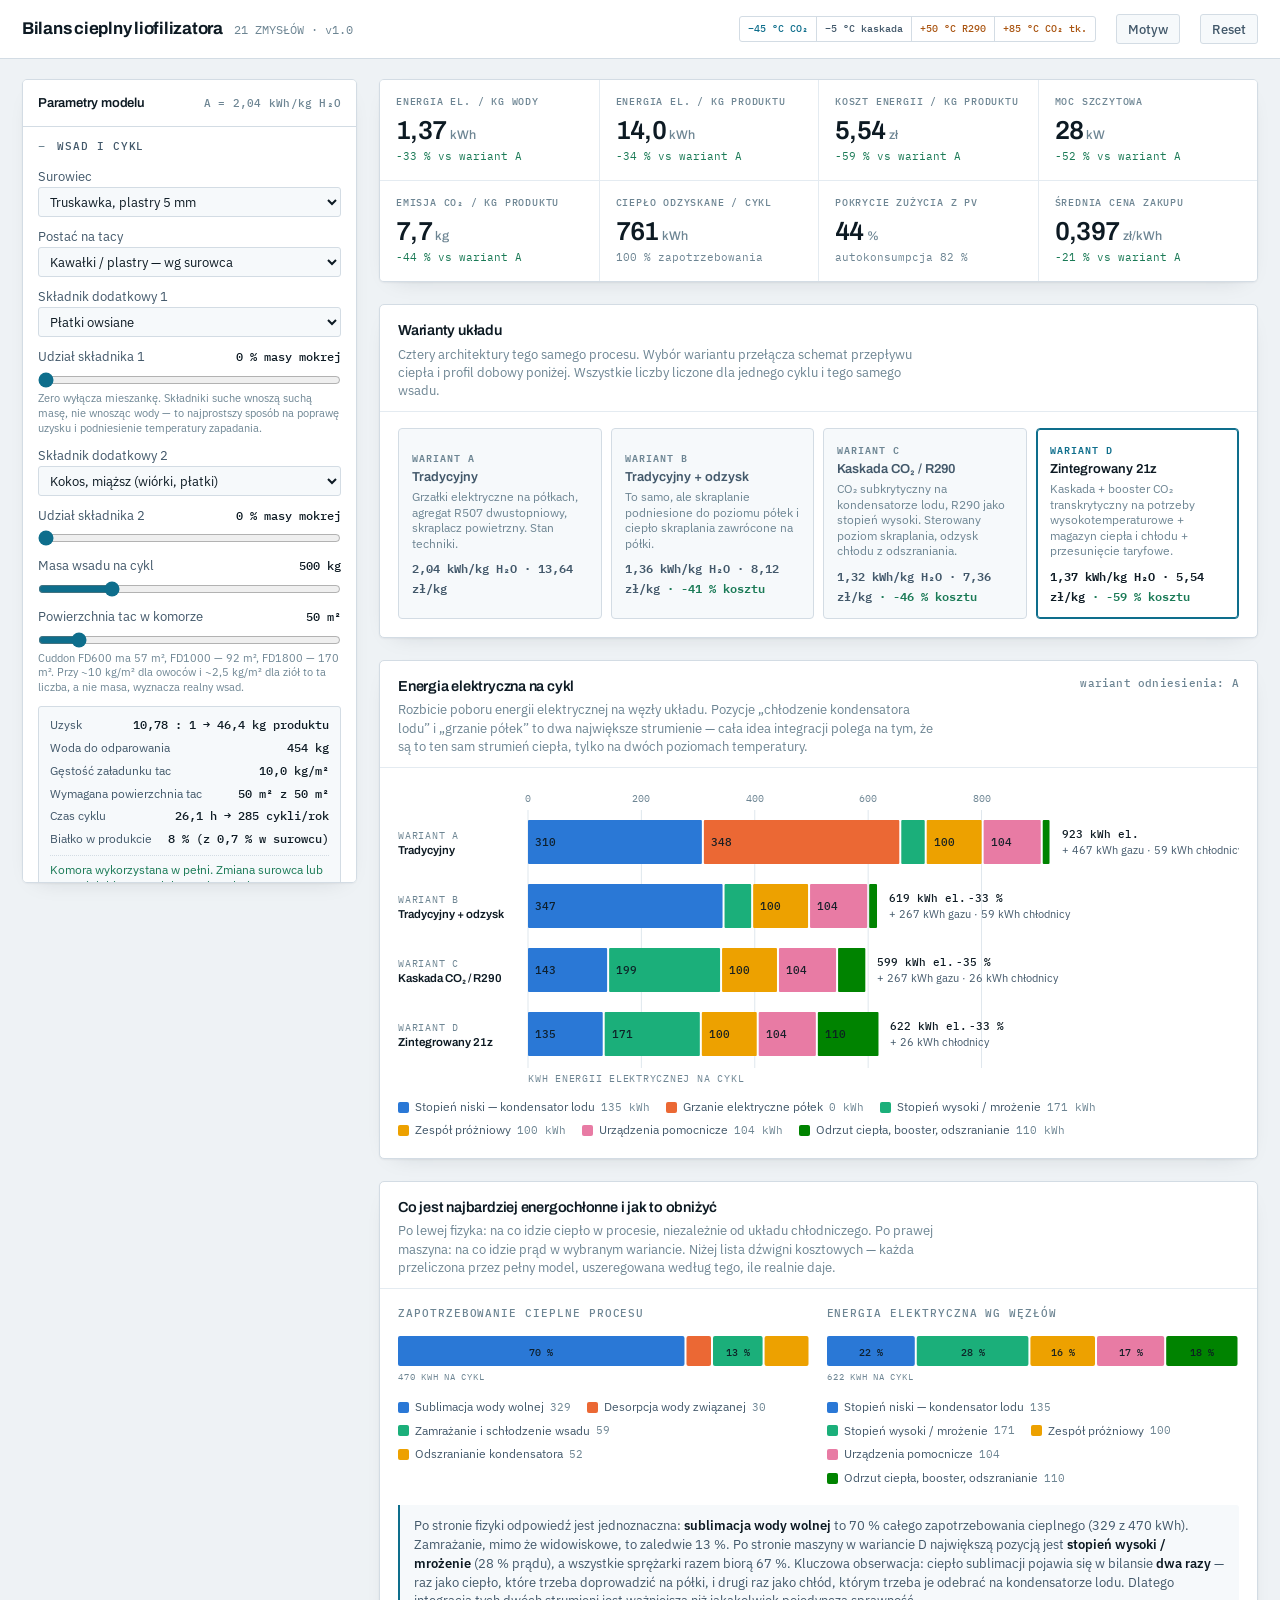
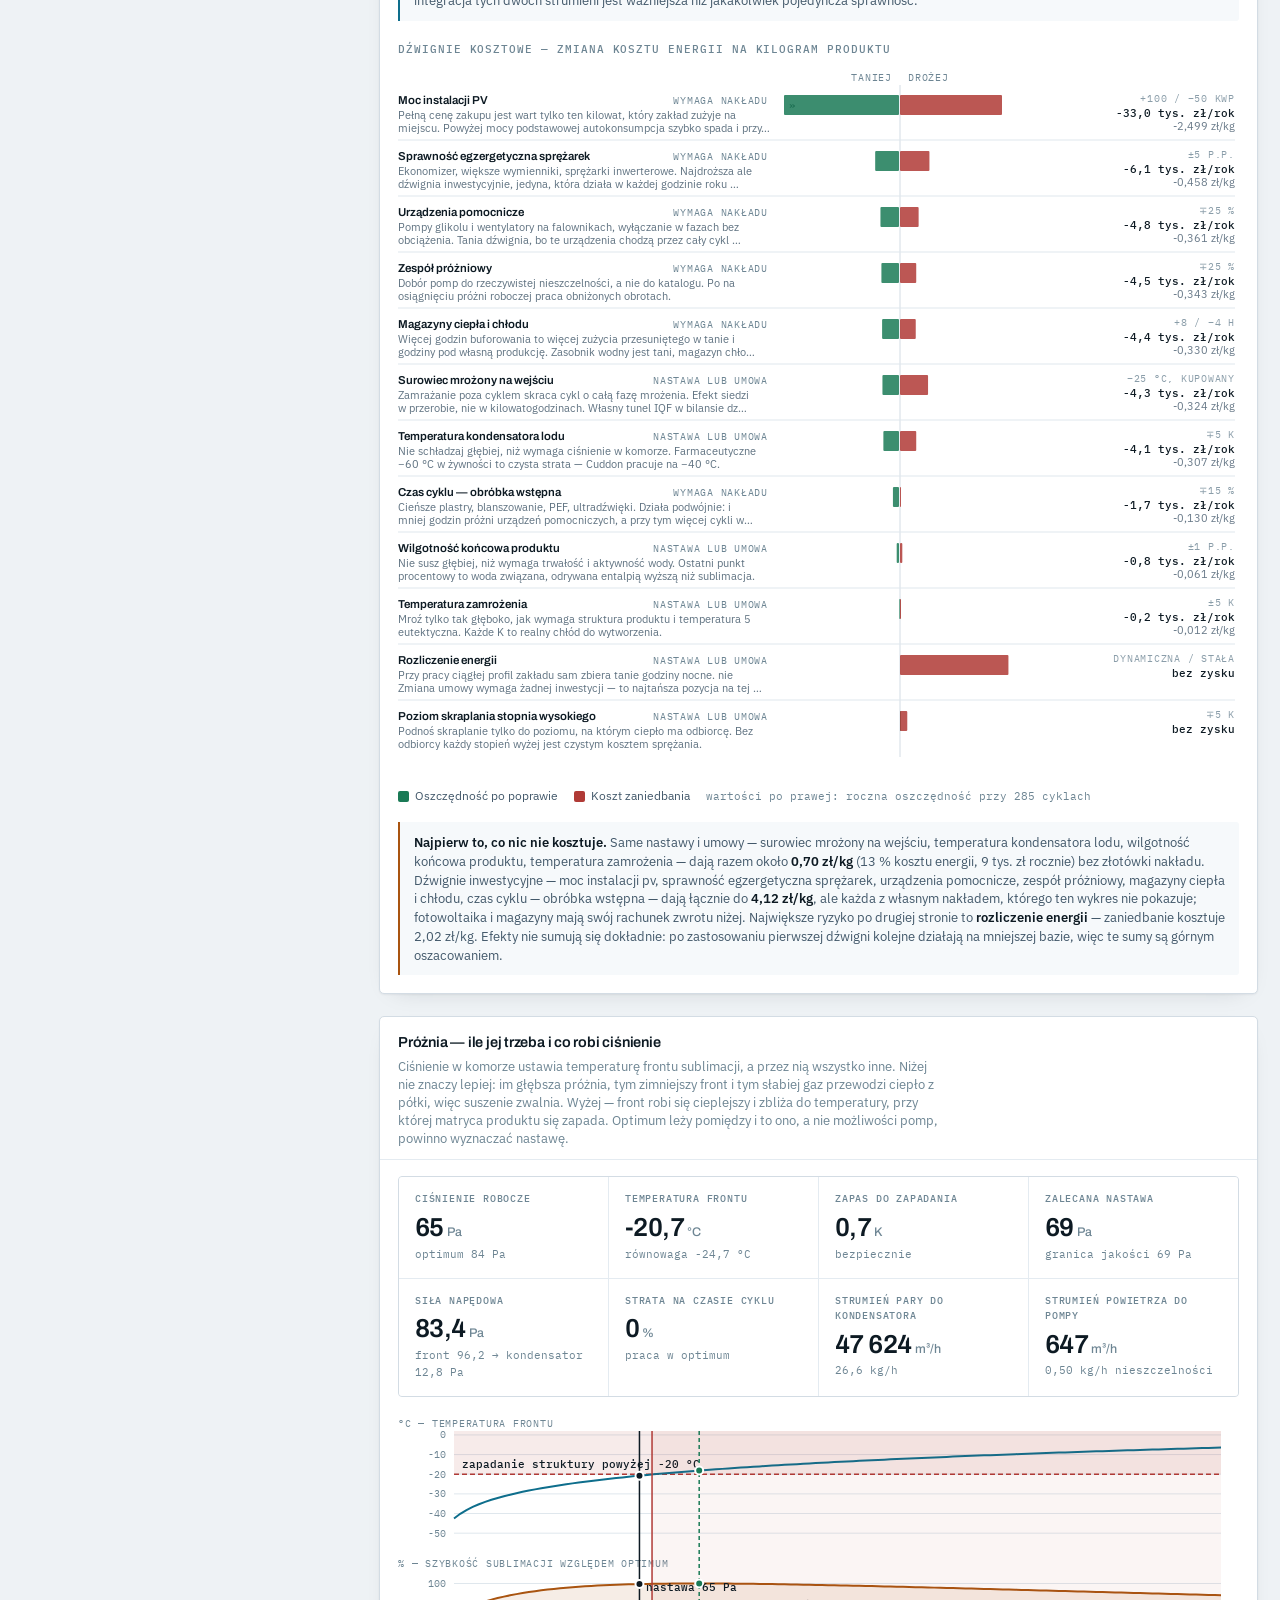
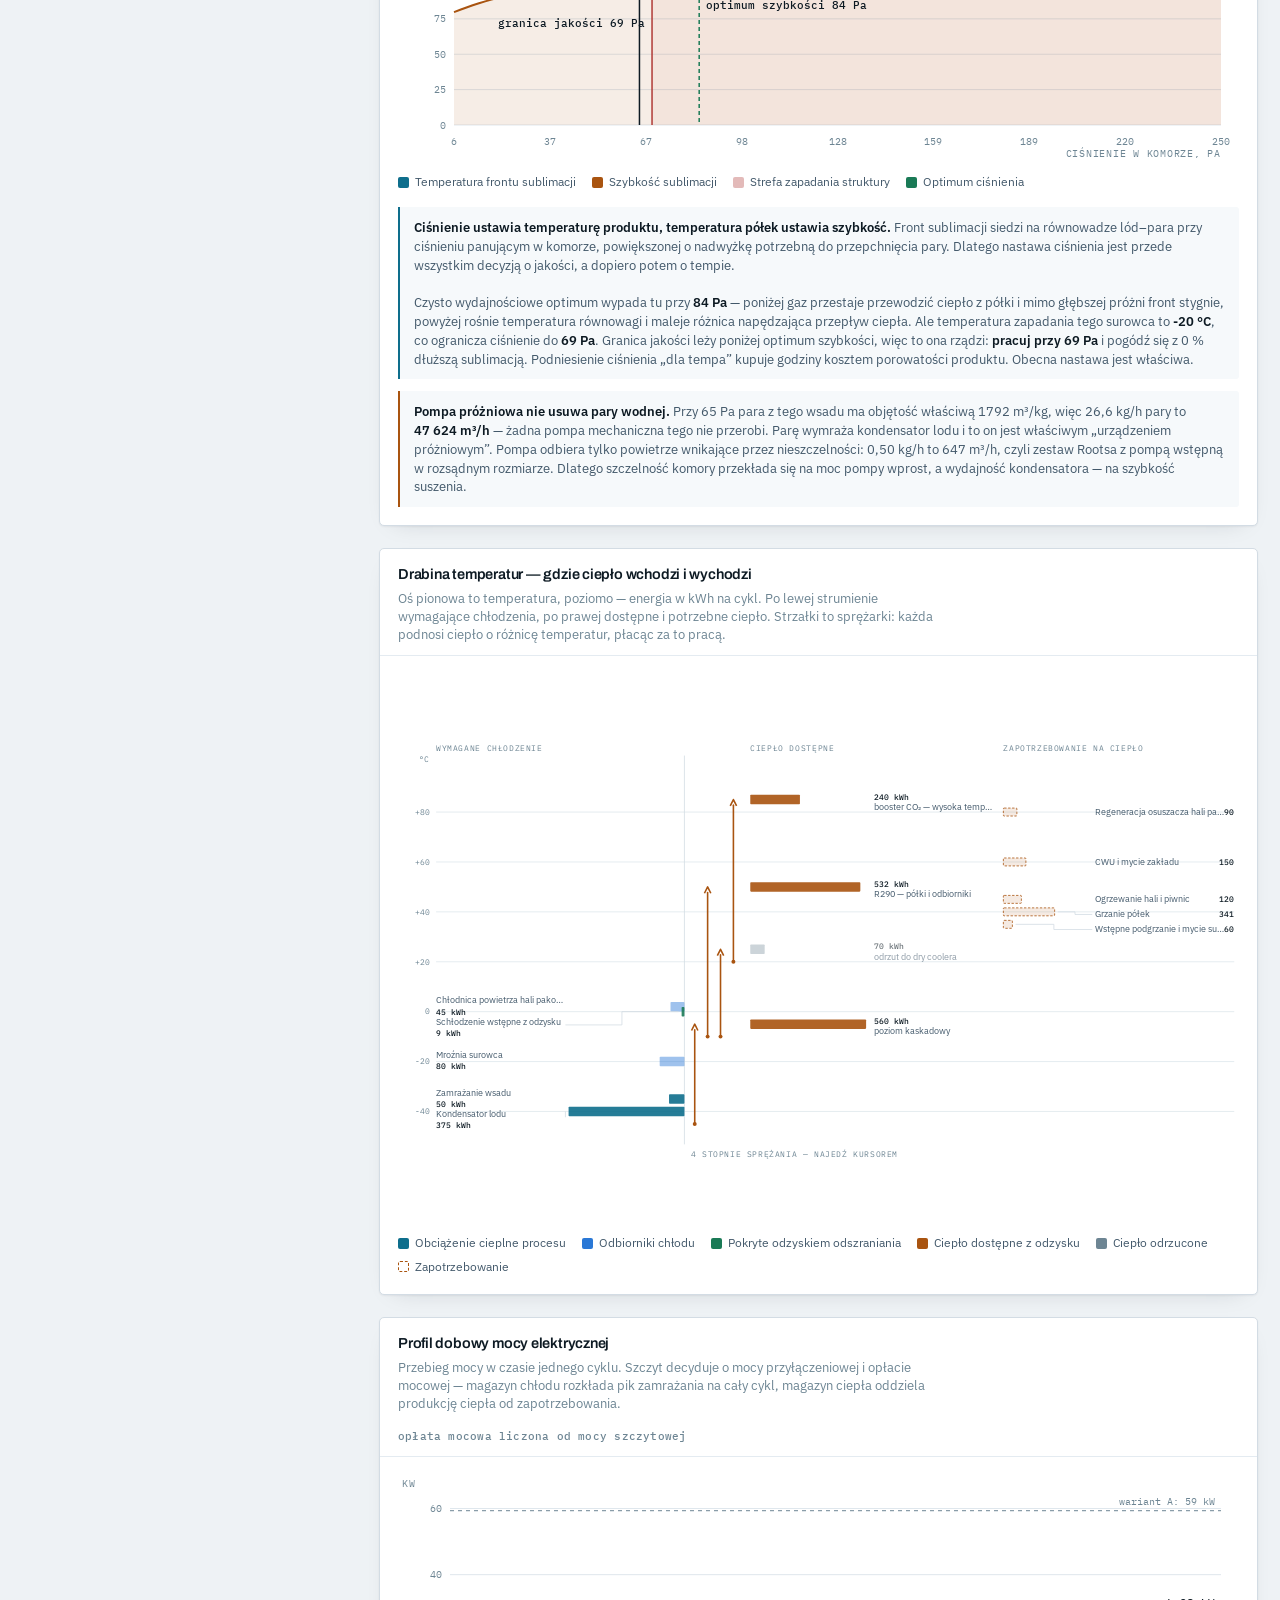
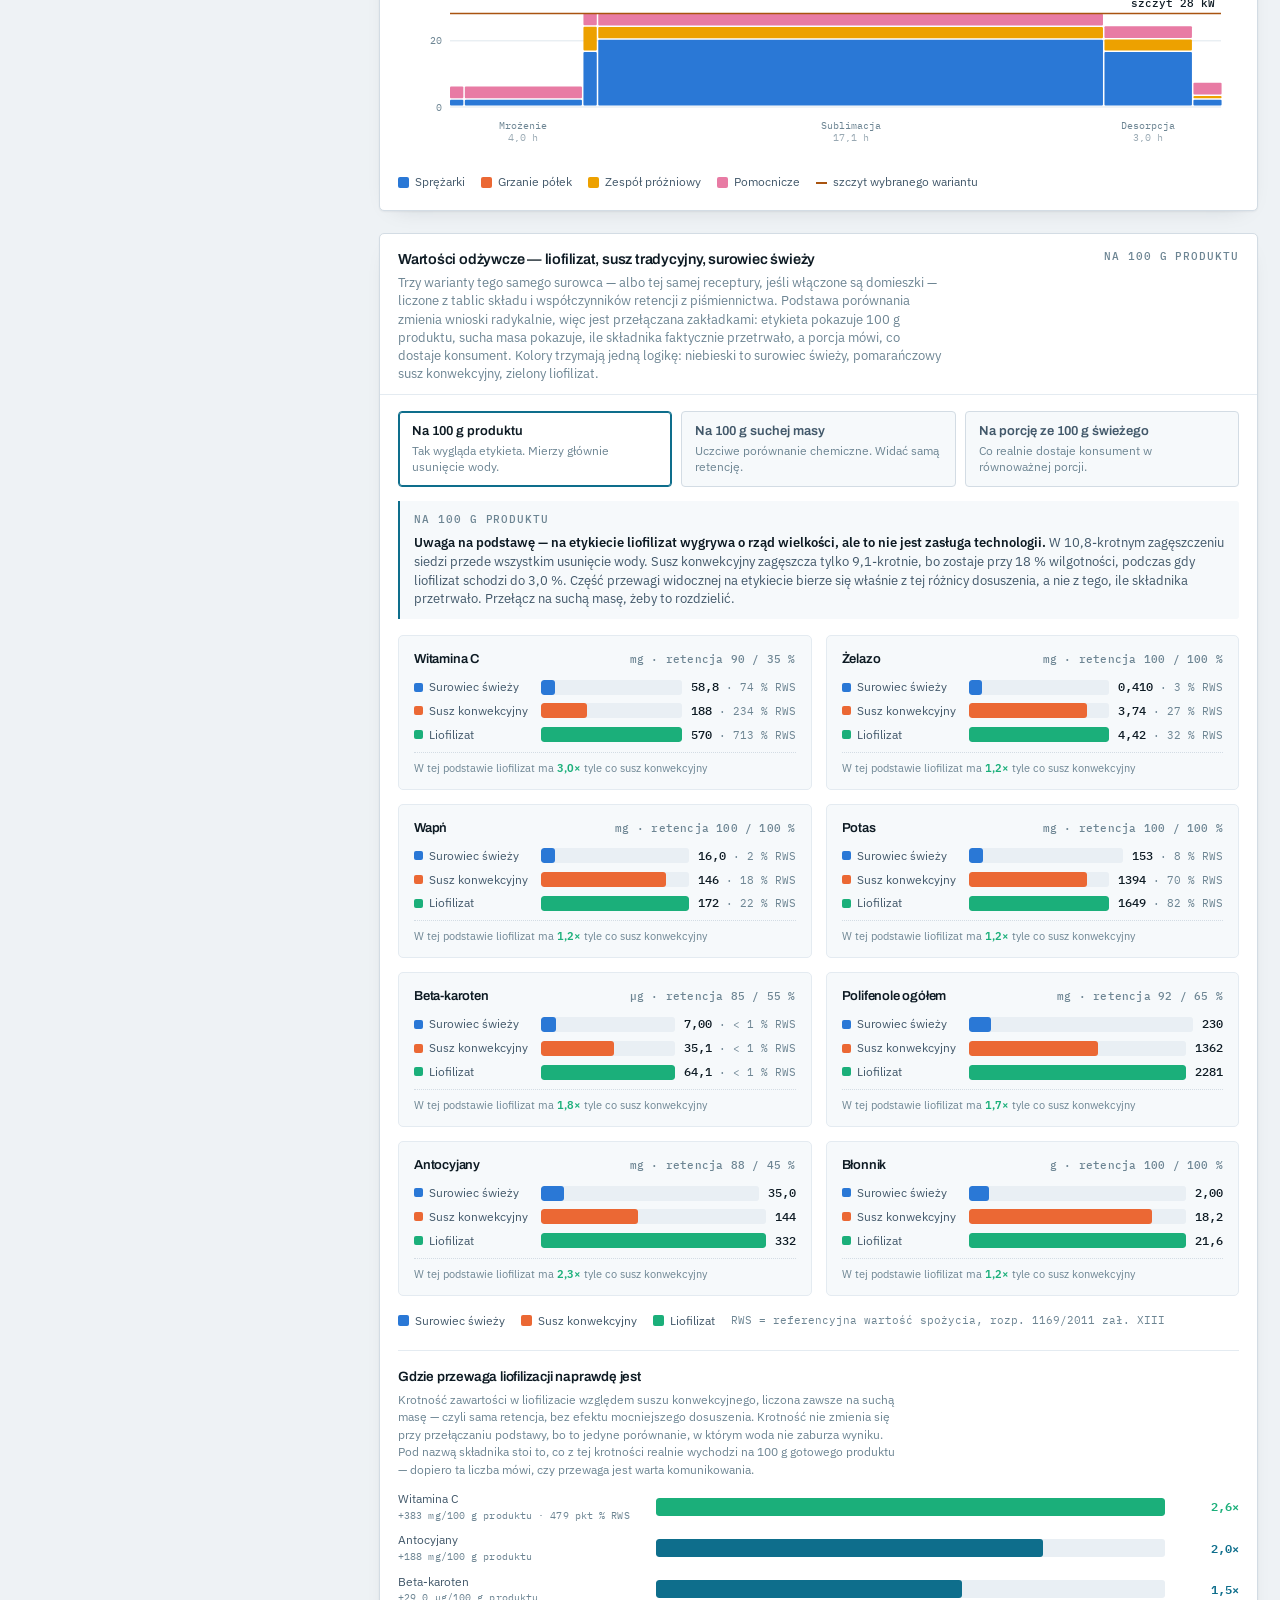
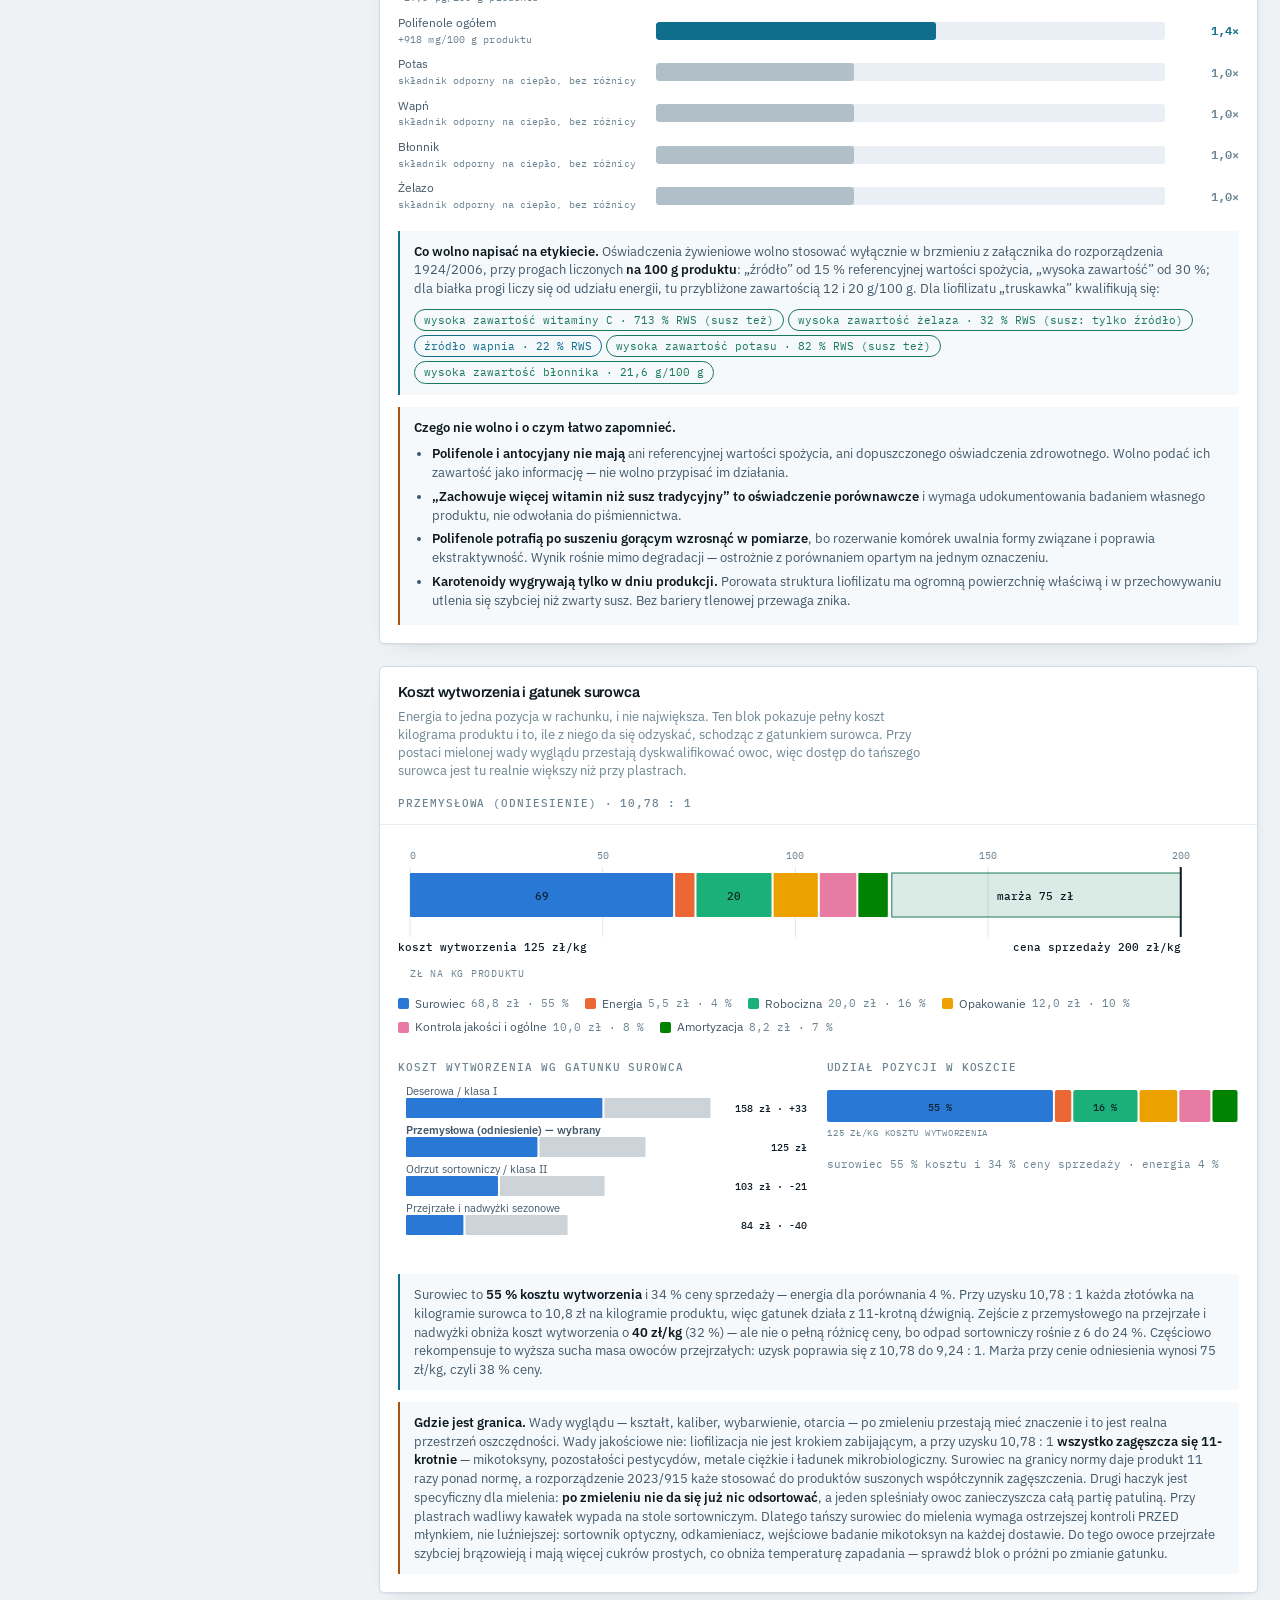
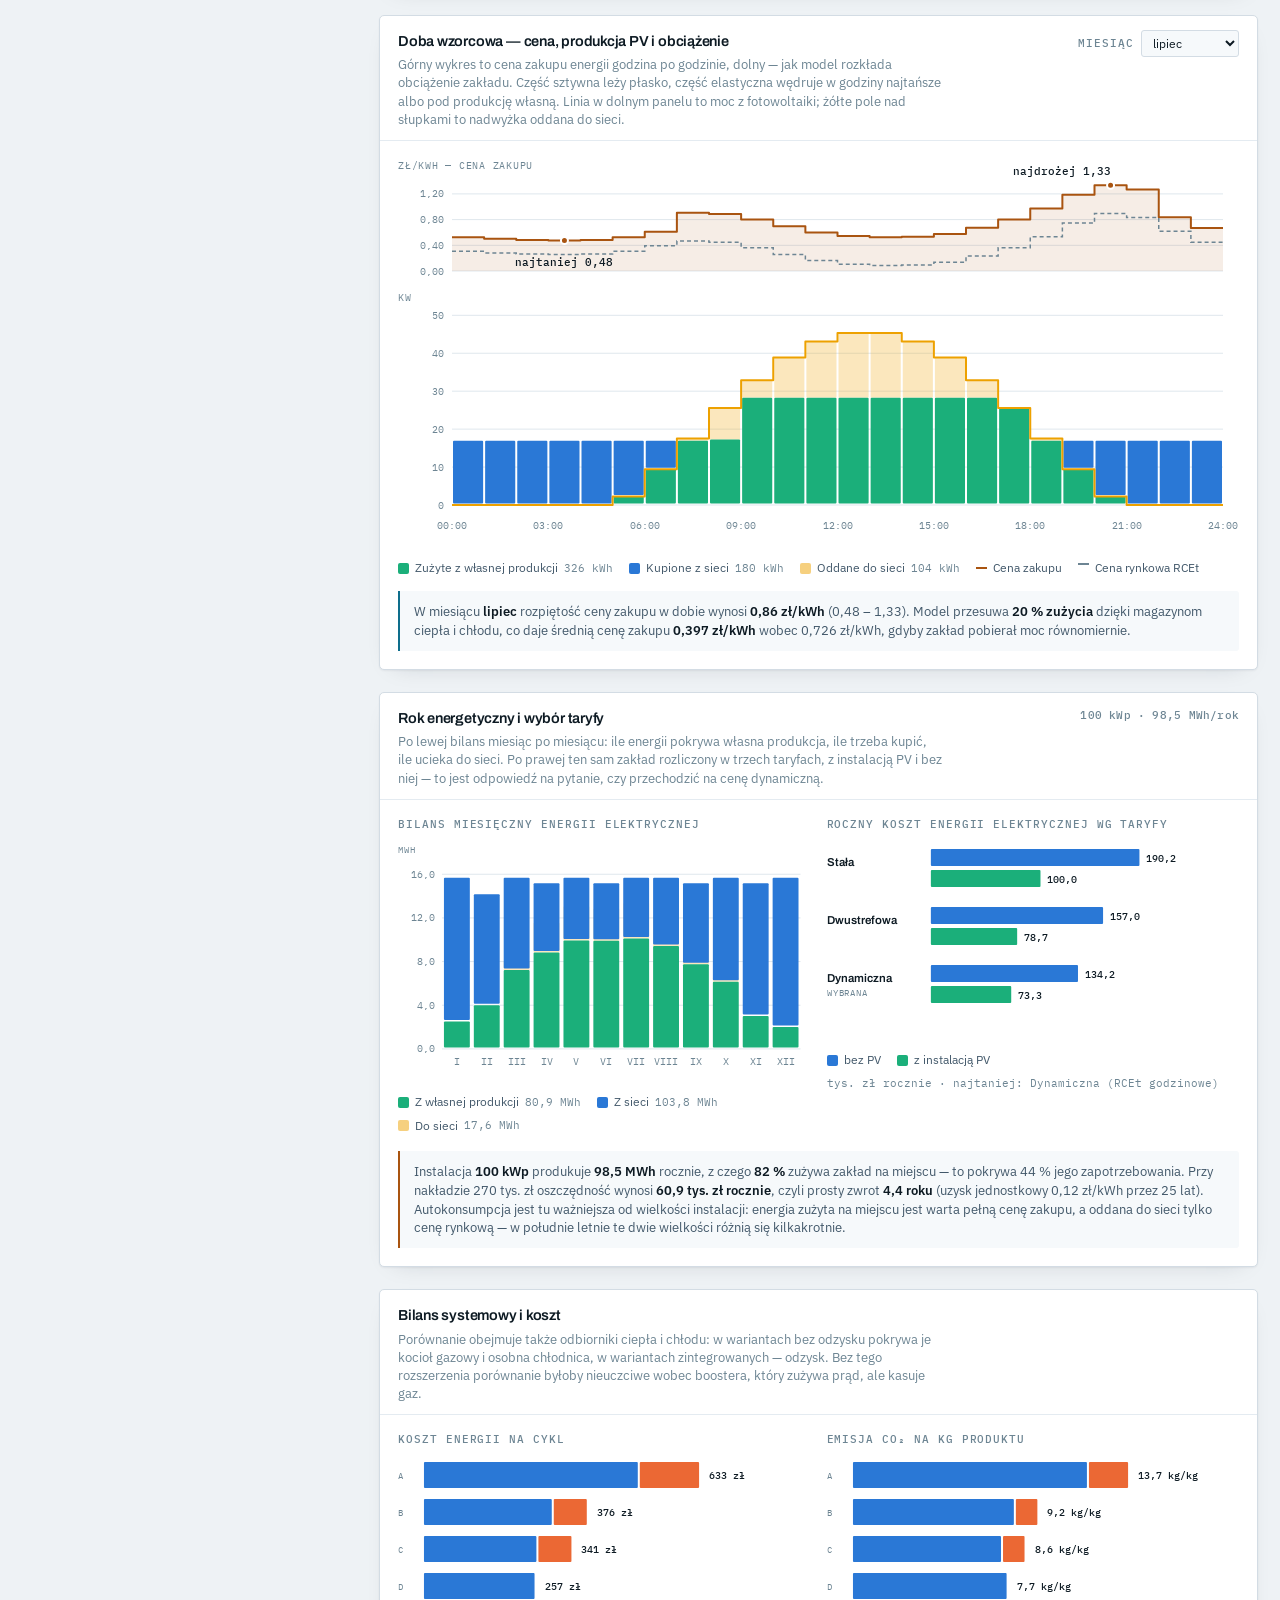
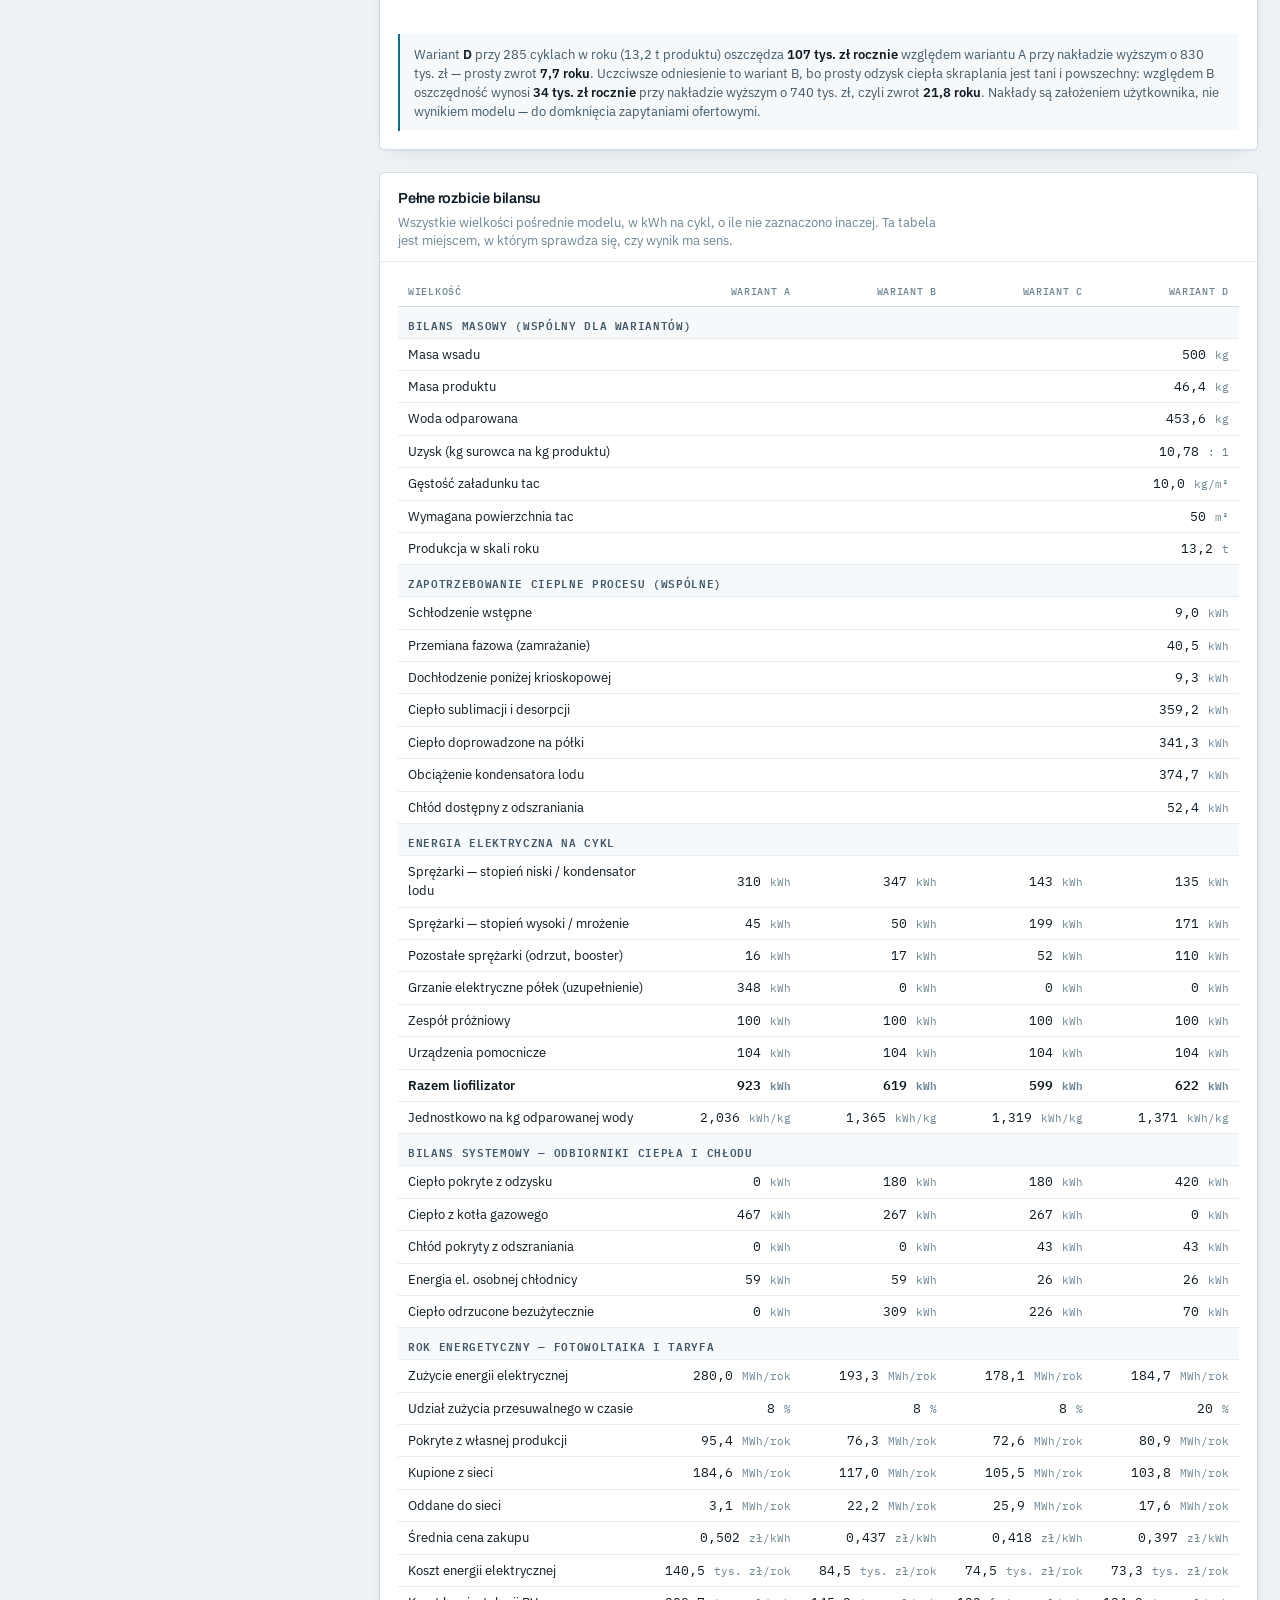
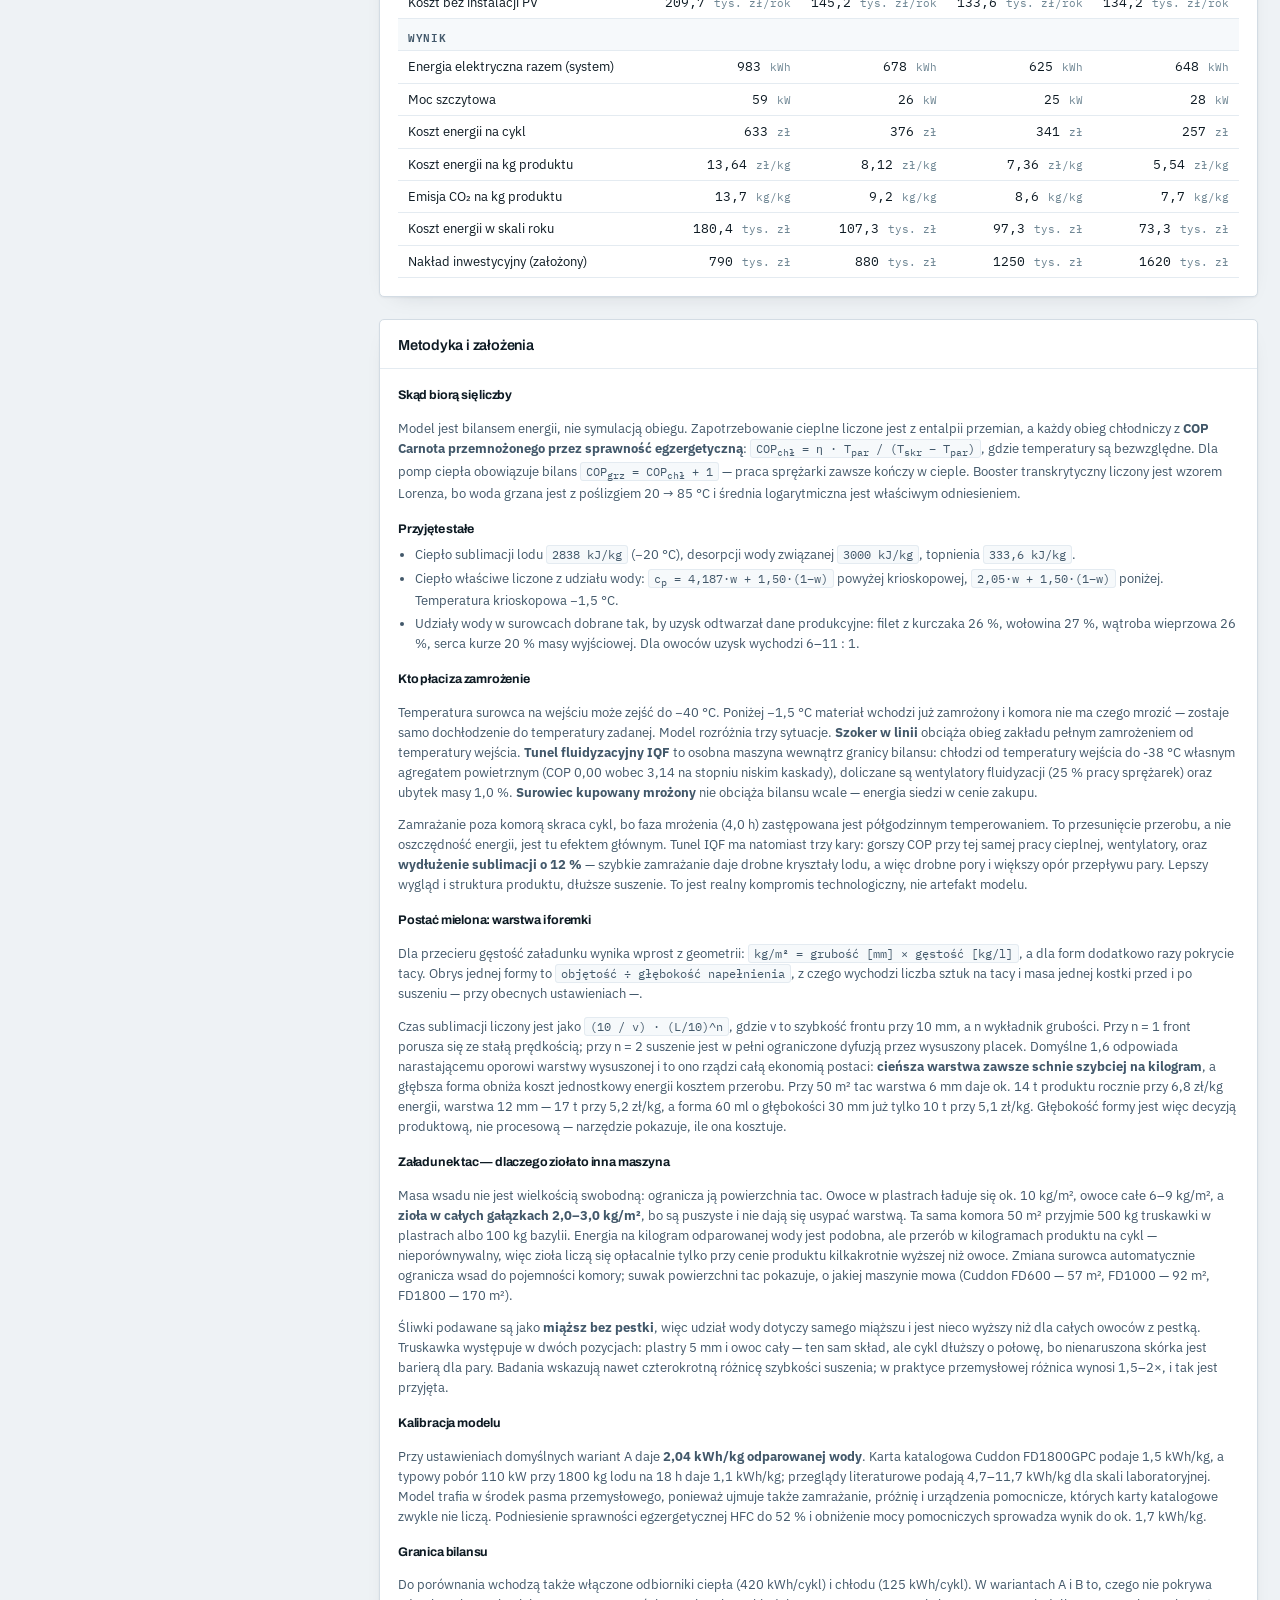
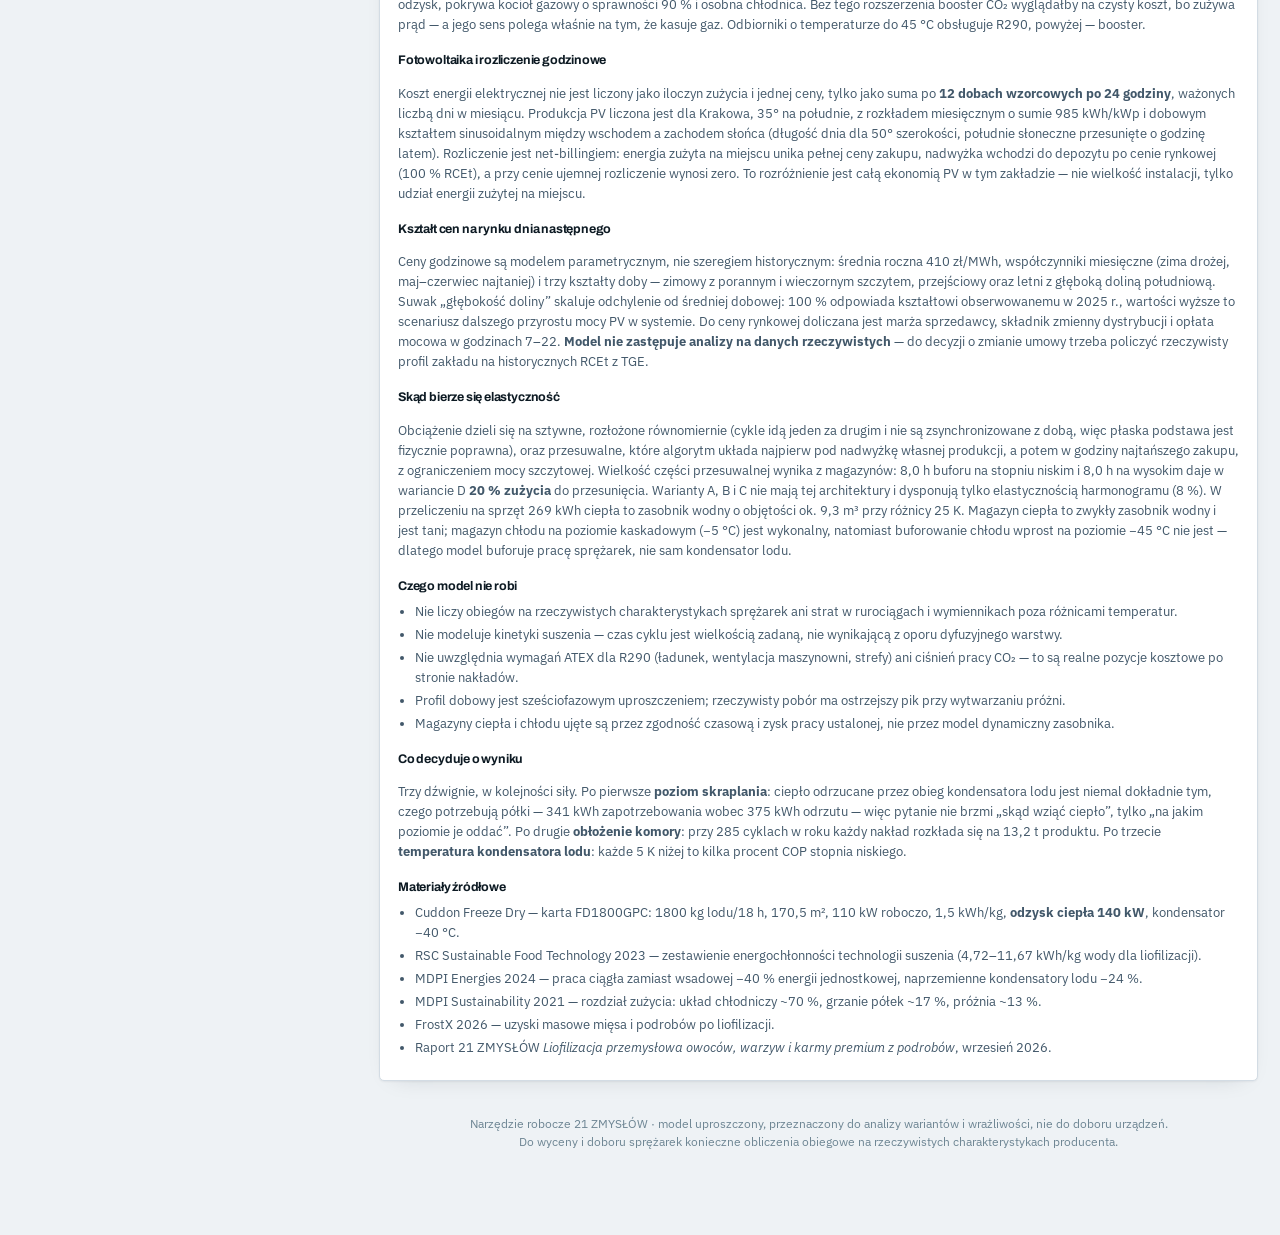
<file: referencje/symulator-bilans-cieplny-v1.0.html>
<!DOCTYPE html>
<html lang="pl">
<head>
<meta charset="utf-8">
<meta name="viewport" content="width=device-width, initial-scale=1">
<title>Bilans cieplny liofilizatora</title>
<link rel="preconnect" href="https://fonts.googleapis.com">
<link rel="preconnect" href="https://fonts.gstatic.com" crossorigin>
<link rel="stylesheet" href="https://fonts.googleapis.com/css2?family=Archivo:wght@500;600;700&family=IBM+Plex+Mono:wght@400;500;600&family=IBM+Plex+Sans:wght@400;500;600&display=swap">
<style>
:root{
  color-scheme: light;
  --ground:#eef2f5; --surface:#ffffff; --surface-2:#f6f9fb; --surface-3:#e9eff4;
  --line:#d3dce4; --line-soft:#e4ebf1;
  --ink:#0d1a23; --ink-2:#42586a; --ink-3:#6d8593;
  --cold:#0e6e8c; --cold-soft:#dceef4; --hot:#a95410; --hot-soft:#f8e8da;
  --good:#1a7a56; --warn:#a56c07; --bad:#b03a36;
  --s1:#2a78d6; --s2:#eb6834; --s3:#1baf7a; --s4:#eda100; --s5:#e87ba4; --s6:#008300;
  --grid:#dfe7ed; --shadow:0 1px 2px rgba(13,26,35,.05), 0 8px 24px -16px rgba(13,26,35,.22);
  --font-display:'Archivo', system-ui, -apple-system, sans-serif;
  --font-body:'IBM Plex Sans', system-ui, -apple-system, sans-serif;
  --font-mono:'IBM Plex Mono', ui-monospace, 'SFMono-Regular', monospace;
}
@media (prefers-color-scheme: dark){
  :root:not([data-theme="light"]){
    color-scheme: dark;
    --ground:#0a1119; --surface:#131e28; --surface-2:#18242f; --surface-3:#1e2c38;
    --line:#273644; --line-soft:#1e2c37;
    --ink:#e6eef4; --ink-2:#a6bac8; --ink-3:#7a8e9d;
    --cold:#46b4d2; --cold-soft:#12313d; --hot:#e08b3b; --hot-soft:#3a2413;
    --good:#3aa77c; --warn:#d1962b; --bad:#e07470;
    --s1:#3987e5; --s2:#d95926; --s3:#199e70; --s4:#c98500; --s5:#d55181; --s6:#008300;
    --grid:#243441; --shadow:0 1px 2px rgba(0,0,0,.4), 0 8px 24px -16px rgba(0,0,0,.7);
  }
}
:root[data-theme="dark"]{
  color-scheme: dark;
  --ground:#0a1119; --surface:#131e28; --surface-2:#18242f; --surface-3:#1e2c38;
  --line:#273644; --line-soft:#1e2c37;
  --ink:#e6eef4; --ink-2:#a6bac8; --ink-3:#7a8e9d;
  --cold:#46b4d2; --cold-soft:#12313d; --hot:#e08b3b; --hot-soft:#3a2413;
  --good:#3aa77c; --warn:#d1962b; --bad:#e07470;
  --s1:#3987e5; --s2:#d95926; --s3:#199e70; --s4:#c98500; --s5:#d55181; --s6:#008300;
  --grid:#243441; --shadow:0 1px 2px rgba(0,0,0,.4), 0 8px 24px -16px rgba(0,0,0,.7);
}
*{box-sizing:border-box}
html{-webkit-text-size-adjust:100%}
body{
  margin:0; background:var(--ground); color:var(--ink);
  font-family:var(--font-body); font-size:14px; line-height:1.55;
  font-feature-settings:"kern" 1;
}
h1,h2,h3,h4{font-family:var(--font-display); margin:0; text-wrap:balance; letter-spacing:-.015em}
.mono{font-family:var(--font-mono); font-variant-numeric:tabular-nums}
.lbl{font-family:var(--font-mono); font-size:10.5px; letter-spacing:.09em; text-transform:uppercase; color:var(--ink-3); font-weight:500}
#pvNote,#calibNote,#barUnit,#peakNote{text-transform:none; letter-spacing:.02em}

/* ---------- masthead ---------- */
.masthead{
  border-bottom:1px solid var(--line); background:var(--surface);
  position:sticky; top:0; z-index:40;
}
.masthead-in{max-width:1580px; margin:0 auto; padding:14px 22px; display:flex; align-items:center; gap:20px; flex-wrap:wrap}
.brandmark{display:flex; align-items:baseline; gap:11px; margin-right:auto}
.brandmark h1{font-size:17px; font-weight:700}
.brandmark .sub{font-size:12px; color:var(--ink-3); font-family:var(--font-mono)}
.tempstrip{display:flex; align-items:center; gap:0; border:1px solid var(--line); border-radius:3px; overflow:hidden}
.tempstrip span{
  font-family:var(--font-mono); font-size:10px; padding:4px 8px; font-weight:500;
  border-right:1px solid var(--line); white-space:nowrap
}
.tempstrip span:last-child{border-right:0}
.btn{
  font-family:var(--font-body); font-size:12.5px; font-weight:500; cursor:pointer;
  background:var(--surface-2); color:var(--ink-2); border:1px solid var(--line);
  border-radius:3px; padding:6px 11px;
}
.btn:hover{background:var(--surface-3); color:var(--ink)}
.btn:focus-visible, select:focus-visible, input:focus-visible, summary:focus-visible{outline:2px solid var(--cold); outline-offset:2px}

/* ---------- shell ---------- */
.shell{max-width:1580px; margin:0 auto; padding:20px 22px 64px; display:grid; grid-template-columns:335px minmax(0,1fr); gap:22px; align-items:start}
@media (max-width:1180px){ .shell{grid-template-columns:minmax(0,1fr)} }

/* ---------- controls ---------- */
.panel{background:var(--surface); border:1px solid var(--line); border-radius:5px; box-shadow:var(--shadow)}
#controls{position:sticky; top:74px; max-height:calc(100vh - 96px); overflow-y:auto; overscroll-behavior:contain}
@media (max-width:1180px){ #controls{position:static; max-height:none} }
#controls::-webkit-scrollbar{width:9px}
#controls::-webkit-scrollbar-thumb{background:var(--line); border-radius:9px}
.ctl-head{padding:13px 15px; border-bottom:1px solid var(--line); display:flex; align-items:center; justify-content:space-between; gap:10px}
.ctl-head h2{font-size:13px; font-weight:600}
details.grp{border-bottom:1px solid var(--line-soft)}
details.grp:last-of-type{border-bottom:0}
details.grp>summary{
  padding:10px 15px; cursor:pointer; list-style:none; display:flex; align-items:center; gap:8px;
  font-family:var(--font-mono); font-size:10.5px; letter-spacing:.09em; text-transform:uppercase;
  color:var(--ink-2); font-weight:500; user-select:none;
}
details.grp>summary::-webkit-details-marker{display:none}
details.grp>summary::before{content:"+"; width:11px; color:var(--ink-3); font-size:12px}
details.grp[open]>summary::before{content:"−"}
details.grp>summary:hover{background:var(--surface-2); color:var(--ink)}
.grp-body{padding:2px 15px 14px; display:flex; flex-direction:column; gap:11px}
.f{display:grid; grid-template-columns:1fr auto; gap:3px 10px; align-items:baseline}
.f label{font-size:12.5px; color:var(--ink-2); line-height:1.3}
.f .val{font-family:var(--font-mono); font-size:12px; font-weight:500; color:var(--ink); white-space:nowrap}
.f input[type=range]{grid-column:1/-1; width:100%; margin:2px 0 0; accent-color:var(--cold); height:16px}
.f select, .f input[type=number]{
  grid-column:1/-1; width:100%; font-family:var(--font-body); font-size:12.5px; padding:5px 7px;
  background:var(--surface-2); color:var(--ink); border:1px solid var(--line); border-radius:3px;
}
.f .hint{grid-column:1/-1; font-size:11px; color:var(--ink-3); line-height:1.35}
.sink{display:grid; grid-template-columns:auto 1fr auto; gap:7px; align-items:center; padding:5px 0; border-bottom:1px dotted var(--line-soft)}
.sink:last-child{border-bottom:0}
.sink input[type=checkbox]{accent-color:var(--cold); width:14px; height:14px; margin:0}
.sink .nm{font-size:12px; color:var(--ink-2); line-height:1.25}
.sink .nm b{display:block; font-family:var(--font-mono); font-size:10px; color:var(--ink-3); font-weight:500}
.sink input[type=number]{width:58px; font-family:var(--font-mono); font-size:11.5px; padding:3px 5px; background:var(--surface-2); color:var(--ink); border:1px solid var(--line); border-radius:3px; text-align:right}
.sink.off .nm{opacity:.45}
.pinfo{border:1px solid var(--line); border-radius:3px; background:var(--surface-2); padding:9px 11px; display:flex; flex-direction:column; gap:5px}
.pinfo .pr{display:flex; justify-content:space-between; gap:10px; font-size:11.5px; color:var(--ink-2)}
.pinfo .pr span:last-child{font-family:var(--font-mono); font-variant-numeric:tabular-nums; color:var(--ink); font-weight:500; white-space:nowrap}
.pinfo .pw{font-size:11.5px; line-height:1.4; margin-top:2px; padding-top:6px; border-top:1px dotted var(--line)}
.pinfo .pw.ok{color:var(--good)} .pinfo .pw.warn{color:var(--warn)} .pinfo .pw.bad{color:var(--bad)}
</style>
<style>
/* ---------- results ---------- */
#results{display:flex; flex-direction:column; gap:22px; min-width:0}
.block{background:var(--surface); border:1px solid var(--line); border-radius:5px; box-shadow:var(--shadow); overflow:hidden}
.block-head{padding:14px 18px 12px; border-bottom:1px solid var(--line-soft); display:flex; align-items:flex-start; justify-content:space-between; gap:16px; flex-wrap:wrap}
.block-head h3{font-size:14.5px; font-weight:600}
.block-head p{margin:3px 0 0; font-size:12.5px; color:var(--ink-3); max-width:68ch; line-height:1.45}
.block-body{padding:16px 18px 18px}
.scroll-x{overflow-x:auto}

/* KPI */
.kpis{display:grid; grid-template-columns:repeat(4,minmax(0,1fr)); gap:1px; background:var(--line-soft)}
@media (max-width:1000px){.kpis{grid-template-columns:repeat(2,minmax(0,1fr))}}
@media (max-width:520px){.kpis{grid-template-columns:minmax(0,1fr)}}
.kpi{background:var(--surface); padding:14px 16px 15px}
.kpi .k{font-family:var(--font-mono); font-size:10px; letter-spacing:.08em; text-transform:uppercase; color:var(--ink-3); font-weight:500}
.kpi .v{font-family:var(--font-display); font-size:26px; font-weight:600; line-height:1.1; margin-top:6px; font-variant-numeric:tabular-nums; letter-spacing:-.02em}
.kpi .v small{font-size:12.5px; font-weight:500; color:var(--ink-3); margin-left:3px; letter-spacing:0}
.kpi .d{font-family:var(--font-mono); font-size:11px; margin-top:4px; font-variant-numeric:tabular-nums}
.up{color:var(--bad)} .down{color:var(--good)} .flat{color:var(--ink-3)}

/* scenario switcher */
.scen{display:grid; grid-template-columns:repeat(auto-fit,minmax(168px,1fr)); gap:9px}
.scen button{
  text-align:left; cursor:pointer; padding:11px 13px 12px; border-radius:4px; background:var(--surface-2);
  border:1px solid var(--line); font-family:var(--font-body); color:var(--ink-2); transition:none;
}
.scen button:hover{background:var(--surface-3)}
.scen button[aria-pressed="true"]{background:var(--surface); border-color:var(--cold); box-shadow:inset 0 0 0 1px var(--cold); color:var(--ink)}
.scen .tag{font-family:var(--font-mono); font-size:10px; letter-spacing:.1em; color:var(--ink-3); font-weight:600}
.scen button[aria-pressed="true"] .tag{color:var(--cold)}
.scen .nm{font-family:var(--font-display); font-size:13px; font-weight:600; margin-top:3px; display:block; line-height:1.25}
.scen .ds{font-size:11.5px; color:var(--ink-3); margin-top:4px; display:block; line-height:1.35}
.scen .fig{font-family:var(--font-mono); font-size:12px; font-weight:600; margin-top:7px; display:block; font-variant-numeric:tabular-nums}

/* legend */
.legend{display:flex; flex-wrap:wrap; gap:5px 16px; margin-top:14px}
.legend .li{display:flex; align-items:center; gap:6px; font-size:12px; color:var(--ink-2)}
.legend .sw{width:11px; height:11px; border-radius:2px; flex:none}
.legend .lv{font-family:var(--font-mono); font-size:11px; color:var(--ink-3); font-variant-numeric:tabular-nums}

/* tables */
table{border-collapse:collapse; width:100%; font-size:12.5px}
th,td{padding:6px 10px; text-align:right; border-bottom:1px solid var(--line-soft); white-space:nowrap}
th:first-child,td:first-child{text-align:left; white-space:normal}
thead th{
  font-family:var(--font-mono); font-size:10px; letter-spacing:.07em; text-transform:uppercase;
  color:var(--ink-3); font-weight:500; border-bottom:1px solid var(--line); position:sticky; top:0; background:var(--surface)
}
tbody td.num{font-family:var(--font-mono); font-variant-numeric:tabular-nums}
tbody tr.sec td{background:var(--surface-2); font-weight:600; font-size:11px; font-family:var(--font-mono);
  letter-spacing:.06em; text-transform:uppercase; color:var(--ink-2); padding-top:9px; padding-bottom:5px}
tbody tr.tot td{border-top:1px solid var(--line); font-weight:600}
tbody tr:hover td:not(.pad){background:var(--surface-2)}
td .u{color:var(--ink-3); font-size:11px; margin-left:2px}

/* svg charts */
svg{display:block; max-width:100%}
.ax{stroke:var(--grid); stroke-width:1}
.axtext{font-family:var(--font-mono); font-size:10px; fill:var(--ink-3); font-variant-numeric:tabular-nums}
.axlabel{font-family:var(--font-mono); font-size:9.5px; fill:var(--ink-3); letter-spacing:.08em; text-transform:uppercase}
.vlabel{font-family:var(--font-mono); font-size:10.5px; fill:var(--ink); font-weight:500; font-variant-numeric:tabular-nums}
.slabel{font-family:var(--font-body); font-size:11px; fill:var(--ink-2)}
.sname{font-family:var(--font-display); font-size:11.5px; fill:var(--ink); font-weight:600}

/* callouts */
.note{
  border-left:2px solid var(--cold); background:var(--surface-2); padding:11px 14px; border-radius:0 3px 3px 0;
  font-size:12.5px; color:var(--ink-2); line-height:1.5;
}
.note.warm{border-left-color:var(--hot)}
.note b{color:var(--ink); font-weight:600}
.grid2{display:grid; grid-template-columns:repeat(auto-fit,minmax(290px,1fr)); gap:16px}

/* --- wartości odżywcze --- */
.ngrid{display:grid; grid-template-columns:repeat(auto-fit,minmax(312px,1fr)); gap:14px; margin-top:16px}
.ncard{background:var(--surface-2); border:1px solid var(--line-soft); border-radius:5px; padding:13px 15px 12px}
.ncard .hd{display:flex; justify-content:space-between; align-items:baseline; gap:10px; margin-bottom:9px}
.ncard h4{font-family:var(--font-display); font-size:13px; font-weight:600; margin:0}
.nrow{display:grid; grid-template-columns:118px 1fr auto; gap:9px; align-items:center; margin:6px 0}
.nrow .nm{font-size:11.5px; color:var(--ink-2); display:flex; align-items:center; gap:6px; line-height:1.2; white-space:nowrap}
.nrow .dot{width:9px; height:9px; border-radius:2px; flex:none}
.ntrack{display:block; height:15px; background:var(--surface-3); border-radius:3px; overflow:hidden}
.nfill{display:block; height:100%; border-radius:3px; transition:width .25s ease}
.nval{font-family:var(--font-mono); font-size:11.5px; font-weight:500; white-space:nowrap; font-variant-numeric:tabular-nums}
.nval .rws{color:var(--ink-3); font-weight:400; font-size:10.5px}
.ncard .ft{font-size:11px; color:var(--ink-3); margin-top:8px; padding-top:7px; border-top:1px dotted var(--line)}
.ncard .ft b{color:var(--s3); font-weight:600}
.nadv{margin-top:20px; border-top:1px solid var(--line-soft); padding-top:16px}
.nadv h4{font-family:var(--font-display); font-size:13.5px; font-weight:600; margin:0 0 3px}
.nadv .sub{margin:0 0 12px; font-size:12px; color:var(--ink-3); max-width:72ch; line-height:1.45}
.advrow{display:grid; grid-template-columns:246px 1fr 62px; gap:12px; align-items:center; margin:8px 0}
.advrow .n{font-size:12px; color:var(--ink-2)}
.advrow .b{height:18px; background:var(--surface-3); border-radius:3px; overflow:hidden}
.advrow .b span{display:block; height:100%; border-radius:3px}
.advrow .x{font-family:var(--font-mono); font-size:12px; font-weight:600; text-align:right; font-variant-numeric:tabular-nums}
.chip{display:inline-block; font-family:var(--font-mono); font-size:10.5px; padding:2px 9px; border-radius:20px;
  border:1px solid var(--good); color:var(--good); margin:4px 4px 0 0; line-height:1.55}
.chip.no{border-color:var(--bad); color:var(--bad)}
.chip.mid{border-color:var(--cold); color:var(--cold)}
.nempty{font-size:12.5px; color:var(--ink-3); padding:18px 0; line-height:1.6}
@media (max-width:640px){.nrow{grid-template-columns:104px 1fr auto} .advrow{grid-template-columns:150px 1fr 54px}}
.pill{display:inline-flex; align-items:center; gap:5px; font-family:var(--font-mono); font-size:10.5px;
  padding:2px 7px; border-radius:20px; border:1px solid var(--line); color:var(--ink-2); font-weight:500}
.pill.on{border-color:var(--good); color:var(--good)}
.pill.off{opacity:.5}
.tip{position:fixed; pointer-events:none; z-index:90; background:var(--surface); border:1px solid var(--line);
  border-radius:4px; box-shadow:var(--shadow); padding:8px 11px; font-size:12px; color:var(--ink); opacity:0;
  max-width:270px; line-height:1.45}
.tip.on{opacity:1}
.tip .t{font-family:var(--font-display); font-weight:600; font-size:12.5px; margin-bottom:3px}
.tip .r{display:flex; justify-content:space-between; gap:14px; font-family:var(--font-mono); font-size:11.5px; font-variant-numeric:tabular-nums}
.tip .r span:first-child{color:var(--ink-3)}
.meth{font-size:12.5px; color:var(--ink-2); line-height:1.6}
.meth h4{font-size:12.5px; margin:16px 0 5px; color:var(--ink)}
.meth h4:first-child{margin-top:0}
.meth code{font-family:var(--font-mono); font-size:11.5px; background:var(--surface-2); padding:1px 5px; border-radius:3px; border:1px solid var(--line-soft)}
.meth ul{margin:5px 0; padding-left:17px}
.meth li{margin:3px 0}
.meth a{color:var(--cold)}
.foot{font-size:11.5px; color:var(--ink-3); text-align:center; padding:0 22px 8px; line-height:1.6}
@media (prefers-reduced-motion:reduce){*{animation:none!important; transition:none!important}}
</style>
</head>
<body>

<header class="masthead">
  <div class="masthead-in">
    <div class="brandmark">
      <h1>Bilans cieplny liofilizatora</h1>
      <span class="sub">21 ZMYSŁÓW · v1.0</span>
    </div>
    <div class="tempstrip" aria-label="Poziomy temperatur w układzie">
      <span style="color:var(--cold)">−45 °C CO₂</span>
      <span style="color:var(--ink-2)">−5 °C kaskada</span>
      <span style="color:var(--hot)">+50 °C R290</span>
      <span style="color:var(--hot)">+85 °C CO₂ tk.</span>
    </div>
    <button class="btn" id="themeBtn" type="button">Motyw</button>
    <button class="btn" id="resetBtn" type="button">Reset</button>
  </div>
</header>

<div class="shell">
  <aside class="panel" id="controls">
    <div class="ctl-head"><h2>Parametry modelu</h2><span class="lbl" id="calibNote"></span></div>
    <div id="ctlBody"></div>
  </aside>

  <div id="results">

    <section class="block">
      <div class="kpis" id="kpiRow"></div>
    </section>

    <section class="block">
      <div class="block-head">
        <div>
          <h3>Warianty układu</h3>
          <p>Cztery architektury tego samego procesu. Wybór wariantu przełącza schemat przepływu ciepła i profil dobowy poniżej. Wszystkie liczby liczone dla jednego cyklu i tego samego wsadu.</p>
        </div>
      </div>
      <div class="block-body"><div class="scen" id="scenRow"></div></div>
    </section>

    <section class="block">
      <div class="block-head">
        <div>
          <h3>Energia elektryczna na cykl</h3>
          <p>Rozbicie poboru energii elektrycznej na węzły układu. Pozycje „chłodzenie kondensatora lodu” i „grzanie półek” to dwa największe strumienie — cała idea integracji polega na tym, że są to ten sam strumień ciepła, tylko na dwóch poziomach temperatury.</p>
        </div>
        <span class="lbl" id="barUnit"></span>
      </div>
      <div class="block-body">
        <div class="scroll-x"><svg id="barChart" role="img" aria-label="Porównanie zużycia energii elektrycznej w czterech wariantach"></svg></div>
        <div class="legend" id="barLegend"></div>
      </div>
    </section>

    <section class="block">
      <div class="block-head">
        <div>
          <h3>Co jest najbardziej energochłonne i jak to obniżyć</h3>
          <p>Po lewej fizyka: na co idzie ciepło w procesie, niezależnie od układu chłodniczego. Po prawej maszyna: na co idzie prąd w wybranym wariancie. Niżej lista dźwigni kosztowych — każda przeliczona przez pełny model, uszeregowana według tego, ile realnie daje.</p>
        </div>
      </div>
      <div class="block-body">
        <div class="grid2">
          <div><div class="lbl" style="margin-bottom:9px">Zapotrzebowanie cieplne procesu</div>
            <div class="scroll-x"><svg id="thermSplit" role="img" aria-label="Podział zapotrzebowania cieplnego"></svg></div>
            <div class="legend" id="thermLegend"></div></div>
          <div><div class="lbl" style="margin-bottom:9px">Energia elektryczna wg węzłów</div>
            <div class="scroll-x"><svg id="elecSplit" role="img" aria-label="Podział energii elektrycznej"></svg></div>
            <div class="legend" id="elecLegend"></div></div>
        </div>
        <div class="note" id="dominNote" style="margin:18px 0 20px"></div>
        <div class="lbl" style="margin-bottom:10px">Dźwignie kosztowe — zmiana kosztu energii na kilogram produktu</div>
        <div class="scroll-x"><svg id="levers" role="img" aria-label="Wpływ poszczególnych dźwigni na koszt"></svg></div>
        <div class="legend" id="leverLegend"></div>
        <div class="note warm" id="leverNote" style="margin-top:16px"></div>
      </div>
    </section>

    <section class="block">
      <div class="block-head">
        <div>
          <h3>Próżnia — ile jej trzeba i co robi ciśnienie</h3>
          <p>Ciśnienie w komorze ustawia temperaturę frontu sublimacji, a przez nią wszystko inne. Niżej nie znaczy lepiej: im głębsza próżnia, tym zimniejszy front i tym słabiej gaz przewodzi ciepło z półki, więc suszenie zwalnia. Wyżej — front robi się cieplejszy i zbliża do temperatury, przy której matryca produktu się zapada. Optimum leży pomiędzy i to ono, a nie możliwości pomp, powinno wyznaczać nastawę.</p>
        </div>
      </div>
      <div class="block-body">
        <div class="kpis" id="vacKpi" style="border:1px solid var(--line);border-radius:4px;overflow:hidden;margin-bottom:18px"></div>
        <div class="scroll-x"><svg id="vacChart" role="img" aria-label="Wpływ ciśnienia na temperaturę frontu i szybkość sublimacji"></svg></div>
        <div class="legend" id="vacLegend"></div>
        <div class="note" id="vacNote" style="margin-top:16px"></div>
        <div class="note warm" id="pumpNote" style="margin-top:12px"></div>
      </div>
    </section>

    <section class="block">
      <div class="block-head">
        <div>
          <h3>Drabina temperatur — gdzie ciepło wchodzi i wychodzi</h3>
          <p>Oś pionowa to temperatura, poziomo — energia w kWh na cykl. Po lewej strumienie wymagające chłodzenia, po prawej dostępne i potrzebne ciepło. Strzałki to sprężarki: każda podnosi ciepło o różnicę temperatur, płacąc za to pracą.</p>
        </div>
      </div>
      <div class="block-body"><div class="scroll-x"><svg id="ladder" role="img" aria-label="Diagram poziomów temperatury i przepływów energii"></svg></div><div class="legend" id="ladderLegend"></div></div>
    </section>

    <section class="block">
      <div class="block-head">
        <div>
          <h3>Profil dobowy mocy elektrycznej</h3>
          <p>Przebieg mocy w czasie jednego cyklu. Szczyt decyduje o mocy przyłączeniowej i opłacie mocowej — magazyn chłodu rozkłada pik zamrażania na cały cykl, magazyn ciepła oddziela produkcję ciepła od zapotrzebowania.</p>
        </div>
        <span class="lbl" id="peakNote"></span>
      </div>
      <div class="block-body"><div class="scroll-x"><svg id="profile" role="img" aria-label="Profil mocy elektrycznej w cyklu"></svg></div>
        <div class="legend" id="profLegend"></div>
      </div>
    </section>

    <section class="block" id="nutrBlock">
      <div class="block-head">
        <div>
          <h3>Wartości odżywcze — liofilizat, susz tradycyjny, surowiec świeży</h3>
          <p>Trzy warianty tego samego surowca — albo tej samej receptury, jeśli włączone są domieszki — liczone z tablic składu i współczynników retencji z piśmiennictwa. Podstawa porównania zmienia wnioski radykalnie, więc jest przełączana zakładkami: etykieta pokazuje 100 g produktu, sucha masa pokazuje, ile składnika faktycznie przetrwało, a porcja mówi, co dostaje konsument. Kolory trzymają jedną logikę: niebieski to surowiec świeży, pomarańczowy susz konwekcyjny, zielony liofilizat.</p>
        </div>
        <span class="lbl" id="basisNote"></span>
      </div>
      <div class="block-body">
        <div class="scen" id="nutrTabs" style="grid-template-columns:repeat(auto-fit,minmax(210px,1fr))"></div>
        <div class="note" id="nutrNote" style="margin-top:14px"></div>
        <div id="nutrGrid" class="ngrid"></div>
        <div class="legend" id="nutrLegend" style="margin-top:16px"></div>
        <div class="nadv"><h4>Gdzie przewaga liofilizacji naprawdę jest</h4>
          <p class="sub">Krotność zawartości w liofilizacie względem suszu konwekcyjnego, liczona zawsze na suchą masę — czyli sama retencja, bez efektu mocniejszego dosuszenia. Krotność nie zmienia się przy przełączaniu podstawy, bo to jedyne porównanie, w którym woda nie zaburza wyniku. Pod nazwą składnika stoi to, co z tej krotności realnie wychodzi na 100 g gotowego produktu — dopiero ta liczba mówi, czy przewaga jest warta komunikowania.</p>
          <div id="nutrAdv"></div></div>
        <div class="note" id="claimNote" style="margin-top:18px"></div>
        <div class="note warm" id="cavNote" style="margin-top:12px"></div>
      </div>
    </section>

    <section class="block">
      <div class="block-head">
        <div>
          <h3>Koszt wytworzenia i gatunek surowca</h3>
          <p>Energia to jedna pozycja w rachunku, i nie największa. Ten blok pokazuje pełny koszt kilograma produktu i to, ile z niego da się odzyskać, schodząc z gatunkiem surowca. Przy postaci mielonej wady wyglądu przestają dyskwalifikować owoc, więc dostęp do tańszego surowca jest tu realnie większy niż przy plastrach.</p>
        </div>
        <span class="lbl" id="cogsNote"></span>
      </div>
      <div class="block-body">
        <div class="scroll-x"><svg id="cogsChart" role="img" aria-label="Struktura kosztu wytworzenia"></svg></div>
        <div class="legend" id="cogsLegend"></div>
        <div class="grid2" style="margin-top:22px">
          <div><div class="lbl" style="margin-bottom:9px">Koszt wytworzenia wg gatunku surowca</div>
            <div class="scroll-x"><svg id="gradeChart" role="img" aria-label="Porównanie gatunków surowca"></svg></div></div>
          <div><div class="lbl" style="margin-bottom:9px">Udział pozycji w koszcie</div>
            <div class="scroll-x"><svg id="sharePie" role="img" aria-label="Udział pozycji kosztowych"></svg></div>
            <div class="legend" id="shareLegend"></div></div>
        </div>
        <div class="note" id="rawNote" style="margin-top:18px"></div>
        <div class="note warm" id="riskNote" style="margin-top:12px"></div>
      </div>
    </section>

    <section class="block">
      <div class="block-head">
        <div>
          <h3>Doba wzorcowa — cena, produkcja PV i obciążenie</h3>
          <p>Górny wykres to cena zakupu energii godzina po godzinie, dolny — jak model rozkłada obciążenie zakładu. Część sztywna leży płasko, część elastyczna wędruje w godziny najtańsze albo pod produkcję własną. Linia w dolnym panelu to moc z fotowoltaiki; żółte pole nad słupkami to nadwyżka oddana do sieci.</p>
        </div>
        <label class="lbl" style="display:flex;align-items:center;gap:7px">Miesiąc
          <select id="monthSel" style="font-family:var(--font-body);font-size:12px;padding:4px 7px;background:var(--surface-2);color:var(--ink);border:1px solid var(--line);border-radius:3px;text-transform:none;letter-spacing:0"></select>
        </label>
      </div>
      <div class="block-body">
        <div class="scroll-x"><svg id="dayChart" role="img" aria-label="Cena energii i obciążenie w dobie wzorcowej"></svg></div>
        <div class="legend" id="dayLegend"></div>
        <div class="note" id="dayNote" style="margin-top:14px"></div>
      </div>
    </section>

    <section class="block">
      <div class="block-head">
        <div>
          <h3>Rok energetyczny i wybór taryfy</h3>
          <p>Po lewej bilans miesiąc po miesiącu: ile energii pokrywa własna produkcja, ile trzeba kupić, ile ucieka do sieci. Po prawej ten sam zakład rozliczony w trzech taryfach, z instalacją PV i bez niej — to jest odpowiedź na pytanie, czy przechodzić na cenę dynamiczną.</p>
        </div>
        <span class="lbl" id="pvNote"></span>
      </div>
      <div class="block-body"><div class="grid2">
        <div><div class="lbl" style="margin-bottom:9px">Bilans miesięczny energii elektrycznej</div>
          <div class="scroll-x"><svg id="yearChart" role="img" aria-label="Miesięczny bilans energii"></svg></div>
          <div class="legend" id="yearLegend"></div></div>
        <div><div class="lbl" style="margin-bottom:9px">Roczny koszt energii elektrycznej wg taryfy</div>
          <div class="scroll-x"><svg id="tariffChart" role="img" aria-label="Porównanie taryf"></svg></div>
          <div class="legend" id="tariffLegend"></div></div>
      </div>
      <div class="note warm" id="pvPayback" style="margin-top:16px"></div>
      </div>
    </section>

    <section class="block">
      <div class="block-head"><div><h3>Bilans systemowy i koszt</h3>
      <p>Porównanie obejmuje także odbiorniki ciepła i chłodu: w wariantach bez odzysku pokrywa je kocioł gazowy i osobna chłodnica, w wariantach zintegrowanych — odzysk. Bez tego rozszerzenia porównanie byłoby nieuczciwe wobec boostera, który zużywa prąd, ale kasuje gaz.</p></div></div>
      <div class="block-body"><div class="grid2">
        <div><div class="lbl" style="margin-bottom:9px">Koszt energii na cykl</div>
          <div class="scroll-x"><svg id="costChart" role="img" aria-label="Koszt energii w wariantach"></svg></div></div>
        <div><div class="lbl" style="margin-bottom:9px">Emisja CO₂ na kg produktu</div>
          <div class="scroll-x"><svg id="co2Chart" role="img" aria-label="Emisja CO2 w wariantach"></svg></div></div>
      </div>
      <div class="note" id="paybackNote" style="margin-top:16px"></div>
      </div>
    </section>

    <section class="block">
      <div class="block-head"><div><h3>Pełne rozbicie bilansu</h3>
        <p>Wszystkie wielkości pośrednie modelu, w kWh na cykl, o ile nie zaznaczono inaczej. Ta tabela jest miejscem, w którym sprawdza się, czy wynik ma sens.</p></div></div>
      <div class="block-body scroll-x"><table id="fullTable"></table></div>
    </section>

    <section class="block">
      <div class="block-head"><div><h3>Metodyka i założenia</h3></div></div>
      <div class="block-body meth" id="methodology"></div>
    </section>

    <p class="foot">Narzędzie robocze 21 ZMYSŁÓW · model uproszczony, przeznaczony do analizy wariantów i wrażliwości, nie do doboru urządzeń.<br>Do wyceny i doboru sprężarek konieczne obliczenia obiegowe na rzeczywistych charakterystykach producenta.</p>
  </div>
</div>
<div class="tip" id="tip" role="status" aria-live="polite"></div>
<script>
"use strict";
/* ============================================================
   1. STAŁE FIZYCZNE I DANE SUROWCOWE
   ============================================================ */
const LF=333.6, DHS=2838, DHD=3000, CPI=2.05, CPW=4.187, CPD=1.50, K0=273.15;
const copC=(te,tc,eta)=> tc<=te ? 99 : eta*(te+K0)/(tc-te);
/* prężność pary nasyconej nad lodem — Murphy & Koop 2005, [Pa], T w °C */
function pIce(tC){
  const T=tC+K0;
  return Math.exp(9.550426-5723.265/T+3.53068*Math.log(T)-0.00728332*T);
}
/* odwrotność: temperatura lodu przy zadanej prężności [°C] */
function tIce(p){
  let a=-120, b=0.01;
  for(let i=0;i<26;i++){ const m=(a+b)/2; if(pIce(m)<p) a=m; else b=m; }
  return (a+b)/2;
}
/* współczynnik przejmowania ciepła półka → produkt, rośnie z ciśnieniem i nasyca się */
const kVac=(p,kc,kg,ph)=> kc + kg*p/(p+ph);
/* gęstość strumienia ciepła przy zadanym ciśnieniu komory */
function fluxAt(p,tShelf,kc,kg,ph,dTd){
  const tFront=tIce(p)+dTd;
  return {p, tFront, kv:kVac(p,kc,kg,ph), q:Math.max(0,kVac(p,kc,kg,ph)*(tShelf-tFront))};
}

/* Udział wody dobrany tak, aby uzysk odtwarzał dane produkcyjne (mięso i podroby — FrostX 2026),
   dla pozostałych wg tablic składu (USDA / tablice IŻŻ). `d` to gęstość załadunku tac w kg/m²
   — dla ziół jest kilkakrotnie niższa niż dla owoców i to ona, a nie masa, ogranicza wsad. */
const PRODUCTS={
  truskawka:{n:"Truskawka, plastry 5 mm",      w:.910, t:26, d:10, tc:-20, sp:200, rp:6, pro:0.7, nu:{c:58.8,b12:0,fe:.41,ca:16,k:153,kar:7,pol:230,ant:35,fib:2.0},  g:"Owoce"},
  truskCala:{n:"Truskawka, cała",              w:.910, t:40, d:7, tc:-20, sp:230, rp:6, pro:0.7, nu:{c:58.8,b12:0,fe:.41,ca:16,k:153,kar:7,pol:230,ant:35,fib:2.0},   g:"Owoce"},
  malina:   {n:"Malina, cała",                 w:.860, t:24, d:6, tc:-20, sp:260, rp:9, pro:1.2, nu:{c:26.2,b12:0,fe:.69,ca:25,k:151,kar:12,pol:300,ant:40,fib:6.5},   g:"Owoce"},
  borowka:  {n:"Borówka, cała",                w:.845, t:26, d:8, tc:-22, sp:240, rp:12, pro:0.7, nu:{c:9.7,b12:0,fe:.28,ca:6,k:77,kar:32,pol:525,ant:165,fib:2.4},   g:"Owoce"},
  jablko:   {n:"Jabłko, plastry",              w:.856, t:26, d:10, tc:-22, sp:120, rp:1.5, pro:0.3, nu:{c:4.6,b12:0,fe:.12,ca:6,k:107,kar:27,pol:135,ant:2,fib:2.4},  g:"Owoce"},
  mirabelka:{n:"Mirabelka, bez pestki",        w:.820, t:30, d:9, tc:-22, sp:150, rp:3, pro:0.7, nu:{c:9.5,b12:0,fe:.17,ca:6,k:157,kar:190,pol:320,ant:20,fib:1.4},   g:"Owoce"},
  wegierka: {n:"Węgierka, bez pestki",         w:.825, t:32, d:9, tc:-22, sp:150, rp:3.5, pro:0.7, nu:{c:9.5,b12:0,fe:.17,ca:6,k:157,kar:190,pol:320,ant:20,fib:1.4},   g:"Owoce"},
  renkloda: {n:"Renkloda, bez pestki",         w:.845, t:32, d:9, tc:-22, sp:150, rp:4, pro:0.8, nu:{c:9.5,b12:0,fe:.17,ca:6,k:157,kar:190,pol:320,ant:20,fib:1.4},   g:"Owoce"},
  mango:    {n:"Mango, kostka / plastry",       w:.835, t:26, d:10,  tc:-20, sp:170, rp:8, pro:0.8, nu:{c:36.4,b12:0,fe:.16,ca:11,k:168,kar:640,pol:100,ant:0,fib:1.6},   g:"Owoce"},
  morela:   {n:"Morela, połówki / plastry",     w:.860, t:26, d:9,   tc:-21, sp:160, rp:6, pro:1.4, nu:{c:10.0,b12:0,fe:.39,ca:13,k:259,kar:1094,pol:135,ant:0,fib:2.0},   g:"Owoce"},
  banan:    {n:"Banan, plastry",                w:.750, t:24, d:10,  tc:-18, sp:130, rp:4.5, pro:1.1, nu:{c:8.7,b12:0,fe:.26,ca:5,k:358,kar:26,pol:90,ant:0,fib:2.6}, g:"Owoce"},
  kokos:    {n:"Kokos, miąższ (wiórki, płatki)", w:.470, t:20, d:7,   tc:-15, sp:95, rp:10, fat:33.5, pro:3.3, nu:{c:3.3,b12:0,fe:2.43,ca:14,k:356,kar:0,pol:80,ant:0,fib:9.0}, g:"Owoce"},
  marchew:  {n:"Marchew, kostka",              w:.880, t:24, d:11, tc:-18, sp:110, rp:1.2, pro:0.9, nu:{c:5.9,b12:0,fe:.30,ca:33,k:320,kar:8285,pol:100,ant:0,fib:2.8},  g:"Warzywa"},
  papryka:  {n:"Papryka, paski (blanszowana)", w:.920, t:22, d:8, tc:-20, sp:130, rp:4, pro:1.0, nu:{c:127.7,b12:0,fe:.43,ca:7,k:211,kar:1624,pol:120,ant:0,fib:2.1},   g:"Warzywa"},
  ziemniak: {n:"Ziemniak, kostka (blansz.)",   w:.790, t:22, d:11, tc:-10, sp:70, rp:0.8, pro:2.0, nu:{c:19.7,b12:0,fe:.81,ca:12,k:425,kar:1,pol:60,ant:0,fib:2.2},  g:"Warzywa"},
  majeranek:{n:"Majeranek, całe gałązki",      w:.840, t:16, d:2.5, tc:-20, sp:300, rp:12, pro:3.0, nu:{c:51.0,b12:0,fe:5.0,ca:200,k:300,kar:2400,pol:700,ant:0,fib:7.0}, g:"Zioła — całe gałązki"},
  oregano:  {n:"Oregano, całe gałązki",        w:.720, t:14, d:2.8, tc:-20, sp:280, rp:14, pro:3.4, nu:{c:7.0,b12:0,fe:3.4,ca:232,k:260,kar:2620,pol:900,ant:0,fib:4.2}, g:"Zioła — całe gałązki"},
  rozmaryn: {n:"Rozmaryn, całe gałązki",       w:.680, t:16, d:3.0, tc:-20, sp:280, rp:16, pro:3.3, nu:{c:21.8,b12:0,fe:6.65,ca:317,k:668,kar:2924,pol:850,ant:0,fib:14.1}, g:"Zioła — całe gałązki"},
  bazylia:  {n:"Bazylia, całe gałązki",        w:.900, t:18, d:2.0, tc:-21, sp:320, rp:10, pro:3.2, nu:{c:18.0,b12:0,fe:3.17,ca:177,k:295,kar:3142,pol:800,ant:0,fib:1.6}, g:"Zioła — całe gałązki"},
  pietruszka:{n:"Pietruszka, nać, całe gałązki",w:.860,t:18, d:2.2, tc:-21, sp:300, rp:8, pro:3.0, nu:{c:133.0,b12:0,fe:6.20,ca:138,k:554,kar:5054,pol:600,ant:0,fib:3.3}, g:"Zioła — całe gałązki"},
  lubczyk:  {n:"Lubczyk, całe gałązki",        w:.860, t:18, d:2.2, tc:-21, sp:300, rp:10, pro:3.0, nu:{c:30.0,b12:0,fe:2.5,ca:130,k:470,kar:1800,pol:500,ant:0,fib:3.0}, g:"Zioła — całe gałązki"},
  mleko:    {n:"Mleko pełne",                  w:.875, t:24, d:8,   tc:-24, sp:16, liq:1, rp:2.2, fat:3.5, pro:3.3, nu:{c:0,b12:.45,fe:.03,ca:113,k:132,kar:7,pol:0,ant:0,fib:0}, g:"Nabiał i płyny"},
  serwatka: {n:"Retentat serwatkowy (białko natywne)", w:.750, t:24, d:9,   tc:-22, sp:120, liq:1, rp:3.5, fat:1.0, pro:6.0, nu:{c:0,b12:.30,fe:.10,ca:60,k:160,kar:0,pol:0,ant:0,fib:0}, g:"Nabiał i płyny"},
  smietKok: {n:"Śmietanka kokosowa",            w:.680, t:22, d:8,   tc:-18, sp:180, rp:8, fat:24.0, liq:1, pro:2.3, nu:{c:1.0,b12:0,fe:3.3,ca:16,k:325,kar:0,pol:60,ant:0,fib:2.2}, g:"Nabiał i płyny"},
  twarog:   {n:"Twaróg chudy",                  w:.780, t:24, d:9, tc:-16, sp:200, rp:14, fat:0.5, pro:19.0, liq:1, nu:{c:0,b12:.63,fe:.07,ca:83,k:86,kar:0,pol:0,ant:0,fib:0}, g:"Nabiał i płyny"},
  skyr:     {n:"Skyr / jogurt typu greckiego",  w:.840, t:26, d:8, tc:-20, sp:180, rp:12, fat:0.4, pro:11.0, liq:1, nu:{c:0,b12:.75,fe:.05,ca:110,k:141,kar:2,pol:0,ant:0,fib:0}, g:"Nabiał i płyny"},
  bialkoJaj:{n:"Białko jaja, płynne",           w:.880, t:24, d:8, tc:-15, sp:190, rp:12, fat:0.2, pro:11.0, liq:1, nu:{c:0,b12:.09,fe:.08,ca:7,k:163,kar:0,pol:0,ant:0,fib:0}, g:"Nabiał i płyny"},
  jogurt:   {n:"Jogurt naturalny (kawałki, proszek)",w:.870, t:26, d:8,   tc:-26, sp:160, liq:1, rp:4.5, fat:3.0, pro:3.5, nu:{c:.5,b12:.37,fe:.05,ca:121,k:155,kar:5,pol:0,ant:0,fib:0}, g:"Nabiał i płyny"},
  owies:    {n:"Płatki owsiane",                w:.087, t:14, d:6,  tc:-5,  sp:60,  rp:4,  fat:6.9, dry:1, pro:16.9, nu:{c:0,b12:0,fe:4.72,ca:54,k:429,kar:0,pol:60,ant:0,fib:10.6}, g:"Składniki suche"},
  owiesMaka:{n:"Mąka owsiana",                  w:.080, t:14, d:7,  tc:-5,  sp:60,  rp:6,  fat:7.0, dry:1, pro:13.0, nu:{c:0,b12:0,fe:4.0,ca:50,k:400,kar:0,pol:55,ant:0,fib:6.5}, g:"Składniki suche"},
  blonnik:  {n:"Błonnik owsiany",               w:.060, t:14, d:4,  tc:-4,  sp:80,  rp:12, fat:2.0, dry:1, pro:3.0, nu:{c:0,b12:0,fe:2.0,ca:50,k:200,kar:0,pol:30,ant:0,fib:60.0}, g:"Składniki suche"},
  wpi:      {n:"Izolat serwatkowy WPI 90",      w:.050, t:14, d:8, tc:-6, sp:120, rp:75, fat:0.5, pro:90.0, dry:1, nu:{c:0,b12:1.5,fe:.5,ca:400,k:200,kar:0,pol:0,ant:0,fib:0}, g:"Składniki suche"},
  wpc:      {n:"Koncentrat serwatkowy WPC 80",  w:.050, t:14, d:8, tc:-6, sp:100, rp:50, fat:7.0, pro:80.0, dry:1, nu:{c:0,b12:2.0,fe:.7,ca:450,k:500,kar:0,pol:0,ant:0,fib:0}, g:"Składniki suche"},
  groch:    {n:"Izolat białka grochu",          w:.060, t:14, d:7, tc:-6, sp:90,  rp:40, fat:7.0, pro:80.0, dry:1, nu:{c:0,b12:0,fe:5.0,ca:100,k:100,kar:0,pol:0,ant:0,fib:2.0}, g:"Składniki suche"},
  bialkoOw: {n:"Białko owsiane",                w:.060, t:14, d:7, tc:-6, sp:95,  rp:45, fat:8.0, pro:55.0, dry:1, nu:{c:0,b12:0,fe:4.0,ca:80,k:350,kar:0,pol:40,ant:0,fib:5.0}, g:"Składniki suche"},
  albumina: {n:"Albumina jaja w proszku",       w:.060, t:14, d:6, tc:-7, sp:110, rp:70, fat:0.5, pro:80.0, dry:1, nu:{c:0,b12:.20,fe:.20,ca:60,k:1100,kar:0,pol:0,ant:0,fib:0}, g:"Składniki suche"},
  omp:      {n:"Odtłuszczone mleko w proszku",  w:.040, t:14, d:8, tc:-8, sp:60,  rp:16, fat:1.0, pro:36.0, dry:1, nu:{c:1.5,b12:4.0,fe:.32,ca:1257,k:1794,kar:0,pol:0,ant:0,fib:0}, g:"Składniki suche"},
  malto:    {n:"Maltodekstryna DE 15",          w:.050, t:14, d:8,  tc:-9,  sp:40,  rp:6,  fat:0.0, dry:1, pro:0.0, nu:{c:0,b12:0,fe:0,ca:0,k:5,kar:0,pol:0,ant:0,fib:0}, g:"Składniki suche"},
  macznik:  {n:"Larwy mącznika (Tenebrio)",     w:.620, t:24, d:9, tc:-14, sp:180, rp:18, fat:13.0, pro:19.0, nu:{c:4.0,b12:.50,fe:2.0,ca:42,k:340,kar:0,pol:0,ant:0,fib:2.5}, g:"Mięso i podroby"},
  filet:    {n:"Filet z kurczaka",             w:.749, t:28, d:10, tc:-12, sp:220, rp:16, fat:1.2, pro:23.0, nu:{c:0,b12:.34,fe:.37,ca:5,k:256,kar:5,pol:0,ant:0,fib:0},  g:"Mięso i podroby"},
  wolowina: {n:"Wołowina, plastry",            w:.740, t:28, d:10, tc:-12, sp:220, rp:22, fat:5.0, pro:21.0, nu:{c:0,b12:2.60,fe:2.60,ca:12,k:318,kar:0,pol:0,ant:0,fib:0},  g:"Mięso i podroby"},
  watroba:  {n:"Wątroba wieprzowa",            w:.751, t:26, d:10, tc:-13, sp:200, rp:15, fat:3.5, pro:20.0, nu:{c:23.6,b12:26.0,fe:23.3,ca:9,k:273,kar:0,pol:0,ant:0,fib:0},  g:"Mięso i podroby"},
  serca:    {n:"Serca kurze",                  w:.807, t:28, d:9, tc:-13, sp:200, rp:12, fat:9.3, pro:15.5, nu:{c:3.2,b12:7.30,fe:5.96,ca:12,k:176,kar:0,pol:0,ant:0,fib:0},   g:"Mięso i podroby"},
  sercaWol: {n:"Serca wołowe, kostka",         w:.775, t:28, d:10, tc:-13, sp:200, rp:20, fat:4.0, pro:17.7, nu:{c:2.0,b12:8.50,fe:4.31,ca:7,k:287,kar:0,pol:0,ant:0,fib:0},  g:"Mięso i podroby"},
  zwacz:    {n:"Żwacz wołowy, mielony",        w:.800, t:28, d:10, tc:-12, sp:180, rp:14, fat:4.0, pro:12.0, nu:{c:0,b12:1.40,fe:.65,ca:69,k:67,kar:0,pol:0,ant:0,fib:0},  g:"Mięso i podroby"}
};

const FORMATS={
  kawalki:{n:"Kawałki / plastry — wg surowca"},
  warstwa:{n:"Mielone — warstwa na tacy"},
  formy:  {n:"Mielone — w foremkach na tacy"},
  plyta:  {n:"Mielone — płyta do wykrawania"}
};
const SHAPES={
  prostokat:{n:"Prostokąt / kwadrat", y:92},
  szescian: {n:"Sześciokąt (plaster miodu)", y:88},
  kolo:     {n:"Koło / krążek", y:72},
  gwiazda:  {n:"Gwiazdka, serce, kwiatek", y:48},
  litera:   {n:"Litery i figurki", y:38}
};
const CUTSTAGE={
  sucha:   {n:"Po suszeniu — z suchej płyty"},
  mrozona: {n:"Przed suszeniem — z płyty mrożonej"}
};
/* Referencyjne wartości spożycia (rozp. 1169/2011 zał. XIII) i progi oświadczeń (rozp. 1924/2006) */
const NUTR=[
  {k:"c",   n:"Witamina C",        u:"mg", nrv:80,   ret:[90,35],   g2:"witaminy C"},
  {k:"b12", n:"Witamina B12",      u:"µg", nrv:2.5,  ret:[95,75],   g2:"witaminy B12"},
  {k:"fe",  n:"Żelazo",            u:"mg", nrv:14,   ret:[100,100], g2:"żelaza"},
  {k:"ca",  n:"Wapń",              u:"mg", nrv:800,  ret:[100,100], g2:"wapnia"},
  {k:"k",   n:"Potas",             u:"mg", nrv:2000, ret:[100,100], g2:"potasu"},
  {k:"kar", n:"Beta-karoten",      u:"µg", nrv:9600, ret:[85,55],   g2:"witaminy A"},
  {k:"pol", n:"Polifenole ogółem", u:"mg", nrv:0,    ret:[92,65]},
  {k:"ant", n:"Antocyjany",        u:"mg", nrv:0,    ret:[88,45]},
  {k:"fib", n:"Błonnik",           u:"g",  nrv:0,    ret:[100,100]}
];
const BASIS={
  produkt:{n:"Na 100 g produktu", t:"Na 100 g produktu", d:"Tak wygląda etykieta. Mierzy głównie usunięcie wody."},
  sucha:  {n:"Na 100 g suchej masy", t:"Na 100 g suchej masy", d:"Uczciwe porównanie chemiczne. Widać samą retencję."},
  porcja: {n:"Na porcję z 100 g świeżego", t:"Na porcję ze 100 g świeżego", d:"Co realnie dostaje konsument w równoważnej porcji."}
};
const BASORD=["produkt","sucha","porcja"];

const GRADES={
  deser:   {n:"Deserowa / klasa I", d:55,  loss:2,  dm:0},
  przem:   {n:"Przemysłowa (odniesienie)", d:0, loss:6, dm:0},
  odrzut:  {n:"Odrzut sortowniczy / klasa II", d:-32, loss:14, dm:.5},
  nadwyzka:{n:"Przejrzałe i nadwyżki sezonowe", d:-58, loss:24, dm:1.5}
};
const FRZMODE={
  inline:{n:"Szoker w linii (obieg zakładu)"},
  iqf:   {n:"Tunel fluidyzacyjny IQF (osobna maszyna)"},
  kupny: {n:"Surowiec kupowany mrożony"}
};

const SINKS_H=[
  {id:"h1", n:"Ogrzewanie hali i piwnic",            T:45, q:120, on:true},
  {id:"h2", n:"Wstępne podgrzanie i mycie surowca",  T:35, q:60,  on:true},
  {id:"h3", n:"CWU i mycie zakładu",                 T:60, q:150, on:true},
  {id:"h4", n:"Regeneracja osuszacza hali pakowania",T:80, q:90,  on:true},
  {id:"h5", n:"Pasteryzacja / CIP mleczarni",        T:85, q:200, on:false}
];
const SINKS_C=[
  {id:"c1", n:"Chłodnica powietrza hali pakowania",  T:2,  q:45, on:true},
  {id:"c2", n:"Dojrzewalnia serów",                  T:12, q:60, on:false},
  {id:"c3", n:"Mroźnia surowca",                     T:-20,q:80, on:true}
];

/* --- fotowoltaika: Kraków, 35° S, kWh/kWp miesięcznie (profil typu PVGIS) --- */
const PV_M=[25,40,80,115,130,128,133,122,95,65,30,20];      /* suma 983 kWh/kWp */
const DAYS=[31,28,31,30,31,30,31,31,30,31,30,31];
const DAYLEN=[8.5,10.0,11.9,13.8,15.5,16.3,15.9,14.4,12.5,10.6,8.9,8.1];
const MONTHS=["styczeń","luty","marzec","kwiecień","maj","czerwiec","lipiec","sierpień","wrzesień","październik","listopad","grudzień"];
const MSHORT=["I","II","III","IV","V","VI","VII","VIII","IX","X","XI","XII"];

/* --- kształt doby cen na rynku dnia następnego (RCEt), znormalizowany do średniej 1 --- */
function norm(a){const m=a.reduce((x,y)=>x+y,0)/a.length; return a.map(v=>v/m);}
const SHAPE={
  zima:norm([.80,.74,.70,.69,.72,.82,1.05,1.30,1.35,1.25,1.15,1.08,1.02,1.00,1.02,1.12,1.35,1.60,1.55,1.40,1.25,1.10,.98,.88]),
  przej:norm([.78,.72,.68,.66,.68,.78,.98,1.20,1.15,.98,.80,.65,.55,.52,.55,.70,.92,1.20,1.50,1.65,1.55,1.30,1.05,.90]),
  lato:norm([.72,.66,.62,.60,.62,.72,.92,1.10,1.05,.85,.60,.38,.25,.20,.22,.32,.55,.85,1.25,1.75,2.10,1.95,1.45,1.05])
};
const SEASON=["zima","zima","przej","przej","lato","lato","lato","lato","przej","przej","zima","zima"];
const MONTHF=[1.20,1.15,1.02,.88,.82,.85,.90,.92,.98,1.05,1.15,1.18];
const TARIFFS={flat:{n:"Stała (jednostrefowa)"},zone:{n:"Dwustrefowa (dzień / noc)"},dyn:{n:"Dynamiczna (RCEt godzinowe)"}};

/* Dźwignie kosztowe: każda opisana realną zmianą w obie strony.
   `lepiej` to kierunek poprawy, `gorzej` — koszt zaniedbania. */
const LEVERS=[
 {n:"Sprawność egzergetyczna sprężarek", z:"±5 p.p.",
  lepiej:p=>({etaCO2:p.etaCO2+5, etaR290:p.etaR290+5}), gorzej:p=>({etaCO2:p.etaCO2-5, etaR290:p.etaR290-5}),
  t:"Ekonomizer, większe wymienniki, sprężarki inwerterowe. Najdroższa dźwignia inwestycyjnie, ale jedyna, która działa w każdej godzinie roku i na każdym surowcu."},
 {n:"Czas cyklu — obróbka wstępna", z:"∓15 %",
  lepiej:p=>({tCycle:p.tCycle*0.85}), gorzej:p=>({tCycle:p.tCycle*1.15}),
  t:"Cieńsze plastry, blanszowanie, PEF, ultradźwięki. Działa podwójnie: mniej godzin próżni i urządzeń pomocniczych, a przy tym więcej cykli w roku."},
 {n:"Temperatura kondensatora lodu", z:"∓5 K",
  lepiej:p=>({tIceSurf:p.tIceSurf+5}), gorzej:p=>({tIceSurf:p.tIceSurf-5}),
  t:"Nie schładzaj głębiej, niż wymaga ciśnienie w komorze. Farmaceutyczne −60 °C w żywności to czysta strata — Cuddon pracuje na −40 °C."},
 {n:"Poziom skraplania stopnia wysokiego", z:"∓5 K",
  lepiej:p=>({tCondHT:p.tCondHT-5}), gorzej:p=>({tCondHT:p.tCondHT+5}),
  t:"Podnoś skraplanie tylko do poziomu, na którym ciepło ma odbiorcę. Bez odbiorcy każdy stopień wyżej jest czystym kosztem sprężania."},
 {n:"Urządzenia pomocnicze", z:"∓25 %",
  lepiej:p=>({pAux:p.pAux*0.75}), gorzej:p=>({pAux:p.pAux*1.25}),
  t:"Pompy glikolu i wentylatory na falownikach, wyłączanie w fazach bez obciążenia. Tania dźwignia, bo te urządzenia chodzą przez cały cykl bez przerwy."},
 {n:"Zespół próżniowy", z:"∓25 %",
  lepiej:p=>({pVac:p.pVac*0.75}), gorzej:p=>({pVac:p.pVac*1.25}),
  t:"Dobór pomp do rzeczywistej nieszczelności, a nie do katalogu. Po osiągnięciu próżni roboczej praca na obniżonych obrotach."},
 {n:"Magazyny ciepła i chłodu", z:"+8 / −4 h",
  lepiej:p=>({storeColdH:p.storeColdH+8, storeHeatH:p.storeHeatH+8}),
  gorzej:p=>({storeColdH:Math.max(0,p.storeColdH-4), storeHeatH:Math.max(0,p.storeHeatH-4)}),
  t:"Więcej godzin buforowania to więcej zużycia przesuniętego w tanie godziny i pod własną produkcję. Zasobnik wodny jest tani, magazyn chłodu na poziomie kaskadowym też."},
 {n:"Moc instalacji PV", z:"+100 / −50 kWp",
  lepiej:p=>({pvKwp:p.pvKwp+100}), gorzej:p=>({pvKwp:Math.max(0,p.pvKwp-50)}),
  t:"Pełną cenę zakupu jest wart tylko ten kilowat, który zakład zużyje na miejscu. Powyżej mocy podstawowej autokonsumpcja szybko spada i przyrost korzyści maleje."},
 {n:"Wilgotność końcowa produktu", z:"±1 p.p.",
  lepiej:p=>({wEnd:p.wEnd+1}), gorzej:p=>({wEnd:Math.max(1,p.wEnd-1)}),
  t:"Nie susz głębiej, niż wymaga trwałość i aktywność wody. Ostatni punkt procentowy to woda związana, odrywana entalpią wyższą niż sublimacja."},
 {n:"Temperatura zamrożenia", z:"±5 K",
  lepiej:p=>({tFreeze:p.tFreeze+5}), gorzej:p=>({tFreeze:p.tFreeze-5}),
  t:"Mroź tylko tak głęboko, jak wymaga struktura produktu i temperatura eutektyczna. Każde 5 K to realny chłód do wytworzenia."},
 {n:"Surowiec mrożony na wejściu", z:"−25 °C, kupowany",
  lepiej:p=>({tIn:-25, frzMode:"kupny"}), gorzej:p=>({tIn:15, frzMode:"iqf"}),
  t:"Zamrażanie poza cyklem skraca cykl o całą fazę mrożenia. Efekt siedzi w przerobie, nie w kilowatogodzinach. Własny tunel IQF w bilansie działa odwrotnie."},
 {n:"Rozliczenie energii", z:"dynamiczna / stała",
  lepiej:p=>({tariff:"dyn"}), gorzej:p=>({tariff:"flat"}),
  t:"Przy pracy ciągłej profil zakładu sam zbiera tanie godziny nocne. Zmiana umowy nie wymaga żadnej inwestycji — to najtańsza pozycja na tej liście."}
];
/* nakład: 1 = wymaga inwestycji, 0 = nastawa albo umowa */
[1,1,0,0,1,1,1,1,0,0,0,0].forEach((v,i)=>{ if(LEVERS[i]) LEVERS[i].inv=v; });

const SCEN=[
  {k:"A", nm:"Tradycyjny",        ds:"Grzałki elektryczne na półkach, agregat R507 dwustopniowy, skraplacz powietrzny. Stan techniki."},
  {k:"B", nm:"Tradycyjny + odzysk",ds:"To samo, ale skraplanie podniesione do poziomu półek i ciepło skraplania zawrócone na półki."},
  {k:"C", nm:"Kaskada CO₂ / R290", ds:"CO₂ subkrytyczny na kondensatorze lodu, R290 jako stopień wysoki. Sterowany poziom skraplania, odzysk chłodu z odszraniania."},
  {k:"D", nm:"Zintegrowany 21z",   ds:"Kaskada + booster CO₂ transkrytyczny na potrzeby wysokotemperaturowe + magazyn ciepła i chłodu + przesunięcie taryfowe."}
];

/* ============================================================
   2. PARAMETRY — definicja pól sterujących
   ============================================================ */
const P={
  product:"truskawka", format:"kawalki", batch:500, wEnd:3.0, tCycle:26, avail:85, tFrz:4.0, tDes:3.0, trayArea:50,
  layerMm:12, moldMl:25, moldDepth:18, moldCover:78, pureeDens:1.05, frontSpeed:0.8, sublExp:1.6,
  cutShape:"kolo", cutYield:72, cutStage:"mrozona", scrapRecov:95, scrapPrice:60,
  frzMode:"inline", tIQF:-38, iqfFan:25, iqfLoss:1.0, iqfCrystal:12,
  mix2:"owies", mix2pct:0, mix3:"kokos", mix3pct:0,
  basis:"produkt", wEndTrad:18, retFD:100, retTrad:100,
  grade:"przem", rawPrice:6.0, lossMilledRel:60, labor:20, pack:12, overhead:10, life:15, salePrice:200,
  pCham:65, kC:8, kG:14, pHalf:40, dTdrive:4, airLeak:0.5, collapsePen:14,
  tIn:15, tFreeze:-35, tShelf:40, tIceSurf:-40, tAmb:15,
  tCasc:-5, tCondHT:50, dTe:5, dTcasc:5, dTcAir:25, dTcDry:10, tW1:20, tW2:85,
  etaHFC:45, etaCO2:52, etaR290:45, etaBoost:42, storeBonus:3,
  leak:5, radLeak:3, vapSens:1.3, boundFrac:8, iceFrac:96, etaHeat:98,
  fDefrost:5, fMatch:88, fMatchStore:98, etaBoiler:90,
  pVac:5.5, dutyVac:70, pAux:4.0,
  elDay:0.92, elNight:0.62, gasPrice:0.30, powerFee:219,
  tariff:"dyn", mktMean:410, duckDepth:100, sprzedMar:40, distVar:180, sellShare:100,
  pvKwp:100, pvYield:985, pvCapex:2700, storeHeatH:8, storeColdH:8, flexBase:8, viewMonth:6,
  co2el:0.55, co2gas:0.202,
  capexA:520, capexB:610, capexC:980, capexD:1350,
  sinksH:SINKS_H.map(s=>({...s})), sinksC:SINKS_C.map(s=>({...s}))
};
const P0=JSON.parse(JSON.stringify(P));

const GROUPS=[
 {t:"Wsad i cykl", open:true, f:[
  {k:"product", l:"Surowiec", type:"select", opts:PRODUCTS},
  {k:"format", l:"Postać na tacy", type:"select", opts:FORMATS},
  {k:"mix2", l:"Składnik dodatkowy 1", type:"select", opts:PRODUCTS},
  {k:"mix2pct", l:"Udział składnika 1", u:"% masy mokrej", min:0, max:70, step:1,
   h:"Zero wyłącza mieszankę. Składniki suche wnoszą suchą masę, nie wnosząc wody — to najprostszy sposób na poprawę uzysku i podniesienie temperatury zapadania."},
  {k:"mix3", l:"Składnik dodatkowy 2", type:"select", opts:PRODUCTS},
  {k:"mix3pct", l:"Udział składnika 2", u:"% masy mokrej", min:0, max:70, step:1},
  {k:"layerMm", l:"Grubość warstwy przecieru", u:"mm", min:4, max:40, step:1, showIf:"warstwaLub"},
  {k:"cutShape", l:"Kształt wykrojnika", type:"select", opts:SHAPES, showIf:"plyta"},
  {k:"cutYield", l:"Wykorzystanie płyty", u:"%", min:20, max:96, step:1, showIf:"plyta",
   h:"Ile powierzchni płyty zamienia się w kształty. Prostokąty tracą tylko marginesy, koła w układzie sześciokątnym schodzą do ok. 72 %, figurki poniżej 50 %."},
  {k:"cutStage", l:"Moment wykrawania", type:"select", opts:CUTSTAGE, showIf:"plyta"},
  {k:"scrapRecov", l:"Odzysk ażuru do przecieru", u:"%", min:0, max:100, step:1, showIf:"mrozona",
   h:"Ażur z płyty mrożonej wraca prosto do mieszalnika. To jest powód, dla którego warto wykrawać przed suszeniem, a nie po."},
  {k:"scrapPrice", l:"Cena ażuru jako proszku", u:"zł/kg", min:0, max:300, step:5, showIf:"sucha",
   h:"Ażur z suchej płyty nadaje się na granulat albo proszek. Zero oznacza, że traktujesz go jako odpad."},
  {k:"moldMl", l:"Objętość formy", u:"ml", min:2, max:250, step:1, showIf:"formy",
   h:"Objętość jednej foremki. Razem z głębokością napełnienia wyznacza obrys formy, liczbę sztuk na tacy i masę jednej kostki."},
  {k:"moldDepth", l:"Głębokość napełnienia formy", u:"mm", min:4, max:60, step:1, showIf:"formy",
   h:"To ona, a nie objętość, decyduje o czasie sublimacji — front przesuwa się od góry w dół."},
  {k:"moldCover", l:"Pokrycie tacy formami", u:"%", min:40, max:95, step:1, showIf:"formy"},
  {k:"pureeDens", l:"Gęstość przecieru", u:"kg/l", min:.8, max:1.3, step:.01, showIf:"mielone"},
  {k:"frontSpeed", l:"Szybkość frontu sublimacji przy 10 mm", u:"mm/h", min:.3, max:2.0, step:.05, showIf:"mielone",
   h:"Zakres literaturowy 0,3–2,0 mm/h. Czas suszenia w warstwie i w formie wynika wprost z tej wielkości."},
  {k:"sublExp", l:"Wykładnik grubości warstwy", u:"—", min:1.0, max:2.0, step:.05, showIf:"mielone",
   h:"1,0 to front o stałej prędkości, 2,0 to suszenie ograniczone dyfuzją przez wysuszoną warstwę. Rzeczywistość leży pomiędzy — narastający opór wysuszonego placka spowalnia front."},
  {k:"batch", l:"Masa wsadu na cykl", u:"kg", min:50, max:2000, step:25},
  {k:"trayArea", l:"Powierzchnia tac w komorze", u:"m²", min:5, max:400, step:5,
   h:"Cuddon FD600 ma 57 m², FD1000 — 92 m², FD1800 — 170 m². Przy ~10 kg/m² dla owoców i ~2,5 kg/m² dla ziół to ta liczba, a nie masa, wyznacza realny wsad."},
  {k:"_prod", type:"info"},
  {k:"wEnd", l:"Wilgotność końcowa", u:"%", min:1, max:8, step:.5},
  {k:"tCycle", l:"Czas cyklu", u:"h", min:12, max:48, step:1},
  {k:"tFrz", l:"Czas zamrażania", u:"h", min:1, max:10, step:.5},
  {k:"tDes", l:"Czas desorpcji", u:"h", min:1, max:8, step:.5},
  {k:"avail", l:"Dostępność ruchowa", u:"%", min:50, max:95, step:1, h:"Ile godzin w roku komora realnie pracuje."}
 ]},
 {t:"Zamrażanie surowca", open:true, f:[
  {k:"tIn", l:"Temperatura surowca na wejściu", u:"°C", min:-40, max:25, step:1,
   h:"Poniżej −1,5 °C surowiec wchodzi już zamrożony i komora nie płaci za zamrażanie. Kto za nie zapłacił, rozstrzyga wybór poniżej."},
  {k:"frzMode", l:"Sposób zamrażania", type:"select", opts:FRZMODE},
  {k:"tIQF", l:"Temperatura powietrza w tunelu IQF", u:"°C", min:-45, max:-25, step:1, showIf:"iqf"},
  {k:"iqfFan", l:"Wentylatory fluidyzacji", u:"% pracy sprężarek", min:5, max:60, step:1, showIf:"iqf",
   h:"Fluidyzacja złoża wymaga dużego strumienia powietrza — to podstawowa różnica energetyczna wobec szokera."},
  {k:"iqfLoss", l:"Ubytek masy w tunelu (dehydratacja)", u:"%", min:0, max:4, step:.1, showIf:"iqf"},
  {k:"iqfCrystal", l:"Wydłużenie sublimacji od drobnych kryształów", u:"%", min:0, max:35, step:1, showIf:"iqf",
   h:"Szybkie mrożenie daje drobne kryształy lodu, a więc drobne pory i większy opór przepływu pary. Lepszy wygląd, dłuższe suszenie."},
  {k:"tFreeze", l:"Temperatura zamrożenia", u:"°C", min:-45, max:-20, step:1},
 ]},
 {t:"Temperatury procesu", f:[
  {k:"tShelf", l:"Średnia temperatura półek", u:"°C", min:15, max:70, step:1},
  {k:"tIceSurf", l:"Temperatura kondensatora lodu", u:"°C", min:-55, max:-30, step:1,
   h:"Cuddon FD1800GPC pracuje na −40 °C. Farmacja schodzi do −60…−80 °C, co jest bardzo drogie energetycznie."},
  {k:"tAmb", l:"Temperatura otoczenia (średnia roczna)", u:"°C", min:-5, max:30, step:1}
 ]},
 {t:"Próżnia i ciśnienie", open:true, f:[
  {k:"pCham", l:"Ciśnienie robocze w komorze", u:"Pa", min:5, max:250, step:1,
   h:"Niżej nie znaczy lepiej. Poniżej ok. 40 Pa przewodzenie ciepła przez gaz zanika i produkt stygnie, powyżej ok. 150 Pa front robi się za ciepły i grozi zapadaniem struktury."},
  {k:"dTdrive", l:"Nadwyżka temperatury frontu nad równowagą", u:"K", min:1, max:12, step:.5,
   h:"O tyle front musi być cieplejszy od temperatury równowagi, żeby przepchnąć parę przez wysuszoną warstwę i kanał do kondensatora."},
  {k:"kC", l:"Przejmowanie ciepła bez udziału gazu", u:"W/m²K", min:2, max:20, step:.5,
   h:"Styk tacy z półką plus promieniowanie. To jedyne, co zostaje przy bardzo niskim ciśnieniu."},
  {k:"kG", l:"Maksymalny udział gazu w przejmowaniu ciepła", u:"W/m²K", min:2, max:30, step:.5},
  {k:"pHalf", l:"Ciśnienie połówkowe udziału gazu", u:"Pa", min:10, max:120, step:5},
  {k:"collapsePen", l:"Obniżenie temperatury zapadania dla przecieru", u:"K", min:0, max:25, step:1, showIf:"mielone",
   h:"Wartości bazowe dotyczą tkanki, w której ściany komórkowe podtrzymują matrycę. Po rozdrobnieniu zostaje sama faza amorficzna cukrów i granica spada do poziomu Tg\u2032 soku, czyli o kilkanaście kelwinów."},
  {k:"airLeak", l:"Nieszczelność komory", u:"kg powietrza/h", min:.05, max:5, step:.05,
   h:"To powietrze, a nie parę wodną, usuwa pompa próżniowa. Parę wymraża kondensator lodu."}
 ]},
 {t:"Obiegi chłodnicze", f:[
  {k:"tCasc", l:"Poziom kaskadowy CO₂ / R290", u:"°C", min:-20, max:5, step:1},
  {k:"tCondHT", l:"Skraplanie R290 (poziom użytkowy)", u:"°C", min:35, max:70, step:1,
   h:"Podniesienie tego poziomu pozwala R290 obsłużyć więcej odbiorników, ale kosztuje COP. Odbiorniki powyżej tego poziomu przejmuje booster CO₂."},
  {k:"etaCO2", l:"Sprawność egzergetyczna CO₂ (stopień niski)", u:"%", min:35, max:65, step:1},
  {k:"etaR290", l:"Sprawność egzergetyczna R290", u:"%", min:35, max:60, step:1},
  {k:"etaBoost", l:"Sprawność boostera CO₂ transkryt. (Lorenz)", u:"%", min:30, max:60, step:1},
  {k:"etaHFC", l:"Sprawność egzergetyczna agregatu HFC", u:"%", min:30, max:60, step:1,
   h:"Odniesienie dla wariantów tradycyjnych. 0,45 odpowiada dobremu układowi dwustopniowemu R507."},
  {k:"tW2", l:"Temperatura wody z boostera", u:"°C", min:60, max:95, step:1},
  {k:"tW1", l:"Temperatura wody powrotnej", u:"°C", min:5, max:45, step:1},
  {k:"dTe", l:"Różnica na parowniku", u:"K", min:2, max:12, step:1},
  {k:"dTcasc", l:"Różnica w wymienniku kaskadowym", u:"K", min:2, max:12, step:1},
  {k:"dTcAir", l:"Podniesienie skraplania — skraplacz powietrzny", u:"K", min:10, max:35, step:1},
  {k:"dTcDry", l:"Podniesienie — dry cooler / obieg odrzutu", u:"K", min:5, max:25, step:1}
 ]},
 {t:"Straty, sprawności, magazyny", f:[
  {k:"leak", l:"Udział sublimacji pokryty przeciekiem ciepła", u:"%", min:0, max:15, step:1},
  {k:"radLeak", l:"Dodatkowe obciążenie kondensatora (promieniowanie)", u:"%", min:0, max:10, step:.5},
  {k:"boundFrac", l:"Udział wody związanej (desorpcja)", u:"%", min:0, max:20, step:1},
  {k:"iceFrac", l:"Udział wody wymrożonej", u:"%", min:85, max:99, step:1},
  {k:"etaHeat", l:"Sprawność grzania elektrycznego", u:"%", min:85, max:100, step:1},
  {k:"fDefrost", l:"Koszt odszraniania (warianty A/B)", u:"% E_kond", min:0, max:15, step:1},
  {k:"fMatch", l:"Zgodność czasowa ciepła bez magazynu", u:"%", min:50, max:100, step:1},
  {k:"fMatchStore", l:"Zgodność czasowa z magazynem ciepła", u:"%", min:80, max:100, step:1},
  {k:"storeBonus", l:"Zysk sprawności z pracy ustalonej (magazyn chłodu)", u:"p.p.", min:0, max:8, step:.5},
  {k:"etaBoiler", l:"Sprawność kotła gazowego (odniesienie)", u:"%", min:75, max:105, step:1}
 ]},
 {t:"Urządzenia pomocnicze", f:[
  {k:"pVac", l:"Moc zespołu próżniowego", u:"kW", min:1, max:40, step:.5},
  {k:"dutyVac", l:"Obciążenie zespołu próżniowego", u:"%", min:30, max:100, step:5},
  {k:"pAux", l:"Moc urządzeń pomocniczych", u:"kW", min:.5, max:30, step:.5}
 ]},
 {t:"Ceny, taryfa, wskaźniki", f:[
  {k:"elDay", l:"Energia elektryczna — strefa droga", u:"zł/kWh", min:.3, max:2, step:.01},
  {k:"elNight", l:"Energia elektryczna — strefa tania", u:"zł/kWh", min:.2, max:2, step:.01},
  {k:"gasPrice", l:"Gaz ziemny", u:"zł/kWh", min:.1, max:1, step:.01},
  {k:"powerFee", l:"Opłata mocowa", u:"zł/MWh", min:0, max:400, step:5},
  {k:"co2el", l:"Wskaźnik emisji — energia elektryczna", u:"kg/kWh", min:.05, max:.9, step:.01},
  {k:"co2gas", l:"Wskaźnik emisji — gaz", u:"kg/kWh", min:.15, max:.25, step:.002}
 ]},
 {t:"Wartości odżywcze", f:[
  {k:"wEndTrad", l:"Wilgotność suszu tradycyjnego", u:"%", min:8, max:25, step:1,
   h:"Susz konwekcyjny rzadko schodzi poniżej 15–20 % wody. Liofilizat idzie do 2–4 %, więc zagęszcza mocniej — część przewagi na etykiecie bierze się właśnie stąd, nie z retencji."},
  {k:"retFD", l:"Korekta retencji — liofilizacja", u:"% wartości bazowej", min:60, max:120, step:1},
  {k:"retTrad", l:"Korekta retencji — susz konwekcyjny", u:"% wartości bazowej", min:40, max:160, step:1,
   h:"Bazowe współczynniki: witamina C 90 / 35 %, antocyjany 88 / 45, polifenole 92 / 65, beta-karoten 85 / 55, potas i błonnik 100 / 100. Rozrzut w piśmiennictwie jest duży — te suwaki pozwalają go objąć."}
 ]},
 {t:"Surowiec i koszt wytworzenia", open:true, f:[
  {k:"grade", l:"Gatunek surowca", type:"select", opts:GRADES},
  {k:"rawPrice", l:"Cena surowca — gatunek przemysłowy", u:"zł/kg", min:.5, max:40, step:.1,
   h:"Odniesienie. Truskawka przemysłowa w skupie 2026: 4,0–6,3 zł/kg. Wybór gatunku przelicza tę cenę i odpad sortowniczy."},
  {k:"lossMilledRel", l:"Odpad przy mieleniu wzgl. kawałków", u:"%", min:20, max:100, step:5, showIf:"mielone",
   h:"Wady kształtu, kalibru i wybarwienia nie dyskwalifikują surowca, który i tak trafi pod nóż. Odpaść musi tylko to, co zepsute."},
  {k:"labor", l:"Robocizna", u:"zł/kg produktu", min:0, max:120, step:1},
  {k:"pack", l:"Opakowanie", u:"zł/kg produktu", min:0, max:80, step:1},
  {k:"overhead", l:"Kontrola jakości i koszty ogólne", u:"zł/kg produktu", min:0, max:80, step:1},
  {k:"life", l:"Okres amortyzacji", u:"lat", min:5, max:25, step:1},
  {k:"salePrice", l:"Cena sprzedaży", u:"zł/kg produktu", min:20, max:600, step:5,
   h:"Zmiana surowca podstawia cenę odniesienia dla jego kategorii. Truskawka w plastrach 170–260 zł/kg to dana zweryfikowana; pozostałe są szacunkami rynkowymi do potwierdzenia."}
 ]},
 {t:"Fotowoltaika", open:true, f:[
  {k:"pvKwp", l:"Moc instalacji PV", u:"kWp", min:0, max:600, step:5,
   h:"0 wyłącza fotowoltaikę z modelu. Produkcja liczona dla Krakowa, 35° na południe."},
  {k:"pvYield", l:"Uzysk roczny", u:"kWh/kWp", min:800, max:1200, step:5},
  {k:"pvCapex", l:"Nakład jednostkowy PV", u:"zł/kWp", min:1500, max:4500, step:50}
 ]},
 {t:"Taryfa i rynek energii", open:true, f:[
  {k:"tariff", l:"Sposób rozliczenia energii", type:"select", opts:TARIFFS},
  {k:"mktMean", l:"Średnia cena rynkowa (RCEt)", u:"zł/MWh", min:150, max:800, step:5},
  {k:"duckDepth", l:"Głębokość doliny południowej", u:"%", min:0, max:180, step:5,
   h:"0 spłaszcza dobę do ceny średniej, 100 to kształt obserwowany w 2025 r., powyżej — scenariusz dalszego przyrostu PV w systemie."},
  {k:"sprzedMar", l:"Marża sprzedawcy", u:"zł/MWh", min:0, max:150, step:5},
  {k:"distVar", l:"Dystrybucja — składnik zmienny", u:"zł/MWh", min:50, max:400, step:5},
  {k:"sellShare", l:"Rozliczenie eksportu (net-billing)", u:"% RCEt", min:0, max:100, step:5,
   h:"Nadwyżka trafia do depozytu prosumenckiego po cenie rynkowej. Przy cenie ujemnej rozliczenie wynosi zero."}
 ]},
 {t:"Magazyny i elastyczność", open:true, f:[
  {k:"storeColdH", l:"Magazyn chłodu — bufor pracy stopnia niskiego", u:"h", min:0, max:16, step:.5,
   h:"Zasobnik na poziomie kaskadowym. Ile godzin pracy sprężarki potrafi zbuforować."},
  {k:"storeHeatH", l:"Magazyn ciepła — bufor stopnia wysokiego", u:"h", min:0, max:16, step:.5},
  {k:"flexBase", l:"Elastyczność bez magazynów", u:"%", min:0, max:30, step:1,
   h:"Ile zużycia da się przesunąć samym harmonogramem cykli i fazy zamrażania. Dotyczy wariantów A, B i C."}
 ]},
 {t:"Nakłady inwestycyjne", f:[
  {k:"capexA", l:"Wariant A — układ chłodniczy i grzewczy", u:"tys. zł", min:100, max:4000, step:10},
  {k:"capexB", l:"Wariant B", u:"tys. zł", min:100, max:4000, step:10},
  {k:"capexC", l:"Wariant C", u:"tys. zł", min:100, max:4000, step:10},
  {k:"capexD", l:"Wariant D", u:"tys. zł", min:100, max:4000, step:10}
 ]}
];
/* ============================================================
   2b. SILNIK GODZINOWY — PV, CENY, HARMONOGRAM OBCIĄŻENIA
   ============================================================ */
/* produkcja PV w kW dla każdej godziny doby wzorcowej miesiąca m */
function pvDay(m,p){
  if(p.pvKwp<=0) return new Array(24).fill(0);
  const dl=DAYLEN[m], noon=(m>=3&&m<=9)?13.0:12.0, sr=noon-dl/2;
  const raw=[];
  for(let h=0;h<24;h++){
    const t=h+0.5;
    raw.push(t<=sr||t>=sr+dl ? 0 : Math.pow(Math.sin(Math.PI*(t-sr)/dl),1.25));
  }
  const sum=raw.reduce((a,b)=>a+b,0)||1;
  const daily=PV_M[m]*(p.pvYield/983)*p.pvKwp/DAYS[m];
  return raw.map(v=>v/sum*daily);
}
/* cena rynkowa RCEt w zł/MWh */
function mktDay(m,p){
  const sh=SHAPE[SEASON[m]], d=p.duckDepth/100, base=p.mktMean*MONTHF[m];
  return sh.map(v=>base*(1+(v-1)*d));
}
/* cena zakupu i sprzedaży w zł/kWh */
function pricesDay(m,p){
  const mk=mktDay(m,p);
  const peak=h=>h>=7&&h<22;
  let buy,sell;
  if(p.tariff==="dyn"){
    buy=mk.map((v,h)=>(Math.max(0,v)+p.sprzedMar+p.distVar+(peak(h)?p.powerFee:0))/1000);
    sell=mk.map(v=>Math.max(0,v)*(p.sellShare/100)/1000);
  }else if(p.tariff==="zone"){
    const dear=h=>(h>=7&&h<13)||(h>=16&&h<22);
    buy=mk.map((_,h)=>(dear(h)?p.elDay:p.elNight)+(peak(h)?p.powerFee/1000:0));
    sell=mk.map(v=>Math.max(0,v)*(p.sellShare/100)/1000);
  }else{
    buy=mk.map((_,h)=>p.elDay+(peak(h)?p.powerFee/1000:0));
    sell=mk.map(v=>Math.max(0,v)*(p.sellShare/100)/1000);
  }
  return {mk,buy,sell};
}
/* rozłożenie doby: obciążenie sztywne płasko, elastyczne w najtańsze godziny */
function scheduleDay(m,p,ctx){
  const pv=pvDay(m,p), pr=pricesDay(m,p);
  const flex=ctx.eDay*ctx.flexShare, rigid=ctx.eDay-flex;
  const load=new Array(24).fill(rigid/24);
  let left=flex;
  /* krok 1 — godziny z nadwyżką PV, od najniższej wartości eksportu */
  const o1=[...Array(24).keys()].filter(h=>pv[h]>load[h]).sort((a,b)=>pr.sell[a]-pr.sell[b]);
  for(const h of o1){ if(left<=1e-9) break;
    const room=Math.min(pv[h]-load[h],ctx.pMax-load[h]);
    if(room<=0) continue; const add=Math.min(room,left); load[h]+=add; left-=add; }
  /* krok 2 — reszta wg ceny zakupu */
  const o2=[...Array(24).keys()].sort((a,b)=>pr.buy[a]-pr.buy[b]);
  for(const h of o2){ if(left<=1e-9) break;
    const room=Math.max(0,ctx.pMax-load[h]); if(room<=0) continue;
    const add=Math.min(room,left); load[h]+=add; left-=add; }
  if(left>1e-9){ const per=left/24; for(let h=0;h<24;h++) load[h]+=per; }
  const self=[],imp=[],exp=[];
  let S=0,I=0,E=0,C=0;
  for(let h=0;h<24;h++){
    const sf=Math.min(pv[h],load[h]), i=load[h]-sf, e=pv[h]-sf;
    self.push(sf); imp.push(i); exp.push(e);
    S+=sf; I+=i; E+=e; C+=i*pr.buy[h]-e*pr.sell[h];
  }
  return {pv,load,self,imp,exp,buy:pr.buy,sell:pr.sell,mk:pr.mk,S,I,E,C,unplaced:left};
}
/* bilans roczny dla zadanego zużycia i elastyczności */
function yearly(p,eDay,pMax,flexShare){
  const mo=[]; let S=0,I=0,E=0,C=0,PVy=0;
  const ctx={eDay,pMax:Math.max(pMax,eDay/24*1.05),flexShare};
  for(let m=0;m<12;m++){
    const d=scheduleDay(m,p,ctx), n=DAYS[m];
    mo.push({m,d,n,S:d.S*n,I:d.I*n,E:d.E*n,C:d.C*n,PV:(d.S+d.E)*n});
    S+=d.S*n; I+=d.I*n; E+=d.E*n; C+=d.C*n; PVy+=(d.S+d.E)*n;
  }
  const use=eDay*365;
  return {mo,S,I,E,C,PV:PVy,use,autok:PVy>0?S/PVy*100:0,pokrycie:use>0?S/use*100:0,
          avgBuy:use>0?C/use:0};
}
/* ============================================================
   3. MODEL
   ============================================================ */
function model(p,lite){
  const base=PRODUCTS[p.product], gr=GRADES[p.grade]||GRADES.przem;
  const wBase=Math.max(.02,base.w-(gr.dm||0)/100);
  const comps=[{p:base, w:wBase, s:Math.max(0,100-p.mix2pct-p.mix3pct), rp:p.rawPrice}];
  if(p.mix2pct>0) comps.push({p:PRODUCTS[p.mix2], w:PRODUCTS[p.mix2].w, s:p.mix2pct, rp:PRODUCTS[p.mix2].rp||6});
  if(p.mix3pct>0) comps.push({p:PRODUCTS[p.mix3], w:PRODUCTS[p.mix3].w, s:p.mix3pct, rp:PRODUCTS[p.mix3].rp||6});
  const sTot=comps.reduce((a,c)=>a+c.s,0)||100;
  comps.forEach(c=>c.f=c.s/sTot);
  const mixed=comps.length>1;
  const w=Math.max(.02,comps.reduce((a,c)=>a+c.f*c.w,0));
  const dmTot=comps.reduce((a,c)=>a+c.f*(1-c.w),0);
  /* temperatura zapadania ważona suchą masą — matrycę buduje sucha masa, nie woda.
     Kara za rozdrobnienie dotyczy tylko tkanki, bo nośniki suche nie mają struktury komórkowej. */
  const milledNow=p.format!=="kawalki";
  /* kara za rozdrobnienie dotyczy tylko tkanki: składniki suche i płynne koloidy
     nie mają struktury komórkowej, którą można zniszczyć młynkiem */
  comps.forEach(c=>{ c.tc=(c.p.tc||-20)-((milledNow&&!c.p.dry&&!c.p.liq)?p.collapsePen:0); });
  const tcMix=comps.reduce((a,c)=>a+c.f*(1-c.w)*c.tc,0)/Math.max(1e-9,dmTot);
  const rawMix=comps.reduce((a,c)=>a+c.f*c.rp,0);
  const pr={n:base.n, w, t:comps.reduce((a,c)=>a+c.f*c.p.t,0), d:comps.reduce((a,c)=>a+c.f*(c.p.d||10),0),
    tc:tcMix, sp:base.sp, rp:rawMix, fat:comps.reduce((a,c)=>a+c.f*(c.p.fat||0),0),
    pro:comps.reduce((a,c)=>a+c.f*(c.p.pro||0),0),
    nu:(function(){const o={},any=comps.some(c=>c.p.nu);
      if(!any) return null;
      NUTR.forEach(x=>{o[x.k]=comps.reduce((a,c)=>a+c.f*((c.p.nu&&c.p.nu[x.k])||0),0);});
      return o;})()};
  const wEnd=p.wEnd/100, tFp=-1.5;
  const cpF=CPW*w+CPD*(1-w), cpZ=CPI*w+CPD*(1-w);
  const tCondAir=p.tAmb+p.dTcAir, eH=p.etaHFC/100;

  /* --- postać na tacy: gęstość załadunku i czas sublimacji --- */
  const milled=p.format!=="kawalki";
  let dens=pr.d||10, sublGeo=null, pieces=null, mPieceRaw=0, mPieceDry=0, depth=0;
  if(p.format==="warstwa"||p.format==="plyta"){
    depth=p.layerMm; dens=depth*p.pureeDens; sublGeo=(10/p.frontSpeed)*Math.pow(depth/10,p.sublExp);
  }else if(p.format==="formy"){
    depth=p.moldDepth; dens=depth*p.pureeDens*(p.moldCover/100); sublGeo=(10/p.frontSpeed)*Math.pow(depth/10,p.sublExp);
    const footCm2=p.moldMl/(depth/10);
    pieces=Math.max(1,Math.round(10000*(p.moldCover/100)/footCm2*p.trayArea));
    mPieceRaw=p.moldMl*p.pureeDens/1000;
    mPieceDry=mPieceRaw*(1-w)/(1-wEnd);
  }

  /* --- ubytek masy w tunelu fluidyzacyjnym --- */
  const iqf=p.frzMode==="iqf";
  const mTunel=p.batch, mIn=iqf?p.batch*(1-p.iqfLoss/100):p.batch;
  const dm=mIn*(1-w), mProd=dm/(1-wEnd), mWat=mIn-mProd;

  /* --- czas cyklu: fazy stałe + sublimacja --- */
  const tFrzEff=(p.frzMode==="inline"&&p.tIn>tFp)?p.tFrz:0.5;
  let subl=sublGeo!==null?sublGeo:Math.max(1,p.tCycle-(0.5+p.tFrz+0.5+p.tDes+1.0));
  if(iqf) subl*=(1+p.iqfCrystal/100);

  /* --- próżnia: front sublimacji, przejmowanie ciepła, kara za odejście od optimum --- */
  const tCollapse=pr.tc;
  const vac=fluxAt(p.pCham,p.tShelf,p.kC,p.kG,p.pHalf,p.dTdrive);
  let vacOpt=vac;
  for(let pp=6;pp<=250;pp+=2){
    const v=fluxAt(pp,p.tShelf,p.kC,p.kG,p.pHalf,p.dTdrive);
    if(v.q>vacOpt.q) vacOpt=v;
  }
  let pSafe=5;
  for(let pp=5;pp<=250;pp+=1){ if(tIce(pp)+p.dTdrive<=tCollapse) pSafe=pp; else break; }
  const pWork=Math.min(vacOpt.p,pSafe);          /* zalecana nastawa: optimum ograniczone jakością */
  const pressPen=vac.q>1e-6?vacOpt.q/vac.q:4;
  subl*=Math.min(4,pressPen);
  const collapse=vac.tFront>tCollapse;
  const tCyc=0.5+tFrzEff+0.5+subl+p.tDes+1.0;
  /* strumienie: parę wymraża kondensator, powietrze usuwa pompa */
  const mVap=mWat/Math.max(.1,subl);
  const vVap=461.5*(vac.tFront+K0)/Math.max(1,p.pCham);
  const vAir=287*293.15/Math.max(1,p.pCham);
  const pCond=pIce(p.tIceSurf), dPdrive=pIce(vac.tFront)-pCond;

  /* --- zapotrzebowanie na chłód przy zamrażaniu --- */
  const chlod=(t1,t2)=>{
    if(t2>=t1) return 0;
    if(t1>tFp) return (mIn*cpF*(t1-tFp)+mIn*w*LF*(p.iceFrac/100)+mIn*cpZ*(tFp-t2))/3600;
    return mIn*cpZ*(t1-t2)/3600;
  };
  const Qpre=p.tIn>tFp?mIn*cpF*(p.tIn-tFp)/3600:0;
  const Qlat=p.tIn>tFp?mIn*w*LF*(p.iceFrac/100)/3600:0;
  const Qsen=chlod(p.tIn,p.tFreeze)-Qpre-Qlat;
  let Qfreeze=0, Eiqf=0, copIQF=0, QiqfTh=0;
  if(p.frzMode==="inline"){
    Qfreeze=chlod(p.tIn,p.tFreeze);
  }else if(iqf){
    QiqfTh=chlod(p.tIn,p.tIQF);
    copIQF=copC(p.tIQF-p.dTe,tCondAir,eH);
    Eiqf=QiqfTh/copIQF*(1+p.iqfFan/100);
    Qfreeze=chlod(p.tIQF,p.tFreeze);
  }else{
    Qfreeze=chlod(p.tIn,p.tFreeze);
  }
  const mB=mWat*(p.boundFrac/100), mF=mWat-mB;
  const Qsubl=(mF*DHS+mB*DHD)/3600;
  const Qshelf=Qsubl*(1-p.leak/100);
  const Qice  =Qsubl*(1+p.vapSens/100+p.radLeak/100);
  const Qdefr =mWat*(LF+CPI*(0-p.tIceSurf))/3600;

  /* --- poziomy temperatur --- */
  const tEvIce=p.tIceSurf-p.dTe, tEvFrz=p.tFreeze-p.dTe;
  const tDry=p.tAmb+p.dTcDry, tCondB=Math.max(p.tShelf+10, tDry);
  const eCO=p.etaCO2/100, eR=p.etaR290/100, eB=p.etaBoost/100;

  /* --- odbiorniki --- */
  const sh=p.sinksH.filter(s=>s.on), sc=p.sinksC.filter(s=>s.on);
  const hSum=sh.reduce((a,s)=>a+s.q,0), cSum=sc.reduce((a,s)=>a+s.q,0);
  const hHTlist=sh.filter(s=>s.T<=p.tCondHT-p.dTe), hVHTlist=sh.filter(s=>s.T>p.tCondHT-p.dTe);
  const hHT=hHTlist.reduce((a,s)=>a+s.q,0), hVHT=hVHTlist.reduce((a,s)=>a+s.q,0);
  const hBmax=sh.filter(s=>s.T<=tCondB-p.dTe).reduce((a,s)=>a+s.q,0);
  const Evac=p.pVac*tCyc*(p.dutyVac/100), Eaux=p.pAux*tCyc;
  const etaHt=p.etaHeat/100, fM=p.fMatch/100, fMS=p.fMatchStore/100;
  const R={};

  /* ---------- A: tradycyjny ---------- */
  {
    const ci=copC(tEvIce,tCondAir,eH), cf=copC(tEvFrz,tCondAir,eH);
    const Eice=Qice/ci, Efrz=Qfreeze/cf, Esh=Qshelf/etaHt, Edef=(p.fDefrost/100)*Eice;
    R.A={parts:{Eice,Efrz,Esh,Evac,Eaux,Eoth:Edef}, el:Eice+Efrz+Esh+Evac+Eaux+Edef,
      hCov:0, coldCov:0, Qw:0, Qhot:0, cop:{"CO₂ / HFC −45 °C":ci,"Mrożenie":cf},
      levels:[{T:tCondAir,q:Qice+Eice+Qfreeze+Efrz,lab:"odrzut do atmosfery",waste:true}],
      QthShelfEl:Qshelf, arch:"jednopoziomowy odrzut ciepła"};
  }
  /* ---------- B: tradycyjny + odzysk ---------- */
  {
    const ci=copC(tEvIce,tCondB,eH), cf=copC(tEvFrz,tCondB,eH);
    const Eice=Qice/ci, Efrz=Qfreeze/cf;
    const Qrej=(Qice+Eice)*fM;
    const Qsh=Math.min(Qshelf,Qrej);
    const Esh=(Qshelf-Qsh)/etaHt, Edef=(p.fDefrost/100)*Eice;
    const hCov=Math.min(hBmax,Math.max(0,Qrej-Qsh));
    R.B={parts:{Eice,Efrz,Esh,Evac,Eaux,Eoth:Edef}, el:Eice+Efrz+Esh+Evac+Eaux+Edef,
      hCov, coldCov:0, Qw:Math.max(0,(Qice+Eice+Qfreeze+Efrz)-Qsh-hCov), Qhot:Qsh+hCov,
      cop:{"HFC dwustopniowy":ci,"Mrożenie":cf},
      levels:[{T:tCondB,q:Qice+Eice+Qfreeze+Efrz,lab:"skraplanie podniesione"}],
      QthShelfEl:Qshelf-Qsh, arch:"odzysk ciepła skraplania na półki"};
  }
  /* ---------- C / D: kaskada ---------- */
  const casc=(store,booster,shift)=>{
    const b=store?p.storeBonus/100:0, eLo=eCO+b, eHi=eR+b;
    const c1=copC(tEvIce,p.tCasc,eLo);
    const QpreCov=Math.min(Qpre,Qdefr);
    const Qlow=Qice+(Qfreeze-QpreCov);
    const W1=Qlow/c1, Qcasc=Qlow+W1;
    const tEvHi=p.tCasc-p.dTcasc;
    const c2H=copC(tEvHi,p.tCondHT,eHi), c2L=copC(tEvHi,tDry,eHi);
    const f=store?fMS:fM;
    const demHT=(Qshelf+hHT)/f;
    const QinHT=Math.min(demHT*c2H/(c2H+1),Qcasc);
    const QoutHT=QinHT*(c2H+1)/c2H, WHT=QoutHT-QinHT;
    const Qrem=Qcasc-QinHT, WLT=Qrem/c2L, QLT=Qrem+WLT;
    let Qbo=0,Wbo=0,copBo=0;
    if(booster && hVHT>0 && QLT>0){
      const tlmK=(p.tW2-p.tW1)/Math.log((p.tW2+K0)/(p.tW1+K0));
      copBo=eB*tlmK/Math.max(1,(tlmK-(tDry-5+K0)));
      Qbo=Math.min(hVHT, QLT*copBo/Math.max(.1,copBo-1)); Wbo=Qbo/copBo;
    }
    const QdelHT=QoutHT*f, shDel=Math.min(Qshelf,QdelHT);
    const Esh=Math.max(0,Qshelf-shDel)/etaHt;
    const hCov=Math.min(hHT,Math.max(0,QdelHT-shDel))+Qbo;
    const coldCov=Math.min(cSum,Math.max(0,Qdefr-QpreCov));
    const cop={"CO₂ subkryt. −45 °C":c1,"R290 → poziom użytkowy":c2H,"R290 → odrzut":c2L};
    if(copBo>0) cop["CO₂ transkryt. (grzejny)"]=copBo;
    const levels=[{T:p.tCasc,q:Qcasc,lab:"poziom kaskadowy"},{T:p.tCondHT,q:QoutHT,lab:"R290 — półki i odbiorniki"}];
    if(Qbo>0) levels.push({T:p.tW2,q:Qbo,lab:"booster CO₂ — wysoka temperatura"});
    if(Qrem-(Qbo-Wbo)>0) levels.push({T:tDry,q:Math.max(0,QLT-Qbo+Wbo),lab:"odrzut do dry coolera",waste:true});
    return {parts:{Eice:W1,Efrz:WHT,Esh,Evac,Eaux,Eoth:WLT+Wbo}, el:W1+WHT+WLT+Wbo+Esh+Evac+Eaux,
      hCov, coldCov, Qw:Math.max(0,QLT-Qbo+Wbo), Qhot:shDel+hCov, cop, levels, shift,
      QthShelfEl:Qshelf-shDel, W1,WHT,WLT,Wbo,Qbo,QoutHT,Qcasc,QLT,QpreCov,
      arch: booster?"trójstopniowa kaskada CO₂ / R290 / CO₂ transkryt.":"kaskada CO₂ / R290, dwa poziomy odrzutu"};
  };
  R.C=casc(false,false,0); R.D=casc(true,true,p.shiftD/100);

  /* --- domknięcie bilansu systemowego, koszty, emisje --- */
  const cyclesYr=Math.floor(8760*(p.avail/100)/tCyc);
  const chillA=copC(-15,tCondAir,eH), chillD=copC(-15,tDry,eR+p.storeBonus/100);
  for(const k of ["A","B","C","D"]){
    const s=R[k]; s.k=k;
    if(Eiqf>0){ s.parts.Efrz+=Eiqf; s.el+=Eiqf; s.Eiqf=Eiqf; } else s.Eiqf=0;
    s.gas=Math.max(0,hSum-s.hCov)/(p.etaBoiler/100);
    s.elCold=Math.max(0,cSum-s.coldCov)/(k==="A"||k==="B"?chillA:chillD);
    s.elTot=s.el+s.elCold;
    s.perKgW=s.el/mWat; s.perKgP=s.elTot/mProd;
    s.prof=profile(p,s,{Qice,Qfreeze,Qshelf,Evac,Eaux,tCyc,tFrzEff,subl,Eiqf,store:k==="D"});
    s.peak=Math.max(...s.prof.map(x=>x.tot));
    /* elastyczność: magazyny buforują pracę sprężarek (tylko wariant D ma tę architekturę) */
    const Pl=s.parts.Eice/tCyc, Ph=(s.parts.Efrz+s.parts.Eoth-Eiqf)/tCyc;
    const shiftable=k==="D" ? Math.min(s.parts.Eice+s.parts.Efrz+s.parts.Eoth, p.storeColdH*Pl+p.storeHeatH*Ph)
                            : s.elTot*(p.flexBase/100);
    s.flexShare=Math.max(0,Math.min(.92, shiftable/Math.max(1,s.elTot)));
    /* bilans godzinowy w skali roku */
    s.eDay=s.elTot*cyclesYr/365;
    s.yr=yearly(p,s.eDay,s.peak,s.flexShare);
    s.gasYr=s.gas*cyclesYr;
    s.costYr=s.yr.C+s.gasYr*p.gasPrice;
    s.cost=s.costYr/Math.max(1,cyclesYr);
    s.co2=s.elTot*p.co2el+s.gas*p.co2gas;
    s.costKg=s.cost/mProd; s.co2Kg=s.co2/mProd;
    s.capex=p["capex"+k]*1000+(p.pvKwp*p.pvCapex);
    /* --- koszt wytworzenia na kg produktu --- */
    const lossF=(milled?gr.loss*(p.lossMilledRel/100):gr.loss)/100;
    const rawBase=p.rawPrice*(1+(gr.d||0)/100)/Math.max(.05,1-lossF);   /* baza: upust gatunkowy i odpad sortowniczy */
    const rawUnit=comps.reduce((a,c,i)=>a+c.f*(i===0?rawBase:c.rp),0); /* dodatki po cenie katalogowej */
    const tYr=mProd*cyclesYr/1000;
    s.cost5={
      surowiec:rawUnit*(mTunel/mProd),
      energia:s.costKg,
      robocizna:p.labor, opakowanie:p.pack, ogolne:p.overhead,
      amortyzacja:tYr>0?s.capex/(p.life*tYr*1000):0
    };
    s.cogs=Object.values(s.cost5).reduce((a,b)=>a+b,0);
    /* --- wykrawanie kształtów z płyty --- */
    if(p.format==="plyta"){
      const cy=p.cutYield/100;
      if(p.cutStage==="mrozona"){
        s.cutEff=cy+(1-cy)*(p.scrapRecov/100);      /* ażur wraca do przecieru przed suszeniem */
        s.scrapRev=0; s.scrapKg=(1-s.cutEff);
      }else{
        s.cutEff=cy;
        s.scrapRev=(1-cy)*p.scrapPrice;             /* ażur suchy sprzedany jako proszek */
        s.scrapKg=1-cy;
      }
      s.cogsPlyta=s.cogs;
      s.cogs=(s.cogs-s.scrapRev)/Math.max(.05,s.cutEff);
    } else { s.cutEff=1; s.scrapRev=0; s.scrapKg=0; s.cogsPlyta=s.cogs; }
    s.marza=p.salePrice-s.cogs;
    s.rawUnit=rawUnit; s.lossF=lossF; s.tYr=tYr;
    /* wariant referencyjny bez PV oraz w pozostałych taryfach — pomijane w trybie lite */
    if(!lite){
      const noPv={...p,pvKwp:0};
      s.yrNoPv=yearly(noPv,s.eDay,s.peak,s.flexShare);
      s.byTariff={};
      for(const t of ["flat","zone","dyn"]){
        s.byTariff[t]={pv:yearly({...p,tariff:t},s.eDay,s.peak,s.flexShare).C,
                       noPv:yearly({...noPv,tariff:t},s.eDay,s.peak,s.flexShare).C};
      }
    }
  }
  const trayNeed=mIn/dens, trayFit=p.trayArea*dens;
  const fatRaw=pr.fat||0, fatProd=Math.min(95,fatRaw*(mTunel/mProd));
  const proRaw=pr.pro||0, proProd=Math.min(95,proRaw*(mTunel/mProd));
  /* --- wartości odżywcze: świeży / susz konwekcyjny / liofilizat --- */
  let nutro=null;
  if(pr.nu){
    const wT=p.wEndTrad/100;
    const concFD=(1-wEnd)>0?( (1-w)>0? (1-wEnd)/(1-w) :1):1;
    const concTR=(1-w)>0?(1-wT)/(1-w):1;
    nutro=NUTR.map(x=>{
      const base=pr.nu[x.k]||0;
      const rFD=x.ret[0]/100*(p.retFD/100), rTR=x.ret[1]/100*(p.retTrad/100);
      let sw,tr,li;
      if(p.basis==="sucha"){ const d=Math.max(.01,1-w); sw=base/d; tr=base*rTR/d; li=base*rFD/d; }
      else if(p.basis==="porcja"){ sw=base; tr=base*rTR; li=base*rFD; }
      else { sw=base; tr=base*rTR*concTR; li=base*rFD*concFD; }   /* na 100 g produktu */
      return {...x, base, sw, tr, li, rFD:rFD*100, rTR:rTR*100};
    });
    nutro.concFD=concFD; nutro.concTR=concTR;
  }
  return {p,pr,gr,comps,mixed,rawMix,dmTot,fatRaw,fatProd,proRaw,proProd,nutro,mIn,mTunel,mProd,mWat,dm,yieldR:mTunel/mProd,trayNeed,trayFit,dens,milled,depth,
    pieces,mPieceRaw,mPieceDry,tCyc,subl,tFrzEff,Eiqf,copIQF,QiqfTh,iqf,
    vac,vacOpt,pressPen,tCollapse,collapse,mVap,vVap,vAir,pCond,dPdrive,pSafe,pWork,Qpre,Qlat,Qsen,Qfreeze,Qsubl,Qshelf,Qice,Qdefr,
    tEvIce,tEvFrz,tCondAir,tDry,tCondB,hSum,cSum,hHT,hVHT,hHTlist,hVHTlist,sh,sc,cyclesYr,R,Evac,Eaux};
}

/* profil dobowy: 6 faz, moc elektryczna z rozdziałem proporcjonalnym do obciążenia cieplnego */
function profile(p,s,q){
  const dLoad=.5, dPull=.5, dUnload=1.0, frz=q.Qfreeze>0.5;
  const ph=[
    {n:"Załadunek",  d:dLoad,      fIce:0,   fFrz:0, fSh:0,   fV:0  },
    {n:frz?"Mrożenie":"Temperowanie", d:q.tFrzEff, fIce:0, fFrz:1, fSh:0, fV:0 },
    {n:"Próżnia",    d:dPull,      fIce:.02, fFrz:0, fSh:.05, fV:2.0},
    {n:"Sublimacja", d:q.subl,     fIce:.86, fFrz:0, fSh:.83, fV:1.0},
    {n:"Desorpcja",  d:p.tDes,     fIce:.12, fFrz:0, fSh:.12, fV:1.0},
    {n:"Odszranianie i rozładunek", d:dUnload, fIce:0, fFrz:0, fSh:0, fV:.3}
  ];
  if(q.store){ const tot=ph.reduce((a,x)=>a+x.d,0); ph.forEach(x=>x.fFrz=x.d/tot); }
  const iqfKw=(q.Eiqf||0)/q.tCyc;
  const Eref=s.parts.Eice+s.parts.Efrz+s.parts.Eoth-(q.Eiqf||0);
  const thTot=q.Qice+q.Qfreeze || 1;
  const vBase=p.pVac*(p.dutyVac/100);
  let t=0; const out=[];
  for(const x of ph){
    const th=q.Qice*x.fIce+q.Qfreeze*x.fFrz;
    const ref=(Eref*th/thTot)/x.d + iqfKw;
    const shp=(s.QthShelfEl/(p.etaHeat/100))*x.fSh/(x.fSh>0?x.d:1);
    const vac=vBase*x.fV, aux=p.pAux;
    out.push({n:x.n,t0:t,t1:t+x.d,ref,sh:x.fSh>0?shp:0,vac,aux,tot:ref+(x.fSh>0?shp:0)+vac+aux});
    t+=x.d;
  }
  return out;
}
/* ============================================================
   4. NARZĘDZIA PREZENTACJI
   ============================================================ */
const $=s=>document.querySelector(s);
function densOf(){
  const pr=PRODUCTS[P.product];
  if(P.format==="warstwa"||P.format==="plyta") return P.layerMm*P.pureeDens;
  if(P.format==="formy")   return P.moldDepth*P.pureeDens*(P.moldCover/100);
  return pr.d||10;
}
function autoBatch(){
  P.batch=Math.max(25,Math.floor(P.trayArea*densOf()/25)*25);
  const r=document.getElementById("i_batch"); if(r) r.value=P.batch;
}
function fieldVisible(fd){
  if(!fd.showIf) return true;
  if(fd.showIf==="mielone")   return P.format!=="kawalki";
  if(fd.showIf==="warstwa")   return P.format==="warstwa";
  if(fd.showIf==="warstwaLub")return P.format==="warstwa"||P.format==="plyta";
  if(fd.showIf==="plyta")     return P.format==="plyta";
  if(fd.showIf==="mrozona")   return P.format==="plyta"&&P.cutStage==="mrozona";
  if(fd.showIf==="sucha")     return P.format==="plyta"&&P.cutStage==="sucha";
  if(fd.showIf==="formy")     return P.format==="formy";
  if(fd.showIf==="iqf")     return P.frzMode==="iqf";
  return true;
}
const f=(v,d=0)=>(isFinite(v)?v:0).toLocaleString("pl-PL",{minimumFractionDigits:d,maximumFractionDigits:d});
const SVGNS="http://www.w3.org/2000/svg";
function el(t,a={},kids=[]){const n=document.createElementNS(SVGNS,t);
  for(const k in a) n.setAttribute(k,a[k]);
  (Array.isArray(kids)?kids:[kids]).forEach(c=>n.appendChild(typeof c==="string"?document.createTextNode(c):c));
  return n;}
function txt(x,y,s,cls,extra={}){return el("text",{x,y,class:cls,...extra},String(s));}
const CSSV=n=>getComputedStyle(document.documentElement).getPropertyValue(n).trim();
let SEL="D";

const tipEl=$("#tip");
function bindTip(node,html){
  node.addEventListener("pointerenter",e=>{tipEl.innerHTML=html; tipEl.classList.add("on"); moveTip(e);});
  node.addEventListener("pointermove",moveTip);
  node.addEventListener("pointerleave",()=>tipEl.classList.remove("on"));
}
function moveTip(e){
  const r=tipEl.getBoundingClientRect();
  let x=e.clientX+14, y=e.clientY+14;
  if(x+r.width>innerWidth-8) x=e.clientX-r.width-14;
  if(y+r.height>innerHeight-8) y=e.clientY-r.height-14;
  tipEl.style.left=x+"px"; tipEl.style.top=y+"px";
}

/* ---------- panel sterowania ---------- */
function buildControls(){
  const box=$("#ctlBody"); box.innerHTML="";
  GROUPS.forEach((g,gi)=>{
    const d=document.createElement("details"); d.className="grp"; if(g.open) d.open=true;
    const sm=document.createElement("summary"); sm.textContent=g.t; d.appendChild(sm);
    const b=document.createElement("div"); b.className="grp-body";
    g.f.forEach(fd=>{
      if(fd.type==="info"){
        const box=document.createElement("div"); box.className="pinfo"; box.id="info_"+fd.k;
        b.appendChild(box); return;
      }
      const wrap=document.createElement("div"); wrap.className="f"; wrap.id="w_"+fd.k;
      const lab=document.createElement("label"); lab.textContent=fd.l; lab.htmlFor="i_"+fd.k;
      const val=document.createElement("span"); val.className="val"; val.id="v_"+fd.k;
      wrap.append(lab,val);
      if(fd.type==="select"){
        const s=document.createElement("select"); s.id="i_"+fd.k;
        const groups={};
        for(const key in fd.opts){const gg=fd.opts[key].g||""; (groups[gg]=groups[gg]||[]).push(key);}
        for(const gn in groups){
          const parent=gn?document.createElement("optgroup"):s; if(gn) parent.label=gn;
          groups[gn].forEach(key=>{const o=document.createElement("option"); o.value=key; o.textContent=fd.opts[key].n; parent.appendChild(o);});
          if(gn) s.appendChild(parent);
        }
        s.value=P[fd.k];
        s.addEventListener("change",()=>{
          P[fd.k]=s.value;
          if(fd.k==="product"){
            const pr=PRODUCTS[s.value];
            P.tCycle=pr.t;
            if(pr.sp) P.salePrice=pr.sp;
            if(pr.rp) P.rawPrice=pr.rp;
            if(pr.liq && P.format==="kawalki") P.format="warstwa";
            ["i_tCycle","i_salePrice","i_rawPrice","i_format"].forEach(id=>{
              const r=document.getElementById(id); if(r) r.value=P[id.slice(2)]; });
          }
          if(fd.k==="cutShape"){ P.cutYield=SHAPES[s.value].y;
            const r=document.getElementById("i_cutYield"); if(r) r.value=P.cutYield; }
          if(fd.k==="product"||fd.k==="format") autoBatch();
          refresh();});
        wrap.appendChild(s); val.textContent="";
      }else{
        const r=document.createElement("input"); r.type="range"; r.id="i_"+fd.k;
        r.min=fd.min; r.max=fd.max; r.step=fd.step; r.value=P[fd.k];
        r.addEventListener("input",()=>{P[fd.k]=parseFloat(r.value);
          if(["layerMm","moldDepth","moldCover","pureeDens","trayArea"].indexOf(fd.k)>=0) autoBatch();
          refresh();});
        wrap.appendChild(r);
        val.textContent=f(P[fd.k],fd.step<1?(fd.step<.5?1:1):0)+" "+(fd.u||"");
      }
      if(fd.h){const h=document.createElement("span"); h.className="hint"; h.textContent=fd.h; wrap.appendChild(h);}
      b.appendChild(wrap);
    });
    d.appendChild(b); box.appendChild(d);
  });
  /* odbiorniki */
  [["Odbiorniki ciepła","sinksH","kWh ciepła na cykl"],["Odbiorniki chłodu","sinksC","kWh chłodu na cykl"]].forEach(([title,key,unit])=>{
    const d=document.createElement("details"); d.className="grp"; d.open=true;
    const sm=document.createElement("summary"); sm.textContent=title; d.appendChild(sm);
    const b=document.createElement("div"); b.className="grp-body";
    const hint=document.createElement("span"); hint.className="hint";
    hint.style.cssText="font-size:11px;color:var(--ink-3);margin-bottom:2px";
    hint.textContent=unit+". Odbiorniki włączone wchodzą do granicy bilansu we wszystkich wariantach.";
    b.appendChild(hint);
    P[key].forEach((s,i)=>{
      const row=document.createElement("div"); row.className="sink"+(s.on?"":" off");
      const cb=document.createElement("input"); cb.type="checkbox"; cb.checked=s.on;
      cb.setAttribute("aria-label",s.n);
      const nm=document.createElement("div"); nm.className="nm";
      nm.innerHTML=s.n+"<b>"+(s.T>0?"+":"")+s.T+" °C</b>";
      const num=document.createElement("input"); num.type="number"; num.value=s.q; num.min=0; num.step=5;
      num.setAttribute("aria-label",s.n+" — kWh na cykl");
      cb.addEventListener("change",()=>{s.on=cb.checked; row.classList.toggle("off",!s.on); refresh();});
      num.addEventListener("input",()=>{s.q=Math.max(0,parseFloat(num.value)||0); refresh();});
      row.append(cb,nm,num); b.appendChild(row);
    });
    d.appendChild(b); $("#ctlBody").appendChild(d);
  });
}
function syncControlLabels(){
  GROUPS.forEach(g=>g.f.forEach(fd=>{
    const wr=document.getElementById("w_"+fd.k);
    if(wr) wr.style.display=fieldVisible(fd)?"":"none";
    if(fd.type==="select"||fd.type==="info") return;
    const v=document.getElementById("v_"+fd.k), i=document.getElementById("i_"+fd.k);
    if(v) v.textContent=f(P[fd.k],fd.step<1?1:0)+" "+(fd.u||"");
    if(i && parseFloat(i.value)!==P[fd.k]) i.value=P[fd.k];
  }));
}

/* ---------- KPI ---------- */
function renderProdInfo(M){
  const box=$("#info__prod"); if(!box) return;
  const p=M.p, over=M.trayNeed/p.trayArea;
  const row=(a,b)=>'<div class="pr"><span>'+a+'</span><span>'+b+'</span></div>';
  let html=
    row("Uzysk", f(M.yieldR,2)+" : 1 → "+f(M.mProd,1)+" kg produktu")+
    row("Woda do odparowania", f(M.mWat,0)+" kg")+
    row("Gęstość załadunku tac", f(M.dens,1)+" kg/m²")+
    row("Wymagana powierzchnia tac", f(M.trayNeed,0)+" m² z "+f(p.trayArea,0)+" m²")+
    row("Czas cyklu", f(M.tCyc,1)+" h → "+f(M.cyclesYr,0)+" cykli/rok");
  if(M.pieces) html+=
    row("Sztuk na cykl", f(M.pieces,0)+" × "+f(p.moldMl,0)+" ml")+
    row("Masa kostki", f(M.mPieceRaw*1000,0)+" g → "+f(M.mPieceDry*1000,1)+" g po suszeniu");
  if(M.milled) html+=
    row("Sublimacja", f(M.depth,0)+" mm, wykładnik "+f(p.sublExp,2)+" → "+f(M.subl,1)+" h");
  if(p.format==="plyta"){
    const s=M.R[SEL];
    html+=row("Płyta z cyklu", f(M.mProd,1)+" kg, grubość "+f(M.depth,0)+" mm")+
          row("Kształty z cyklu", f(M.mProd*s.cutEff,1)+" kg ("+f(s.cutEff*100,0)+" % płyty)")+
          row("Ażur", f(M.mProd*s.scrapKg,1)+" kg — "+(p.cutStage==="mrozona"
            ? f(p.scrapRecov,0)+" % wraca do przecieru"
            : (p.scrapPrice>0?"sprzedany po "+f(p.scrapPrice,0)+" zł/kg":"odpad")));
  }
  if(M.mixed) html+=
    row("Receptura", M.comps.map(c=>f(c.f*100,0)+" % "+c.p.n.split(",")[0].split(" (")[0]).join(" + "))+
    row("Woda w mieszance", f(M.pr.w*100,1)+" % → uzysk "+f(M.yieldR,2)+" : 1")+
    row("Temperatura zapadania", f(M.tCollapse,0)+" °C (ważona suchą masą)");
  if(M.proProd>3) html+=
    row("Białko w produkcie", f(M.proProd,0)+" % (z "+f(M.proRaw,1)+" % w surowcu)");
  if(M.fatRaw>2) html+=
    row("Tłuszcz w produkcie", f(M.fatProd,0)+" % (z "+f(M.fatRaw,1)+" % w surowcu)");
  if(M.Eiqf>0) html+=
    row("Tunel IQF", f(M.Eiqf,0)+" kWh/cykl · COP "+f(M.copIQF,2))+
    row("Ubytek w tunelu", f(M.mTunel-M.mIn,1)+" kg z "+f(M.mTunel,0)+" kg");
  let cls,msg;
  if(M.pr.w<0.40){
    return void(box.innerHTML=html+'<div class="pw bad">Mieszanka ma tylko '+f(M.pr.w*100,0)+
      ' % wody — nie ma tu czego liofilizować. Suszenie sublimacyjne opłaca się dla materiału, z którego trzeba '+
      'usunąć wodę; przy takim składzie taniej i sensowniej jest wymieszać składniki na sucho.</div>');
  }
  if(M.milled && M.pr.w<0.58){
    return void(box.innerHTML=html+'<div class="pw warn">Mieszanka ma '+f(M.pr.w*100,0)+
      ' % wody i przy tym składzie będzie gęstą pastą, nie masą rozlewną. Do wylania równej warstwy na tacę '+
      'potrzeba około 60–75 % wody. Dolewanie wody odwraca zysk z uzysku — lepiej zmniejszyć udział składnika suchego '+
      'albo przejść na formy, gdzie masę można nakładać, a nie rozlewać.</div>');
  }
  if(M.fatProd>25){
    const ostro=M.fatProd>50;
    return void(box.innerHTML=html+'<div class="pw '+(ostro?"bad":"warn")+'">Produkt wysokotłuszczowy — '+
      f(M.fatProd,0)+' % tłuszczu. Tłuszcz nie sublimuje, więc jego udział rośnie dokładnie w stosunku uzysku. '+
      (ostro?'<b>Powyżej połowy suchej masy matryca nie ma już z czego powstać</b> — strukturę porowatą buduje '+
             'część nietłuszczowa (błonnik, węglowodany, białko), a jej zostaje '+f(100-M.fatProd,0)+' %. '+
             'Realny produkt wymaga nośnika strukturalnego albo zmieszania z przecierem owocowym. ':'')+
      'O trwałości decyduje utlenianie, nie wilgotność: porowaty liofilizat ma ogromną powierzchnię właściwą. '+
      'Konieczne pakowanie w azocie, bariera przeciw tlenowi i światłu, ewentualnie przeciwutleniacz.</div>');
  }
  if(p.frzMode==="kupny"&&p.tIn>-1.5){
    cls="bad"; msg="Surowiec kupowany mrożony nie może wchodzić w temperaturze "+f(p.tIn,0)+
      " °C. Ustaw temperaturę wejścia poniżej −1,5 °C albo zmień sposób zamrażania.";
  }else if(over>1){
    cls="bad"; msg="Wsad nie mieści się w komorze — przy tej gęstości "+f(p.trayArea,0)+
      " m² tac przyjmie "+f(M.trayFit,0)+" kg surowca. Zmniejsz wsad albo powiększ komorę.";
  }else if(over>=.94){
    cls="ok"; msg="Komora wykorzystana w pełni. Zmiana surowca lub postaci dobiera wsad do powierzchni tac.";
  }else{
    cls="warn"; msg="Zostaje "+f(p.trayArea-M.trayNeed,0)+" m² wolnych tac — wsad można zwiększyć do "+f(M.trayFit,0)+" kg.";
  }
  box.innerHTML=html+'<div class="pw '+cls+'">'+msg+'</div>';
}

function renderKPI(M){
  const s=M.R[SEL], a=M.R.A, base=SEL==="A";
  const d=(cur,ref)=>{const x=(cur-ref)/ref*100; return {t:(x>0?"+":"")+f(x,0)+" %", c:x<-0.5?"down":(x>0.5?"up":"flat")};};
  const rows=[
    {k:"Energia el. / kg wody", v:f(s.perKgW,2), u:"kWh", d:base?null:d(s.perKgW,a.perKgW), sub:"sam liofilizator"},
    {k:"Energia el. / kg produktu", v:f(s.perKgP,1), u:"kWh", d:base?null:d(s.perKgP,a.perKgP)},
    {k:"Koszt energii / kg produktu", v:f(s.costKg,2), u:"zł", d:base?null:d(s.costKg,a.costKg)},
    {k:"Moc szczytowa", v:f(s.peak,0), u:"kW", d:base?null:d(s.peak,a.peak)},
    {k:"Emisja CO₂ / kg produktu", v:f(s.co2Kg,1), u:"kg", d:base?null:d(s.co2Kg,a.co2Kg)},
    {k:"Ciepło odzyskane / cykl", v:f(s.Qhot,0), u:"kWh", d:null, sub:s.Qhot>0?f(s.Qhot/(M.Qshelf+M.hSum)*100,0)+" % zapotrzebowania":"brak odzysku"},
    {k:"Pokrycie zużycia z PV", v:f(s.yr.pokrycie,0), u:"%", d:null,
     sub:M.p.pvKwp>0?("autokonsumpcja "+f(s.yr.autok,0)+" %"):"instalacja wyłączona"},
    {k:"Średnia cena zakupu", v:f(s.yr.avgBuy,3), u:"zł/kWh", d:base?null:d(s.yr.avgBuy,a.yr.avgBuy),
     sub:TARIFFS[M.p.tariff].n}
  ];
  $("#kpiRow").innerHTML=rows.map(r=>
    `<div class="kpi"><div class="k">${r.k}</div><div class="v">${r.v}<small>${r.u}</small></div>
     <div class="d ${r.d?r.d.c:"flat"}">${r.d?r.d.t+" vs wariant A":(r.sub||"&nbsp;")}</div></div>`).join("");
}

/* ---------- karty wariantów ---------- */
function renderScen(M){
  const row=$("#scenRow"); row.innerHTML="";
  SCEN.forEach(sc=>{
    const s=M.R[sc.k];
    const b=document.createElement("button"); b.type="button";
    b.setAttribute("aria-pressed",String(sc.k===SEL));
    const rel=sc.k==="A"?"":((s.cost-M.R.A.cost)/M.R.A.cost*100);
    b.innerHTML=`<span class="tag">WARIANT ${sc.k}</span><span class="nm">${sc.nm}</span>
      <span class="ds">${sc.ds}</span>
      <span class="fig">${f(s.perKgW,2)} kWh/kg H₂O · ${f(s.costKg,2)} zł/kg
      ${sc.k==="A"?"":`<span class="${rel<0?"down":"up"}"> · ${(rel>0?"+":"")+f(rel,0)} % kosztu</span>`}</span>`;
    b.addEventListener("click",()=>{SEL=sc.k; refresh();});
    row.appendChild(b);
  });
}

/* ---------- tabela ---------- */
function renderTable(M){
  const ks=["A","B","C","D"], R=M.R;
  const r=(lab,fn,d=0,u="")=>`<tr><td>${lab}</td>${ks.map(k=>`<td class="num">${fn(R[k])===null?"—":f(fn(R[k]),d)}<span class="u">${u}</span></td>`).join("")}</tr>`;
  const sec=t=>`<tr class="sec"><td colspan="5">${t}</td></tr>`;
  const one=(lab,v,d=0,u="")=>`<tr><td>${lab}</td><td class="num" colspan="4" style="text-align:right">${f(v,d)}<span class="u">${u}</span></td></tr>`;
  $("#fullTable").innerHTML=`
  <thead><tr><th>Wielkość</th>${ks.map(k=>`<th>Wariant ${k}</th>`).join("")}</tr></thead>
  <tbody>
   ${sec("Bilans masowy (wspólny dla wariantów)")}
   ${one("Masa wsadu",M.mIn,0," kg")}
   ${one("Masa produktu",M.mProd,1," kg")}
   ${one("Woda odparowana",M.mWat,1," kg")}
   ${one("Uzysk (kg surowca na kg produktu)",M.yieldR,2," : 1")}
   ${one("Gęstość załadunku tac",M.dens,1," kg/m²")}
   ${one("Wymagana powierzchnia tac",M.trayNeed,0," m²")}
   ${one("Produkcja w skali roku",M.mProd*M.cyclesYr/1000,1," t")}
   ${sec("Zapotrzebowanie cieplne procesu (wspólne)")}
   ${one("Schłodzenie wstępne",M.Qpre,1," kWh")}
   ${one("Przemiana fazowa (zamrażanie)",M.Qlat,1," kWh")}
   ${one("Dochłodzenie poniżej krioskopowej",M.Qsen,1," kWh")}
   ${one("Ciepło sublimacji i desorpcji",M.Qsubl,1," kWh")}
   ${one("Ciepło doprowadzone na półki",M.Qshelf,1," kWh")}
   ${one("Obciążenie kondensatora lodu",M.Qice,1," kWh")}
   ${one("Chłód dostępny z odszraniania",M.Qdefr,1," kWh")}
   ${sec("Energia elektryczna na cykl")}
   ${r("Sprężarki — stopień niski / kondensator lodu",s=>s.parts.Eice,0," kWh")}
   ${r("Sprężarki — stopień wysoki / mrożenie",s=>s.parts.Efrz,0," kWh")}
   ${r("Pozostałe sprężarki (odrzut, booster)",s=>s.parts.Eoth,0," kWh")}
   ${r("Grzanie elektryczne półek (uzupełnienie)",s=>s.parts.Esh,0," kWh")}
   ${r("Zespół próżniowy",s=>s.parts.Evac,0," kWh")}
   ${r("Urządzenia pomocnicze",s=>s.parts.Eaux,0," kWh")}
   <tr class="tot"><td>Razem liofilizator</td>${ks.map(k=>`<td class="num">${f(R[k].el,0)}<span class="u"> kWh</span></td>`).join("")}</tr>
   ${r("Jednostkowo na kg odparowanej wody",s=>s.perKgW,3," kWh/kg")}
   ${sec("Bilans systemowy — odbiorniki ciepła i chłodu")}
   ${r("Ciepło pokryte z odzysku",s=>s.hCov,0," kWh")}
   ${r("Ciepło z kotła gazowego",s=>s.gas,0," kWh")}
   ${r("Chłód pokryty z odszraniania",s=>s.coldCov,0," kWh")}
   ${r("Energia el. osobnej chłodnicy",s=>s.elCold,0," kWh")}
   ${r("Ciepło odrzucone bezużytecznie",s=>s.Qw,0," kWh")}
   ${sec("Rok energetyczny — fotowoltaika i taryfa")}
   ${r("Zużycie energii elektrycznej",s=>s.eDay*365/1000,1," MWh/rok")}
   ${r("Udział zużycia przesuwalnego w czasie",s=>s.flexShare*100,0," %")}
   ${r("Pokryte z własnej produkcji",s=>s.yr.S/1000,1," MWh/rok")}
   ${r("Kupione z sieci",s=>s.yr.I/1000,1," MWh/rok")}
   ${r("Oddane do sieci",s=>s.yr.E/1000,1," MWh/rok")}
   ${r("Średnia cena zakupu",s=>s.yr.avgBuy,3," zł/kWh")}
   ${r("Koszt energii elektrycznej",s=>s.yr.C/1000,1," tys. zł/rok")}
   ${r("Koszt bez instalacji PV",s=>s.yrNoPv.C/1000,1," tys. zł/rok")}
   ${sec("Wynik")}
   ${r("Energia elektryczna razem (system)",s=>s.elTot,0," kWh")}
   ${r("Moc szczytowa",s=>s.peak,0," kW")}
   ${r("Koszt energii na cykl",s=>s.cost,0," zł")}
   ${r("Koszt energii na kg produktu",s=>s.costKg,2," zł/kg")}
   ${r("Emisja CO₂ na kg produktu",s=>s.co2Kg,1," kg/kg")}
   ${r("Koszt energii w skali roku",s=>s.costYr/1000,1," tys. zł")}
   ${r("Nakład inwestycyjny (założony)",s=>s.capex/1000,0," tys. zł")}
  </tbody>`;
}
/* ============================================================
   5. WYKRESY
   ============================================================ */
const SER=[
 {k:"Eice", n:"Stopień niski — kondensator lodu", c:"--s1"},
 {k:"Esh",  n:"Grzanie elektryczne półek",        c:"--s2"},
 {k:"Efrz", n:"Stopień wysoki / mrożenie",        c:"--s3"},
 {k:"Evac", n:"Zespół próżniowy",                 c:"--s4"},
 {k:"Eaux", n:"Urządzenia pomocnicze",            c:"--s5"},
 {k:"Eoth", n:"Odrzut ciepła, booster, odszranianie", c:"--s6"}
];

function drawBars(M){
  const svg=$("#barChart"); svg.textContent="";
  const ks=["A","B","C","D"], W=Math.max(660,svg.parentNode.clientWidth||880), rowH=44, gap=20;
  const mL=Math.round(W*0.155), mR=Math.round(W*0.21), H=ks.length*(rowH+gap)+44;
  svg.setAttribute("viewBox",`0 0 ${W} ${H}`); svg.setAttribute("width",W); svg.setAttribute("height",H);
  const max=Math.max(...ks.map(k=>M.R[k].el))*1.02, plot=W-mL-mR;
  const sx=v=>v/max*plot;
  /* siatka */
  const step=max>1200?400:(max>600?200:100);
  for(let v=0; v<=max; v+=step){
    svg.appendChild(el("line",{x1:mL+sx(v),y1:26,x2:mL+sx(v),y2:H-16,class:"ax"}));
    svg.appendChild(txt(mL+sx(v),18,f(v,0),"axtext",{"text-anchor":"middle"}));
  }
  svg.appendChild(txt(mL,H-2,"kWh energii elektrycznej na cykl","axlabel"));
  ks.forEach((k,i)=>{
    const s=M.R[k], y=36+i*(rowH+gap);
    svg.appendChild(txt(0,y+19,"WARIANT "+k,"axlabel"));
    svg.appendChild(txt(0,y+34,SCEN.find(x=>x.k===k).nm,"sname"));
    let x=mL;
    SER.forEach(se=>{
      const v=s.parts[se.k]||0; if(v<=0) return;
      const w=Math.max(0,sx(v)-2);
      const rect=el("rect",{x,y,width:w,height:rowH,fill:CSSV(se.c),rx:1});
      bindTip(rect,`<div class="t">${se.n}</div><div class="r"><span>Wariant ${k}</span><span>${f(v,0)} kWh</span></div>
        <div class="r"><span>Udział</span><span>${f(v/s.el*100,1)} %</span></div>`);
      svg.appendChild(rect);
      if(w>52) svg.appendChild(txt(x+7,y+rowH/2+4,f(v,0),"vlabel",{fill:"#fff","fill-opacity":".95"}));
      x+=sx(v);
    });
    const dl=k==="A"?null:(s.el-M.R.A.el)/M.R.A.el*100;
    svg.appendChild(txt(x+10,y+18,f(s.el,0)+" kWh el.","vlabel"));
    if(dl!==null) svg.appendChild(txt(x+10+String(f(s.el,0)).length*7.6+56,y+18,(dl>0?"+":"")+f(dl,0)+" %","vlabel",
        {fill:CSSV(dl<0?"--good":"--bad")}));
    const extra=[]; if(s.gas>1) extra.push(f(s.gas,0)+" kWh gazu"); if(s.elCold>1) extra.push(f(s.elCold,0)+" kWh chłodnicy");
    svg.appendChild(txt(x+10,y+34,extra.length?"+ "+extra.join(" · "):"bez wsparcia zewnętrznego","slabel"));
  });
  $("#barUnit").textContent="wariant odniesienia: A";
  $("#barLegend").innerHTML=SER.map(se=>{
    const v=M.R[SEL].parts[se.k]||0;
    return `<span class="li"><span class="sw" style="background:${CSSV(se.c)}"></span>${se.n}
      <span class="lv">${f(v,0)} kWh</span></span>`;}).join("");
}

function decollide(items,minGap,yMin,yMax){
  const a=items.map(it=>({...it})).sort((x,y)=>x.y0-y.y0);
  let prev=-1e9; a.forEach(it=>{ it.y=Math.max(it.y0,prev+minGap); prev=it.y; });
  const over=a.length?a[a.length-1].y-yMax:0;
  if(over>0){ let p=1e9; for(let i=a.length-1;i>=0;i--){ a[i].y=Math.min(a[i].y-over,p-minGap); p=a[i].y; }
    a.forEach(it=>it.y=Math.max(yMin,it.y)); }
  return a;
}
function pct100(id,legId,rows,total,unit){
  const svg=$(id); svg.textContent="";
  const W=Math.max(300,svg.parentNode.clientWidth||440), H=54;
  svg.setAttribute("viewBox","0 0 "+W+" "+H); svg.setAttribute("width",W); svg.setAttribute("height",H);
  let x=0;
  rows.forEach(r=>{
    const frac=r.v/total, w=Math.max(0,frac*W-2);
    if(w<=0) return;
    const rect=el("rect",{x,y:6,width:w,height:30,fill:CSSV(r.c),rx:2});
    bindTip(rect,'<div class="t">'+r.n+'</div><div class="r"><span>Energia</span><span>'+f(r.v,0)+' '+unit+'</span></div>'+
      '<div class="r"><span>Udział</span><span>'+f(frac*100,1)+' %</span></div>');
    svg.appendChild(rect);
    if(w>44) svg.appendChild(txt(x+w/2,26,f(frac*100,0)+" %","vlabel",{"text-anchor":"middle",fill:"#fff","fill-opacity":".95"}));
    x+=frac*W;
  });
  svg.appendChild(txt(0,50,f(total,0)+" "+unit+" na cykl","axlabel"));
  $(legId).innerHTML=rows.filter(r=>r.v>0).map(r=>
    '<span class="li"><span class="sw" style="background:'+CSSV(r.c)+'"></span>'+r.n+
    '<span class="lv">'+f(r.v,0)+'</span></span>').join("");
}

const COGS=[
  {k:"surowiec",   n:"Surowiec",                    c:"--s1"},
  {k:"energia",    n:"Energia",                     c:"--s2"},
  {k:"robocizna",  n:"Robocizna",                   c:"--s3"},
  {k:"opakowanie", n:"Opakowanie",                  c:"--s4"},
  {k:"ogolne",     n:"Kontrola jakości i ogólne",   c:"--s5"},
  {k:"amortyzacja",n:"Amortyzacja",                 c:"--s6"}
];

const NSER=[{k:"sw",n:"Surowiec świeży",c:"--s1"},
            {k:"tr",n:"Susz konwekcyjny",c:"--s2"},
            {k:"li",n:"Liofilizat",c:"--s3"}];

function drawNutr(M){
  const p=M.p, blk=document.getElementById("nutrBlock");
  if(!M.nutro){ blk.style.display="none"; return; }
  blk.style.display="";
  const N=M.nutro, rows=N.filter(n=>n.base>0);
  const fmt=v=>v>=100?f(v,0):(v>=10?f(v,1):(v>=1?f(v,2):f(v,3)));
  const nazwa = M.mixed ? "tej receptury" : ('„'+M.pr.n.split(",")[0].toLowerCase()+'”');

  /* --- zakładki podstawy --- */
  const tb=$("#nutrTabs"); tb.innerHTML="";
  BASORD.forEach(k=>{
    const b=document.createElement("button"); b.type="button";
    b.setAttribute("aria-pressed",String(k===p.basis));
    b.innerHTML='<span class="nm" style="margin-top:0">'+BASIS[k].t+'</span><span class="ds">'+BASIS[k].d+'</span>';
    b.addEventListener("click",()=>{P.basis=k; refresh();});
    tb.appendChild(b);
  });
  $("#basisNote").textContent=BASIS[p.basis].n;

  /* --- wprowadzenie zależne od podstawy --- */
  const skl = M.mixed
    ? '<b>To jest receptura, nie pojedynczy surowiec:</b> '+
      M.comps.map(c=>c.p.n.split(",")[0]+" "+f(c.f*100,0)+" %").join(" \u00b7 ")+
      '. Skład liczony jest jako średnia ważona udziałami, a retencja stosowana do całej mieszaniny. '
    : "";
  const txt={
    produkt:'<b>Uwaga na podstawę — na etykiecie liofilizat wygrywa o rząd wielkości, ale to nie jest zasługa technologii.</b> '+
      'W '+f(N.concFD,1)+'-krotnym zagęszczeniu siedzi przede wszystkim usunięcie wody. Susz konwekcyjny zagęszcza tylko '+
      f(N.concTR,1)+'-krotnie, bo zostaje przy '+f(p.wEndTrad,0)+' % wilgotności, podczas gdy liofilizat schodzi do '+
      f(p.wEnd,1)+' %. Część przewagi widocznej na etykiecie bierze się właśnie z tej różnicy dosuszenia, a nie z tego, '+
      'ile składnika przetrwało. Przełącz na suchą masę, żeby to rozdzielić.',
    sucha:'<b>To jest uczciwe porównanie chemiczne — woda usunięta, zostaje sama retencja.</b> '+
      'Widać wtedy, że przewaga nie rozkłada się równomiernie: minerały i błonnik przetrwają w każdej technologii, '+
      'polifenole tracą umiarkowanie, a witamina C i antocyjany to miejsce, gdzie susz konwekcyjny traci połowę i więcej. '+
      'Jeśli produkt ma się bronić wartością odżywczą, argument stoi na tych pozycjach, nie na całej tablicy.',
    porcja:'<b>Tak to wygląda z perspektywy konsumenta — i to jedyne sformułowanie jednocześnie prawdziwe i korzystne.</b> '+
      'Porcja odpowiadająca 100 g świeżego surowca to około '+f(100/Math.max(.01,N.concFD),0)+' g liofilizatu albo '+
      f(100/Math.max(.01,N.concTR),0)+' g suszu. Liofilizat oddaje niemal tyle, co surowiec świeży; susz konwekcyjny oddaje ułamek.'
  }[p.basis];
  $("#nutrNote").innerHTML='<span class="lbl" style="display:block;margin-bottom:5px">'+BASIS[p.basis].t+'</span>'+skl+txt;

  /* --- karty składników --- */
  const box=$("#nutrGrid");
  if(!rows.length){
    box.innerHTML='<div class="nempty">Ten surowiec nie zawiera istotnych ilości żadnego ze śledzonych składników '+
      '(witaminy C i B12, żelaza, wapnia, potasu, beta-karotenu, polifenoli, antocyjanów, błonnika). '+
      'Nośniki i wypełniacze — maltodekstryna, skrobie — są tu z założenia puste odżywczo: ich rola jest technologiczna, '+
      'a wartość odżywczą wnoszą pozostałe składniki receptury.</div>';
  } else {
    box.innerHTML=rows.map(n=>{
      const max=Math.max(n.sw,n.tr,n.li)||1;
      const bars=NSER.map(se=>{
        const v=n[se.k], rws=n.nrv>0?(v/n.nrv*100):null;
        const rt=rws===null?"":(rws<1?"&lt; 1 % RWS":f(rws,0)+" % RWS");
        return '<div class="nrow"><span class="nm"><span class="dot" style="background:'+CSSV(se.c)+'"></span>'+se.n+'</span>'+
          '<span class="ntrack"><span class="nfill" style="width:'+Math.max(1.5,v/max*100)+'%;background:'+CSSV(se.c)+'"></span></span>'+
          '<span class="nval">'+fmt(v)+(rt?' <span class="rws">\u00b7 '+rt+'</span>':'')+'</span></div>';
      }).join("");
      const kr=n.li/Math.max(1e-6,n.tr);
      const ft = n.rTR<=0 ? 'Susz konwekcyjny nie zachowuje tego składnika w mierzalnej ilości'
        : (Math.abs(n.rFD-n.rTR)<.5 && p.basis==="sucha")
          ? 'Wszystkie trzy identyczne — ten składnik nie zależy od technologii suszenia'
          : 'W tej podstawie liofilizat ma <b>'+f(kr,kr>=10?0:1)+'×</b> tyle co susz konwekcyjny';
      return '<div class="ncard"><div class="hd"><h4>'+n.n+'</h4>'+
        '<span class="lbl" style="text-transform:none;letter-spacing:.02em">'+n.u+' · retencja '+f(n.rFD,0)+' / '+f(n.rTR,0)+' %</span></div>'+
        bars+'<div class="ft">'+ft+'</div></div>';
    }).join("");
  }

  $("#nutrLegend").innerHTML=NSER.map(se=>
    '<span class="li"><span class="sw" style="background:'+CSSV(se.c)+'"></span>'+se.n+'</span>').join("")+
    '<span class="li"><span class="lv">RWS = referencyjna wartość spożycia, rozp. 1169/2011 zał. XIII</span></span>';

  /* --- pasek przewagi, zawsze na suchą masę --- */
  const adv=rows.map(n=>{
    const liP=n.base*(n.rFD/100)*N.concFD, trP=n.base*(n.rTR/100)*N.concTR;
    return {n:n.n, u:n.u, r:n.rTR>0?n.rFD/n.rTR:0, dz:liP-trP,
            dp:n.nrv>0?(liP-trP)/n.nrv*100:null};
  }).sort((a,b)=>b.r-a.r||b.dz-a.dz);
  const mx=Math.max(...adv.map(a=>a.r),1);
  $("#nutrAdv").innerHTML=adv.length?adv.map(a=>{
    const col=a.r>=2?"--s3":(a.r>=1.4?"--cold":"--ink-3");
    const zysk=a.r<=1.001?"składnik odporny na ciepło, bez różnicy"
      :("+"+fmt(a.dz)+" "+a.u+"/100 g produktu"+(a.dp!==null&&a.dp>=1?" \u00b7 "+f(a.dp,0)+" pkt % RWS":""));
    return '<div class="advrow"><span class="n">'+a.n+
      '<span style="display:block;font-family:var(--font-mono);font-size:9.5px;color:var(--ink-3);letter-spacing:.01em;white-space:nowrap;overflow:hidden;text-overflow:ellipsis">'+zysk+'</span></span>'+
      '<span class="b"><span style="width:'+(a.r/mx*100)+'%;background:'+CSSV(col)+';opacity:'+(a.r>=1.4?1:.45)+'"></span></span>'+
      '<span class="x" style="color:'+CSSV(col)+'">'+f(a.r,1)+'×</span></div>';
  }).join(""):'<div class="nempty">Brak składników do porównania.</div>';

  /* --- oświadczenia żywieniowe, zawsze na 100 g produktu --- */
  const cl=[], slabe=[];
  NUTR.forEach(x=>{
    const n=N.find(y=>y.k===x.k); if(!n||n.base<=0) return;
    const li=n.base*(n.rFD/100)*N.concFD, tr=n.base*(n.rTR/100)*N.concTR;
    const nm=x.g2||x.n.toLowerCase();
    if(x.nrv>0){
      const pl=li/x.nrv*100, pt=tr/x.nrv*100;
      if(pl>=30) cl.push('<span class="chip">wysoka zawartość '+nm+' · '+f(pl,0)+' % RWS'+
        (pt>=30?" (susz też)":pt>=15?" (susz: tylko źródło)":" (susz nie spełnia)")+'</span>');
      else if(pl>=15) cl.push('<span class="chip mid">źródło '+nm+' · '+f(pl,0)+' % RWS</span>');
      else slabe.push(nm);
    }
    if(x.k==="fib"){
      if(li>=6) cl.push('<span class="chip">wysoka zawartość błonnika · '+f(li,1)+' g/100 g</span>');
      else if(li>=3) cl.push('<span class="chip mid">źródło błonnika · '+f(li,1)+' g/100 g</span>');
    }
  });
  const proProd=M.proProd||0;
  if(proProd>=20) cl.push('<span class="chip">wysoka zawartość białka · '+f(proProd,0)+' g/100 g</span>');
  else if(proProd>=12) cl.push('<span class="chip mid">źródło białka · '+f(proProd,0)+' g/100 g</span>');

  $("#claimNote").innerHTML='<b>Co wolno napisać na etykiecie.</b> Oświadczenia żywieniowe wolno stosować wyłącznie '+
    'w brzmieniu z załącznika do rozporządzenia 1924/2006, przy progach liczonych <b>na 100 g produktu</b>: '+
    '„źródło” od 15 % referencyjnej wartości spożycia, „wysoka zawartość” od 30 %; dla białka progi liczy się od '+
    'udziału energii, tu przybliżone zawartością 12 i 20 g/100 g. Dla liofilizatu '+nazwa+' kwalifikują się:'+
    '<div style="margin-top:7px">'+(cl.length?cl.join(""):
      '<span class="chip no">żadne — ten surowiec jest zbyt ubogi w składniki z listy</span>')+'</div>';

  /* --- zastrzeżenia, dobrane do składu --- */
  const li=[];
  const has=k=>{const n=N.find(y=>y.k===k); return n&&n.base>0;};
  if(has("pol")||has("ant")) li.push('<b>Polifenole i antocyjany nie mają</b> ani referencyjnej wartości spożycia, '+
    'ani dopuszczonego oświadczenia zdrowotnego. Wolno podać ich zawartość jako informację — nie wolno przypisać im działania.');
  li.push('<b>„Zachowuje więcej witamin niż susz tradycyjny” to oświadczenie porównawcze</b> i wymaga udokumentowania '+
    'badaniem własnego produktu, nie odwołania do piśmiennictwa.');
  if(has("pol")) li.push('<b>Polifenole potrafią po suszeniu gorącym wzrosnąć w pomiarze</b>, bo rozerwanie komórek uwalnia '+
    'formy związane i poprawia ekstraktywność. Wynik rośnie mimo degradacji — ostrożnie z porównaniem opartym na jednym oznaczeniu.');
  if(has("kar")) li.push('<b>Karotenoidy wygrywają tylko w dniu produkcji.</b> Porowata struktura liofilizatu ma ogromną '+
    'powierzchnię właściwą i w przechowywaniu utlenia się szybciej niż zwarty susz. Bez bariery tlenowej przewaga znika.');
  if(proProd>=10) li.push('<b>Białko nie ginie w żadnej technologii, ale zmienia jakość.</b> Suszenie gorące uruchamia '+
    'reakcje Maillarda, które obniżają dostępność lizyny o 10–25 %, i denaturuje białko serwatkowe. Tego nie widać w tablicy '+
    'składu — a przy '+f(proProd,0)+' g białka na 100 g produktu to jest właśnie ten argument, który tu działa.');
  if((M.fatProd||0)>=15) li.push('<b>Przy '+f(M.fatProd,0)+' % tłuszczu w produkcie utlenianie jest ograniczeniem trwałości, '+
    'nie retencja.</b> Rozwinięta powierzchnia liofilizatu przyspiesza jełczenie: bez pakowania w atmosferze modyfikowanej '+
    'albo bariery tlenowej przewaga odżywcza nie doczeka konsumenta.');
  if(has("b12")&&N.find(y=>y.k==="b12").base>=1) li.push('<b>Witamina B12 i żelazo hemowe są odporne na ciepło</b> — '+
    'w tych pozycjach liofilizacja nie daje przewagi retencyjnej i nie warto na niej budować komunikatu. '+
    'Przewaga tego surowca leży gdzie indziej: w braku obróbki termicznej, w strukturze i w rehydratacji.');
  $("#cavNote").innerHTML='<b>Czego nie wolno i o czym łatwo zapomnieć.</b><ul style="margin:8px 0 0;padding-left:18px">'+
    li.map(x=>'<li style="margin:5px 0;color:var(--ink-2)">'+x+'</li>').join("")+'</ul>';
}

function drawCogs(M){
  const p=M.p, s=M.R[SEL], svg=$("#cogsChart"); svg.textContent="";
  const W=Math.max(660,svg.parentNode.clientWidth||900), H=140, mL=12, mR=12;
  svg.setAttribute("viewBox","0 0 "+W+" "+H); svg.setAttribute("width",W); svg.setAttribute("height",H);
  const maxV=Math.max(s.cogs,p.salePrice)*1.06, pw=W-mL-mR;
  const X=v=>mL+v/maxV*pw;
  const step=maxV>400?100:(maxV>160?50:20);
  for(let v=0;v<=maxV;v+=step){
    svg.appendChild(el("line",{x1:X(v),y1:26,x2:X(v),y2:96,class:"ax"}));
    svg.appendChild(txt(X(v),18,f(v,0),"axtext",{"text-anchor":v===0?"start":"middle"}));
  }
  let x=0;
  COGS.forEach(c=>{
    const v=s.cost5[c.k]||0; if(v<=0.01) return;
    const w=Math.max(0,X(v)-X(0)-2);
    const r=el("rect",{x:X(x),y:32,width:w,height:44,fill:CSSV(c.c),rx:1});
    bindTip(r,'<div class="t">'+c.n+'</div><div class="r"><span>Koszt</span><span>'+f(v,2)+' zł/kg</span></div>'+
      '<div class="r"><span>Udział w koszcie</span><span>'+f(v/s.cogs*100,1)+' %</span></div>'+
      '<div class="r"><span>Udział w cenie</span><span>'+f(v/p.salePrice*100,1)+' %</span></div>');
    svg.appendChild(r);
    if(w>46) svg.appendChild(txt(X(x)+w/2,59,f(v,0),"vlabel",{"text-anchor":"middle",fill:"#fff","fill-opacity":".95"}));
    x+=v;
  });
  /* marża do ceny sprzedaży */
  if(p.salePrice>s.cogs){
    svg.appendChild(el("rect",{x:X(s.cogs)+2,y:32,width:Math.max(0,X(p.salePrice)-X(s.cogs)-2),height:44,
      fill:CSSV("--good"),"fill-opacity":".16",stroke:CSSV("--good"),"stroke-width":1}));
    svg.appendChild(txt((X(s.cogs)+X(p.salePrice))/2,59,"marża "+f(M.R[SEL].marza,0)+" zł","vlabel",
      {"text-anchor":"middle",fill:CSSV("--good")}));
  }
  svg.appendChild(el("line",{x1:X(p.salePrice),y1:26,x2:X(p.salePrice),y2:96,stroke:CSSV("--ink"),"stroke-width":2}));
  svg.appendChild(txt(X(p.salePrice),110,"cena sprzedaży "+f(p.salePrice,0)+" zł/kg","vlabel",
    {"text-anchor":X(p.salePrice)>W*.8?"end":"middle"}));
  svg.appendChild(txt(0,110,"koszt wytworzenia "+f(s.cogs,0)+" zł/kg","vlabel"));
  svg.appendChild(txt(mL,H-4,"zł na kg produktu","axlabel"));
  $("#cogsLegend").innerHTML=COGS.filter(c=>(s.cost5[c.k]||0)>0.01).map(c=>
    '<span class="li"><span class="sw" style="background:'+CSSV(c.c)+'"></span>'+c.n+
    '<span class="lv">'+f(s.cost5[c.k],1)+' zł · '+f(s.cost5[c.k]/s.cogs*100,0)+' %</span></span>').join("");
  $("#cogsNote").textContent=GRADES[p.grade].n+" · "+f(M.yieldR,2)+" : 1";

  /* --- porównanie gatunków --- */
  const g=$("#gradeChart"); g.textContent="";
  const keys=Object.keys(GRADES);
  const res=keys.map(k=>{const m=model({...p,grade:k},true); return {k,n:GRADES[k].n,c:m.R[SEL].cogs,
    raw:m.R[SEL].cost5.surowiec, loss:m.R[SEL].lossF*100, u:m.R[SEL].rawUnit, y:m.yieldR};});
  const GW=Math.max(320,g.parentNode.clientWidth||440), rowH=26, gap=13, gmL=8, gmR=92;
  const GH=keys.length*(rowH+gap)+16;
  g.setAttribute("viewBox","0 0 "+GW+" "+GH); g.setAttribute("width",GW); g.setAttribute("height",GH);
  const gmax=Math.max(...res.map(r=>r.c))*1.02, gplot=GW-gmL-gmR;
  res.forEach((r,i)=>{
    const y=10+i*(rowH+gap);
    g.appendChild(txt(gmL,y+1,r.n+(r.k===p.grade?" — wybrany":""),"slabel",
      {"font-weight":r.k===p.grade?"600":"400"}));
    const wRaw=Math.max(1,r.raw/gmax*gplot), wRest=Math.max(0,(r.c-r.raw)/gmax*gplot-2);
    const a=el("rect",{x:gmL,y:y+4,width:wRaw-2,height:rowH-6,fill:CSSV("--s1"),rx:1});
    bindTip(a,'<div class="t">'+r.n+'</div><div class="r"><span>Surowiec</span><span>'+f(r.raw,1)+' zł/kg</span></div>'+
      '<div class="r"><span>Cena użyteczna</span><span>'+f(r.u,2)+' zł/kg surowca</span></div>'+
      '<div class="r"><span>Odpad sortowniczy</span><span>'+f(r.loss,0)+' %</span></div>'+
      '<div class="r"><span>Uzysk</span><span>'+f(r.y,2)+' : 1</span></div>');
    g.appendChild(a);
    g.appendChild(el("rect",{x:gmL+wRaw,y:y+4,width:wRest,height:rowH-6,fill:CSSV("--ink-3"),"fill-opacity":.35,rx:1}));
    const dv=r.c-res[1].c;
    g.appendChild(txt(GW-4,y+18,f(r.c,0)+" zł"+(i===1?"":" · "+(dv>0?"+":"")+f(dv,0)),"vlabel",
      {"text-anchor":"end",fill:CSSV(i===1?"--ink":(dv<0?"--good":"--bad"))}));
  });

  /* --- udziały --- */
  const sp=$("#sharePie"); sp.textContent="";
  const SW=Math.max(300,sp.parentNode.clientWidth||440), SH=58;
  sp.setAttribute("viewBox","0 0 "+SW+" "+SH); sp.setAttribute("width",SW); sp.setAttribute("height",SH);
  let sx2=0;
  COGS.forEach(c=>{const v=s.cost5[c.k]||0; if(v<=0.01) return;
    const fr=v/s.cogs, w=Math.max(0,fr*SW-2);
    const r=el("rect",{x:sx2,y:6,width:w,height:32,fill:CSSV(c.c),rx:2});
    bindTip(r,'<div class="t">'+c.n+'</div><div class="r"><span>Udział</span><span>'+f(fr*100,1)+' %</span></div>');
    sp.appendChild(r);
    if(w>40) sp.appendChild(txt(sx2+w/2,27,f(fr*100,0)+" %","vlabel",{"text-anchor":"middle",fill:"#fff","fill-opacity":".95"}));
    sx2+=fr*SW;});
  sp.appendChild(txt(0,52,f(s.cogs,0)+" zł/kg kosztu wytworzenia","axlabel"));
  $("#shareLegend").innerHTML='<span class="li"><span class="lv">surowiec '+
    f(s.cost5.surowiec/s.cogs*100,0)+' % kosztu i '+f(s.cost5.surowiec/p.salePrice*100,0)+
    ' % ceny sprzedaży · energia '+f(s.cost5.energia/s.cogs*100,0)+' %</span></span>';

  const przem=res[1], wyb=res[keys.indexOf(p.grade)], naj=res[3];
  const osz=przem.c-naj.c;
  $("#rawNote").innerHTML=
    'Surowiec to <b>'+f(s.cost5.surowiec/s.cogs*100,0)+' % kosztu wytworzenia</b> i '+
    f(s.cost5.surowiec/p.salePrice*100,0)+' % ceny sprzedaży — energia dla porównania '+
    f(s.cost5.energia/s.cogs*100,0)+' %. Przy uzysku '+f(M.yieldR,2)+' : 1 każda złotówka na kilogramie surowca '+
    'to '+f(M.yieldR,1)+' zł na kilogramie produktu, więc gatunek działa z '+f(M.yieldR,0)+'-krotną dźwignią. '+
    'Zejście z przemysłowego na przejrzałe i nadwyżki obniża koszt wytworzenia o <b>'+f(osz,0)+' zł/kg</b> '+
    '('+f(osz/przem.c*100,0)+' %) — ale nie o pełną różnicę ceny, bo odpad sortowniczy rośnie z '+
    f(przem.loss,0)+' do '+f(naj.loss,0)+' %'+
    (M.milled?', a przy mieleniu i tak jest o '+f(100-p.lossMilledRel,0)+' % niższy niż przy kawałkach':'')+
    '. Częściowo rekompensuje to wyższa sucha masa owoców przejrzałych: uzysk poprawia się z '+
    f(przem.y,2)+' do '+f(naj.y,2)+' : 1.'+
    (s.marza<0
      ? ' <b>Przy cenie odniesienia '+f(p.salePrice,0)+' zł/kg ten produkt nie domyka się nawet na najtańszym surowcu: '+
        'koszt wytworzenia '+f(naj.c,0)+' zł/kg przewyższa cenę o '+f(naj.c-p.salePrice,0)+
        ' zł. To sygnał, że kategoria należy do innej technologii, a nie że trzeba szukać tańszego surowca.</b>'
      : ' Marża przy cenie odniesienia wynosi '+f(s.marza,0)+' zł/kg, czyli '+f(s.marza/p.salePrice*100,0)+' % ceny.');
  if(p.format==="plyta"){
    const sh=SHAPES[p.cutShape], suchy=model({...p,cutStage:"sucha"},true).R[SEL].cogs;
    const mroz=model({...p,cutStage:"mrozona"},true).R[SEL].cogs;
    $("#riskNote").innerHTML=
      '<b>Wykrawanie decyduje o koszcie bardziej niż cokolwiek w suszarni.</b> Kształt „'+sh.n.toLowerCase()+
      '” wykorzystuje '+f(p.cutYield,0)+' % powierzchni płyty. Gdyby ażur szedł na odpad, koszt kilograma kształtów '+
      'rósłby w odwrotnej proporcji: przy '+f(p.cutYield,0)+' % o '+f((100/p.cutYield-1)*100,0)+' %. '+
      'Dlatego moment wykrawania jest ważniejszy od samego kształtu.<br><br>'+
      '<b>Z płyty mrożonej</b> ażur wraca prosto do mieszalnika — przy '+f(p.scrapRecov,0)+' % odzysku efektywne '+
      'wykorzystanie rośnie do '+f(model({...p,cutStage:"mrozona"},true).R[SEL].cutEff*100,0)+' % i kształt niemal '+
      'przestaje mieć znaczenie ekonomiczne. Koszt: <b>'+f(mroz,0)+' zł/kg</b>. Cięcie mrożonej płyty jest też '+
      'czystsze mechanicznie — materiał jest twardy i sprężysty, nie kruszy się.<br>'+
      '<b>Z płyty suchej</b> liofilizat jest kruchy, wykrojnik generuje pył i okruchy, a ażur trzeba zagospodarować '+
      'jako proszek albo spisać na straty. Koszt przy obecnej wycenie ażuru: <b>'+f(suchy,0)+' zł/kg</b>'+
      (suchy>mroz?' — o '+f(suchy-mroz,0)+' zł/kg drożej':' — taniej, bo ażur ma wysoką wycenę jako proszek')+
      '. Wykrawanie na sucho wymaga hali o wilgotności poniżej 20 % RH, bo płyta chłonie wodę z powietrza w minutach.';
  } else $("#riskNote").innerHTML=
    '<b>Gdzie jest granica.</b> Wady wyglądu — kształt, kaliber, wybarwienie, otarcia — po zmieleniu przestają '+
    'mieć znaczenie i to jest realna przestrzeń oszczędności. Wady jakościowe nie: liofilizacja nie jest krokiem '+
    'zabijającym, a przy uzysku '+f(M.yieldR,2)+' : 1 <b>wszystko zagęszcza się '+f(M.yieldR,0)+'-krotnie</b> — '+
    'mikotoksyny, pozostałości pestycydów, metale ciężkie i ładunek mikrobiologiczny. Surowiec na granicy normy '+
    'daje produkt '+f(M.yieldR,0)+' razy ponad normę, a rozporządzenie 2023/915 każe stosować do produktów suszonych '+
    'współczynnik zagęszczenia. Drugi haczyk jest specyficzny dla mielenia: <b>po zmieleniu nie da się już nic '+
    'odsortować</b>, a jeden spleśniały owoc zanieczyszcza całą partię patuliną. Przy plastrach wadliwy kawałek '+
    'wypada na stole sortowniczym. Dlatego tańszy surowiec do mielenia wymaga ostrzejszej kontroli PRZED młynkiem, '+
    'nie luźniejszej: sortownik optyczny, odkamieniacz, wejściowe badanie mikotoksyn na każdej dostawie. '+
    'Do tego owoce przejrzałe szybciej brązowieją i mają więcej cukrów prostych, co obniża temperaturę zapadania — '+
    'sprawdź blok o próżni po zmianie gatunku.';
}

function drawVac(M){
  const p=M.p, svg=$("#vacChart"); svg.textContent="";
  const P0v=6, P1v=250, N=123;
  const pts=[]; for(let i=0;i<=N;i++){ const pp=P0v+(P1v-P0v)*i/N; pts.push(fluxAt(pp,p.tShelf,p.kC,p.kG,p.pHalf,p.dTdrive)); }
  const qMax=Math.max(...pts.map(x=>x.q))||1;
  const W=Math.max(660,svg.parentNode.clientWidth||900);
  const mL=56,mR=18,HA=134,GAP=26,HB=150,H=HA+GAP+HB+34, pw=W-mL-mR;
  svg.setAttribute("viewBox","0 0 "+W+" "+H); svg.setAttribute("width",W); svg.setAttribute("height",H);
  const X=v=>mL+(v-P0v)/(P1v-P0v)*pw;
  /* --- panel A: temperatura frontu --- */
  const tLo=Math.min(-55,M.tCollapse-6), tHi=Math.max(0,p.tShelf>0?2:p.tShelf);
  const YA=t=>16+(tHi-t)/(tHi-tLo)*(HA-22);
  for(let t=Math.ceil(tLo/10)*10;t<=tHi;t+=10){
    svg.appendChild(el("line",{x1:mL,y1:YA(t),x2:W-mR,y2:YA(t),class:"ax"}));
    svg.appendChild(txt(mL-8,YA(t)+3.5,t,"axtext",{"text-anchor":"end"}));
  }
  svg.appendChild(txt(0,12,"°C — temperatura frontu","axlabel"));
  /* strefa zapadania */
  svg.appendChild(el("rect",{x:mL,y:YA(tHi),width:pw,height:Math.max(0,YA(M.tCollapse)-YA(tHi)),
    fill:CSSV("--bad"),"fill-opacity":".10"}));
  svg.appendChild(el("line",{x1:mL,y1:YA(M.tCollapse),x2:W-mR,y2:YA(M.tCollapse),
    stroke:CSSV("--bad"),"stroke-width":1.5,"stroke-dasharray":"5 3"}));
  svg.appendChild(txt(mL+8,YA(M.tCollapse)-6,"zapadanie struktury powyżej "+f(M.tCollapse,0)+" °C","vlabel",{fill:CSSV("--bad")}));
  svg.appendChild(el("path",{d:pts.map((x,i)=>(i?"L":"M")+X(x.p)+","+YA(x.tFront)).join(" "),
    fill:"none",stroke:CSSV("--cold"),"stroke-width":2}));
  /* --- panel B: szybkość sublimacji --- */
  const top=HA+GAP;
  const YB=v=>top+HB-v/1.06*HB;
  for(let v=0;v<=1;v+=.25){
    svg.appendChild(el("line",{x1:mL,y1:YB(v),x2:W-mR,y2:YB(v),class:"ax"}));
    svg.appendChild(txt(mL-8,YB(v)+3.5,f(v*100,0),"axtext",{"text-anchor":"end"}));
  }
  svg.appendChild(txt(0,top-8,"% — szybkość sublimacji względem optimum","axlabel"));
  svg.appendChild(el("path",{d:pts.map((x,i)=>(i?"L":"M")+X(x.p)+","+YB(x.q/qMax)).join(" ")+
    " L"+X(P1v)+","+YB(0)+" L"+X(P0v)+","+YB(0)+" Z", fill:CSSV("--hot"),"fill-opacity":".10"}));
  svg.appendChild(el("path",{d:pts.map((x,i)=>(i?"L":"M")+X(x.p)+","+YB(x.q/qMax)).join(" "),
    fill:"none",stroke:CSSV("--hot"),"stroke-width":2}));
  /* optimum i punkt pracy */
  const mark=(v,col,lab,dash,yo)=>{
    svg.appendChild(el("line",{x1:X(v.p),y1:16,x2:X(v.p),y2:top+HB,stroke:CSSV(col),
      "stroke-width":1.5,"stroke-dasharray":dash||"0"}));
    svg.appendChild(el("circle",{cx:X(v.p),cy:YA(v.tFront),r:4,fill:CSSV(col),stroke:CSSV("--surface"),"stroke-width":2}));
    svg.appendChild(el("circle",{cx:X(v.p),cy:YB(v.q/qMax),r:4,fill:CSSV(col),stroke:CSSV("--surface"),"stroke-width":2}));
    svg.appendChild(txt(X(v.p)+(X(v.p)>W*.7?-7:7),top+(yo||16),lab,"vlabel",
      {fill:CSSV(col),"text-anchor":X(v.p)>W*.7?"end":"start"}));
  };
  if(M.pSafe<P1v-2){
    svg.appendChild(el("rect",{x:X(M.pSafe),y:16,width:Math.max(0,X(P1v)-X(M.pSafe)),height:top+HB-16,
      fill:CSSV("--bad"),"fill-opacity":".05"}));
    svg.appendChild(el("line",{x1:X(M.pSafe),y1:16,x2:X(M.pSafe),y2:top+HB,stroke:CSSV("--bad"),"stroke-width":1.5}));
    svg.appendChild(txt(X(M.pSafe)-7,top+52,"granica jakości "+f(M.pSafe,0)+" Pa","vlabel",
      {fill:CSSV("--bad"),"text-anchor":"end"}));
  }
  mark(M.vacOpt,"--good","optimum szybkości "+f(M.vacOpt.p,0)+" Pa","4 3",34);
  mark(M.vac,"--ink","nastawa "+f(p.pCham,0)+" Pa",null,16);
  for(let v=P0v;v<=P1v;v+=(P1v-P0v)/8) svg.appendChild(txt(X(v),H-14,f(v,0),"axtext",{"text-anchor":"middle"}));
  svg.appendChild(txt(W-mR,H-2,"ciśnienie w komorze, Pa","axlabel",{"text-anchor":"end"}));
  const hit=el("rect",{x:mL,y:16,width:pw,height:top+HB-16,fill:"transparent",style:"cursor:crosshair"});
  bindTip(hit,'<div class="t">Krzywe ciśnieniowe</div><div class="r"><span>Optimum</span><span>'+
    f(M.vacOpt.p,0)+' Pa, front '+f(M.vacOpt.tFront,1)+' °C</span></div>'+
    '<div class="r"><span>Nastawa</span><span>'+f(p.pCham,0)+' Pa, front '+f(M.vac.tFront,1)+' °C</span></div>'+
    '<div class="r"><span>Strata na czasie</span><span>'+f((M.pressPen-1)*100,0)+' %</span></div>');
  svg.appendChild(hit);
  $("#vacLegend").innerHTML=
    '<span class="li"><span class="sw" style="background:'+CSSV("--cold")+'"></span>Temperatura frontu sublimacji</span>'+
    '<span class="li"><span class="sw" style="background:'+CSSV("--hot")+'"></span>Szybkość sublimacji</span>'+
    '<span class="li"><span class="sw" style="background:'+CSSV("--bad")+';opacity:.35"></span>Strefa zapadania struktury</span>'+
    '<span class="li"><span class="sw" style="background:'+CSSV("--good")+'"></span>Optimum ciśnienia</span>';

  /* --- kafle --- */
  const k=[
    ["Ciśnienie robocze", f(p.pCham,0), "Pa", "optimum "+f(M.vacOpt.p,0)+" Pa"],
    ["Temperatura frontu", f(M.vac.tFront,1), "°C", "równowaga "+f(tIce(p.pCham),1)+" °C"],
    ["Zapas do zapadania", f(M.tCollapse-M.vac.tFront,1), "K", M.collapse?"przekroczone":"bezpiecznie"],
    ["Zalecana nastawa", f(M.pWork,0), "Pa", "granica jakości "+f(M.pSafe,0)+" Pa"],
    ["Siła napędowa", f(M.dPdrive,1), "Pa", "front "+f(pIce(M.vac.tFront),1)+" → kondensator "+f(M.pCond,1)+" Pa"],
    ["Strata na czasie cyklu", f((M.pressPen-1)*100,0), "%", M.pressPen<1.02?"praca w optimum":"odejście od optimum"],
    ["Strumień pary do kondensatora", f(M.mVap*M.vVap,0), "m³/h", f(M.mVap,1)+" kg/h"],
    ["Strumień powietrza do pompy", f(M.vAir*p.airLeak,0), "m³/h", f(p.airLeak,2)+" kg/h nieszczelności"]
  ];
  $("#vacKpi").innerHTML=k.map(x=>'<div class="kpi"><div class="k">'+x[0]+'</div><div class="v">'+x[1]+
    '<small>'+x[2]+'</small></div><div class="d flat">'+x[3]+'</div></div>').join("");

  const dev=Math.abs(p.pCham-M.pWork);
  $("#vacNote").innerHTML=
    '<b>Ciśnienie ustawia temperaturę produktu, temperatura półek ustawia szybkość.</b> Front sublimacji siedzi na '+
    'równowadze lód–para przy ciśnieniu panującym w komorze, powiększonej o nadwyżkę potrzebną do przepchnięcia pary. '+
    'Dlatego nastawa ciśnienia jest przede wszystkim decyzją o jakości, a dopiero potem o tempie.<br><br>'+
    'Czysto wydajnościowe optimum wypada tu przy <b>'+f(M.vacOpt.p,0)+' Pa</b> — poniżej gaz przestaje przewodzić ciepło '+
    'z półki i mimo głębszej próżni front stygnie, powyżej rośnie temperatura równowagi i maleje różnica napędzająca '+
    'przepływ ciepła. Ale temperatura zapadania tego surowca to <b>'+f(M.tCollapse,0)+' °C</b>'+
    (M.milled?' (obniżona o '+f(p.collapsePen,0)+' K wobec tkanki — po rozdrobnieniu zostaje sama faza amorficzna cukrów)':'')+
    ', co ogranicza ciśnienie do <b>'+f(M.pSafe,0)+' Pa</b>. '+
    (M.pSafe<M.vacOpt.p
      ? 'Granica jakości leży poniżej optimum szybkości, więc to ona rządzi: <b>pracuj przy '+f(M.pWork,0)+' Pa</b> '+
        'i pogódź się z '+f((fluxAt(M.vacOpt.p,p.tShelf,p.kC,p.kG,p.pHalf,p.dTdrive).q/fluxAt(M.pWork,p.tShelf,p.kC,p.kG,p.pHalf,p.dTdrive).q-1)*100,0)+
        ' % dłuższą sublimacją. Podniesienie ciśnienia „dla tempa” kupuje godziny kosztem porowatości produktu.'
      : 'Granica jakości leży powyżej optimum, więc można pracować w optimum szybkości — to komfortowa sytuacja, '+
        'typowa dla mięsa i podrobów o wysokiej temperaturze zapadania.')+
    ' '+(dev<6?'Obecna nastawa jest właściwa.'
        :'Obecna nastawa '+f(p.pCham,0)+' Pa odbiega od zalecanej o '+f(dev,0)+' Pa'+
         (M.collapse?' i <b>front przekracza granicę zapadania</b> — produkt straci porowatość, wolniej się nawodni i zmieni wygląd.':'.'));
  $("#pumpNote").innerHTML=
    '<b>Pompa próżniowa nie usuwa pary wodnej.</b> Przy '+f(p.pCham,0)+' Pa para z tego wsadu ma objętość właściwą '+
    f(M.vVap,0)+' m³/kg, więc '+f(M.mVap,1)+' kg/h pary to <b>'+f(M.mVap*M.vVap,0)+' m³/h</b> — żadna pompa mechaniczna '+
    'tego nie przerobi. Parę wymraża kondensator lodu i to on jest właściwym „urządzeniem próżniowym”. '+
    'Pompa odbiera tylko powietrze wnikające przez nieszczelności: '+f(p.airLeak,2)+' kg/h to '+
    f(M.vAir*p.airLeak,0)+' m³/h, czyli zestaw Rootsa z pompą wstępną w rozsądnym rozmiarze. '+
    'Dlatego szczelność komory przekłada się na moc pompy wprost, a wydajność kondensatora — na szybkość suszenia.';
}

function drawSplits(M){
  const s=M.R[SEL], p=M.p;
  const mB=M.mWat*(p.boundFrac/100), mF=M.mWat-mB;
  const th=[{n:"Sublimacja wody wolnej", v:mF*DHS/3600, c:"--s1"},
            {n:"Desorpcja wody związanej", v:mB*DHD/3600, c:"--s2"},
            {n:"Zamrażanie i schłodzenie wsadu", v:M.Qfreeze+(M.iqf?M.QiqfTh:0), c:"--s3"},
            {n:"Odszranianie kondensatora", v:M.Qdefr, c:"--s4"}];
  pct100("#thermSplit","#thermLegend",th,th.reduce((a,x)=>a+x.v,0),"kWh");
  const elx=SER.map(se=>({n:se.n, v:s.parts[se.k]||0, c:se.c}));
  pct100("#elecSplit","#elecLegend",elx,s.el,"kWh");

  const dom=th.slice().sort((a,b)=>b.v-a.v)[0], thTot=th.reduce((a,x)=>a+x.v,0);
  const domEl=elx.slice().sort((a,b)=>b.v-a.v)[0];
  const spr=(s.parts.Eice+s.parts.Efrz+s.parts.Eoth)/s.el*100;
  $("#dominNote").innerHTML=
    'Po stronie fizyki odpowiedź jest jednoznaczna: <b>'+dom.n.toLowerCase()+'</b> to '+f(dom.v/thTot*100,0)+
    ' % całego zapotrzebowania cieplnego ('+f(dom.v,0)+' z '+f(thTot,0)+' kWh). Zamrażanie, mimo że widowiskowe, '+
    'to zaledwie '+f(th[2].v/thTot*100,0)+' %. Po stronie maszyny w wariancie '+SEL+' największą pozycją jest '+
    '<b>'+domEl.n.toLowerCase()+'</b> ('+f(domEl.v/s.el*100,0)+' % prądu), a wszystkie sprężarki razem biorą '+f(spr,0)+' %. '+
    'Kluczowa obserwacja: ciepło sublimacji pojawia się w bilansie <b>dwa razy</b> — raz jako ciepło, które trzeba doprowadzić '+
    'na półki, i drugi raz jako chłód, którym trzeba je odebrać na kondensatorze lodu. Dlatego integracja tych dwóch strumieni '+
    'jest ważniejsza niż jakakolwiek pojedyncza sprawność.';
}

function drawLevers(M){
  const svg=$("#levers"); svg.textContent="";
  const base=M.R[SEL].costKg, cyc=M.cyclesYr, prod=M.mProd;
  const rows=LEVERS.map(L=>{
    let dL=0,dG=0;
    try{ dL=model({...M.p,...L.lepiej(M.p)},true).R[SEL].costKg-base; }catch(e){}
    try{ dG=model({...M.p,...L.gorzej(M.p)},true).R[SEL].costKg-base; }catch(e){}
    return {n:L.n, z:L.z, t:L.t, inv:L.inv, dL, dG, span:Math.max(Math.abs(dL),Math.abs(dG))};
  }).sort((a,b)=>(a.dL-b.dL)||(b.span-a.span));
  const W=Math.max(760,svg.parentNode.clientWidth||1000);
  const nameW=Math.round(W*0.44), rowH=56, RM=178, H=rows.length*rowH+34;
  svg.setAttribute("viewBox","0 0 "+W+" "+H); svg.setAttribute("width",W); svg.setAttribute("height",H);
  const zero=nameW+16+Math.round((W-nameW-16-RM)*0.42), half=Math.min(zero-nameW-16, W-RM-zero);
  const spans=rows.map(r=>r.span).sort((a,b)=>b-a);
  const mx=Math.max(spans[1]||spans[0]||0.01,0.01)*1.06;
  const sx=v=>Math.min(Math.abs(v),mx)/mx*half;
  /* oś */
  svg.appendChild(el("line",{x1:zero,y1:18,x2:zero,y2:H-16,stroke:CSSV("--line"),"stroke-width":1}));
  svg.appendChild(txt(zero-8,14,"taniej","axlabel",{"text-anchor":"end",fill:CSSV("--good")}));
  svg.appendChild(txt(zero+8,14,"drożej","axlabel",{fill:CSSV("--bad")}));
  const chars=Math.floor(nameW/5.35);
  const wrap2=(t)=>{
    const w=t.split(" "); let a="",b="";
    for(const x of w){ if((a+" "+x).trim().length<=chars) a=(a+" "+x).trim(); else b=(b+" "+x).trim(); }
    if(b.length>chars) b=b.slice(0,chars-1)+"…";
    return [a,b];
  };
  rows.forEach((r,i)=>{
    const y=24+i*rowH;
    svg.appendChild(txt(0,y+13,r.n,"sname"));
    svg.appendChild(txt(nameW,y+13,(r.inv?"wymaga nakładu":"nastawa lub umowa"),"axlabel",
      {"text-anchor":"end",fill:CSSV(r.inv?"--warn":"--good")}));
    const ln=wrap2(r.t);
    svg.appendChild(txt(0,y+28,ln[0],"slabel",{"fill-opacity":".85"}));
    svg.appendChild(txt(0,y+41,ln[1],"slabel",{"fill-opacity":".85"}));
    [[r.dL,"--good","Poprawa"],[r.dG,"--bad","Zaniedbanie"]].forEach(function(a){
      const v=a[0]; if(Math.abs(v)<0.0005) return;
      const w=sx(v), clipped=Math.abs(v)>mx, x0=v<0?zero-w:zero;
      const rect=el("rect",{x:x0,y:y+4,width:Math.max(1,w-1),height:20,fill:CSSV(a[1]),"fill-opacity":.85,rx:1});
      if(clipped) svg.appendChild(txt(v<0?x0+5:x0+w-5,y+18,"»","vlabel",
        {fill:"#fff","fill-opacity":".9","text-anchor":v<0?"start":"end"}));
      bindTip(rect,'<div class="t">'+r.n+' — '+a[2].toLowerCase()+'</div>'+
        '<div class="r"><span>Zmiana</span><span>'+r.z+'</span></div>'+
        '<div class="r"><span>Koszt na kg</span><span>'+(v>0?"+":"")+f(v,3)+' zł ('+(v>0?"+":"")+f(v/base*100,1)+' %)</span></div>'+
        '<div class="r"><span>W skali roku</span><span>'+(v>0?"+":"")+f(v*prod*cyc/1000,1)+' tys. zł</span></div>'+
        '<div style="margin-top:6px;color:var(--ink-2)">'+r.t+'</div>');
      svg.appendChild(rect);
    });
    const best=r.dL<-0.0005?r.dL:null;
    svg.appendChild(txt(W-4,y+11,r.z,"axlabel",{"text-anchor":"end","fill-opacity":".8"}));
    svg.appendChild(txt(W-4,y+26, best!==null?(f(best*prod*cyc/1000,1)+" tys. zł/rok"):"bez zysku","vlabel",
      {"text-anchor":"end",fill:CSSV(best!==null?"--good":"--ink-3")}));
    if(best!==null) svg.appendChild(txt(W-4,y+39,f(best,3)+" zł/kg","slabel",
      {"text-anchor":"end","fill-opacity":".8"}));
    if(i<rows.length-1) svg.appendChild(el("line",{x1:0,y1:y+rowH-7,x2:W-4,y2:y+rowH-7,class:"ax"}));
  });
  $("#leverLegend").innerHTML=
    '<span class="li"><span class="sw" style="background:'+CSSV("--good")+'"></span>Oszczędność po poprawie</span>'+
    '<span class="li"><span class="sw" style="background:'+CSSV("--bad")+'"></span>Koszt zaniedbania</span>'+
    '<span class="li"><span class="lv">wartości po prawej: roczna oszczędność przy '+f(cyc,0)+' cyklach</span></span>';
  const gain=rows.filter(r=>r.dL<-0.0005);
  const free=gain.filter(r=>!r.inv), paid=gain.filter(r=>r.inv);
  const sumF=free.reduce((a,r)=>a+r.dL,0), sumP=paid.reduce((a,r)=>a+r.dL,0);
  const risk=rows.slice().sort((a,b)=>b.dG-a.dG)[0];
  const nm=a=>a.map(r=>r.n.toLowerCase()).join(", ");
  $("#leverNote").innerHTML= gain.length===0
    ? "Przy obecnych ustawieniach żadna z badanych dźwigni nie obniża kosztu — model jest w okolicy optimum dla tych parametrów."
    : (free.length?'<b>Najpierw to, co nic nie kosztuje.</b> Same nastawy i umowy — '+nm(free)+
      ' — dają razem około <b>'+f(-sumF,2)+' zł/kg</b> ('+f(-sumF/base*100,0)+' % kosztu energii, '+
      f(-sumF*prod*cyc/1000,0)+' tys. zł rocznie) bez złotówki nakładu. ':'')+
      (paid.length?'Dźwignie inwestycyjne — '+nm(paid)+' — dają łącznie do <b>'+f(-sumP,2)+' zł/kg</b>, '+
      'ale każda z własnym nakładem, którego ten wykres nie pokazuje; fotowoltaika i magazyny mają swój rachunek zwrotu niżej. ':'')+
      'Największe ryzyko po drugiej stronie to <b>'+risk.n.toLowerCase()+'</b> — zaniedbanie kosztuje '+
      f(risk.dG,2)+' zł/kg. Efekty nie sumują się dokładnie: po zastosowaniu pierwszej dźwigni kolejne działają '+
      'na mniejszej bazie, więc te sumy są górnym oszacowaniem.';
}

function drawLadder(M){
  const svg=$("#ladder"); svg.textContent="";
  const s=M.R[SEL], p=M.p;
  const cut=(x,n)=>x.length>(n||34)?x.slice(0,(n||34)-1)+"…":x;
  const cold=[{T:p.tIceSurf,q:M.Qice,n:"Kondensator lodu",kind:"proc"},
              {T:p.tFreeze,q:M.Qfreeze-Math.min(M.Qpre,M.Qdefr),n:"Zamrażanie wsadu",kind:"proc"},
              {T:0,q:Math.min(M.Qpre,M.Qdefr),n:"Schłodzenie wstępne z odzysku",kind:"rec"}]
             .concat(M.sc.map(x=>({T:x.T,q:x.q,n:x.n,kind:"sink"})))
             .filter(x=>x.q>0.5);
  const supply=(s.levels||[]).filter(x=>x.q>0.5);
  const demand=[{T:p.tShelf,q:M.Qshelf,n:"Grzanie półek"}]
             .concat(M.sh.map(x=>({T:x.T,q:x.q,n:x.n}))).filter(d=>d.q>0.5);
  const Ts=[...cold,...supply,...demand].map(x=>x.T);
  const tMax=Math.max(...Ts)+10, tMin=Math.min(...Ts)-10;
  const W=Math.max(1060,svg.parentNode.clientWidth||1060), H=548, TOP=58, BOT=H-34;
  const CLX=48, CLW=Math.round(W*.148), CBW=Math.round(W*.138), axX=CLX+CLW+10+CBW;
  const LANE=Math.round(W*.078), SX=axX+LANE, SBW=Math.round(W*.138), SLX=SX+SBW+10;
  const DX=Math.round(W*.72), DBW=Math.round(W*.10), DLX=DX+DBW+10;
  svg.setAttribute("viewBox","0 0 "+W+" "+H); svg.setAttribute("width",W); svg.setAttribute("height",H);
  const y=T=>TOP+(tMax-T)/(tMax-tMin)*(BOT-TOP);
  const qL=Math.max(...cold.map(x=>x.q),1), qR=Math.max(...supply.concat(demand).map(x=>x.q),1);
  /* oś temperatur */
  for(let T=Math.ceil(tMin/20)*20;T<=tMax;T+=20){
    svg.appendChild(el("line",{x1:CLX,y1:y(T),x2:W-6,y2:y(T),class:"ax"}));
    svg.appendChild(txt(40,y(T)+3.5,(T>0?"+":"")+T,"axtext",{"text-anchor":"end"}));
  }
  svg.appendChild(txt(40,TOP-16,"°C","axlabel",{"text-anchor":"end"}));
  svg.appendChild(el("line",{x1:axX,y1:TOP-24,x2:axX,y2:BOT+10,stroke:CSSV("--line"),"stroke-width":1}));
  svg.appendChild(txt(CLX,TOP-30,"Wymagane chłodzenie","axlabel"));
  svg.appendChild(txt(SX,TOP-30,"Ciepło dostępne","axlabel"));
  svg.appendChild(txt(DX,TOP-30,"Zapotrzebowanie na ciepło","axlabel"));
  const leader=(x1,y1,x2,y2)=>el("path",{d:"M"+x1+","+y1+" L"+((x1+x2)/2)+","+y1+" L"+((x1+x2)/2)+","+y2+" L"+x2+","+y2,
      fill:"none",stroke:CSSV("--line"),"stroke-width":1});
  /* --- strona zimna --- */
  decollide(cold.map(c=>({...c,y0:y(c.T)})),27,TOP-6,BOT-12).forEach(c=>{
    const w=Math.max(3,c.q/qL*CBW), x0=axX-w;
    const col=c.kind==="rec"?CSSV("--good"):(c.kind==="sink"?CSSV("--s1"):CSSV("--cold"));
    const r=el("rect",{x:x0,y:c.y0-6,width:w,height:12,fill:col,"fill-opacity":c.kind==="sink"?".45":".9",rx:1});
    bindTip(r,'<div class="t">'+c.n+'</div><div class="r"><span>Poziom</span><span>'+((c.T>0?"+":"")+f(c.T,0))+' °C</span></div>'+
      '<div class="r"><span>Energia</span><span>'+f(c.q,0)+' kWh</span></div>'+
      (c.kind==="sink"?'<div class="r"><span>Rodzaj</span><span>odbiornik chłodu</span></div>':''));
    svg.appendChild(r);
    if(Math.abs(c.y-c.y0)>2) svg.appendChild(leader(CLX+CLW+6,c.y-4,x0-4,c.y0));
    svg.appendChild(txt(CLX,c.y-4,cut(c.n,30),"slabel"));
    svg.appendChild(txt(CLX,c.y+10,f(c.q,0)+" kWh","vlabel"));
  });
  /* --- podaż ciepła --- */
  decollide(supply.map(v=>({...v,y0:y(v.T)})),27,TOP-6,BOT-12).forEach(v=>{
    const w=Math.max(3,v.q/qR*SBW);
    const r=el("rect",{x:SX,y:v.y0-6,width:w,height:12,fill:v.waste?CSSV("--ink-3"):CSSV("--hot"),"fill-opacity":v.waste?".35":".9",rx:1});
    bindTip(r,'<div class="t">'+v.lab+'</div><div class="r"><span>Poziom</span><span>'+((v.T>0?"+":"")+f(v.T,0))+' °C</span></div>'+
      '<div class="r"><span>Ciepło</span><span>'+f(v.q,0)+' kWh</span></div>'+(v.waste?'<div class="r"><span>Status</span><span>odrzucone</span></div>':''));
    svg.appendChild(r);
    if(Math.abs(v.y-v.y0)>2) svg.appendChild(leader(SX+w+4,v.y0,SLX-4,v.y-4));
    svg.appendChild(txt(SLX,v.y,f(v.q,0)+" kWh","vlabel",{"fill-opacity":v.waste?".6":"1"}));
    svg.appendChild(txt(SLX,v.y+13,cut(v.lab,26),"slabel",{"fill-opacity":v.waste?".6":"1"}));
  });
  /* --- zapotrzebowanie --- */
  decollide(demand.map(d=>({...d,y0:y(d.T)})),19,TOP-6,BOT).forEach(d=>{
    const w=Math.max(3,d.q/qR*DBW);
    const r=el("rect",{x:DX,y:d.y0-5,width:w,height:10,fill:CSSV("--hot"),"fill-opacity":".12",
      stroke:CSSV("--hot"),"stroke-width":1,"stroke-dasharray":"3 2",rx:1});
    bindTip(r,'<div class="t">'+d.n+'</div><div class="r"><span>Wymagane</span><span>'+f(d.q,0)+' kWh</span></div>'+
      '<div class="r"><span>Poziom</span><span>'+((d.T>0?"+":"")+d.T)+' °C</span></div>');
    svg.appendChild(r);
    if(Math.abs(d.y-d.y0)>2) svg.appendChild(leader(DX+w+4,d.y0,DLX-4,d.y));
    svg.appendChild(txt(DLX,d.y+3.5,cut(d.n,30),"slabel"));
    svg.appendChild(txt(W-6,d.y+3.5,f(d.q,0),"vlabel",{"text-anchor":"end"}));
  });
  /* --- sprężarki --- */
  const lifts=[];
  if(SEL==="A"||SEL==="B"){
    lifts.push({from:p.tIceSurf-p.dTe,to:SEL==="A"?M.tCondAir:M.tCondB,lab:"Agregat HFC dwustopniowy",
      cop:s.cop[Object.keys(s.cop)[0]],e:s.parts.Eice+s.parts.Efrz});
  }else{
    lifts.push({from:p.tIceSurf-p.dTe,to:p.tCasc,lab:"CO₂ subkrytyczny",cop:s.cop["CO₂ subkryt. −45 °C"],e:s.W1});
    lifts.push({from:p.tCasc-p.dTcasc,to:p.tCondHT,lab:"R290 — stopień wysoki",cop:s.cop["R290 → poziom użytkowy"],e:s.WHT});
    if(s.WLT>1) lifts.push({from:p.tCasc-p.dTcasc,to:M.tDry,lab:"R290 — odrzut",cop:s.cop["R290 → odrzut"],e:s.WLT});
    if(s.Wbo>1) lifts.push({from:M.tDry-5,to:p.tW2,lab:"CO₂ transkrytyczny (booster)",cop:s.cop["CO₂ transkryt. (grzejny)"],e:s.Wbo});
  }
  const step=Math.min(22,(LANE-18)/Math.max(1,lifts.length));
  lifts.forEach((L,i)=>{
    const x=axX+13+i*step, y1=y(L.from), y2=y(L.to);
    svg.appendChild(el("line",{x1:x,y1:y1,x2:x,y2:y2+7,stroke:CSSV("--hot"),"stroke-width":2,"stroke-linecap":"round"}));
    svg.appendChild(el("path",{d:"M"+(x-4)+","+(y2+8)+" L"+x+","+y2+" L"+(x+4)+","+(y2+8),fill:"none",
      stroke:CSSV("--hot"),"stroke-width":2,"stroke-linejoin":"round"}));
    svg.appendChild(el("circle",{cx:x,cy:y1,r:2.5,fill:CSSV("--hot")}));
    const hit=el("rect",{x:x-9,y:Math.min(y1,y2)-6,width:18,height:Math.abs(y1-y2)+14,fill:"transparent",style:"cursor:help"});
    bindTip(hit,'<div class="t">'+L.lab+'</div>'+
      '<div class="r"><span>Podnosi</span><span>'+f(L.from,0)+" → "+f(L.to,0)+' °C</span></div>'+
      '<div class="r"><span>Skok</span><span>'+f(L.to-L.from,0)+' K</span></div>'+
      '<div class="r"><span>COP chłodniczy</span><span>'+f(L.cop,2)+'</span></div>'+
      '<div class="r"><span>COP grzejny</span><span>'+f(L.cop+1,2)+'</span></div>'+
      '<div class="r"><span>Praca sprężarki</span><span>'+f(L.e,0)+' kWh</span></div>');
    svg.appendChild(hit);
  });
  svg.appendChild(txt(axX+8,BOT+26,lifts.length+" stopnie sprężania — najedź kursorem","axlabel"));
  const lg=[["--cold","Obciążenie cieplne procesu"],["--s1","Odbiorniki chłodu"],["--good","Pokryte odzyskiem odszraniania"],
            ["--hot","Ciepło dostępne z odzysku"],["--ink-3","Ciepło odrzucone"]];
  $("#ladderLegend").innerHTML=lg.map(function(l){return '<span class="li"><span class="sw" style="background:'+CSSV(l[0])+'"></span>'+l[1]+'</span>';}).join("")
    +'<span class="li"><span class="sw" style="border:1px dashed '+CSSV("--hot")+';background:transparent"></span>Zapotrzebowanie</span>';
}
function drawProfile(M){
  const svg=$("#profile"); svg.textContent="";
  const s=M.R[SEL], pr=s.prof, p=M.p;
  const W=Math.max(660,svg.parentNode.clientWidth||880), H=286, mL=52, mR=18, mT=22, mB=52;
  svg.setAttribute("viewBox",`0 0 ${W} ${H}`); svg.setAttribute("width",W); svg.setAttribute("height",H);
  const pw=W-mL-mR, ph=H-mT-mB;
  const maxP=Math.max(...["A","B","C","D"].map(k=>Math.max(...M.R[k].prof.map(x=>x.tot))))*1.08;
  const X=t=>mL+t/p.tCycle*pw, Y=v=>mT+ph-v/maxP*ph;
  const stepY=maxP>150?50:(maxP>60?20:10);
  for(let v=0; v<=maxP; v+=stepY){
    svg.appendChild(el("line",{x1:mL,y1:Y(v),x2:W-mR,y2:Y(v),class:"ax"}));
    svg.appendChild(txt(mL-8,Y(v)+3.5,f(v,0),"axtext",{"text-anchor":"end"}));
  }
  svg.appendChild(txt(4,mT-8,"kW","axlabel"));
  const lay=[{k:"ref",n:"Sprężarki",c:"--s1"},{k:"sh",n:"Grzanie półek",c:"--s2"},
             {k:"vac",n:"Zespół próżniowy",c:"--s4"},{k:"aux",n:"Pomocnicze",c:"--s5"}];
  pr.forEach(ph2=>{
    let acc=0; const x0=X(ph2.t0), w=Math.max(1,X(ph2.t1)-x0-1.5);
    lay.forEach(L=>{
      const v=ph2[L.k]||0; if(v<=0.02) return;
      const h=Math.max(0,(v/maxP*ph)-1.5);
      const r=el("rect",{x:x0,y:Y(acc+v),width:w,height:h,fill:CSSV(L.c),rx:1});
      bindTip(r,`<div class="t">${ph2.n}</div><div class="r"><span>${L.n}</span><span>${f(v,1)} kW</span></div>
        <div class="r"><span>Moc łączna</span><span>${f(ph2.tot,1)} kW</span></div>
        <div class="r"><span>Czas</span><span>${f(ph2.t0,1)}–${f(ph2.t1,1)} h</span></div>`);
      svg.appendChild(r); acc+=v;
    });
    const short={"Odszranianie i rozładunek":"Rozładunek"}[ph2.n]||ph2.n;
    if(w>44) svg.appendChild(txt(x0+w/2,H-30,short,"axtext",{"text-anchor":"middle"}));
    if(w>30) svg.appendChild(txt(x0+w/2,H-18,f(ph2.t1-ph2.t0,1)+" h","axtext",{"text-anchor":"middle","fill-opacity":".7"}));
  });
  /* linia szczytu */
  svg.appendChild(el("line",{x1:mL,y1:Y(s.peak),x2:W-mR,y2:Y(s.peak),stroke:CSSV("--hot"),"stroke-width":1.5}));
  svg.appendChild(txt(W-mR-6,Y(s.peak)-6,"szczyt "+f(s.peak,0)+" kW","vlabel",{"text-anchor":"end",fill:CSSV("--hot")}));
  const aPeak=M.R.A.peak;
  if(SEL!=="A"){ svg.appendChild(el("line",{x1:mL,y1:Y(aPeak),x2:W-mR,y2:Y(aPeak),stroke:CSSV("--ink-3"),"stroke-width":1,"stroke-dasharray":"4 4"}));
    svg.appendChild(txt(W-mR-6,Y(aPeak)-6,"wariant A: "+f(aPeak,0)+" kW","axtext",{"text-anchor":"end"})); }
  $("#peakNote").textContent="opłata mocowa liczona od mocy szczytowej";
  $("#profLegend").innerHTML=lay.map(L=>`<span class="li"><span class="sw" style="background:${CSSV(L.c)}"></span>${L.n}</span>`).join("")
    + `<span class="li"><span class="sw" style="background:${CSSV("--hot")};height:2px;border-radius:0"></span>szczyt wybranego wariantu</span>`;
}

function miniBars(id,M,rows,unit,dec){
  const svg=$(id); svg.textContent="";
  const W=Math.max(300,svg.parentNode.clientWidth||420), rowH=26, gap=11, mL=26, mR=104;
  const H=rows[0].seg.length?4*(rowH+gap)+14:120;
  svg.setAttribute("viewBox",`0 0 ${W} ${H}`); svg.setAttribute("width",W); svg.setAttribute("height",H);
  const max=Math.max(...rows.map(r=>r.seg.reduce((a,x)=>a+x.v,0)))*1.02, plot=W-mL-mR;
  rows.forEach((r,i)=>{
    const y=6+i*(rowH+gap);
    svg.appendChild(txt(0,y+rowH/2+4,r.k,"axlabel"));
    let x=mL, tot=0;
    r.seg.forEach(sg=>{
      if(sg.v<=0) return; const w=Math.max(0,sg.v/max*plot-2);
      const rect=el("rect",{x,y,width:w,height:rowH,fill:CSSV(sg.c),rx:1});
      bindTip(rect,`<div class="t">${sg.n}</div><div class="r"><span>Wariant ${r.k}</span><span>${f(sg.v,dec)} ${unit}</span></div>`);
      svg.appendChild(rect); x+=sg.v/max*plot; tot+=sg.v;
    });
    svg.appendChild(txt(x+8,y+rowH/2+4,f(tot,dec)+" "+unit,"vlabel"));
  });
  return rows;
}


/* ---------- doba wzorcowa: cena + obciążenie ---------- */
function drawDay(M){
  const svg=$("#dayChart"); svg.textContent="";
  const p=M.p, s=M.R[SEL], m=p.viewMonth, d=s.yr.mo[m].d;
  const W=Math.max(660,svg.parentNode.clientWidth||880);
  const mL=54,mR=16,H1=120,GAPY=32,H2=196,H=H1+GAPY+H2+40, pw=W-mL-mR;
  svg.setAttribute("viewBox","0 0 "+W+" "+H); svg.setAttribute("width",W); svg.setAttribute("height",H);
  const X=h=>mL+h/24*pw, bw=pw/24;
  /* --- panel 1: cena --- */
  const pMaxV=Math.max(...d.buy,0.01)*1.12, pMinV=Math.min(0,...d.mk.map(v=>v/1000));
  const Y1=v=>18+(pMaxV-v)/(pMaxV-pMinV)*(H1-24);
  const stepP=pMaxV>1.2?0.4:(pMaxV>0.6?0.2:0.1);
  for(let v=Math.ceil(pMinV/stepP)*stepP; v<=pMaxV; v+=stepP){
    svg.appendChild(el("line",{x1:mL,y1:Y1(v),x2:W-mR,y2:Y1(v),class:"ax"}));
    svg.appendChild(txt(mL-8,Y1(v)+3.5,f(v,2),"axtext",{"text-anchor":"end"}));
  }
  svg.appendChild(txt(0,12,"zł/kWh — cena zakupu","axlabel"));
  let dPath="M"+mL+","+Y1(d.buy[0]);
  for(let h=0;h<24;h++){ dPath+=" L"+X(h)+","+Y1(d.buy[h])+" L"+X(h+1)+","+Y1(d.buy[h]); }
  svg.appendChild(el("path",{d:dPath+" L"+(W-mR)+","+Y1(pMinV)+" L"+mL+","+Y1(pMinV)+" Z",
    fill:CSSV("--hot"),"fill-opacity":".10"}));
  svg.appendChild(el("path",{d:dPath,fill:"none",stroke:CSSV("--hot"),"stroke-width":2,"stroke-linejoin":"round"}));
  let mPath="M"+mL+","+Y1(d.mk[0]/1000);
  for(let h=0;h<24;h++){ mPath+=" L"+X(h)+","+Y1(d.mk[h]/1000)+" L"+X(h+1)+","+Y1(d.mk[h]/1000); }
  svg.appendChild(el("path",{d:mPath,fill:"none",stroke:CSSV("--ink-3"),"stroke-width":1.5,"stroke-dasharray":"4 3"}));
  const hMin=d.buy.indexOf(Math.min(...d.buy)), hMax=d.buy.indexOf(Math.max(...d.buy));
  [[hMin,"najtaniej",1],[hMax,"najdrożej",-1]].forEach(function(a){
    const h=a[0];
    svg.appendChild(el("circle",{cx:X(h)+bw/2,cy:Y1(d.buy[h]),r:3.5,fill:CSSV("--hot"),
      stroke:CSSV("--surface"),"stroke-width":2}));
    svg.appendChild(txt(X(h)+bw/2,Y1(d.buy[h])+(a[2]>0?26:-10),a[1]+" "+f(d.buy[h],2),"vlabel",
      {"text-anchor":X(h)>W*.75?"end":"middle"}));
  });
  /* --- panel 2: obciążenie --- */
  const top=H1+GAPY;
  const yMax=Math.max(...d.load,...d.pv,0.1)*1.14;
  const Y2=v=>top+(H2-(v/yMax*H2));
  const stepK=yMax>200?50:(yMax>80?20:10);
  for(let v=0; v<=yMax; v+=stepK){
    svg.appendChild(el("line",{x1:mL,y1:Y2(v),x2:W-mR,y2:Y2(v),class:"ax"}));
    svg.appendChild(txt(mL-8,Y2(v)+3.5,f(v,0),"axtext",{"text-anchor":"end"}));
  }
  svg.appendChild(txt(0,top-8,"kW","axlabel"));
  for(let h=0;h<24;h++){
    const x=X(h)+1, w=Math.max(1,bw-2);
    if(d.exp[h]>0.02){
      const r=el("rect",{x,y:Y2(d.pv[h]),width:w,height:Math.max(0,Y2(d.load[h])-Y2(d.pv[h])),
        fill:CSSV("--s4"),"fill-opacity":".26"});
      bindTip(r,'<div class="t">'+h+':00 — nadwyżka</div><div class="r"><span>Do sieci</span><span>'+f(d.exp[h],1)+' kWh</span></div>'+
        '<div class="r"><span>Wycena</span><span>'+f(d.sell[h],2)+' zł/kWh</span></div>');
      svg.appendChild(r);
    }
    let acc=0;
    [["self","--s3","Produkcja własna"],["imp","--s1","Zakup z sieci"]].forEach(function(L){
      const v=d[L[0]][h]; if(v<=0.02) return;
      const y0=Y2(acc+v), hh=Math.max(0,Y2(acc)-y0-1.5);
      const r=el("rect",{x,y:y0,width:w,height:hh,fill:CSSV(L[1]),rx:1});
      bindTip(r,'<div class="t">'+h+':00 — '+L[2]+'</div><div class="r"><span>Energia</span><span>'+f(v,1)+' kWh</span></div>'+
        '<div class="r"><span>Obciążenie</span><span>'+f(d.load[h],1)+' kW</span></div>'+
        '<div class="r"><span>PV</span><span>'+f(d.pv[h],1)+' kW</span></div>'+
        '<div class="r"><span>Cena zakupu</span><span>'+f(d.buy[h],2)+' zł/kWh</span></div>');
      svg.appendChild(r); acc+=v;
    });
  }
  if(p.pvKwp>0){
    let pv="M"+mL+","+Y2(d.pv[0]);
    for(let h=0;h<24;h++){ pv+=" L"+X(h)+","+Y2(d.pv[h])+" L"+X(h+1)+","+Y2(d.pv[h]); }
    svg.appendChild(el("path",{d:pv,fill:"none",stroke:CSSV("--s4"),"stroke-width":2,"stroke-linejoin":"round"}));
  }
  for(let h=0;h<=24;h+=3) svg.appendChild(txt(X(h),H-16,(h<10?"0":"")+h+":00","axtext",{"text-anchor":"middle"}));
  svg.appendChild(txt(W-mR,H-16,"","axtext"));
  $("#dayLegend").innerHTML=
    '<span class="li"><span class="sw" style="background:'+CSSV("--s3")+'"></span>Zużyte z własnej produkcji<span class="lv">'+f(d.S,0)+' kWh</span></span>'+
    '<span class="li"><span class="sw" style="background:'+CSSV("--s1")+'"></span>Kupione z sieci<span class="lv">'+f(d.I,0)+' kWh</span></span>'+
    '<span class="li"><span class="sw" style="background:'+CSSV("--s4")+';opacity:.5"></span>Oddane do sieci<span class="lv">'+f(d.E,0)+' kWh</span></span>'+
    '<span class="li"><span class="sw" style="background:'+CSSV("--hot")+';height:2px;border-radius:0"></span>Cena zakupu</span>'+
    '<span class="li"><span class="sw" style="border-top:2px dashed '+CSSV("--ink-3")+';background:transparent;border-radius:0"></span>Cena rynkowa RCEt</span>';
  const spread=Math.max(...d.buy)-Math.min(...d.buy);
  $("#dayNote").innerHTML='W miesiącu <b>'+MONTHS[m]+'</b> rozpiętość ceny zakupu w dobie wynosi <b>'+f(spread,2)+' zł/kWh</b> '+
    '('+f(Math.min(...d.buy),2)+' – '+f(Math.max(...d.buy),2)+'). Model przesuwa <b>'+f(s.flexShare*100,0)+' % zużycia</b> '+
    (SEL==="D"?'dzięki magazynom ciepła i chłodu':'w granicach samego harmonogramu cykli, bez magazynów')+
    ', co daje średnią cenę zakupu <b>'+f(s.yr.avgBuy,3)+' zł/kWh</b> wobec '+f(d.buy.reduce(function(a,b){return a+b;},0)/24,3)+' zł/kWh, gdyby zakład pobierał moc równomiernie.';
}

/* ---------- rok: bilans miesięczny ---------- */
function drawYear(M){
  const svg=$("#yearChart"); svg.textContent="";
  const s=M.R[SEL], mo=s.yr.mo;
  const W=Math.max(320,svg.parentNode.clientWidth||440), mL=44,mR=10,mT=16,mB=30, H=238;
  svg.setAttribute("viewBox","0 0 "+W+" "+H); svg.setAttribute("width",W); svg.setAttribute("height",H);
  const pw=W-mL-mR, ph=H-mT-mB, bw=pw/12;
  const max=Math.max(...mo.map(x=>Math.max(x.S+x.I,x.PV)))*1.12||1;
  const Y=v=>mT+ph-v/max*ph;
  const st=max>9000?4000:(max>4000?2000:(max>1500?500:200));
  for(let v=0;v<=max;v+=st){
    svg.appendChild(el("line",{x1:mL,y1:Y(v),x2:W-mR,y2:Y(v),class:"ax"}));
    svg.appendChild(txt(mL-7,Y(v)+3.5,f(v/1000,1),"axtext",{"text-anchor":"end"}));
  }
  svg.appendChild(txt(0,mT-4,"MWh","axlabel"));
  mo.forEach((x,i)=>{
    const bx=mL+i*bw+2, w=Math.max(1,bw-4);
    if(x.E>1){
      const r=el("rect",{x:bx,y:Y(x.S+x.E),width:w,height:Math.max(0,Y(x.S)-Y(x.S+x.E)),
        fill:CSSV("--s4"),"fill-opacity":".26"});
      bindTip(r,'<div class="t">'+MONTHS[x.m]+'</div><div class="r"><span>Oddane do sieci</span><span>'+f(x.E,0)+' kWh</span></div>');
      svg.appendChild(r);
    }
    let acc=0;
    [["S","--s3","Produkcja własna"],["I","--s1","Zakup z sieci"]].forEach(function(L){
      const v=x[L[0]]; if(v<=0) return;
      const y0=Y(acc+v), hh=Math.max(0,Y(acc)-y0-1.5);
      const r=el("rect",{x:bx,y:y0,width:w,height:hh,fill:CSSV(L[1]),rx:1});
      bindTip(r,'<div class="t">'+MONTHS[x.m]+' — '+L[2]+'</div><div class="r"><span>Energia</span><span>'+f(v,0)+' kWh</span></div>'+
        '<div class="r"><span>Produkcja PV</span><span>'+f(x.PV,0)+' kWh</span></div>'+
        '<div class="r"><span>Koszt</span><span>'+f(x.C,0)+' zł</span></div>');
      svg.appendChild(r); acc+=v;
    });
    svg.appendChild(txt(bx+w/2,H-14,MSHORT[x.m],"axtext",{"text-anchor":"middle"}));
  });
  $("#yearLegend").innerHTML=
    '<span class="li"><span class="sw" style="background:'+CSSV("--s3")+'"></span>Z własnej produkcji<span class="lv">'+f(s.yr.S/1000,1)+' MWh</span></span>'+
    '<span class="li"><span class="sw" style="background:'+CSSV("--s1")+'"></span>Z sieci<span class="lv">'+f(s.yr.I/1000,1)+' MWh</span></span>'+
    '<span class="li"><span class="sw" style="background:'+CSSV("--s4")+';opacity:.5"></span>Do sieci<span class="lv">'+f(s.yr.E/1000,1)+' MWh</span></span>';
}

/* ---------- porównanie taryf ---------- */
function drawTariff(M){
  const svg=$("#tariffChart"); svg.textContent="";
  const s=M.R[SEL], ts=["flat","zone","dyn"];
  const W=Math.max(320,svg.parentNode.clientWidth||440), mL=104,mR=96, rowH=17, gapIn=4, gapOut=20;
  const H=ts.length*(rowH*2+gapIn+gapOut)+22;
  svg.setAttribute("viewBox","0 0 "+W+" "+H); svg.setAttribute("width",W); svg.setAttribute("height",H);
  const vals=ts.flatMap(t=>[s.byTariff[t].noPv,s.byTariff[t].pv]);
  const max=Math.max(...vals)*1.02||1, plot=W-mL-mR;
  ts.forEach((t,i)=>{
    const y=8+i*(rowH*2+gapIn+gapOut);
    svg.appendChild(txt(0,y+rowH,TARIFFS[t].n.replace(" (RCEt godzinowe)","").replace(" (jednostrefowa)","").replace(" (dzień / noc)",""),"sname"));
    if(t===M.p.tariff) svg.appendChild(txt(0,y+rowH+14,"wybrana","axlabel"));
    [["noPv","--s1","bez PV"],["pv","--s3","z instalacją PV"]].forEach(function(L,j){
      const v=s.byTariff[t][L[0]], w=Math.max(1,v/max*plot);
      const yy=y+j*(rowH+gapIn);
      const r=el("rect",{x:mL,y:yy,width:w,height:rowH,fill:CSSV(L[1]),rx:1});
      bindTip(r,'<div class="t">'+TARIFFS[t].n+'</div><div class="r"><span>'+L[2]+'</span><span>'+f(v/1000,1)+' tys. zł/rok</span></div>'+
        '<div class="r"><span>Średnia cena</span><span>'+f(v/Math.max(1,s.eDay*365),3)+' zł/kWh</span></div>');
      svg.appendChild(r);
      svg.appendChild(txt(mL+w+7,yy+rowH-4,f(v/1000,1),"vlabel"));
    });
  });
  const best=ts.reduce((a,b)=>s.byTariff[b].pv<s.byTariff[a].pv?b:a);
  $("#tariffLegend").innerHTML=
    '<span class="li"><span class="sw" style="background:'+CSSV("--s1")+'"></span>bez PV</span>'+
    '<span class="li"><span class="sw" style="background:'+CSSV("--s3")+'"></span>z instalacją PV</span>'+
    '<span class="li"><span class="lv">tys. zł rocznie · najtaniej: '+TARIFFS[best].n+'</span></span>';
}

function renderEnergyNotes(M){
  const p=M.p, s=M.R[SEL];
  $("#pvNote").textContent=p.pvKwp>0?(f(p.pvKwp,0)+" kWp · "+f(s.yr.PV/1000,1)+" MWh/rok"):"bez fotowoltaiki";
  if(p.pvKwp<=0){
    $("#pvPayback").innerHTML="Fotowoltaika jest wyłączona (0 kWp). Ustaw moc instalacji w panelu po lewej, żeby zobaczyć autokonsumpcję i zwrot.";
    return;
  }
  const capexPv=p.pvKwp*p.pvCapex;
  const save=s.yrNoPv.C-s.yr.C;
  const pb=save>0?capexPv/save:Infinity;
  const lcoe=s.yr.PV>0?capexPv/(s.yr.PV*25*0.92):0;
  $("#pvPayback").innerHTML='Instalacja <b>'+f(p.pvKwp,0)+' kWp</b> produkuje <b>'+f(s.yr.PV/1000,1)+' MWh</b> rocznie, '+
    'z czego <b>'+f(s.yr.autok,0)+' %</b> zużywa zakład na miejscu — to pokrywa '+f(s.yr.pokrycie,0)+' % jego zapotrzebowania. '+
    'Przy nakładzie '+f(capexPv/1000,0)+' tys. zł oszczędność wynosi <b>'+f(save/1000,1)+' tys. zł rocznie</b>, '+
    'czyli prosty zwrot <b>'+(isFinite(pb)?f(pb,1)+" roku":"brak")+'</b> (uzysk jednostkowy '+f(lcoe,2)+' zł/kWh przez 25 lat). '+
    'Autokonsumpcja jest tu ważniejsza od wielkości instalacji: energia zużyta na miejscu jest warta pełną cenę zakupu, '+
    'a oddana do sieci tylko cenę rynkową — w południe letnie te dwie wielkości różnią się kilkakrotnie.';
}

function renderCost(M){
  const p=M.p, ks=["A","B","C","D"];
  const cost=ks.map(k=>{const s=M.R[k];
    return {k,seg:[
      {n:"Energia elektryczna netto (po odjęciu eksportu PV)",v:s.yr.C/Math.max(1,M.cyclesYr),c:"--s1"},
      {n:"Gaz ziemny",v:s.gas*p.gasPrice,c:"--s2"}]};});
  miniBars("#costChart",M,cost,"zł",0);
  const co2=ks.map(k=>{const s=M.R[k];
    return {k,seg:[{n:"Energia elektryczna",v:s.elTot*p.co2el/M.mProd,c:"--s1"},
                   {n:"Gaz ziemny",v:s.gas*p.co2gas/M.mProd,c:"--s2"}]};});
  miniBars("#co2Chart",M,co2,"kg/kg",1);

  const A=M.R.A,B=M.R.B,D=M.R[SEL];
  const dCost=(A.costYr-D.costYr)/1000, dCap=(D.capex-A.capex)/1000;
  const pb=dCost>0?dCap/dCost:Infinity;
  const dCostB=(B.costYr-D.costYr)/1000, dCapB=(D.capex-B.capex)/1000;
  const pbB=dCostB>0?dCapB/dCostB:Infinity;
  const cls=SEL==="A"?"":(pb<8?"":"warm");
  $("#paybackNote").className="note "+cls;
  if(SEL==="A"){
    $("#paybackNote").innerHTML=`Wariant A jest odniesieniem. Przy <b>${f(M.cyclesYr,0)} cyklach w roku</b> daje
      <b>${f(M.mProd*M.cyclesYr/1000,1)} t produktu</b> i <b>${f(A.costYr/1000,0)} tys. zł</b> rocznych kosztów energii,
      z czego ${f(A.gas*M.cyclesYr*M.p.gasPrice/1000,0)} tys. zł to gaz na odbiorniki ciepła.
      Wybierz wariant B, C lub D, żeby zobaczyć zwrot.`;
  }else{
    $("#paybackNote").innerHTML=`Wariant <b>${SEL}</b> przy ${f(M.cyclesYr,0)} cyklach w roku
      (${f(M.mProd*M.cyclesYr/1000,1)} t produktu) oszczędza <b>${f(dCost,0)} tys. zł rocznie</b> względem wariantu A
      przy nakładzie wyższym o ${f(dCap,0)} tys. zł — prosty zwrot <b>${isFinite(pb)?f(pb,1)+" roku":"brak"}</b>.
      Uczciwsze odniesienie to wariant B, bo prosty odzysk ciepła skraplania jest tani i powszechny:
      względem B oszczędność wynosi <b>${f(dCostB,0)} tys. zł rocznie</b> przy nakładzie wyższym o ${f(dCapB,0)} tys. zł,
      czyli zwrot <b>${isFinite(pbB)&&pbB>0?f(pbB,1)+" roku":"brak — B wypada lepiej"}</b>.
      Nakłady są założeniem użytkownika, nie wynikiem modelu — do domknięcia zapytaniami ofertowymi.`;
  }
}

function renderMethod(M){
  const p=M.p, s=M.R[SEL];
  $("#methodology").innerHTML=`
  <h4>Skąd biorą się liczby</h4>
  <p>Model jest bilansem energii, nie symulacją obiegu. Zapotrzebowanie cieplne liczone jest z entalpii przemian,
  a każdy obieg chłodniczy z <b>COP Carnota przemnożonego przez sprawność egzergetyczną</b>:
  <code>COP<sub>chł</sub> = η · T<sub>par</sub> / (T<sub>skr</sub> − T<sub>par</sub>)</code>, gdzie temperatury są bezwzględne.
  Dla pomp ciepła obowiązuje bilans <code>COP<sub>grz</sub> = COP<sub>chł</sub> + 1</code> — praca sprężarki zawsze kończy w cieple.
  Booster transkrytyczny liczony jest wzorem Lorenza, bo woda grzana jest z poślizgiem
  ${f(p.tW1,0)} → ${f(p.tW2,0)} °C i średnia logarytmiczna jest właściwym odniesieniem.</p>
  <h4>Przyjęte stałe</h4>
  <ul>
    <li>Ciepło sublimacji lodu <code>2838 kJ/kg</code> (−20 °C), desorpcji wody związanej <code>3000 kJ/kg</code>, topnienia <code>333,6 kJ/kg</code>.</li>
    <li>Ciepło właściwe liczone z udziału wody: <code>c<sub>p</sub> = 4,187·w + 1,50·(1−w)</code> powyżej krioskopowej,
        <code>2,05·w + 1,50·(1−w)</code> poniżej. Temperatura krioskopowa −1,5 °C.</li>
    <li>Udziały wody w surowcach dobrane tak, by uzysk odtwarzał dane produkcyjne: filet z kurczaka 26 %, wołowina 27 %,
        wątroba wieprzowa 26 %, serca kurze 20 % masy wyjściowej. Dla owoców uzysk wychodzi 6–11 : 1.</li>
  </ul>
  <h4>Kto płaci za zamrożenie</h4>
  <p>Temperatura surowca na wejściu może zejść do −40 °C. Poniżej −1,5 °C materiał wchodzi już zamrożony
  i komora nie ma czego mrozić — zostaje samo dochłodzenie do temperatury zadanej. Model rozróżnia trzy sytuacje.
  <b>Szoker w linii</b> obciąża obieg zakładu pełnym zamrożeniem od temperatury wejścia.
  <b>Tunel fluidyzacyjny IQF</b> to osobna maszyna wewnątrz granicy bilansu: chłodzi od temperatury wejścia do
  ${f(M.p.tIQF,0)} °C własnym agregatem powietrznym (COP ${f(M.copIQF||0,2)} wobec ${f(M.R.D.cop["CO₂ subkryt. −45 °C"]||0,2)}
  na stopniu niskim kaskady), doliczane są wentylatory fluidyzacji (${f(M.p.iqfFan,0)} % pracy sprężarek) oraz ubytek
  masy ${f(M.p.iqfLoss,1)} %. <b>Surowiec kupowany mrożony</b> nie obciąża bilansu wcale — energia siedzi w cenie zakupu.</p>
  <p>Zamrażanie poza komorą skraca cykl, bo faza mrożenia (${f(M.p.tFrz,1)} h) zastępowana jest półgodzinnym
  temperowaniem. To przesunięcie przerobu, a nie oszczędność energii, jest tu efektem głównym.
  Tunel IQF ma natomiast trzy kary: gorszy COP przy tej samej pracy cieplnej, wentylatory, oraz
  <b>wydłużenie sublimacji o ${f(M.p.iqfCrystal,0)} %</b> — szybkie zamrażanie daje drobne kryształy lodu,
  a więc drobne pory i większy opór przepływu pary. Lepszy wygląd i struktura produktu, dłuższe suszenie.
  To jest realny kompromis technologiczny, nie artefakt modelu.</p>
  <h4>Postać mielona: warstwa i foremki</h4>
  <p>Dla przecieru gęstość załadunku wynika wprost z geometrii: <code>kg/m² = grubość [mm] × gęstość [kg/l]</code>,
  a dla form dodatkowo razy pokrycie tacy. Obrys jednej formy to <code>objętość ÷ głębokość napełnienia</code>,
  z czego wychodzi liczba sztuk na tacy i masa jednej kostki przed i po suszeniu — przy obecnych ustawieniach
  ${M.pieces?f(M.pieces,0)+" sztuk po "+f(M.mPieceDry*1000,1)+" g":"—"}.</p>
  <p>Czas sublimacji liczony jest jako <code>(10 / v) · (L/10)^n</code>, gdzie v to szybkość frontu przy 10 mm,
  a n wykładnik grubości. Przy n = 1 front porusza się ze stałą prędkością; przy n = 2 suszenie jest w pełni
  ograniczone dyfuzją przez wysuszony placek. Domyślne 1,6 odpowiada narastającemu oporowi warstwy wysuszonej
  i to ono rządzi całą ekonomią postaci: <b>cieńsza warstwa zawsze schnie szybciej na kilogram</b>, a głębsza forma
  obniża koszt jednostkowy energii kosztem przerobu. Przy 50 m² tac warstwa 6 mm daje ok. 14 t produktu rocznie
  przy 6,8 zł/kg energii, warstwa 12 mm — 17 t przy 5,2 zł/kg, a forma 60 ml o głębokości 30 mm już tylko 10 t
  przy 5,1 zł/kg. Głębokość formy jest więc decyzją produktową, nie procesową — narzędzie pokazuje, ile ona kosztuje.</p>
  <h4>Załadunek tac — dlaczego zioła to inna maszyna</h4>
  <p>Masa wsadu nie jest wielkością swobodną: ogranicza ją powierzchnia tac. Owoce w plastrach ładuje się
  ok. 10 kg/m², owoce całe 6–9 kg/m², a <b>zioła w całych gałązkach 2,0–3,0 kg/m²</b>, bo są puszyste i nie dają się
  usypać warstwą. Ta sama komora 50 m² przyjmie 500 kg truskawki w plastrach albo 100 kg bazylii.
  Energia na kilogram odparowanej wody jest podobna, ale przerób w kilogramach produktu na cykl — nieporównywalny,
  więc zioła liczą się opłacalnie tylko przy cenie produktu kilkakrotnie wyższej niż owoce.
  Zmiana surowca automatycznie ogranicza wsad do pojemności komory; suwak powierzchni tac pokazuje, o jakiej
  maszynie mowa (Cuddon FD600 — 57 m², FD1000 — 92 m², FD1800 — 170 m²).</p>
  <p>Śliwki podawane są jako <b>miąższ bez pestki</b>, więc udział wody dotyczy samego miąższu i jest nieco wyższy niż
  dla całych owoców z pestką. Truskawka występuje w dwóch pozycjach: plastry 5 mm i owoc cały — ten sam skład,
  ale cykl dłuższy o połowę, bo nienaruszona skórka jest barierą dla pary. Badania wskazują nawet czterokrotną
  różnicę szybkości suszenia; w praktyce przemysłowej różnica wynosi 1,5–2×, i tak jest przyjęta.</p>
  <h4>Kalibracja modelu</h4>
  <p>Przy ustawieniach domyślnych wariant A daje <b>${f(M.R.A.perKgW,2)} kWh/kg odparowanej wody</b>.
  Karta katalogowa Cuddon FD1800GPC podaje 1,5 kWh/kg, a typowy pobór 110 kW przy 1800 kg lodu na 18 h daje 1,1 kWh/kg;
  przeglądy literaturowe podają 4,7–11,7 kWh/kg dla skali laboratoryjnej. Model trafia w środek pasma przemysłowego,
  ponieważ ujmuje także zamrażanie, próżnię i urządzenia pomocnicze, których karty katalogowe zwykle nie liczą.
  Podniesienie sprawności egzergetycznej HFC do 52 % i obniżenie mocy pomocniczych sprowadza wynik do ok. 1,7 kWh/kg.</p>
  <h4>Granica bilansu</h4>
  <p>Do porównania wchodzą także włączone odbiorniki ciepła (${f(M.hSum,0)} kWh/cykl) i chłodu (${f(M.cSum,0)} kWh/cykl).
  W wariantach A i B to, czego nie pokrywa odzysk, pokrywa kocioł gazowy o sprawności ${f(p.etaBoiler,0)} % i osobna chłodnica.
  Bez tego rozszerzenia booster CO₂ wyglądałby na czysty koszt, bo zużywa prąd — a jego sens polega właśnie na tym,
  że kasuje gaz. Odbiorniki o temperaturze do ${f(p.tCondHT-p.dTe,0)} °C obsługuje R290, powyżej — booster.</p>
  <h4>Fotowoltaika i rozliczenie godzinowe</h4>
  <p>Koszt energii elektrycznej nie jest liczony jako iloczyn zużycia i jednej ceny, tylko jako suma po
  <b>12 dobach wzorcowych po 24 godziny</b>, ważonych liczbą dni w miesiącu. Produkcja PV liczona jest dla Krakowa,
  35° na południe, z rozkładem miesięcznym o sumie ${f(M.p.pvYield,0)} kWh/kWp i dobowym kształtem sinusoidalnym
  między wschodem a zachodem słońca (długość dnia dla 50° szerokości, południe słoneczne przesunięte o godzinę latem).
  Rozliczenie jest net-billingiem: energia zużyta na miejscu unika pełnej ceny zakupu, nadwyżka wchodzi do depozytu
  po cenie rynkowej (${f(M.p.sellShare,0)} % RCEt), a przy cenie ujemnej rozliczenie wynosi zero. To rozróżnienie jest
  całą ekonomią PV w tym zakładzie — nie wielkość instalacji, tylko udział energii zużytej na miejscu.</p>
  <h4>Kształt cen na rynku dnia następnego</h4>
  <p>Ceny godzinowe są modelem parametrycznym, nie szeregiem historycznym: średnia roczna ${f(M.p.mktMean,0)} zł/MWh,
  współczynniki miesięczne (zima drożej, maj–czerwiec najtaniej) i trzy kształty doby — zimowy z porannym i wieczornym
  szczytem, przejściowy oraz letni z głęboką doliną południową. Suwak „głębokość doliny” skaluje odchylenie od średniej
  dobowej: 100 % odpowiada kształtowi obserwowanemu w 2025 r., wartości wyższe to scenariusz dalszego przyrostu mocy PV
  w systemie. Do ceny rynkowej doliczana jest marża sprzedawcy, składnik zmienny dystrybucji i opłata mocowa
  w godzinach 7–22. <b>Model nie zastępuje analizy na danych rzeczywistych</b> — do decyzji o zmianie umowy trzeba
  policzyć rzeczywisty profil zakładu na historycznych RCEt z TGE.</p>
  <h4>Skąd bierze się elastyczność</h4>
  <p>Obciążenie dzieli się na sztywne, rozłożone równomiernie (cykle idą jeden za drugim i nie są zsynchronizowane
  z dobą, więc płaska podstawa jest fizycznie poprawna), oraz przesuwalne, które algorytm układa najpierw pod nadwyżkę
  własnej produkcji, a potem w godziny najtańszego zakupu, z ograniczeniem mocy szczytowej.
  Wielkość części przesuwalnej wynika z magazynów: ${f(M.p.storeColdH,1)} h buforu na stopniu niskim
  i ${f(M.p.storeHeatH,1)} h na wysokim daje w wariancie D <b>${f(M.R.D.flexShare*100,0)} % zużycia</b> do przesunięcia.
  Warianty A, B i C nie mają tej architektury i dysponują tylko elastycznością harmonogramu (${f(M.p.flexBase,0)} %).
  W przeliczeniu na sprzęt ${f(M.p.storeHeatH*(M.R.D.parts.Efrz+M.R.D.parts.Eoth)/M.p.tCycle*(M.R.D.cop['R290 \u2192 poziom u\u017cytkowy']+1),0)} kWh ciepła to zasobnik wodny o objętości ok. ${f(M.p.storeHeatH*(M.R.D.parts.Efrz+M.R.D.parts.Eoth)/M.p.tCycle*(M.R.D.cop['R290 \u2192 poziom u\u017cytkowy']+1)/(1.163*25),1)} m³ przy różnicy 25 K. Magazyn ciepła to zwykły zasobnik wodny i jest tani; magazyn chłodu na poziomie kaskadowym (−5 °C) jest wykonalny,
  natomiast buforowanie chłodu wprost na poziomie −45 °C nie jest — dlatego model buforuje pracę sprężarek,
  nie sam kondensator lodu.</p>
  <h4>Czego model nie robi</h4>
  <ul>
    <li>Nie liczy obiegów na rzeczywistych charakterystykach sprężarek ani strat w rurociągach i wymiennikach poza różnicami temperatur.</li>
    <li>Nie modeluje kinetyki suszenia — czas cyklu jest wielkością zadaną, nie wynikającą z oporu dyfuzyjnego warstwy.</li>
    <li>Nie uwzględnia wymagań ATEX dla R290 (ładunek, wentylacja maszynowni, strefy) ani ciśnień pracy CO₂ —
        to są realne pozycje kosztowe po stronie nakładów.</li>
    <li>Profil dobowy jest sześciofazowym uproszczeniem; rzeczywisty pobór ma ostrzejszy pik przy wytwarzaniu próżni.</li>
    <li>Magazyny ciepła i chłodu ujęte są przez zgodność czasową i zysk pracy ustalonej, nie przez model dynamiczny zasobnika.</li>
  </ul>
  <h4>Co decyduje o wyniku</h4>
  <p>Trzy dźwignie, w kolejności siły. Po pierwsze <b>poziom skraplania</b>: ciepło odrzucane przez obieg kondensatora lodu
  jest niemal dokładnie tym, czego potrzebują półki — ${f(M.Qshelf,0)} kWh zapotrzebowania wobec ${f(M.Qice,0)} kWh odrzutu —
  więc pytanie nie brzmi „skąd wziąć ciepło”, tylko „na jakim poziomie je oddać”. Po drugie <b>obłożenie komory</b>:
  przy ${f(M.cyclesYr,0)} cyklach w roku każdy nakład rozkłada się na ${f(M.mProd*M.cyclesYr/1000,1)} t produktu.
  Po trzecie <b>temperatura kondensatora lodu</b>: każde 5 K niżej to kilka procent COP stopnia niskiego.</p>
  <h4>Materiały źródłowe</h4>
  <ul>
    <li>Cuddon Freeze Dry — karta FD1800GPC: 1800 kg lodu/18 h, 170,5 m², 110 kW roboczo, 1,5 kWh/kg, <b>odzysk ciepła 140 kW</b>, kondensator −40 °C.</li>
    <li>RSC Sustainable Food Technology 2023 — zestawienie energochłonności technologii suszenia (4,72–11,67 kWh/kg wody dla liofilizacji).</li>
    <li>MDPI Energies 2024 — praca ciągła zamiast wsadowej −40 % energii jednostkowej, naprzemienne kondensatory lodu −24 %.</li>
    <li>MDPI Sustainability 2021 — rozdział zużycia: układ chłodniczy ~70 %, grzanie półek ~17 %, próżnia ~13 %.</li>
    <li>FrostX 2026 — uzyski masowe mięsa i podrobów po liofilizacji.</li>
    <li>Raport 21 ZMYSŁÓW <i>Liofilizacja przemysłowa owoców, warzyw i karmy premium z podrobów</i>, wrzesień 2026.</li>
  </ul>`;
}
/* ============================================================
   6. SPINANIE
   ============================================================ */
let M=null, raf=0;
function refresh(){
  if(raf) cancelAnimationFrame(raf);
  raf=requestAnimationFrame(()=>{
    M=model(P);
    syncControlLabels();
    $("#calibNote").textContent="A = "+f(M.R.A.perKgW,2)+" kWh/kg H₂O";
    renderProdInfo(M); renderKPI(M); renderScen(M); drawBars(M); drawLadder(M); drawProfile(M);
    drawSplits(M); drawLevers(M); drawVac(M); drawNutr(M); drawCogs(M);
    drawDay(M); drawYear(M); drawTariff(M); renderEnergyNotes(M);
    renderCost(M); renderMethod(M); renderTable(M);
  });
}
$("#themeBtn").addEventListener("click",()=>{
  const cur=document.documentElement.getAttribute("data-theme");
  const sysDark=matchMedia("(prefers-color-scheme: dark)").matches;
  const next=cur?(cur==="dark"?"light":"dark"):(sysDark?"light":"dark");
  document.documentElement.setAttribute("data-theme",next);
  refresh();
});
$("#resetBtn").addEventListener("click",()=>{
  const fresh=JSON.parse(JSON.stringify(P0));
  for(const k in fresh) P[k]=fresh[k];
  buildControls(); refresh();
});
let rt=0;
addEventListener("resize",()=>{clearTimeout(rt); rt=setTimeout(refresh,140);});
matchMedia("(prefers-color-scheme: dark)").addEventListener("change",refresh);

(function(){
  const sel=$("#monthSel");
  MONTHS.forEach((n,i)=>{const o=document.createElement("option"); o.value=i; o.textContent=n; sel.appendChild(o);});
  sel.value=P.viewMonth;
  sel.addEventListener("change",()=>{P.viewMonth=parseInt(sel.value,10); refresh();});
})();
buildControls();
refresh();
</script>
</body>
</html>
</file>
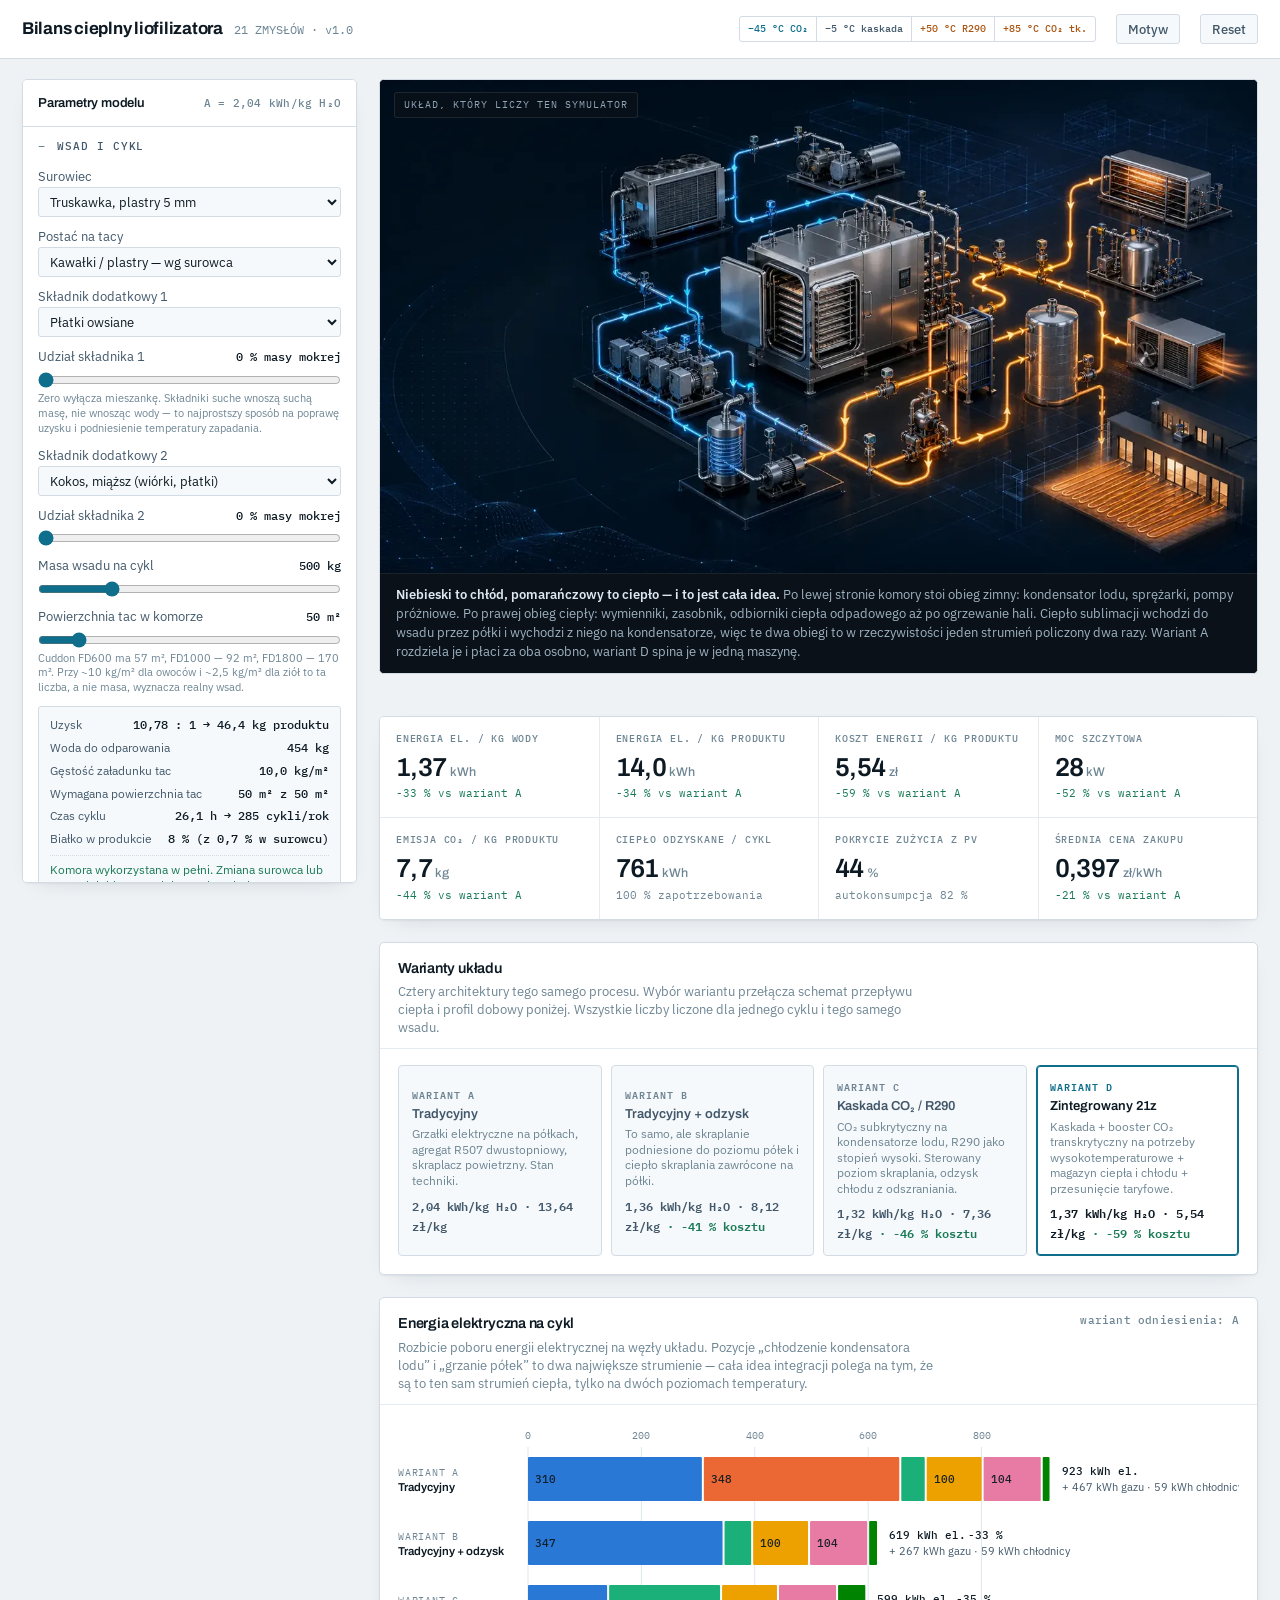
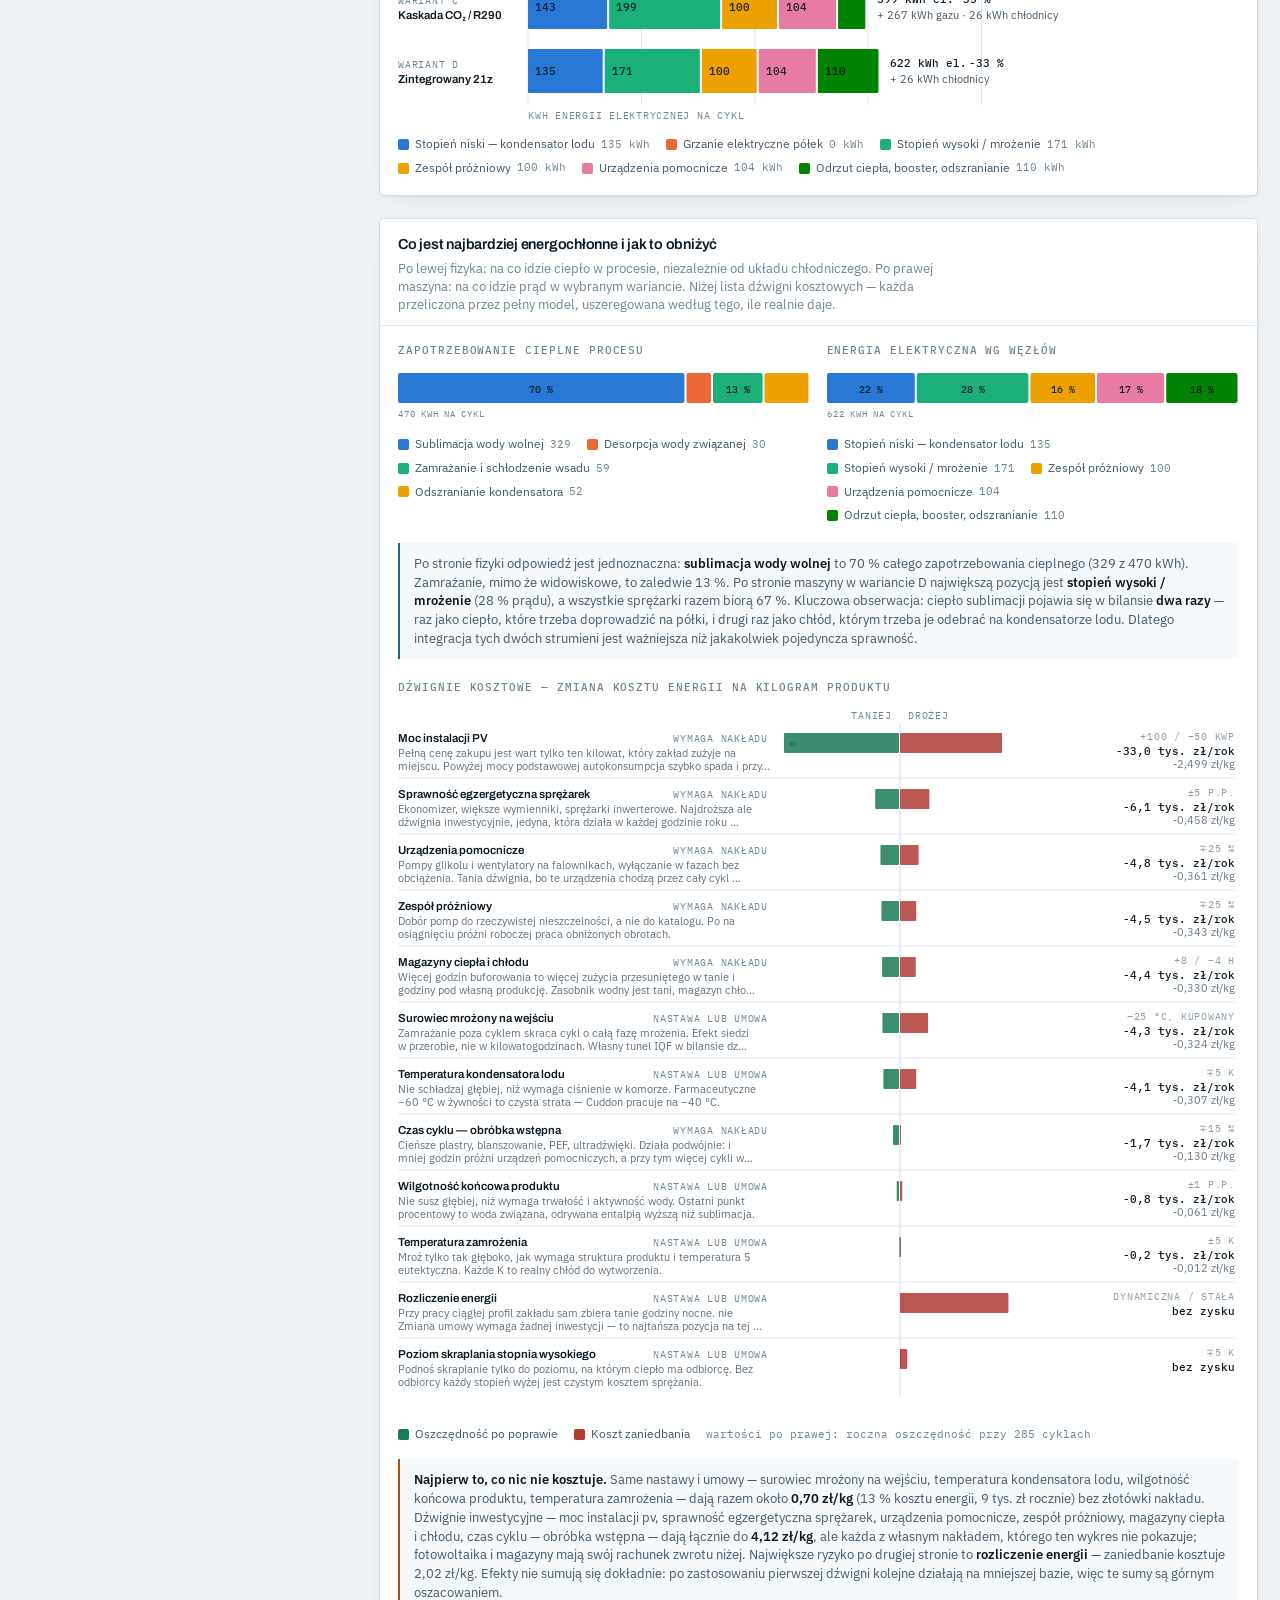
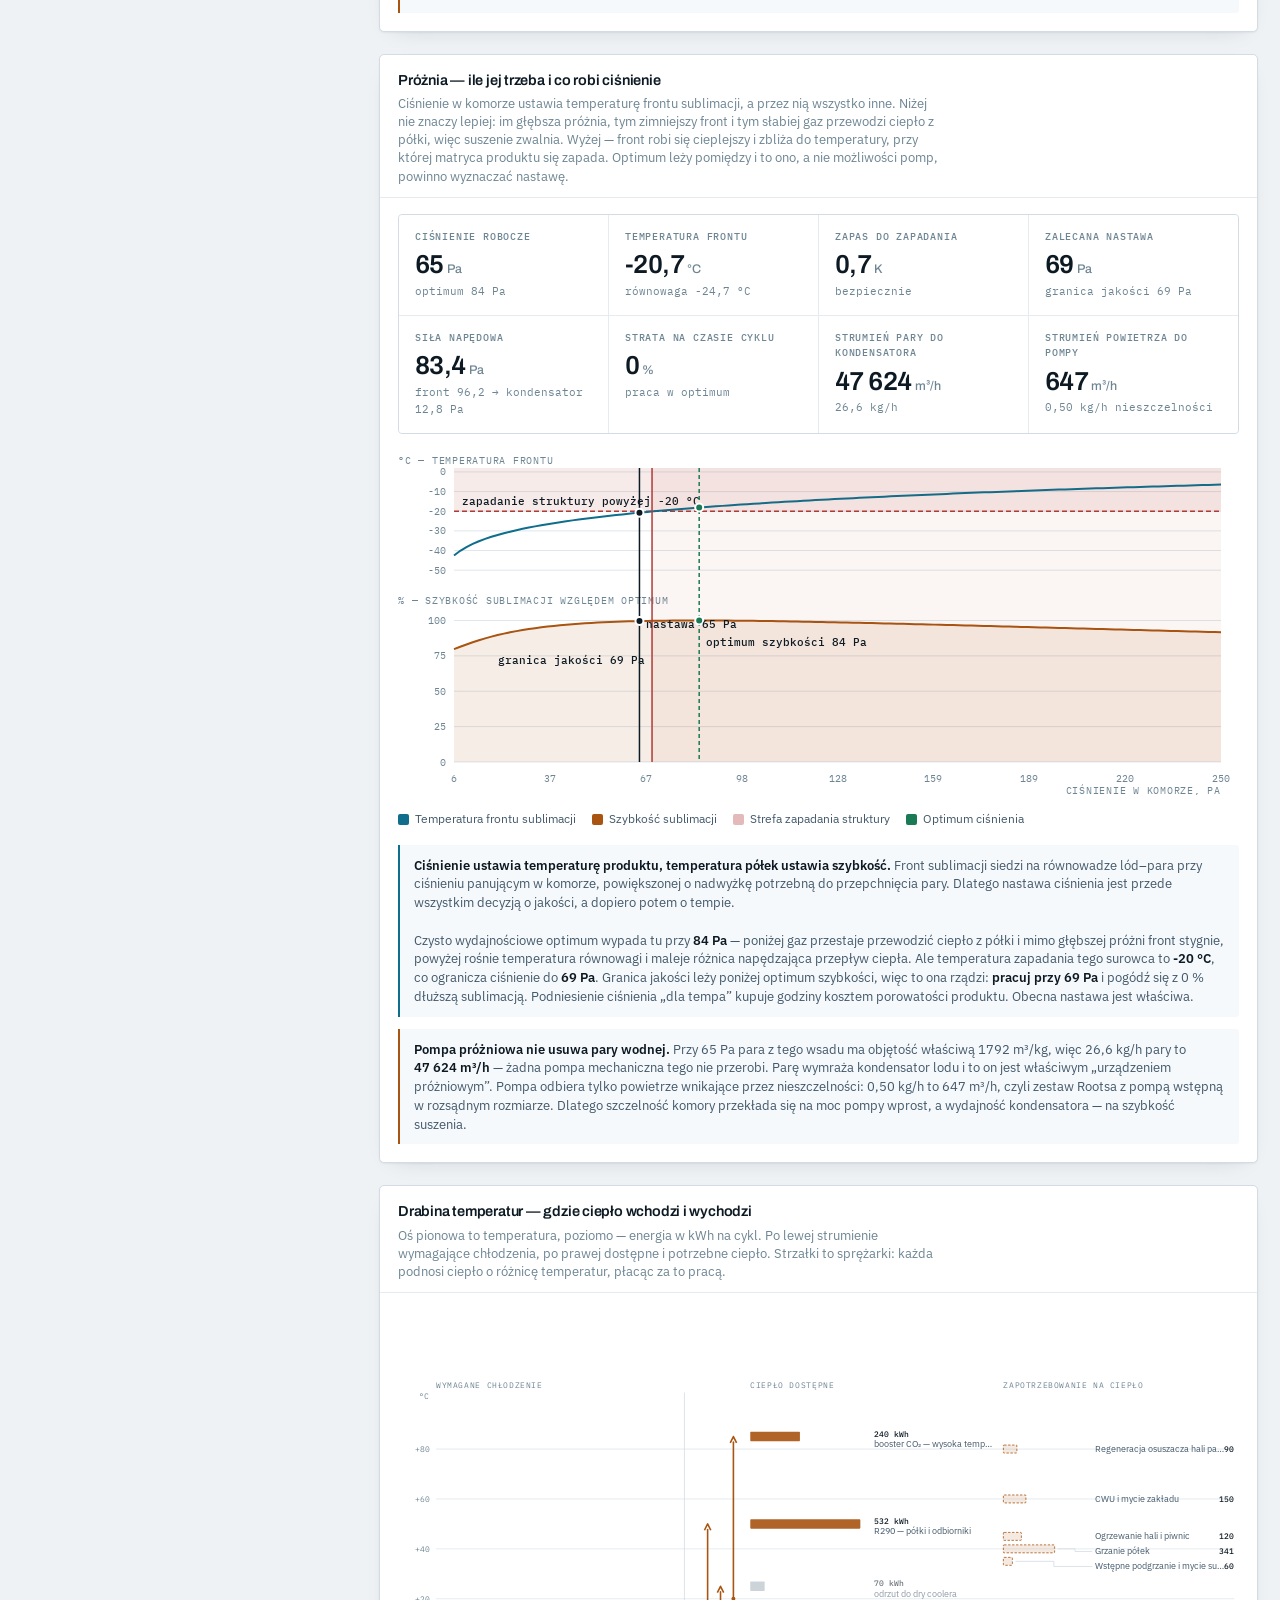
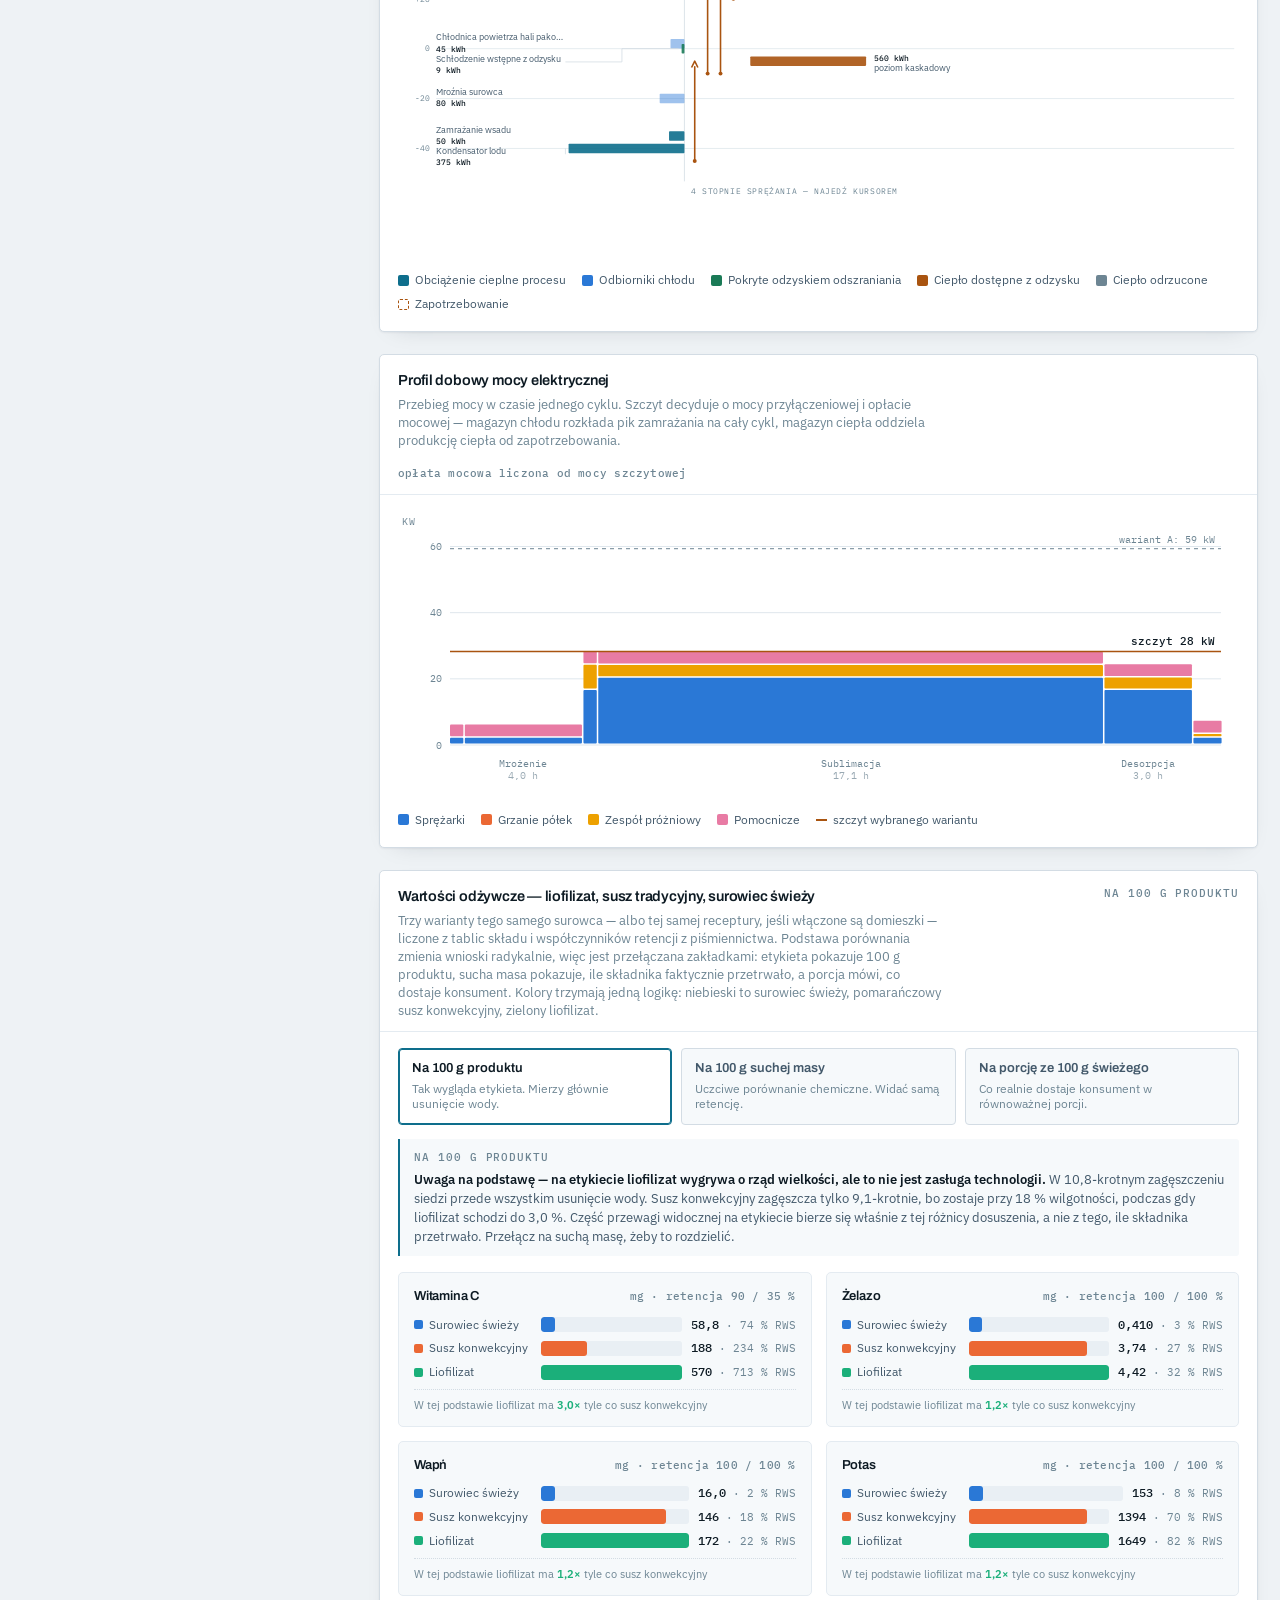
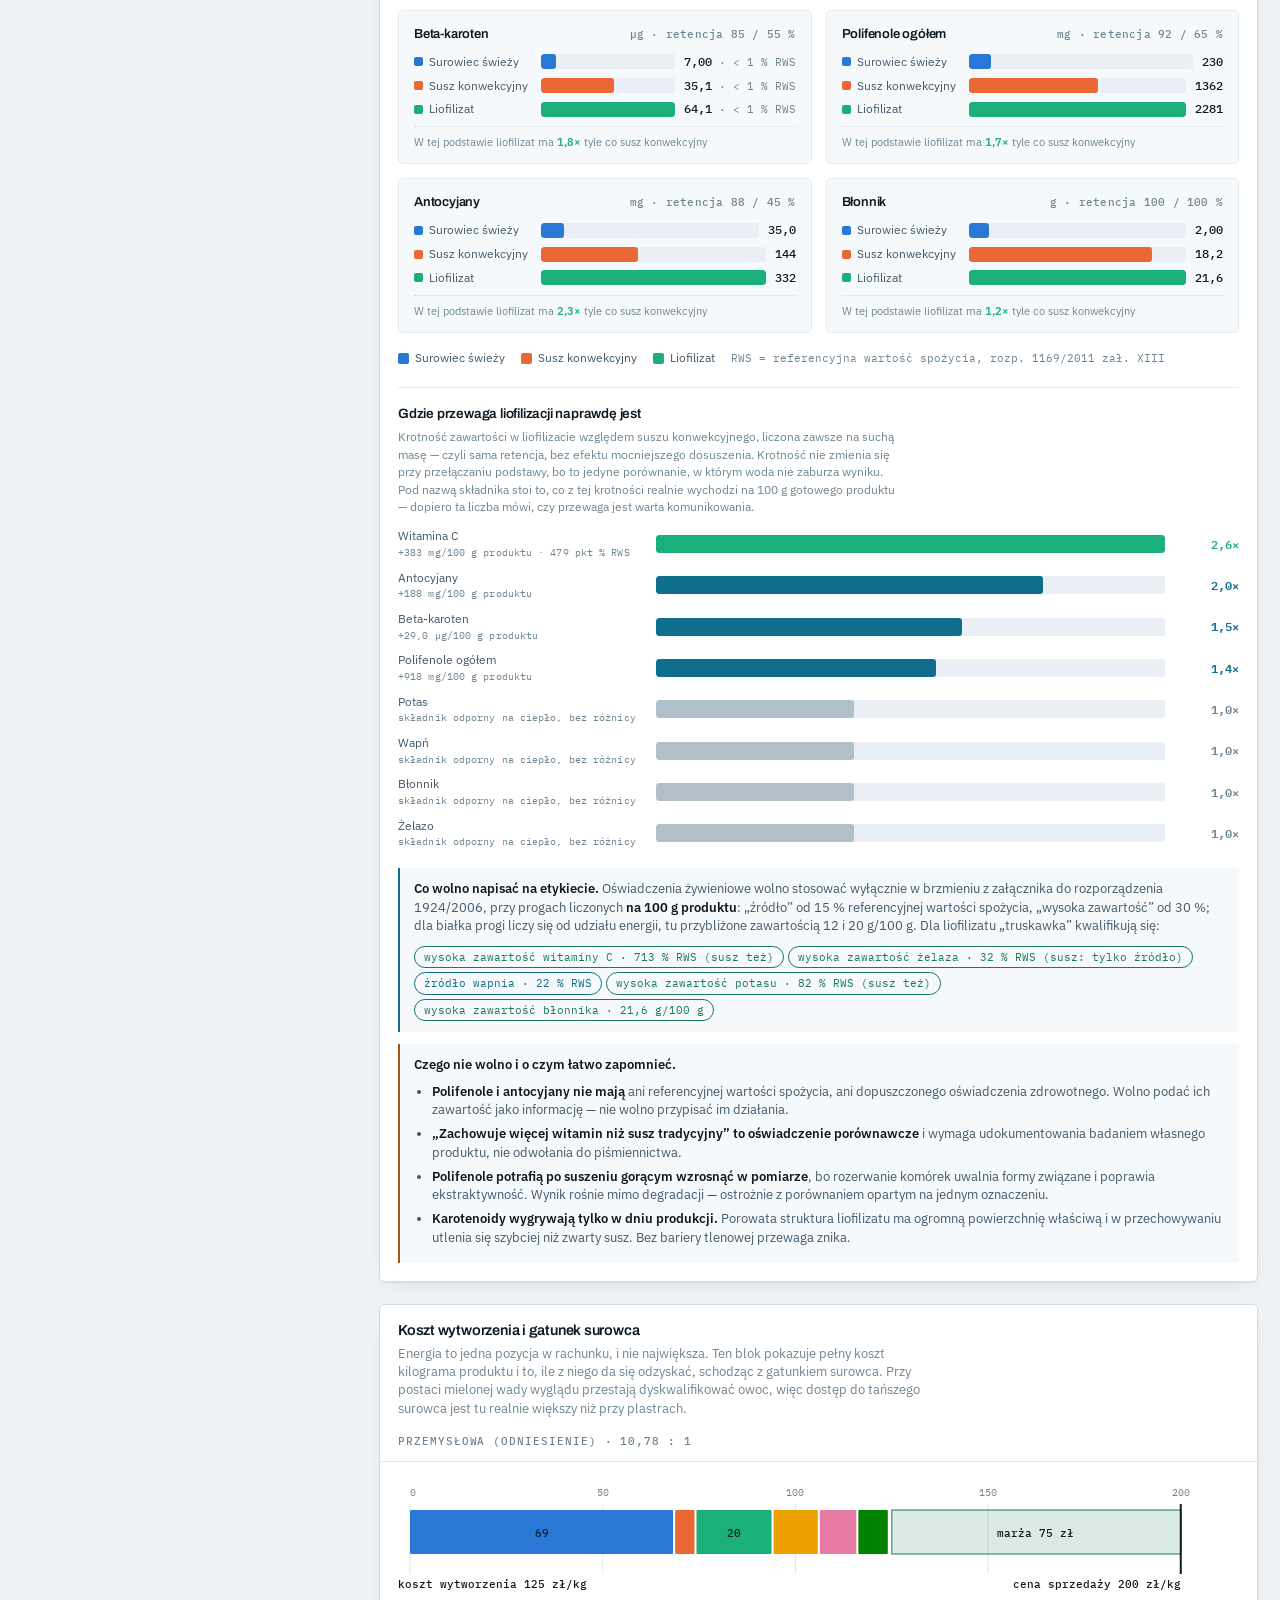
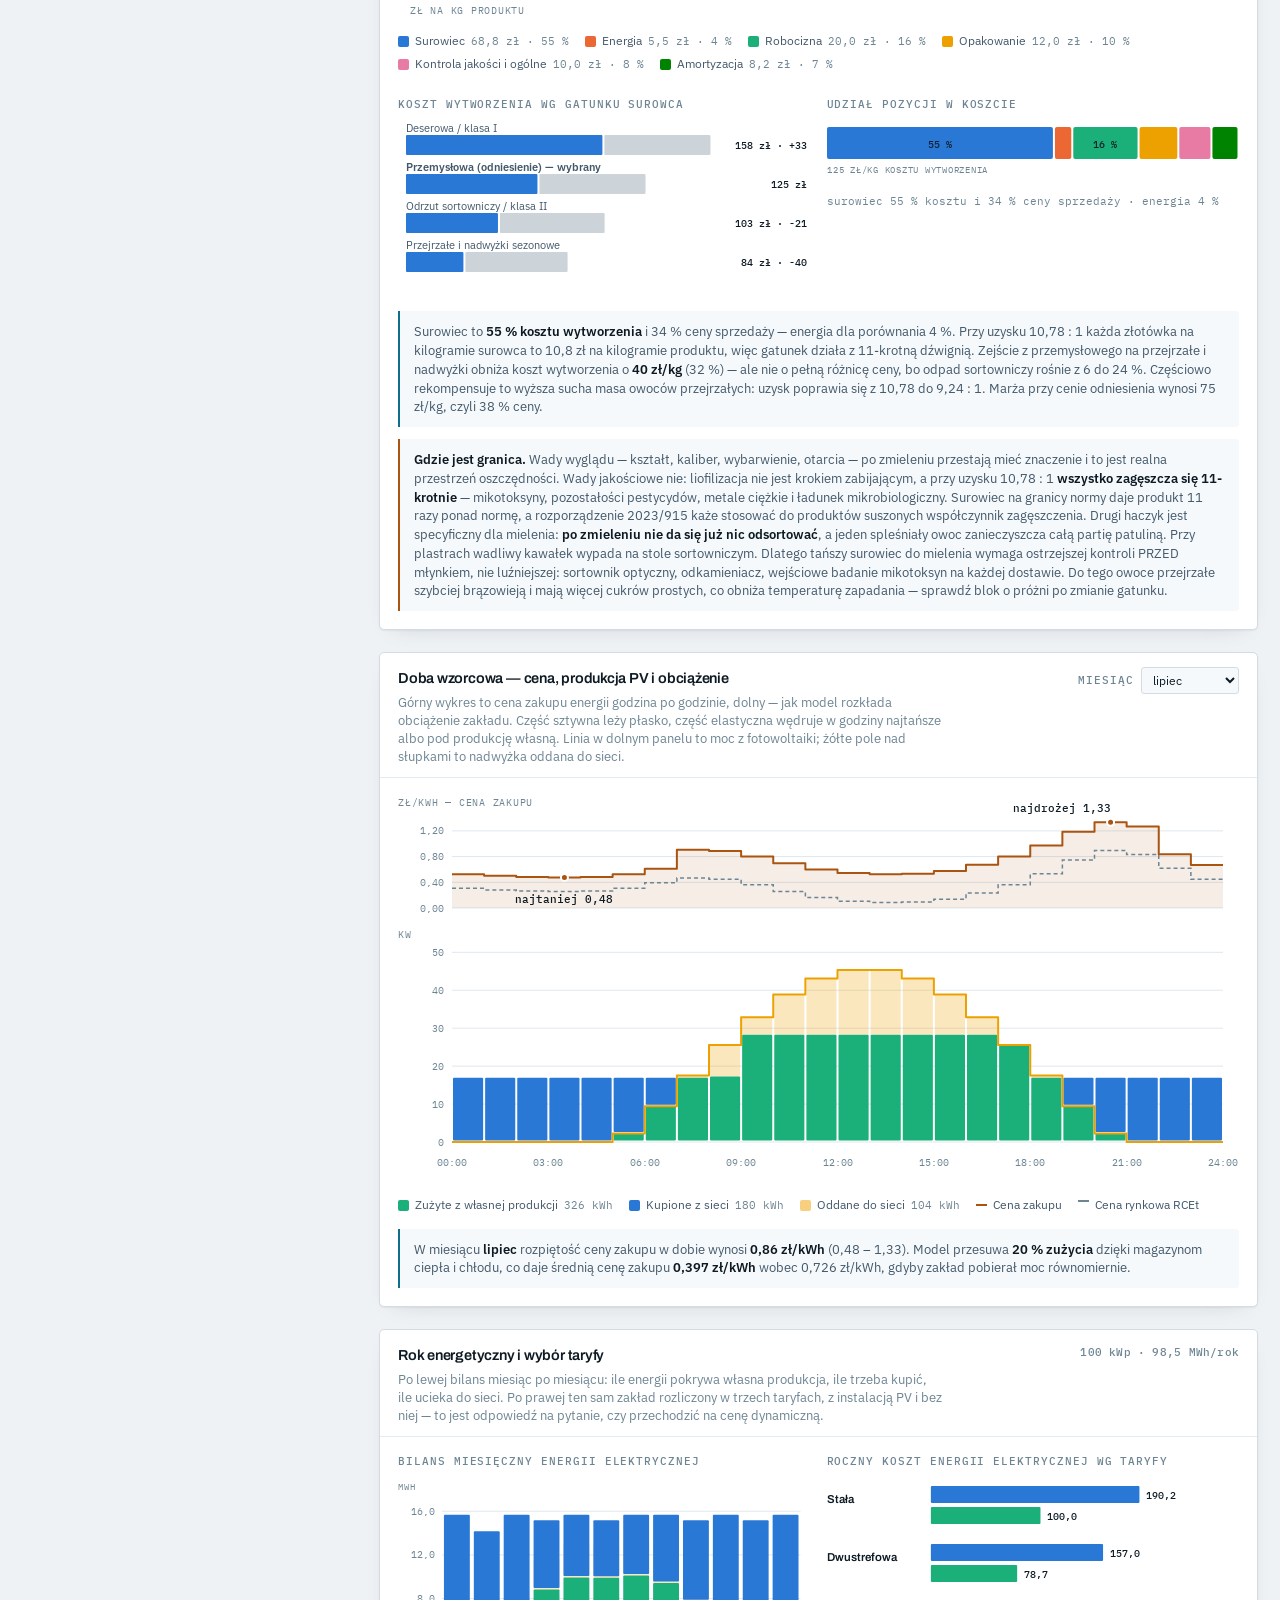
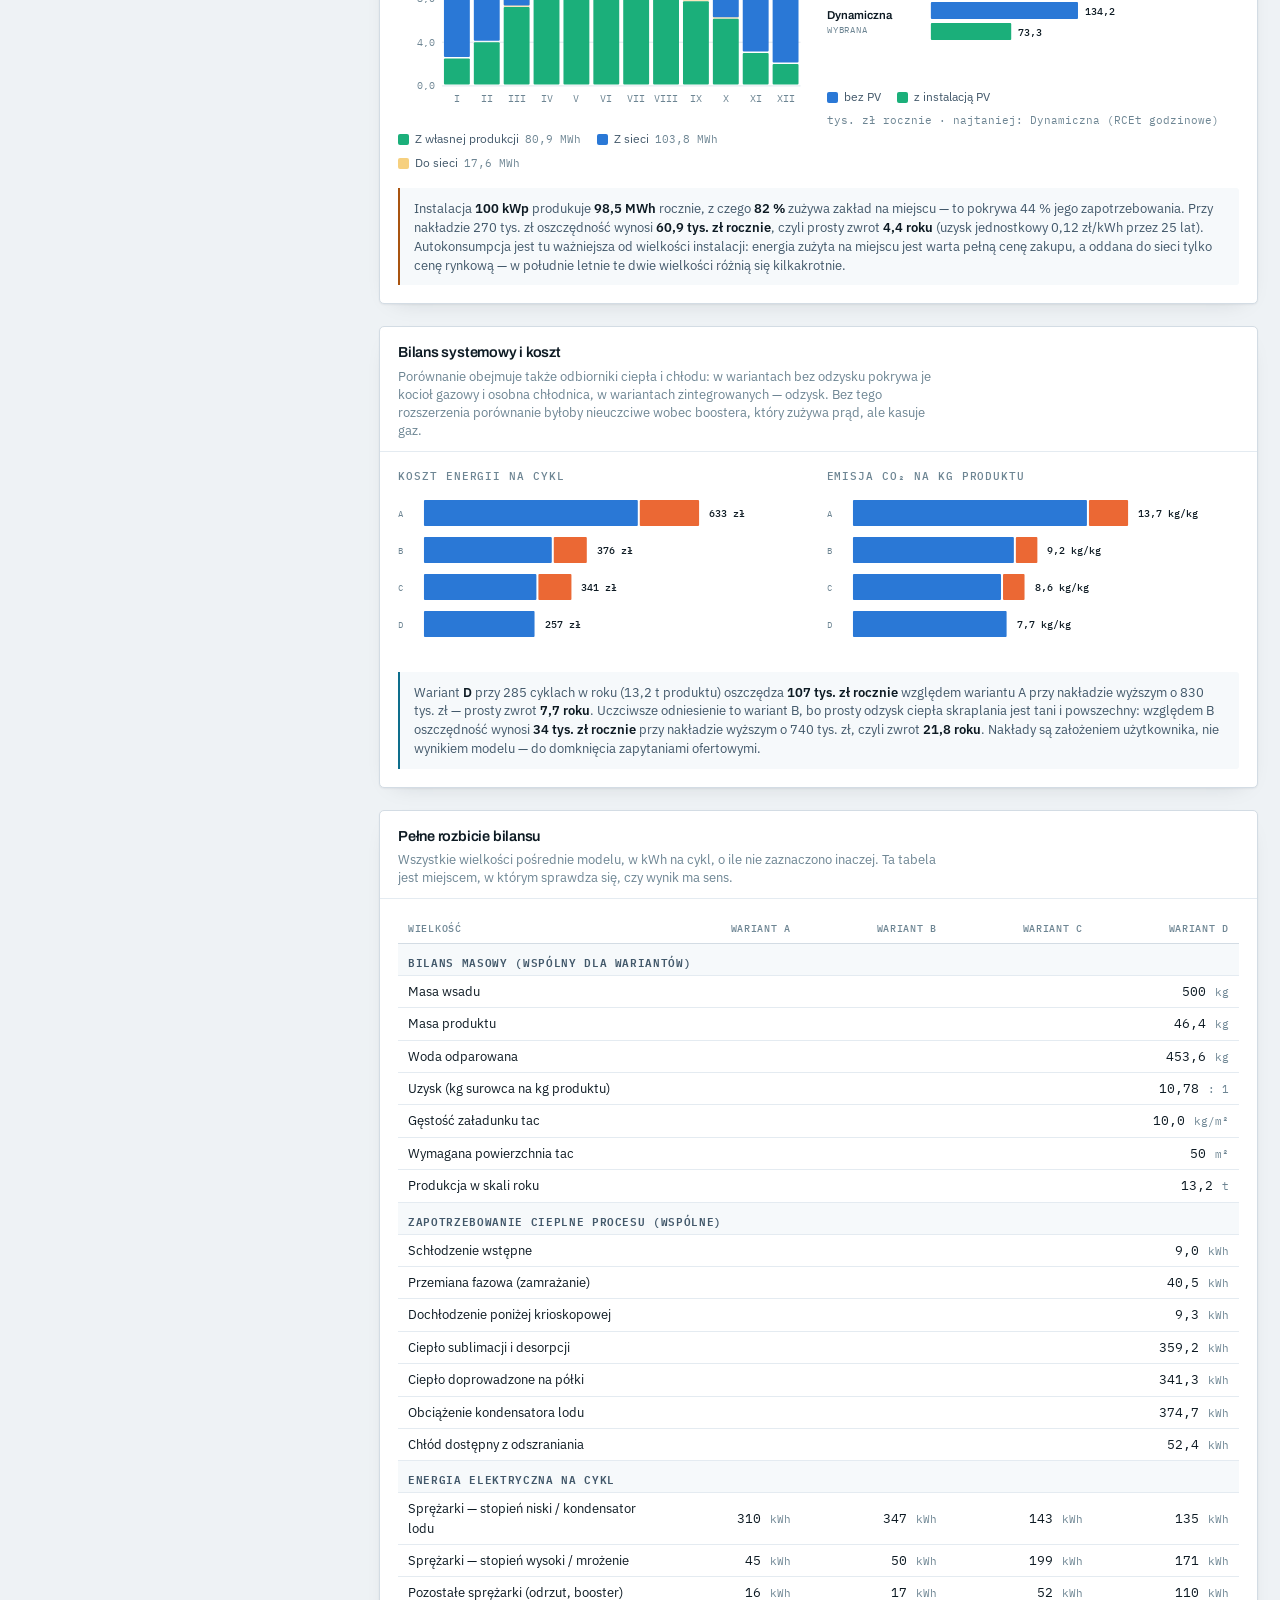
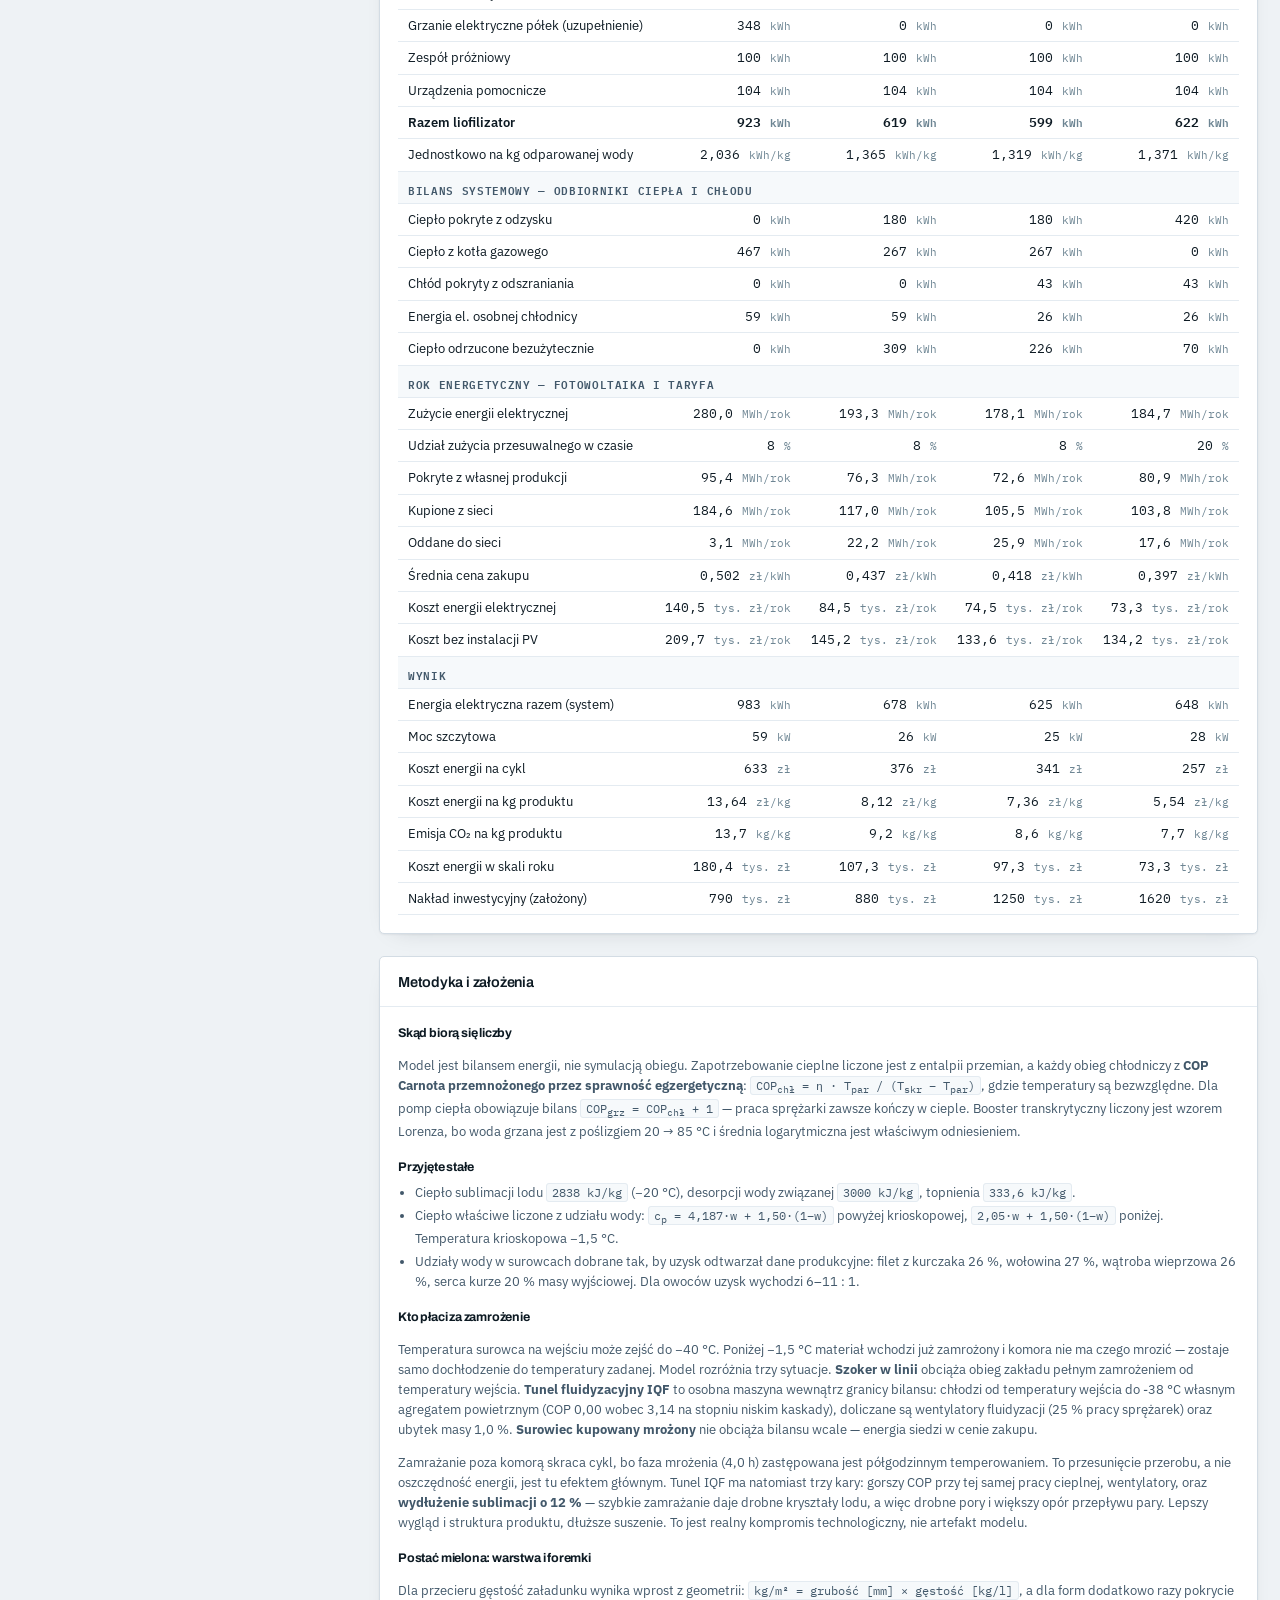
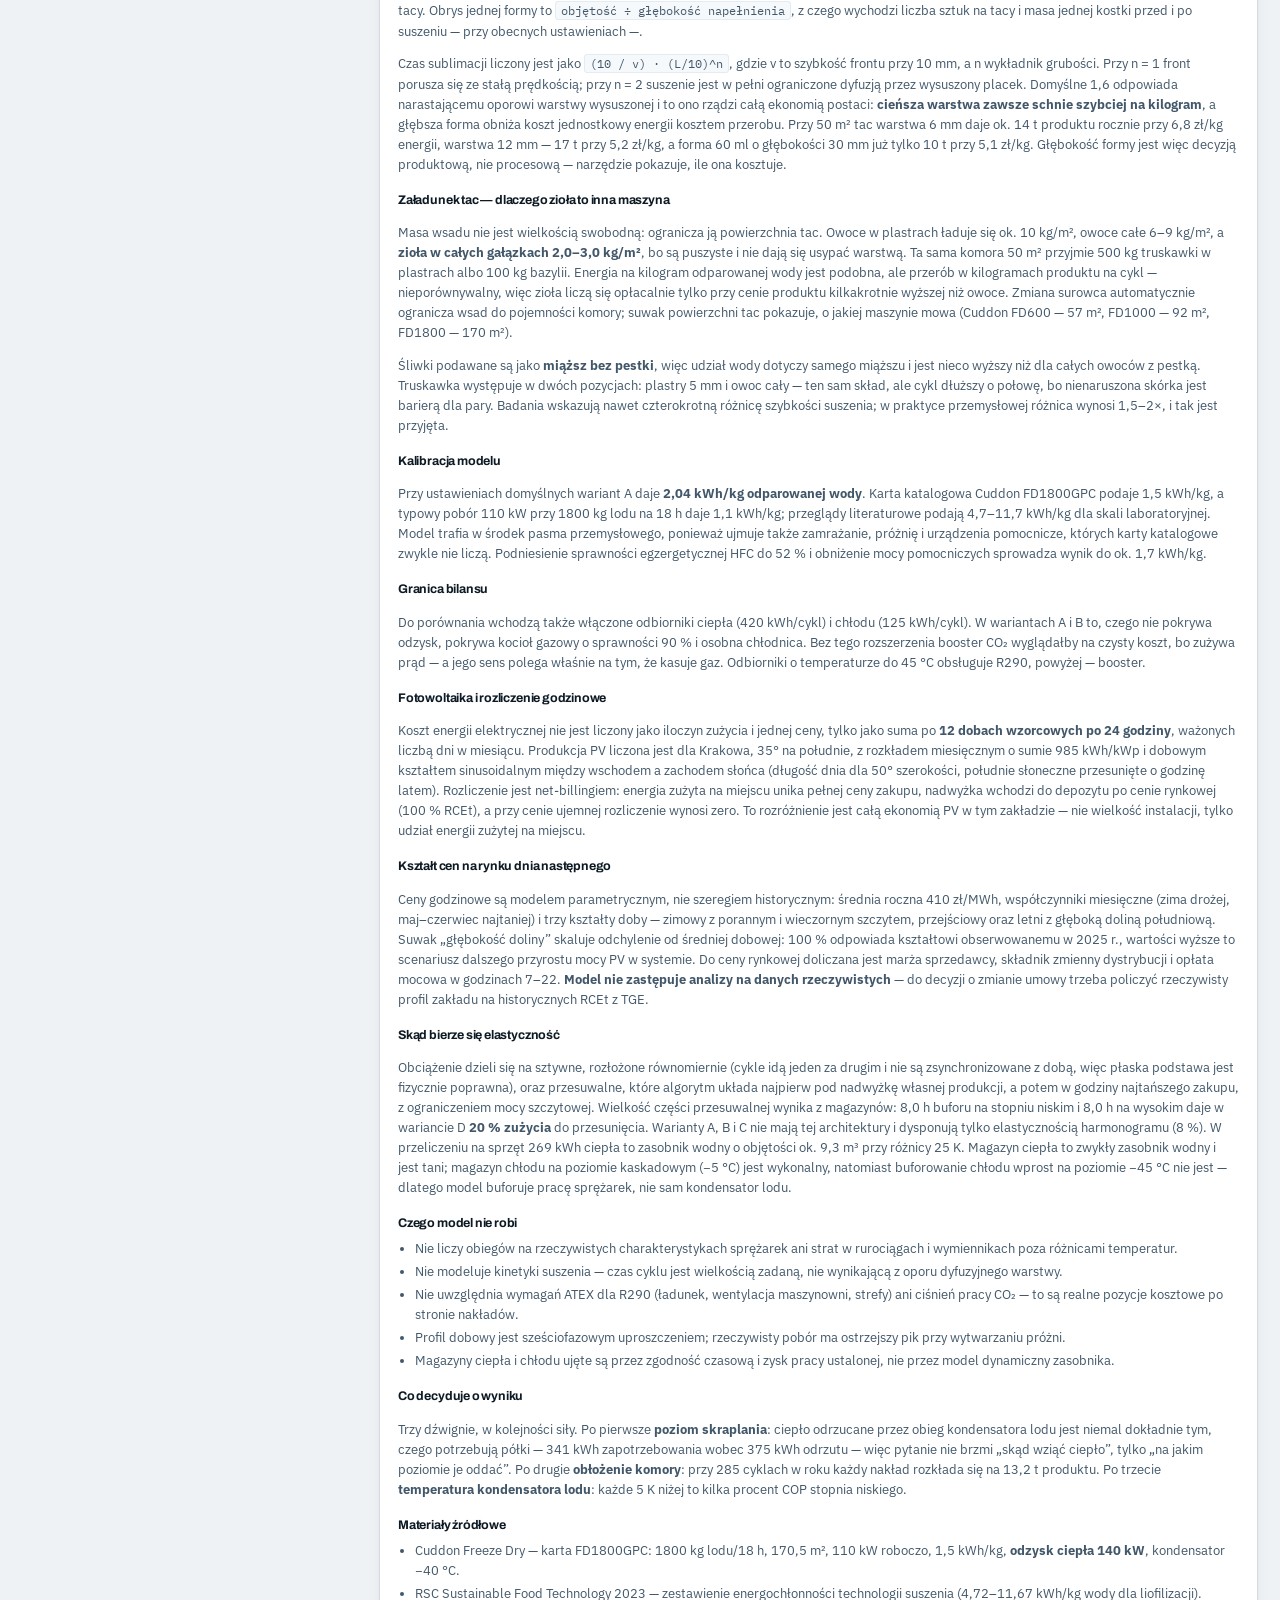
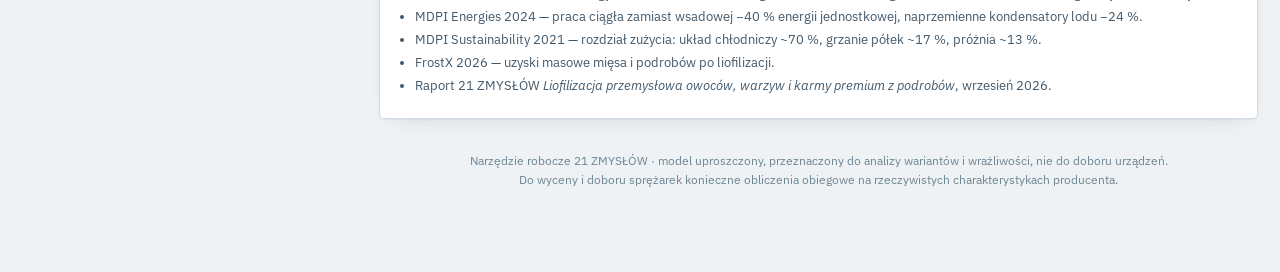
<file: referencje/symulator-bilans-cieplny-v1.0b-render.html>
<!DOCTYPE html>
<html lang="pl">
<head>
<meta charset="utf-8">
<meta name="viewport" content="width=device-width, initial-scale=1">
<title>Bilans cieplny liofilizatora</title>
<link rel="preconnect" href="https://fonts.googleapis.com">
<link rel="preconnect" href="https://fonts.gstatic.com" crossorigin>
<link rel="stylesheet" href="https://fonts.googleapis.com/css2?family=Archivo:wght@500;600;700&family=IBM+Plex+Mono:wght@400;500;600&family=IBM+Plex+Sans:wght@400;500;600&display=swap">
<style>
:root{
  color-scheme: light;
  --ground:#eef2f5; --surface:#ffffff; --surface-2:#f6f9fb; --surface-3:#e9eff4;
  --line:#d3dce4; --line-soft:#e4ebf1;
  --ink:#0d1a23; --ink-2:#42586a; --ink-3:#6d8593;
  --cold:#0e6e8c; --cold-soft:#dceef4; --hot:#a95410; --hot-soft:#f8e8da;
  --good:#1a7a56; --warn:#a56c07; --bad:#b03a36;
  --s1:#2a78d6; --s2:#eb6834; --s3:#1baf7a; --s4:#eda100; --s5:#e87ba4; --s6:#008300;
  --grid:#dfe7ed; --shadow:0 1px 2px rgba(13,26,35,.05), 0 8px 24px -16px rgba(13,26,35,.22);
  --font-display:'Archivo', system-ui, -apple-system, sans-serif;
  --font-body:'IBM Plex Sans', system-ui, -apple-system, sans-serif;
  --font-mono:'IBM Plex Mono', ui-monospace, 'SFMono-Regular', monospace;
}
@media (prefers-color-scheme: dark){
  :root:not([data-theme="light"]){
    color-scheme: dark;
    --ground:#0a1119; --surface:#131e28; --surface-2:#18242f; --surface-3:#1e2c38;
    --line:#273644; --line-soft:#1e2c37;
    --ink:#e6eef4; --ink-2:#a6bac8; --ink-3:#7a8e9d;
    --cold:#46b4d2; --cold-soft:#12313d; --hot:#e08b3b; --hot-soft:#3a2413;
    --good:#3aa77c; --warn:#d1962b; --bad:#e07470;
    --s1:#3987e5; --s2:#d95926; --s3:#199e70; --s4:#c98500; --s5:#d55181; --s6:#008300;
    --grid:#243441; --shadow:0 1px 2px rgba(0,0,0,.4), 0 8px 24px -16px rgba(0,0,0,.7);
  }
}
:root[data-theme="dark"]{
  color-scheme: dark;
  --ground:#0a1119; --surface:#131e28; --surface-2:#18242f; --surface-3:#1e2c38;
  --line:#273644; --line-soft:#1e2c37;
  --ink:#e6eef4; --ink-2:#a6bac8; --ink-3:#7a8e9d;
  --cold:#46b4d2; --cold-soft:#12313d; --hot:#e08b3b; --hot-soft:#3a2413;
  --good:#3aa77c; --warn:#d1962b; --bad:#e07470;
  --s1:#3987e5; --s2:#d95926; --s3:#199e70; --s4:#c98500; --s5:#d55181; --s6:#008300;
  --grid:#243441; --shadow:0 1px 2px rgba(0,0,0,.4), 0 8px 24px -16px rgba(0,0,0,.7);
}
*{box-sizing:border-box}
html{-webkit-text-size-adjust:100%}
body{
  margin:0; background:var(--ground); color:var(--ink);
  font-family:var(--font-body); font-size:14px; line-height:1.55;
  font-feature-settings:"kern" 1;
}
h1,h2,h3,h4{font-family:var(--font-display); margin:0; text-wrap:balance; letter-spacing:-.015em}
.mono{font-family:var(--font-mono); font-variant-numeric:tabular-nums}
.lbl{font-family:var(--font-mono); font-size:10.5px; letter-spacing:.09em; text-transform:uppercase; color:var(--ink-3); font-weight:500}
#pvNote,#calibNote,#barUnit,#peakNote{text-transform:none; letter-spacing:.02em}

/* ---------- masthead ---------- */
.masthead{
  border-bottom:1px solid var(--line); background:var(--surface);
  position:sticky; top:0; z-index:40;
}
.masthead-in{max-width:1580px; margin:0 auto; padding:14px 22px; display:flex; align-items:center; gap:20px; flex-wrap:wrap}
.brandmark{display:flex; align-items:baseline; gap:11px; margin-right:auto}
.brandmark h1{font-size:17px; font-weight:700}
.brandmark .sub{font-size:12px; color:var(--ink-3); font-family:var(--font-mono)}
.tempstrip{display:flex; align-items:center; gap:0; border:1px solid var(--line); border-radius:3px; overflow:hidden}
.tempstrip span{
  font-family:var(--font-mono); font-size:10px; padding:4px 8px; font-weight:500;
  border-right:1px solid var(--line); white-space:nowrap
}
.tempstrip span:last-child{border-right:0}
.btn{
  font-family:var(--font-body); font-size:12.5px; font-weight:500; cursor:pointer;
  background:var(--surface-2); color:var(--ink-2); border:1px solid var(--line);
  border-radius:3px; padding:6px 11px;
}
.btn:hover{background:var(--surface-3); color:var(--ink)}
.btn:focus-visible, select:focus-visible, input:focus-visible, summary:focus-visible{outline:2px solid var(--cold); outline-offset:2px}

/* ---------- shell ---------- */
.shell{max-width:1580px; margin:0 auto; padding:20px 22px 64px; display:grid; grid-template-columns:335px minmax(0,1fr); gap:22px; align-items:start}
@media (max-width:1180px){ .shell{grid-template-columns:minmax(0,1fr)} }

/* ---------- controls ---------- */
.panel{background:var(--surface); border:1px solid var(--line); border-radius:5px; box-shadow:var(--shadow)}
#controls{position:sticky; top:74px; max-height:calc(100vh - 96px); overflow-y:auto; overscroll-behavior:contain}
@media (max-width:1180px){ #controls{position:static; max-height:none} }
#controls::-webkit-scrollbar{width:9px}
#controls::-webkit-scrollbar-thumb{background:var(--line); border-radius:9px}
.ctl-head{padding:13px 15px; border-bottom:1px solid var(--line); display:flex; align-items:center; justify-content:space-between; gap:10px}
.ctl-head h2{font-size:13px; font-weight:600}
details.grp{border-bottom:1px solid var(--line-soft)}
details.grp:last-of-type{border-bottom:0}
details.grp>summary{
  padding:10px 15px; cursor:pointer; list-style:none; display:flex; align-items:center; gap:8px;
  font-family:var(--font-mono); font-size:10.5px; letter-spacing:.09em; text-transform:uppercase;
  color:var(--ink-2); font-weight:500; user-select:none;
}
details.grp>summary::-webkit-details-marker{display:none}
details.grp>summary::before{content:"+"; width:11px; color:var(--ink-3); font-size:12px}
details.grp[open]>summary::before{content:"−"}
details.grp>summary:hover{background:var(--surface-2); color:var(--ink)}
.grp-body{padding:2px 15px 14px; display:flex; flex-direction:column; gap:11px}
.f{display:grid; grid-template-columns:1fr auto; gap:3px 10px; align-items:baseline}
.f label{font-size:12.5px; color:var(--ink-2); line-height:1.3}
.f .val{font-family:var(--font-mono); font-size:12px; font-weight:500; color:var(--ink); white-space:nowrap}
.f input[type=range]{grid-column:1/-1; width:100%; margin:2px 0 0; accent-color:var(--cold); height:16px}
.f select, .f input[type=number]{
  grid-column:1/-1; width:100%; font-family:var(--font-body); font-size:12.5px; padding:5px 7px;
  background:var(--surface-2); color:var(--ink); border:1px solid var(--line); border-radius:3px;
}
.f .hint{grid-column:1/-1; font-size:11px; color:var(--ink-3); line-height:1.35}
.sink{display:grid; grid-template-columns:auto 1fr auto; gap:7px; align-items:center; padding:5px 0; border-bottom:1px dotted var(--line-soft)}
.sink:last-child{border-bottom:0}
.sink input[type=checkbox]{accent-color:var(--cold); width:14px; height:14px; margin:0}
.sink .nm{font-size:12px; color:var(--ink-2); line-height:1.25}
.sink .nm b{display:block; font-family:var(--font-mono); font-size:10px; color:var(--ink-3); font-weight:500}
.sink input[type=number]{width:58px; font-family:var(--font-mono); font-size:11.5px; padding:3px 5px; background:var(--surface-2); color:var(--ink); border:1px solid var(--line); border-radius:3px; text-align:right}
.sink.off .nm{opacity:.45}
.pinfo{border:1px solid var(--line); border-radius:3px; background:var(--surface-2); padding:9px 11px; display:flex; flex-direction:column; gap:5px}
.pinfo .pr{display:flex; justify-content:space-between; gap:10px; font-size:11.5px; color:var(--ink-2)}
.pinfo .pr span:last-child{font-family:var(--font-mono); font-variant-numeric:tabular-nums; color:var(--ink); font-weight:500; white-space:nowrap}
.pinfo .pw{font-size:11.5px; line-height:1.4; margin-top:2px; padding-top:6px; border-top:1px dotted var(--line)}
.pinfo .pw.ok{color:var(--good)} .pinfo .pw.warn{color:var(--warn)} .pinfo .pw.bad{color:var(--bad)}
</style>
<style>
/* ---------- results ---------- */
#results{display:flex; flex-direction:column; gap:22px; min-width:0}
.block{background:var(--surface); border:1px solid var(--line); border-radius:5px; box-shadow:var(--shadow); overflow:hidden}
.block-head{padding:14px 18px 12px; border-bottom:1px solid var(--line-soft); display:flex; align-items:flex-start; justify-content:space-between; gap:16px; flex-wrap:wrap}
.block-head h3{font-size:14.5px; font-weight:600}
.block-head p{margin:3px 0 0; font-size:12.5px; color:var(--ink-3); max-width:68ch; line-height:1.45}
.block-body{padding:16px 18px 18px}
.scroll-x{overflow-x:auto}

/* KPI */
.kpis{display:grid; grid-template-columns:repeat(4,minmax(0,1fr)); gap:1px; background:var(--line-soft)}
@media (max-width:1000px){.kpis{grid-template-columns:repeat(2,minmax(0,1fr))}}
@media (max-width:520px){.kpis{grid-template-columns:minmax(0,1fr)}}
.kpi{background:var(--surface); padding:14px 16px 15px}
.kpi .k{font-family:var(--font-mono); font-size:10px; letter-spacing:.08em; text-transform:uppercase; color:var(--ink-3); font-weight:500}
.kpi .v{font-family:var(--font-display); font-size:26px; font-weight:600; line-height:1.1; margin-top:6px; font-variant-numeric:tabular-nums; letter-spacing:-.02em}
.kpi .v small{font-size:12.5px; font-weight:500; color:var(--ink-3); margin-left:3px; letter-spacing:0}
.kpi .d{font-family:var(--font-mono); font-size:11px; margin-top:4px; font-variant-numeric:tabular-nums}
.up{color:var(--bad)} .down{color:var(--good)} .flat{color:var(--ink-3)}

/* scenario switcher */
.scen{display:grid; grid-template-columns:repeat(auto-fit,minmax(168px,1fr)); gap:9px}
.scen button{
  text-align:left; cursor:pointer; padding:11px 13px 12px; border-radius:4px; background:var(--surface-2);
  border:1px solid var(--line); font-family:var(--font-body); color:var(--ink-2); transition:none;
}
.scen button:hover{background:var(--surface-3)}
.scen button[aria-pressed="true"]{background:var(--surface); border-color:var(--cold); box-shadow:inset 0 0 0 1px var(--cold); color:var(--ink)}
.scen .tag{font-family:var(--font-mono); font-size:10px; letter-spacing:.1em; color:var(--ink-3); font-weight:600}
.scen button[aria-pressed="true"] .tag{color:var(--cold)}
.scen .nm{font-family:var(--font-display); font-size:13px; font-weight:600; margin-top:3px; display:block; line-height:1.25}
.scen .ds{font-size:11.5px; color:var(--ink-3); margin-top:4px; display:block; line-height:1.35}
.scen .fig{font-family:var(--font-mono); font-size:12px; font-weight:600; margin-top:7px; display:block; font-variant-numeric:tabular-nums}

/* legend */
.legend{display:flex; flex-wrap:wrap; gap:5px 16px; margin-top:14px}
.legend .li{display:flex; align-items:center; gap:6px; font-size:12px; color:var(--ink-2)}
.legend .sw{width:11px; height:11px; border-radius:2px; flex:none}
.legend .lv{font-family:var(--font-mono); font-size:11px; color:var(--ink-3); font-variant-numeric:tabular-nums}

/* tables */
table{border-collapse:collapse; width:100%; font-size:12.5px}
th,td{padding:6px 10px; text-align:right; border-bottom:1px solid var(--line-soft); white-space:nowrap}
th:first-child,td:first-child{text-align:left; white-space:normal}
thead th{
  font-family:var(--font-mono); font-size:10px; letter-spacing:.07em; text-transform:uppercase;
  color:var(--ink-3); font-weight:500; border-bottom:1px solid var(--line); position:sticky; top:0; background:var(--surface)
}
tbody td.num{font-family:var(--font-mono); font-variant-numeric:tabular-nums}
tbody tr.sec td{background:var(--surface-2); font-weight:600; font-size:11px; font-family:var(--font-mono);
  letter-spacing:.06em; text-transform:uppercase; color:var(--ink-2); padding-top:9px; padding-bottom:5px}
tbody tr.tot td{border-top:1px solid var(--line); font-weight:600}
tbody tr:hover td:not(.pad){background:var(--surface-2)}
td .u{color:var(--ink-3); font-size:11px; margin-left:2px}

/* svg charts */
svg{display:block; max-width:100%}
.ax{stroke:var(--grid); stroke-width:1}
.axtext{font-family:var(--font-mono); font-size:10px; fill:var(--ink-3); font-variant-numeric:tabular-nums}
.axlabel{font-family:var(--font-mono); font-size:9.5px; fill:var(--ink-3); letter-spacing:.08em; text-transform:uppercase}
.vlabel{font-family:var(--font-mono); font-size:10.5px; fill:var(--ink); font-weight:500; font-variant-numeric:tabular-nums}
.slabel{font-family:var(--font-body); font-size:11px; fill:var(--ink-2)}
.sname{font-family:var(--font-display); font-size:11.5px; fill:var(--ink); font-weight:600}

/* callouts */
.note{
  border-left:2px solid var(--cold); background:var(--surface-2); padding:11px 14px; border-radius:0 3px 3px 0;
  font-size:12.5px; color:var(--ink-2); line-height:1.5;
}
.note.warm{border-left-color:var(--hot)}
.note b{color:var(--ink); font-weight:600}
.grid2{display:grid; grid-template-columns:repeat(auto-fit,minmax(290px,1fr)); gap:16px}
/* --- grafiki poglądowe --- */
.viz{position:relative;border-radius:5px;overflow:hidden;background:#0a1119;border:1px solid var(--line)}
.viz img{display:block;width:100%;height:auto}
.viz figcaption{padding:11px 16px 13px;font-size:12.5px;line-height:1.5;color:#9fb3c2;background:#0a1119;
  border-top:1px solid rgba(255,255,255,.07)}
.viz figcaption b{color:#dce7ef;font-weight:600}
.viz .tag{position:absolute;top:12px;left:14px;font-family:var(--font-mono);font-size:10px;letter-spacing:.1em;
  text-transform:uppercase;color:#8fa6b6;background:rgba(10,17,25,.72);padding:4px 9px;border-radius:3px;
  border:1px solid rgba(255,255,255,.09)}


/* --- wartości odżywcze --- */
.ngrid{display:grid; grid-template-columns:repeat(auto-fit,minmax(312px,1fr)); gap:14px; margin-top:16px}
.ncard{background:var(--surface-2); border:1px solid var(--line-soft); border-radius:5px; padding:13px 15px 12px}
.ncard .hd{display:flex; justify-content:space-between; align-items:baseline; gap:10px; margin-bottom:9px}
.ncard h4{font-family:var(--font-display); font-size:13px; font-weight:600; margin:0}
.nrow{display:grid; grid-template-columns:118px 1fr auto; gap:9px; align-items:center; margin:6px 0}
.nrow .nm{font-size:11.5px; color:var(--ink-2); display:flex; align-items:center; gap:6px; line-height:1.2; white-space:nowrap}
.nrow .dot{width:9px; height:9px; border-radius:2px; flex:none}
.ntrack{display:block; height:15px; background:var(--surface-3); border-radius:3px; overflow:hidden}
.nfill{display:block; height:100%; border-radius:3px; transition:width .25s ease}
.nval{font-family:var(--font-mono); font-size:11.5px; font-weight:500; white-space:nowrap; font-variant-numeric:tabular-nums}
.nval .rws{color:var(--ink-3); font-weight:400; font-size:10.5px}
.ncard .ft{font-size:11px; color:var(--ink-3); margin-top:8px; padding-top:7px; border-top:1px dotted var(--line)}
.ncard .ft b{color:var(--s3); font-weight:600}
.nadv{margin-top:20px; border-top:1px solid var(--line-soft); padding-top:16px}
.nadv h4{font-family:var(--font-display); font-size:13.5px; font-weight:600; margin:0 0 3px}
.nadv .sub{margin:0 0 12px; font-size:12px; color:var(--ink-3); max-width:72ch; line-height:1.45}
.advrow{display:grid; grid-template-columns:246px 1fr 62px; gap:12px; align-items:center; margin:8px 0}
.advrow .n{font-size:12px; color:var(--ink-2)}
.advrow .b{height:18px; background:var(--surface-3); border-radius:3px; overflow:hidden}
.advrow .b span{display:block; height:100%; border-radius:3px}
.advrow .x{font-family:var(--font-mono); font-size:12px; font-weight:600; text-align:right; font-variant-numeric:tabular-nums}
.chip{display:inline-block; font-family:var(--font-mono); font-size:10.5px; padding:2px 9px; border-radius:20px;
  border:1px solid var(--good); color:var(--good); margin:4px 4px 0 0; line-height:1.55}
.chip.no{border-color:var(--bad); color:var(--bad)}
.chip.mid{border-color:var(--cold); color:var(--cold)}
.nempty{font-size:12.5px; color:var(--ink-3); padding:18px 0; line-height:1.6}
@media (max-width:640px){.nrow{grid-template-columns:104px 1fr auto} .advrow{grid-template-columns:150px 1fr 54px}}
.pill{display:inline-flex; align-items:center; gap:5px; font-family:var(--font-mono); font-size:10.5px;
  padding:2px 7px; border-radius:20px; border:1px solid var(--line); color:var(--ink-2); font-weight:500}
.pill.on{border-color:var(--good); color:var(--good)}
.pill.off{opacity:.5}
.tip{position:fixed; pointer-events:none; z-index:90; background:var(--surface); border:1px solid var(--line);
  border-radius:4px; box-shadow:var(--shadow); padding:8px 11px; font-size:12px; color:var(--ink); opacity:0;
  max-width:270px; line-height:1.45}
.tip.on{opacity:1}
.tip .t{font-family:var(--font-display); font-weight:600; font-size:12.5px; margin-bottom:3px}
.tip .r{display:flex; justify-content:space-between; gap:14px; font-family:var(--font-mono); font-size:11.5px; font-variant-numeric:tabular-nums}
.tip .r span:first-child{color:var(--ink-3)}
.meth{font-size:12.5px; color:var(--ink-2); line-height:1.6}
.meth h4{font-size:12.5px; margin:16px 0 5px; color:var(--ink)}
.meth h4:first-child{margin-top:0}
.meth code{font-family:var(--font-mono); font-size:11.5px; background:var(--surface-2); padding:1px 5px; border-radius:3px; border:1px solid var(--line-soft)}
.meth ul{margin:5px 0; padding-left:17px}
.meth li{margin:3px 0}
.meth a{color:var(--cold)}
.foot{font-size:11.5px; color:var(--ink-3); text-align:center; padding:0 22px 8px; line-height:1.6}
@media (prefers-reduced-motion:reduce){*{animation:none!important; transition:none!important}}
</style>
</head>
<body>

<header class="masthead">
  <div class="masthead-in">
    <div class="brandmark">
      <h1>Bilans cieplny liofilizatora</h1>
      <span class="sub">21 ZMYSŁÓW · v1.0</span>
    </div>
    <div class="tempstrip" aria-label="Poziomy temperatur w układzie">
      <span style="color:var(--cold)">−45 °C CO₂</span>
      <span style="color:var(--ink-2)">−5 °C kaskada</span>
      <span style="color:var(--hot)">+50 °C R290</span>
      <span style="color:var(--hot)">+85 °C CO₂ tk.</span>
    </div>
    <button class="btn" id="themeBtn" type="button">Motyw</button>
    <button class="btn" id="resetBtn" type="button">Reset</button>
  </div>
</header>

<div class="shell">
  <aside class="panel" id="controls">
    <div class="ctl-head"><h2>Parametry modelu</h2><span class="lbl" id="calibNote"></span></div>
    <div id="ctlBody"></div>
  </aside>

  <div id="results">

    <figure class="viz" style="margin:0 0 20px">
      <span class="tag">Układ, który liczy ten symulator</span>
      <img src="[data-uri]" alt="Wizualizacja układu: komora liofilizacyjna w centrum, po lewej niebieski obieg chłodu z kondensatorem lodu i pompami próżniowymi, po prawej pomarańczowy obieg ciepła z wymiennikami, zasobnikiem i odbiornikami ciepła odpadowego">
      <figcaption><b>Niebieski to chłód, pomarańczowy to ciepło — i to jest cała idea.</b>
      Po lewej stronie komory stoi obieg zimny: kondensator lodu, sprężarki, pompy próżniowe. Po prawej obieg ciepły:
      wymienniki, zasobnik, odbiorniki ciepła odpadowego aż po ogrzewanie hali. Ciepło sublimacji wchodzi do wsadu przez
      półki i wychodzi z niego na kondensatorze, więc te dwa obiegi to w rzeczywistości jeden strumień policzony dwa razy.
      Wariant A rozdziela je i płaci za oba osobno, wariant D spina je w jedną maszynę.</figcaption>
    </figure>

    <section class="block">
      <div class="kpis" id="kpiRow"></div>
    </section>

    <section class="block">
      <div class="block-head">
        <div>
          <h3>Warianty układu</h3>
          <p>Cztery architektury tego samego procesu. Wybór wariantu przełącza schemat przepływu ciepła i profil dobowy poniżej. Wszystkie liczby liczone dla jednego cyklu i tego samego wsadu.</p>
        </div>
      </div>
      <div class="block-body"><div class="scen" id="scenRow"></div></div>
    </section>

    <section class="block">
      <div class="block-head">
        <div>
          <h3>Energia elektryczna na cykl</h3>
          <p>Rozbicie poboru energii elektrycznej na węzły układu. Pozycje „chłodzenie kondensatora lodu” i „grzanie półek” to dwa największe strumienie — cała idea integracji polega na tym, że są to ten sam strumień ciepła, tylko na dwóch poziomach temperatury.</p>
        </div>
        <span class="lbl" id="barUnit"></span>
      </div>
      <div class="block-body">
        <div class="scroll-x"><svg id="barChart" role="img" aria-label="Porównanie zużycia energii elektrycznej w czterech wariantach"></svg></div>
        <div class="legend" id="barLegend"></div>
      </div>
    </section>

    <section class="block">
      <div class="block-head">
        <div>
          <h3>Co jest najbardziej energochłonne i jak to obniżyć</h3>
          <p>Po lewej fizyka: na co idzie ciepło w procesie, niezależnie od układu chłodniczego. Po prawej maszyna: na co idzie prąd w wybranym wariancie. Niżej lista dźwigni kosztowych — każda przeliczona przez pełny model, uszeregowana według tego, ile realnie daje.</p>
        </div>
      </div>
      <div class="block-body">
        <div class="grid2">
          <div><div class="lbl" style="margin-bottom:9px">Zapotrzebowanie cieplne procesu</div>
            <div class="scroll-x"><svg id="thermSplit" role="img" aria-label="Podział zapotrzebowania cieplnego"></svg></div>
            <div class="legend" id="thermLegend"></div></div>
          <div><div class="lbl" style="margin-bottom:9px">Energia elektryczna wg węzłów</div>
            <div class="scroll-x"><svg id="elecSplit" role="img" aria-label="Podział energii elektrycznej"></svg></div>
            <div class="legend" id="elecLegend"></div></div>
        </div>
        <div class="note" id="dominNote" style="margin:18px 0 20px"></div>
        <div class="lbl" style="margin-bottom:10px">Dźwignie kosztowe — zmiana kosztu energii na kilogram produktu</div>
        <div class="scroll-x"><svg id="levers" role="img" aria-label="Wpływ poszczególnych dźwigni na koszt"></svg></div>
        <div class="legend" id="leverLegend"></div>
        <div class="note warm" id="leverNote" style="margin-top:16px"></div>
      </div>
    </section>

    <section class="block">
      <div class="block-head">
        <div>
          <h3>Próżnia — ile jej trzeba i co robi ciśnienie</h3>
          <p>Ciśnienie w komorze ustawia temperaturę frontu sublimacji, a przez nią wszystko inne. Niżej nie znaczy lepiej: im głębsza próżnia, tym zimniejszy front i tym słabiej gaz przewodzi ciepło z półki, więc suszenie zwalnia. Wyżej — front robi się cieplejszy i zbliża do temperatury, przy której matryca produktu się zapada. Optimum leży pomiędzy i to ono, a nie możliwości pomp, powinno wyznaczać nastawę.</p>
        </div>
      </div>
      <div class="block-body">
        <div class="kpis" id="vacKpi" style="border:1px solid var(--line);border-radius:4px;overflow:hidden;margin-bottom:18px"></div>
        <div class="scroll-x"><svg id="vacChart" role="img" aria-label="Wpływ ciśnienia na temperaturę frontu i szybkość sublimacji"></svg></div>
        <div class="legend" id="vacLegend"></div>
        <div class="note" id="vacNote" style="margin-top:16px"></div>
        <div class="note warm" id="pumpNote" style="margin-top:12px"></div>
      </div>
    </section>

    <section class="block">
      <div class="block-head">
        <div>
          <h3>Drabina temperatur — gdzie ciepło wchodzi i wychodzi</h3>
          <p>Oś pionowa to temperatura, poziomo — energia w kWh na cykl. Po lewej strumienie wymagające chłodzenia, po prawej dostępne i potrzebne ciepło. Strzałki to sprężarki: każda podnosi ciepło o różnicę temperatur, płacąc za to pracą.</p>
        </div>
      </div>
      <div class="block-body"><div class="scroll-x"><svg id="ladder" role="img" aria-label="Diagram poziomów temperatury i przepływów energii"></svg></div><div class="legend" id="ladderLegend"></div></div>
    </section>

    <section class="block">
      <div class="block-head">
        <div>
          <h3>Profil dobowy mocy elektrycznej</h3>
          <p>Przebieg mocy w czasie jednego cyklu. Szczyt decyduje o mocy przyłączeniowej i opłacie mocowej — magazyn chłodu rozkłada pik zamrażania na cały cykl, magazyn ciepła oddziela produkcję ciepła od zapotrzebowania.</p>
        </div>
        <span class="lbl" id="peakNote"></span>
      </div>
      <div class="block-body"><div class="scroll-x"><svg id="profile" role="img" aria-label="Profil mocy elektrycznej w cyklu"></svg></div>
        <div class="legend" id="profLegend"></div>
      </div>
    </section>

    <section class="block" id="nutrBlock">
      <div class="block-head">
        <div>
          <h3>Wartości odżywcze — liofilizat, susz tradycyjny, surowiec świeży</h3>
          <p>Trzy warianty tego samego surowca — albo tej samej receptury, jeśli włączone są domieszki — liczone z tablic składu i współczynników retencji z piśmiennictwa. Podstawa porównania zmienia wnioski radykalnie, więc jest przełączana zakładkami: etykieta pokazuje 100 g produktu, sucha masa pokazuje, ile składnika faktycznie przetrwało, a porcja mówi, co dostaje konsument. Kolory trzymają jedną logikę: niebieski to surowiec świeży, pomarańczowy susz konwekcyjny, zielony liofilizat.</p>
        </div>
        <span class="lbl" id="basisNote"></span>
      </div>
      <div class="block-body">
        <div class="scen" id="nutrTabs" style="grid-template-columns:repeat(auto-fit,minmax(210px,1fr))"></div>
        <div class="note" id="nutrNote" style="margin-top:14px"></div>
        <div id="nutrGrid" class="ngrid"></div>
        <div class="legend" id="nutrLegend" style="margin-top:16px"></div>
        <div class="nadv"><h4>Gdzie przewaga liofilizacji naprawdę jest</h4>
          <p class="sub">Krotność zawartości w liofilizacie względem suszu konwekcyjnego, liczona zawsze na suchą masę — czyli sama retencja, bez efektu mocniejszego dosuszenia. Krotność nie zmienia się przy przełączaniu podstawy, bo to jedyne porównanie, w którym woda nie zaburza wyniku. Pod nazwą składnika stoi to, co z tej krotności realnie wychodzi na 100 g gotowego produktu — dopiero ta liczba mówi, czy przewaga jest warta komunikowania.</p>
          <div id="nutrAdv"></div></div>
        <div class="note" id="claimNote" style="margin-top:18px"></div>
        <div class="note warm" id="cavNote" style="margin-top:12px"></div>
      </div>
    </section>

    <section class="block">
      <div class="block-head">
        <div>
          <h3>Koszt wytworzenia i gatunek surowca</h3>
          <p>Energia to jedna pozycja w rachunku, i nie największa. Ten blok pokazuje pełny koszt kilograma produktu i to, ile z niego da się odzyskać, schodząc z gatunkiem surowca. Przy postaci mielonej wady wyglądu przestają dyskwalifikować owoc, więc dostęp do tańszego surowca jest tu realnie większy niż przy plastrach.</p>
        </div>
        <span class="lbl" id="cogsNote"></span>
      </div>
      <div class="block-body">
        <div class="scroll-x"><svg id="cogsChart" role="img" aria-label="Struktura kosztu wytworzenia"></svg></div>
        <div class="legend" id="cogsLegend"></div>
        <div class="grid2" style="margin-top:22px">
          <div><div class="lbl" style="margin-bottom:9px">Koszt wytworzenia wg gatunku surowca</div>
            <div class="scroll-x"><svg id="gradeChart" role="img" aria-label="Porównanie gatunków surowca"></svg></div></div>
          <div><div class="lbl" style="margin-bottom:9px">Udział pozycji w koszcie</div>
            <div class="scroll-x"><svg id="sharePie" role="img" aria-label="Udział pozycji kosztowych"></svg></div>
            <div class="legend" id="shareLegend"></div></div>
        </div>
        <div class="note" id="rawNote" style="margin-top:18px"></div>
        <div class="note warm" id="riskNote" style="margin-top:12px"></div>
      </div>
    </section>

    <section class="block">
      <div class="block-head">
        <div>
          <h3>Doba wzorcowa — cena, produkcja PV i obciążenie</h3>
          <p>Górny wykres to cena zakupu energii godzina po godzinie, dolny — jak model rozkłada obciążenie zakładu. Część sztywna leży płasko, część elastyczna wędruje w godziny najtańsze albo pod produkcję własną. Linia w dolnym panelu to moc z fotowoltaiki; żółte pole nad słupkami to nadwyżka oddana do sieci.</p>
        </div>
        <label class="lbl" style="display:flex;align-items:center;gap:7px">Miesiąc
          <select id="monthSel" style="font-family:var(--font-body);font-size:12px;padding:4px 7px;background:var(--surface-2);color:var(--ink);border:1px solid var(--line);border-radius:3px;text-transform:none;letter-spacing:0"></select>
        </label>
      </div>
      <div class="block-body">
        <div class="scroll-x"><svg id="dayChart" role="img" aria-label="Cena energii i obciążenie w dobie wzorcowej"></svg></div>
        <div class="legend" id="dayLegend"></div>
        <div class="note" id="dayNote" style="margin-top:14px"></div>
      </div>
    </section>

    <section class="block">
      <div class="block-head">
        <div>
          <h3>Rok energetyczny i wybór taryfy</h3>
          <p>Po lewej bilans miesiąc po miesiącu: ile energii pokrywa własna produkcja, ile trzeba kupić, ile ucieka do sieci. Po prawej ten sam zakład rozliczony w trzech taryfach, z instalacją PV i bez niej — to jest odpowiedź na pytanie, czy przechodzić na cenę dynamiczną.</p>
        </div>
        <span class="lbl" id="pvNote"></span>
      </div>
      <div class="block-body"><div class="grid2">
        <div><div class="lbl" style="margin-bottom:9px">Bilans miesięczny energii elektrycznej</div>
          <div class="scroll-x"><svg id="yearChart" role="img" aria-label="Miesięczny bilans energii"></svg></div>
          <div class="legend" id="yearLegend"></div></div>
        <div><div class="lbl" style="margin-bottom:9px">Roczny koszt energii elektrycznej wg taryfy</div>
          <div class="scroll-x"><svg id="tariffChart" role="img" aria-label="Porównanie taryf"></svg></div>
          <div class="legend" id="tariffLegend"></div></div>
      </div>
      <div class="note warm" id="pvPayback" style="margin-top:16px"></div>
      </div>
    </section>

    <section class="block">
      <div class="block-head"><div><h3>Bilans systemowy i koszt</h3>
      <p>Porównanie obejmuje także odbiorniki ciepła i chłodu: w wariantach bez odzysku pokrywa je kocioł gazowy i osobna chłodnica, w wariantach zintegrowanych — odzysk. Bez tego rozszerzenia porównanie byłoby nieuczciwe wobec boostera, który zużywa prąd, ale kasuje gaz.</p></div></div>
      <div class="block-body"><div class="grid2">
        <div><div class="lbl" style="margin-bottom:9px">Koszt energii na cykl</div>
          <div class="scroll-x"><svg id="costChart" role="img" aria-label="Koszt energii w wariantach"></svg></div></div>
        <div><div class="lbl" style="margin-bottom:9px">Emisja CO₂ na kg produktu</div>
          <div class="scroll-x"><svg id="co2Chart" role="img" aria-label="Emisja CO2 w wariantach"></svg></div></div>
      </div>
      <div class="note" id="paybackNote" style="margin-top:16px"></div>
      </div>
    </section>

    <section class="block">
      <div class="block-head"><div><h3>Pełne rozbicie bilansu</h3>
        <p>Wszystkie wielkości pośrednie modelu, w kWh na cykl, o ile nie zaznaczono inaczej. Ta tabela jest miejscem, w którym sprawdza się, czy wynik ma sens.</p></div></div>
      <div class="block-body scroll-x"><table id="fullTable"></table></div>
    </section>

    <section class="block">
      <div class="block-head"><div><h3>Metodyka i założenia</h3></div></div>
      <div class="block-body meth" id="methodology"></div>
    </section>

    <p class="foot">Narzędzie robocze 21 ZMYSŁÓW · model uproszczony, przeznaczony do analizy wariantów i wrażliwości, nie do doboru urządzeń.<br>Do wyceny i doboru sprężarek konieczne obliczenia obiegowe na rzeczywistych charakterystykach producenta.</p>
  </div>
</div>
<div class="tip" id="tip" role="status" aria-live="polite"></div>
<script>
"use strict";
/* ============================================================
   1. STAŁE FIZYCZNE I DANE SUROWCOWE
   ============================================================ */
const LF=333.6, DHS=2838, DHD=3000, CPI=2.05, CPW=4.187, CPD=1.50, K0=273.15;
const copC=(te,tc,eta)=> tc<=te ? 99 : eta*(te+K0)/(tc-te);
/* prężność pary nasyconej nad lodem — Murphy & Koop 2005, [Pa], T w °C */
function pIce(tC){
  const T=tC+K0;
  return Math.exp(9.550426-5723.265/T+3.53068*Math.log(T)-0.00728332*T);
}
/* odwrotność: temperatura lodu przy zadanej prężności [°C] */
function tIce(p){
  let a=-120, b=0.01;
  for(let i=0;i<26;i++){ const m=(a+b)/2; if(pIce(m)<p) a=m; else b=m; }
  return (a+b)/2;
}
/* współczynnik przejmowania ciepła półka → produkt, rośnie z ciśnieniem i nasyca się */
const kVac=(p,kc,kg,ph)=> kc + kg*p/(p+ph);
/* gęstość strumienia ciepła przy zadanym ciśnieniu komory */
function fluxAt(p,tShelf,kc,kg,ph,dTd){
  const tFront=tIce(p)+dTd;
  return {p, tFront, kv:kVac(p,kc,kg,ph), q:Math.max(0,kVac(p,kc,kg,ph)*(tShelf-tFront))};
}

/* Udział wody dobrany tak, aby uzysk odtwarzał dane produkcyjne (mięso i podroby — FrostX 2026),
   dla pozostałych wg tablic składu (USDA / tablice IŻŻ). `d` to gęstość załadunku tac w kg/m²
   — dla ziół jest kilkakrotnie niższa niż dla owoców i to ona, a nie masa, ogranicza wsad. */
const PRODUCTS={
  truskawka:{n:"Truskawka, plastry 5 mm",      w:.910, t:26, d:10, tc:-20, sp:200, rp:6, pro:0.7, nu:{c:58.8,b12:0,fe:.41,ca:16,k:153,kar:7,pol:230,ant:35,fib:2.0},  g:"Owoce"},
  truskCala:{n:"Truskawka, cała",              w:.910, t:40, d:7, tc:-20, sp:230, rp:6, pro:0.7, nu:{c:58.8,b12:0,fe:.41,ca:16,k:153,kar:7,pol:230,ant:35,fib:2.0},   g:"Owoce"},
  malina:   {n:"Malina, cała",                 w:.860, t:24, d:6, tc:-20, sp:260, rp:9, pro:1.2, nu:{c:26.2,b12:0,fe:.69,ca:25,k:151,kar:12,pol:300,ant:40,fib:6.5},   g:"Owoce"},
  borowka:  {n:"Borówka, cała",                w:.845, t:26, d:8, tc:-22, sp:240, rp:12, pro:0.7, nu:{c:9.7,b12:0,fe:.28,ca:6,k:77,kar:32,pol:525,ant:165,fib:2.4},   g:"Owoce"},
  jablko:   {n:"Jabłko, plastry",              w:.856, t:26, d:10, tc:-22, sp:120, rp:1.5, pro:0.3, nu:{c:4.6,b12:0,fe:.12,ca:6,k:107,kar:27,pol:135,ant:2,fib:2.4},  g:"Owoce"},
  mirabelka:{n:"Mirabelka, bez pestki",        w:.820, t:30, d:9, tc:-22, sp:150, rp:3, pro:0.7, nu:{c:9.5,b12:0,fe:.17,ca:6,k:157,kar:190,pol:320,ant:20,fib:1.4},   g:"Owoce"},
  wegierka: {n:"Węgierka, bez pestki",         w:.825, t:32, d:9, tc:-22, sp:150, rp:3.5, pro:0.7, nu:{c:9.5,b12:0,fe:.17,ca:6,k:157,kar:190,pol:320,ant:20,fib:1.4},   g:"Owoce"},
  renkloda: {n:"Renkloda, bez pestki",         w:.845, t:32, d:9, tc:-22, sp:150, rp:4, pro:0.8, nu:{c:9.5,b12:0,fe:.17,ca:6,k:157,kar:190,pol:320,ant:20,fib:1.4},   g:"Owoce"},
  mango:    {n:"Mango, kostka / plastry",       w:.835, t:26, d:10,  tc:-20, sp:170, rp:8, pro:0.8, nu:{c:36.4,b12:0,fe:.16,ca:11,k:168,kar:640,pol:100,ant:0,fib:1.6},   g:"Owoce"},
  morela:   {n:"Morela, połówki / plastry",     w:.860, t:26, d:9,   tc:-21, sp:160, rp:6, pro:1.4, nu:{c:10.0,b12:0,fe:.39,ca:13,k:259,kar:1094,pol:135,ant:0,fib:2.0},   g:"Owoce"},
  banan:    {n:"Banan, plastry",                w:.750, t:24, d:10,  tc:-18, sp:130, rp:4.5, pro:1.1, nu:{c:8.7,b12:0,fe:.26,ca:5,k:358,kar:26,pol:90,ant:0,fib:2.6}, g:"Owoce"},
  kokos:    {n:"Kokos, miąższ (wiórki, płatki)", w:.470, t:20, d:7,   tc:-15, sp:95, rp:10, fat:33.5, pro:3.3, nu:{c:3.3,b12:0,fe:2.43,ca:14,k:356,kar:0,pol:80,ant:0,fib:9.0}, g:"Owoce"},
  marchew:  {n:"Marchew, kostka",              w:.880, t:24, d:11, tc:-18, sp:110, rp:1.2, pro:0.9, nu:{c:5.9,b12:0,fe:.30,ca:33,k:320,kar:8285,pol:100,ant:0,fib:2.8},  g:"Warzywa"},
  papryka:  {n:"Papryka, paski (blanszowana)", w:.920, t:22, d:8, tc:-20, sp:130, rp:4, pro:1.0, nu:{c:127.7,b12:0,fe:.43,ca:7,k:211,kar:1624,pol:120,ant:0,fib:2.1},   g:"Warzywa"},
  ziemniak: {n:"Ziemniak, kostka (blansz.)",   w:.790, t:22, d:11, tc:-10, sp:70, rp:0.8, pro:2.0, nu:{c:19.7,b12:0,fe:.81,ca:12,k:425,kar:1,pol:60,ant:0,fib:2.2},  g:"Warzywa"},
  majeranek:{n:"Majeranek, całe gałązki",      w:.840, t:16, d:2.5, tc:-20, sp:300, rp:12, pro:3.0, nu:{c:51.0,b12:0,fe:5.0,ca:200,k:300,kar:2400,pol:700,ant:0,fib:7.0}, g:"Zioła — całe gałązki"},
  oregano:  {n:"Oregano, całe gałązki",        w:.720, t:14, d:2.8, tc:-20, sp:280, rp:14, pro:3.4, nu:{c:7.0,b12:0,fe:3.4,ca:232,k:260,kar:2620,pol:900,ant:0,fib:4.2}, g:"Zioła — całe gałązki"},
  rozmaryn: {n:"Rozmaryn, całe gałązki",       w:.680, t:16, d:3.0, tc:-20, sp:280, rp:16, pro:3.3, nu:{c:21.8,b12:0,fe:6.65,ca:317,k:668,kar:2924,pol:850,ant:0,fib:14.1}, g:"Zioła — całe gałązki"},
  bazylia:  {n:"Bazylia, całe gałązki",        w:.900, t:18, d:2.0, tc:-21, sp:320, rp:10, pro:3.2, nu:{c:18.0,b12:0,fe:3.17,ca:177,k:295,kar:3142,pol:800,ant:0,fib:1.6}, g:"Zioła — całe gałązki"},
  pietruszka:{n:"Pietruszka, nać, całe gałązki",w:.860,t:18, d:2.2, tc:-21, sp:300, rp:8, pro:3.0, nu:{c:133.0,b12:0,fe:6.20,ca:138,k:554,kar:5054,pol:600,ant:0,fib:3.3}, g:"Zioła — całe gałązki"},
  lubczyk:  {n:"Lubczyk, całe gałązki",        w:.860, t:18, d:2.2, tc:-21, sp:300, rp:10, pro:3.0, nu:{c:30.0,b12:0,fe:2.5,ca:130,k:470,kar:1800,pol:500,ant:0,fib:3.0}, g:"Zioła — całe gałązki"},
  mleko:    {n:"Mleko pełne",                  w:.875, t:24, d:8,   tc:-24, sp:16, liq:1, rp:2.2, fat:3.5, pro:3.3, nu:{c:0,b12:.45,fe:.03,ca:113,k:132,kar:7,pol:0,ant:0,fib:0}, g:"Nabiał i płyny"},
  serwatka: {n:"Retentat serwatkowy (białko natywne)", w:.750, t:24, d:9,   tc:-22, sp:120, liq:1, rp:3.5, fat:1.0, pro:6.0, nu:{c:0,b12:.30,fe:.10,ca:60,k:160,kar:0,pol:0,ant:0,fib:0}, g:"Nabiał i płyny"},
  smietKok: {n:"Śmietanka kokosowa",            w:.680, t:22, d:8,   tc:-18, sp:180, rp:8, fat:24.0, liq:1, pro:2.3, nu:{c:1.0,b12:0,fe:3.3,ca:16,k:325,kar:0,pol:60,ant:0,fib:2.2}, g:"Nabiał i płyny"},
  twarog:   {n:"Twaróg chudy",                  w:.780, t:24, d:9, tc:-16, sp:200, rp:14, fat:0.5, pro:19.0, liq:1, nu:{c:0,b12:.63,fe:.07,ca:83,k:86,kar:0,pol:0,ant:0,fib:0}, g:"Nabiał i płyny"},
  skyr:     {n:"Skyr / jogurt typu greckiego",  w:.840, t:26, d:8, tc:-20, sp:180, rp:12, fat:0.4, pro:11.0, liq:1, nu:{c:0,b12:.75,fe:.05,ca:110,k:141,kar:2,pol:0,ant:0,fib:0}, g:"Nabiał i płyny"},
  bialkoJaj:{n:"Białko jaja, płynne",           w:.880, t:24, d:8, tc:-15, sp:190, rp:12, fat:0.2, pro:11.0, liq:1, nu:{c:0,b12:.09,fe:.08,ca:7,k:163,kar:0,pol:0,ant:0,fib:0}, g:"Nabiał i płyny"},
  jogurt:   {n:"Jogurt naturalny (kawałki, proszek)",w:.870, t:26, d:8,   tc:-26, sp:160, liq:1, rp:4.5, fat:3.0, pro:3.5, nu:{c:.5,b12:.37,fe:.05,ca:121,k:155,kar:5,pol:0,ant:0,fib:0}, g:"Nabiał i płyny"},
  owies:    {n:"Płatki owsiane",                w:.087, t:14, d:6,  tc:-5,  sp:60,  rp:4,  fat:6.9, dry:1, pro:16.9, nu:{c:0,b12:0,fe:4.72,ca:54,k:429,kar:0,pol:60,ant:0,fib:10.6}, g:"Składniki suche"},
  owiesMaka:{n:"Mąka owsiana",                  w:.080, t:14, d:7,  tc:-5,  sp:60,  rp:6,  fat:7.0, dry:1, pro:13.0, nu:{c:0,b12:0,fe:4.0,ca:50,k:400,kar:0,pol:55,ant:0,fib:6.5}, g:"Składniki suche"},
  blonnik:  {n:"Błonnik owsiany",               w:.060, t:14, d:4,  tc:-4,  sp:80,  rp:12, fat:2.0, dry:1, pro:3.0, nu:{c:0,b12:0,fe:2.0,ca:50,k:200,kar:0,pol:30,ant:0,fib:60.0}, g:"Składniki suche"},
  wpi:      {n:"Izolat serwatkowy WPI 90",      w:.050, t:14, d:8, tc:-6, sp:120, rp:75, fat:0.5, pro:90.0, dry:1, nu:{c:0,b12:1.5,fe:.5,ca:400,k:200,kar:0,pol:0,ant:0,fib:0}, g:"Składniki suche"},
  wpc:      {n:"Koncentrat serwatkowy WPC 80",  w:.050, t:14, d:8, tc:-6, sp:100, rp:50, fat:7.0, pro:80.0, dry:1, nu:{c:0,b12:2.0,fe:.7,ca:450,k:500,kar:0,pol:0,ant:0,fib:0}, g:"Składniki suche"},
  groch:    {n:"Izolat białka grochu",          w:.060, t:14, d:7, tc:-6, sp:90,  rp:40, fat:7.0, pro:80.0, dry:1, nu:{c:0,b12:0,fe:5.0,ca:100,k:100,kar:0,pol:0,ant:0,fib:2.0}, g:"Składniki suche"},
  bialkoOw: {n:"Białko owsiane",                w:.060, t:14, d:7, tc:-6, sp:95,  rp:45, fat:8.0, pro:55.0, dry:1, nu:{c:0,b12:0,fe:4.0,ca:80,k:350,kar:0,pol:40,ant:0,fib:5.0}, g:"Składniki suche"},
  albumina: {n:"Albumina jaja w proszku",       w:.060, t:14, d:6, tc:-7, sp:110, rp:70, fat:0.5, pro:80.0, dry:1, nu:{c:0,b12:.20,fe:.20,ca:60,k:1100,kar:0,pol:0,ant:0,fib:0}, g:"Składniki suche"},
  omp:      {n:"Odtłuszczone mleko w proszku",  w:.040, t:14, d:8, tc:-8, sp:60,  rp:16, fat:1.0, pro:36.0, dry:1, nu:{c:1.5,b12:4.0,fe:.32,ca:1257,k:1794,kar:0,pol:0,ant:0,fib:0}, g:"Składniki suche"},
  malto:    {n:"Maltodekstryna DE 15",          w:.050, t:14, d:8,  tc:-9,  sp:40,  rp:6,  fat:0.0, dry:1, pro:0.0, nu:{c:0,b12:0,fe:0,ca:0,k:5,kar:0,pol:0,ant:0,fib:0}, g:"Składniki suche"},
  macznik:  {n:"Larwy mącznika (Tenebrio)",     w:.620, t:24, d:9, tc:-14, sp:180, rp:18, fat:13.0, pro:19.0, nu:{c:4.0,b12:.50,fe:2.0,ca:42,k:340,kar:0,pol:0,ant:0,fib:2.5}, g:"Mięso i podroby"},
  filet:    {n:"Filet z kurczaka",             w:.749, t:28, d:10, tc:-12, sp:220, rp:16, fat:1.2, pro:23.0, nu:{c:0,b12:.34,fe:.37,ca:5,k:256,kar:5,pol:0,ant:0,fib:0},  g:"Mięso i podroby"},
  wolowina: {n:"Wołowina, plastry",            w:.740, t:28, d:10, tc:-12, sp:220, rp:22, fat:5.0, pro:21.0, nu:{c:0,b12:2.60,fe:2.60,ca:12,k:318,kar:0,pol:0,ant:0,fib:0},  g:"Mięso i podroby"},
  watroba:  {n:"Wątroba wieprzowa",            w:.751, t:26, d:10, tc:-13, sp:200, rp:15, fat:3.5, pro:20.0, nu:{c:23.6,b12:26.0,fe:23.3,ca:9,k:273,kar:0,pol:0,ant:0,fib:0},  g:"Mięso i podroby"},
  serca:    {n:"Serca kurze",                  w:.807, t:28, d:9, tc:-13, sp:200, rp:12, fat:9.3, pro:15.5, nu:{c:3.2,b12:7.30,fe:5.96,ca:12,k:176,kar:0,pol:0,ant:0,fib:0},   g:"Mięso i podroby"},
  sercaWol: {n:"Serca wołowe, kostka",         w:.775, t:28, d:10, tc:-13, sp:200, rp:20, fat:4.0, pro:17.7, nu:{c:2.0,b12:8.50,fe:4.31,ca:7,k:287,kar:0,pol:0,ant:0,fib:0},  g:"Mięso i podroby"},
  zwacz:    {n:"Żwacz wołowy, mielony",        w:.800, t:28, d:10, tc:-12, sp:180, rp:14, fat:4.0, pro:12.0, nu:{c:0,b12:1.40,fe:.65,ca:69,k:67,kar:0,pol:0,ant:0,fib:0},  g:"Mięso i podroby"}
};

const FORMATS={
  kawalki:{n:"Kawałki / plastry — wg surowca"},
  warstwa:{n:"Mielone — warstwa na tacy"},
  formy:  {n:"Mielone — w foremkach na tacy"},
  plyta:  {n:"Mielone — płyta do wykrawania"}
};
const SHAPES={
  prostokat:{n:"Prostokąt / kwadrat", y:92},
  szescian: {n:"Sześciokąt (plaster miodu)", y:88},
  kolo:     {n:"Koło / krążek", y:72},
  gwiazda:  {n:"Gwiazdka, serce, kwiatek", y:48},
  litera:   {n:"Litery i figurki", y:38}
};
const CUTSTAGE={
  sucha:   {n:"Po suszeniu — z suchej płyty"},
  mrozona: {n:"Przed suszeniem — z płyty mrożonej"}
};
/* Referencyjne wartości spożycia (rozp. 1169/2011 zał. XIII) i progi oświadczeń (rozp. 1924/2006) */
const NUTR=[
  {k:"c",   n:"Witamina C",        u:"mg", nrv:80,   ret:[90,35],   g2:"witaminy C"},
  {k:"b12", n:"Witamina B12",      u:"µg", nrv:2.5,  ret:[95,75],   g2:"witaminy B12"},
  {k:"fe",  n:"Żelazo",            u:"mg", nrv:14,   ret:[100,100], g2:"żelaza"},
  {k:"ca",  n:"Wapń",              u:"mg", nrv:800,  ret:[100,100], g2:"wapnia"},
  {k:"k",   n:"Potas",             u:"mg", nrv:2000, ret:[100,100], g2:"potasu"},
  {k:"kar", n:"Beta-karoten",      u:"µg", nrv:9600, ret:[85,55],   g2:"witaminy A"},
  {k:"pol", n:"Polifenole ogółem", u:"mg", nrv:0,    ret:[92,65]},
  {k:"ant", n:"Antocyjany",        u:"mg", nrv:0,    ret:[88,45]},
  {k:"fib", n:"Błonnik",           u:"g",  nrv:0,    ret:[100,100]}
];
const BASIS={
  produkt:{n:"Na 100 g produktu", t:"Na 100 g produktu", d:"Tak wygląda etykieta. Mierzy głównie usunięcie wody."},
  sucha:  {n:"Na 100 g suchej masy", t:"Na 100 g suchej masy", d:"Uczciwe porównanie chemiczne. Widać samą retencję."},
  porcja: {n:"Na porcję z 100 g świeżego", t:"Na porcję ze 100 g świeżego", d:"Co realnie dostaje konsument w równoważnej porcji."}
};
const BASORD=["produkt","sucha","porcja"];

const GRADES={
  deser:   {n:"Deserowa / klasa I", d:55,  loss:2,  dm:0},
  przem:   {n:"Przemysłowa (odniesienie)", d:0, loss:6, dm:0},
  odrzut:  {n:"Odrzut sortowniczy / klasa II", d:-32, loss:14, dm:.5},
  nadwyzka:{n:"Przejrzałe i nadwyżki sezonowe", d:-58, loss:24, dm:1.5}
};
const FRZMODE={
  inline:{n:"Szoker w linii (obieg zakładu)"},
  iqf:   {n:"Tunel fluidyzacyjny IQF (osobna maszyna)"},
  kupny: {n:"Surowiec kupowany mrożony"}
};

const SINKS_H=[
  {id:"h1", n:"Ogrzewanie hali i piwnic",            T:45, q:120, on:true},
  {id:"h2", n:"Wstępne podgrzanie i mycie surowca",  T:35, q:60,  on:true},
  {id:"h3", n:"CWU i mycie zakładu",                 T:60, q:150, on:true},
  {id:"h4", n:"Regeneracja osuszacza hali pakowania",T:80, q:90,  on:true},
  {id:"h5", n:"Pasteryzacja / CIP mleczarni",        T:85, q:200, on:false}
];
const SINKS_C=[
  {id:"c1", n:"Chłodnica powietrza hali pakowania",  T:2,  q:45, on:true},
  {id:"c2", n:"Dojrzewalnia serów",                  T:12, q:60, on:false},
  {id:"c3", n:"Mroźnia surowca",                     T:-20,q:80, on:true}
];

/* --- fotowoltaika: Kraków, 35° S, kWh/kWp miesięcznie (profil typu PVGIS) --- */
const PV_M=[25,40,80,115,130,128,133,122,95,65,30,20];      /* suma 983 kWh/kWp */
const DAYS=[31,28,31,30,31,30,31,31,30,31,30,31];
const DAYLEN=[8.5,10.0,11.9,13.8,15.5,16.3,15.9,14.4,12.5,10.6,8.9,8.1];
const MONTHS=["styczeń","luty","marzec","kwiecień","maj","czerwiec","lipiec","sierpień","wrzesień","październik","listopad","grudzień"];
const MSHORT=["I","II","III","IV","V","VI","VII","VIII","IX","X","XI","XII"];

/* --- kształt doby cen na rynku dnia następnego (RCEt), znormalizowany do średniej 1 --- */
function norm(a){const m=a.reduce((x,y)=>x+y,0)/a.length; return a.map(v=>v/m);}
const SHAPE={
  zima:norm([.80,.74,.70,.69,.72,.82,1.05,1.30,1.35,1.25,1.15,1.08,1.02,1.00,1.02,1.12,1.35,1.60,1.55,1.40,1.25,1.10,.98,.88]),
  przej:norm([.78,.72,.68,.66,.68,.78,.98,1.20,1.15,.98,.80,.65,.55,.52,.55,.70,.92,1.20,1.50,1.65,1.55,1.30,1.05,.90]),
  lato:norm([.72,.66,.62,.60,.62,.72,.92,1.10,1.05,.85,.60,.38,.25,.20,.22,.32,.55,.85,1.25,1.75,2.10,1.95,1.45,1.05])
};
const SEASON=["zima","zima","przej","przej","lato","lato","lato","lato","przej","przej","zima","zima"];
const MONTHF=[1.20,1.15,1.02,.88,.82,.85,.90,.92,.98,1.05,1.15,1.18];
const TARIFFS={flat:{n:"Stała (jednostrefowa)"},zone:{n:"Dwustrefowa (dzień / noc)"},dyn:{n:"Dynamiczna (RCEt godzinowe)"}};

/* Dźwignie kosztowe: każda opisana realną zmianą w obie strony.
   `lepiej` to kierunek poprawy, `gorzej` — koszt zaniedbania. */
const LEVERS=[
 {n:"Sprawność egzergetyczna sprężarek", z:"±5 p.p.",
  lepiej:p=>({etaCO2:p.etaCO2+5, etaR290:p.etaR290+5}), gorzej:p=>({etaCO2:p.etaCO2-5, etaR290:p.etaR290-5}),
  t:"Ekonomizer, większe wymienniki, sprężarki inwerterowe. Najdroższa dźwignia inwestycyjnie, ale jedyna, która działa w każdej godzinie roku i na każdym surowcu."},
 {n:"Czas cyklu — obróbka wstępna", z:"∓15 %",
  lepiej:p=>({tCycle:p.tCycle*0.85}), gorzej:p=>({tCycle:p.tCycle*1.15}),
  t:"Cieńsze plastry, blanszowanie, PEF, ultradźwięki. Działa podwójnie: mniej godzin próżni i urządzeń pomocniczych, a przy tym więcej cykli w roku."},
 {n:"Temperatura kondensatora lodu", z:"∓5 K",
  lepiej:p=>({tIceSurf:p.tIceSurf+5}), gorzej:p=>({tIceSurf:p.tIceSurf-5}),
  t:"Nie schładzaj głębiej, niż wymaga ciśnienie w komorze. Farmaceutyczne −60 °C w żywności to czysta strata — Cuddon pracuje na −40 °C."},
 {n:"Poziom skraplania stopnia wysokiego", z:"∓5 K",
  lepiej:p=>({tCondHT:p.tCondHT-5}), gorzej:p=>({tCondHT:p.tCondHT+5}),
  t:"Podnoś skraplanie tylko do poziomu, na którym ciepło ma odbiorcę. Bez odbiorcy każdy stopień wyżej jest czystym kosztem sprężania."},
 {n:"Urządzenia pomocnicze", z:"∓25 %",
  lepiej:p=>({pAux:p.pAux*0.75}), gorzej:p=>({pAux:p.pAux*1.25}),
  t:"Pompy glikolu i wentylatory na falownikach, wyłączanie w fazach bez obciążenia. Tania dźwignia, bo te urządzenia chodzą przez cały cykl bez przerwy."},
 {n:"Zespół próżniowy", z:"∓25 %",
  lepiej:p=>({pVac:p.pVac*0.75}), gorzej:p=>({pVac:p.pVac*1.25}),
  t:"Dobór pomp do rzeczywistej nieszczelności, a nie do katalogu. Po osiągnięciu próżni roboczej praca na obniżonych obrotach."},
 {n:"Magazyny ciepła i chłodu", z:"+8 / −4 h",
  lepiej:p=>({storeColdH:p.storeColdH+8, storeHeatH:p.storeHeatH+8}),
  gorzej:p=>({storeColdH:Math.max(0,p.storeColdH-4), storeHeatH:Math.max(0,p.storeHeatH-4)}),
  t:"Więcej godzin buforowania to więcej zużycia przesuniętego w tanie godziny i pod własną produkcję. Zasobnik wodny jest tani, magazyn chłodu na poziomie kaskadowym też."},
 {n:"Moc instalacji PV", z:"+100 / −50 kWp",
  lepiej:p=>({pvKwp:p.pvKwp+100}), gorzej:p=>({pvKwp:Math.max(0,p.pvKwp-50)}),
  t:"Pełną cenę zakupu jest wart tylko ten kilowat, który zakład zużyje na miejscu. Powyżej mocy podstawowej autokonsumpcja szybko spada i przyrost korzyści maleje."},
 {n:"Wilgotność końcowa produktu", z:"±1 p.p.",
  lepiej:p=>({wEnd:p.wEnd+1}), gorzej:p=>({wEnd:Math.max(1,p.wEnd-1)}),
  t:"Nie susz głębiej, niż wymaga trwałość i aktywność wody. Ostatni punkt procentowy to woda związana, odrywana entalpią wyższą niż sublimacja."},
 {n:"Temperatura zamrożenia", z:"±5 K",
  lepiej:p=>({tFreeze:p.tFreeze+5}), gorzej:p=>({tFreeze:p.tFreeze-5}),
  t:"Mroź tylko tak głęboko, jak wymaga struktura produktu i temperatura eutektyczna. Każde 5 K to realny chłód do wytworzenia."},
 {n:"Surowiec mrożony na wejściu", z:"−25 °C, kupowany",
  lepiej:p=>({tIn:-25, frzMode:"kupny"}), gorzej:p=>({tIn:15, frzMode:"iqf"}),
  t:"Zamrażanie poza cyklem skraca cykl o całą fazę mrożenia. Efekt siedzi w przerobie, nie w kilowatogodzinach. Własny tunel IQF w bilansie działa odwrotnie."},
 {n:"Rozliczenie energii", z:"dynamiczna / stała",
  lepiej:p=>({tariff:"dyn"}), gorzej:p=>({tariff:"flat"}),
  t:"Przy pracy ciągłej profil zakładu sam zbiera tanie godziny nocne. Zmiana umowy nie wymaga żadnej inwestycji — to najtańsza pozycja na tej liście."}
];
/* nakład: 1 = wymaga inwestycji, 0 = nastawa albo umowa */
[1,1,0,0,1,1,1,1,0,0,0,0].forEach((v,i)=>{ if(LEVERS[i]) LEVERS[i].inv=v; });

const SCEN=[
  {k:"A", nm:"Tradycyjny",        ds:"Grzałki elektryczne na półkach, agregat R507 dwustopniowy, skraplacz powietrzny. Stan techniki."},
  {k:"B", nm:"Tradycyjny + odzysk",ds:"To samo, ale skraplanie podniesione do poziomu półek i ciepło skraplania zawrócone na półki."},
  {k:"C", nm:"Kaskada CO₂ / R290", ds:"CO₂ subkrytyczny na kondensatorze lodu, R290 jako stopień wysoki. Sterowany poziom skraplania, odzysk chłodu z odszraniania."},
  {k:"D", nm:"Zintegrowany 21z",   ds:"Kaskada + booster CO₂ transkrytyczny na potrzeby wysokotemperaturowe + magazyn ciepła i chłodu + przesunięcie taryfowe."}
];

/* ============================================================
   2. PARAMETRY — definicja pól sterujących
   ============================================================ */
const P={
  product:"truskawka", format:"kawalki", batch:500, wEnd:3.0, tCycle:26, avail:85, tFrz:4.0, tDes:3.0, trayArea:50,
  layerMm:12, moldMl:25, moldDepth:18, moldCover:78, pureeDens:1.05, frontSpeed:0.8, sublExp:1.6,
  cutShape:"kolo", cutYield:72, cutStage:"mrozona", scrapRecov:95, scrapPrice:60,
  frzMode:"inline", tIQF:-38, iqfFan:25, iqfLoss:1.0, iqfCrystal:12,
  mix2:"owies", mix2pct:0, mix3:"kokos", mix3pct:0,
  basis:"produkt", wEndTrad:18, retFD:100, retTrad:100,
  grade:"przem", rawPrice:6.0, lossMilledRel:60, labor:20, pack:12, overhead:10, life:15, salePrice:200,
  pCham:65, kC:8, kG:14, pHalf:40, dTdrive:4, airLeak:0.5, collapsePen:14,
  tIn:15, tFreeze:-35, tShelf:40, tIceSurf:-40, tAmb:15,
  tCasc:-5, tCondHT:50, dTe:5, dTcasc:5, dTcAir:25, dTcDry:10, tW1:20, tW2:85,
  etaHFC:45, etaCO2:52, etaR290:45, etaBoost:42, storeBonus:3,
  leak:5, radLeak:3, vapSens:1.3, boundFrac:8, iceFrac:96, etaHeat:98,
  fDefrost:5, fMatch:88, fMatchStore:98, etaBoiler:90,
  pVac:5.5, dutyVac:70, pAux:4.0,
  elDay:0.92, elNight:0.62, gasPrice:0.30, powerFee:219,
  tariff:"dyn", mktMean:410, duckDepth:100, sprzedMar:40, distVar:180, sellShare:100,
  pvKwp:100, pvYield:985, pvCapex:2700, storeHeatH:8, storeColdH:8, flexBase:8, viewMonth:6,
  co2el:0.55, co2gas:0.202,
  capexA:520, capexB:610, capexC:980, capexD:1350,
  sinksH:SINKS_H.map(s=>({...s})), sinksC:SINKS_C.map(s=>({...s}))
};
const P0=JSON.parse(JSON.stringify(P));

const GROUPS=[
 {t:"Wsad i cykl", open:true, f:[
  {k:"product", l:"Surowiec", type:"select", opts:PRODUCTS},
  {k:"format", l:"Postać na tacy", type:"select", opts:FORMATS},
  {k:"mix2", l:"Składnik dodatkowy 1", type:"select", opts:PRODUCTS},
  {k:"mix2pct", l:"Udział składnika 1", u:"% masy mokrej", min:0, max:70, step:1,
   h:"Zero wyłącza mieszankę. Składniki suche wnoszą suchą masę, nie wnosząc wody — to najprostszy sposób na poprawę uzysku i podniesienie temperatury zapadania."},
  {k:"mix3", l:"Składnik dodatkowy 2", type:"select", opts:PRODUCTS},
  {k:"mix3pct", l:"Udział składnika 2", u:"% masy mokrej", min:0, max:70, step:1},
  {k:"layerMm", l:"Grubość warstwy przecieru", u:"mm", min:4, max:40, step:1, showIf:"warstwaLub"},
  {k:"cutShape", l:"Kształt wykrojnika", type:"select", opts:SHAPES, showIf:"plyta"},
  {k:"cutYield", l:"Wykorzystanie płyty", u:"%", min:20, max:96, step:1, showIf:"plyta",
   h:"Ile powierzchni płyty zamienia się w kształty. Prostokąty tracą tylko marginesy, koła w układzie sześciokątnym schodzą do ok. 72 %, figurki poniżej 50 %."},
  {k:"cutStage", l:"Moment wykrawania", type:"select", opts:CUTSTAGE, showIf:"plyta"},
  {k:"scrapRecov", l:"Odzysk ażuru do przecieru", u:"%", min:0, max:100, step:1, showIf:"mrozona",
   h:"Ażur z płyty mrożonej wraca prosto do mieszalnika. To jest powód, dla którego warto wykrawać przed suszeniem, a nie po."},
  {k:"scrapPrice", l:"Cena ażuru jako proszku", u:"zł/kg", min:0, max:300, step:5, showIf:"sucha",
   h:"Ażur z suchej płyty nadaje się na granulat albo proszek. Zero oznacza, że traktujesz go jako odpad."},
  {k:"moldMl", l:"Objętość formy", u:"ml", min:2, max:250, step:1, showIf:"formy",
   h:"Objętość jednej foremki. Razem z głębokością napełnienia wyznacza obrys formy, liczbę sztuk na tacy i masę jednej kostki."},
  {k:"moldDepth", l:"Głębokość napełnienia formy", u:"mm", min:4, max:60, step:1, showIf:"formy",
   h:"To ona, a nie objętość, decyduje o czasie sublimacji — front przesuwa się od góry w dół."},
  {k:"moldCover", l:"Pokrycie tacy formami", u:"%", min:40, max:95, step:1, showIf:"formy"},
  {k:"pureeDens", l:"Gęstość przecieru", u:"kg/l", min:.8, max:1.3, step:.01, showIf:"mielone"},
  {k:"frontSpeed", l:"Szybkość frontu sublimacji przy 10 mm", u:"mm/h", min:.3, max:2.0, step:.05, showIf:"mielone",
   h:"Zakres literaturowy 0,3–2,0 mm/h. Czas suszenia w warstwie i w formie wynika wprost z tej wielkości."},
  {k:"sublExp", l:"Wykładnik grubości warstwy", u:"—", min:1.0, max:2.0, step:.05, showIf:"mielone",
   h:"1,0 to front o stałej prędkości, 2,0 to suszenie ograniczone dyfuzją przez wysuszoną warstwę. Rzeczywistość leży pomiędzy — narastający opór wysuszonego placka spowalnia front."},
  {k:"batch", l:"Masa wsadu na cykl", u:"kg", min:50, max:2000, step:25},
  {k:"trayArea", l:"Powierzchnia tac w komorze", u:"m²", min:5, max:400, step:5,
   h:"Cuddon FD600 ma 57 m², FD1000 — 92 m², FD1800 — 170 m². Przy ~10 kg/m² dla owoców i ~2,5 kg/m² dla ziół to ta liczba, a nie masa, wyznacza realny wsad."},
  {k:"_prod", type:"info"},
  {k:"wEnd", l:"Wilgotność końcowa", u:"%", min:1, max:8, step:.5},
  {k:"tCycle", l:"Czas cyklu", u:"h", min:12, max:48, step:1},
  {k:"tFrz", l:"Czas zamrażania", u:"h", min:1, max:10, step:.5},
  {k:"tDes", l:"Czas desorpcji", u:"h", min:1, max:8, step:.5},
  {k:"avail", l:"Dostępność ruchowa", u:"%", min:50, max:95, step:1, h:"Ile godzin w roku komora realnie pracuje."}
 ]},
 {t:"Zamrażanie surowca", open:true, f:[
  {k:"tIn", l:"Temperatura surowca na wejściu", u:"°C", min:-40, max:25, step:1,
   h:"Poniżej −1,5 °C surowiec wchodzi już zamrożony i komora nie płaci za zamrażanie. Kto za nie zapłacił, rozstrzyga wybór poniżej."},
  {k:"frzMode", l:"Sposób zamrażania", type:"select", opts:FRZMODE},
  {k:"tIQF", l:"Temperatura powietrza w tunelu IQF", u:"°C", min:-45, max:-25, step:1, showIf:"iqf"},
  {k:"iqfFan", l:"Wentylatory fluidyzacji", u:"% pracy sprężarek", min:5, max:60, step:1, showIf:"iqf",
   h:"Fluidyzacja złoża wymaga dużego strumienia powietrza — to podstawowa różnica energetyczna wobec szokera."},
  {k:"iqfLoss", l:"Ubytek masy w tunelu (dehydratacja)", u:"%", min:0, max:4, step:.1, showIf:"iqf"},
  {k:"iqfCrystal", l:"Wydłużenie sublimacji od drobnych kryształów", u:"%", min:0, max:35, step:1, showIf:"iqf",
   h:"Szybkie mrożenie daje drobne kryształy lodu, a więc drobne pory i większy opór przepływu pary. Lepszy wygląd, dłuższe suszenie."},
  {k:"tFreeze", l:"Temperatura zamrożenia", u:"°C", min:-45, max:-20, step:1},
 ]},
 {t:"Temperatury procesu", f:[
  {k:"tShelf", l:"Średnia temperatura półek", u:"°C", min:15, max:70, step:1},
  {k:"tIceSurf", l:"Temperatura kondensatora lodu", u:"°C", min:-55, max:-30, step:1,
   h:"Cuddon FD1800GPC pracuje na −40 °C. Farmacja schodzi do −60…−80 °C, co jest bardzo drogie energetycznie."},
  {k:"tAmb", l:"Temperatura otoczenia (średnia roczna)", u:"°C", min:-5, max:30, step:1}
 ]},
 {t:"Próżnia i ciśnienie", open:true, f:[
  {k:"pCham", l:"Ciśnienie robocze w komorze", u:"Pa", min:5, max:250, step:1,
   h:"Niżej nie znaczy lepiej. Poniżej ok. 40 Pa przewodzenie ciepła przez gaz zanika i produkt stygnie, powyżej ok. 150 Pa front robi się za ciepły i grozi zapadaniem struktury."},
  {k:"dTdrive", l:"Nadwyżka temperatury frontu nad równowagą", u:"K", min:1, max:12, step:.5,
   h:"O tyle front musi być cieplejszy od temperatury równowagi, żeby przepchnąć parę przez wysuszoną warstwę i kanał do kondensatora."},
  {k:"kC", l:"Przejmowanie ciepła bez udziału gazu", u:"W/m²K", min:2, max:20, step:.5,
   h:"Styk tacy z półką plus promieniowanie. To jedyne, co zostaje przy bardzo niskim ciśnieniu."},
  {k:"kG", l:"Maksymalny udział gazu w przejmowaniu ciepła", u:"W/m²K", min:2, max:30, step:.5},
  {k:"pHalf", l:"Ciśnienie połówkowe udziału gazu", u:"Pa", min:10, max:120, step:5},
  {k:"collapsePen", l:"Obniżenie temperatury zapadania dla przecieru", u:"K", min:0, max:25, step:1, showIf:"mielone",
   h:"Wartości bazowe dotyczą tkanki, w której ściany komórkowe podtrzymują matrycę. Po rozdrobnieniu zostaje sama faza amorficzna cukrów i granica spada do poziomu Tg\u2032 soku, czyli o kilkanaście kelwinów."},
  {k:"airLeak", l:"Nieszczelność komory", u:"kg powietrza/h", min:.05, max:5, step:.05,
   h:"To powietrze, a nie parę wodną, usuwa pompa próżniowa. Parę wymraża kondensator lodu."}
 ]},
 {t:"Obiegi chłodnicze", f:[
  {k:"tCasc", l:"Poziom kaskadowy CO₂ / R290", u:"°C", min:-20, max:5, step:1},
  {k:"tCondHT", l:"Skraplanie R290 (poziom użytkowy)", u:"°C", min:35, max:70, step:1,
   h:"Podniesienie tego poziomu pozwala R290 obsłużyć więcej odbiorników, ale kosztuje COP. Odbiorniki powyżej tego poziomu przejmuje booster CO₂."},
  {k:"etaCO2", l:"Sprawność egzergetyczna CO₂ (stopień niski)", u:"%", min:35, max:65, step:1},
  {k:"etaR290", l:"Sprawność egzergetyczna R290", u:"%", min:35, max:60, step:1},
  {k:"etaBoost", l:"Sprawność boostera CO₂ transkryt. (Lorenz)", u:"%", min:30, max:60, step:1},
  {k:"etaHFC", l:"Sprawność egzergetyczna agregatu HFC", u:"%", min:30, max:60, step:1,
   h:"Odniesienie dla wariantów tradycyjnych. 0,45 odpowiada dobremu układowi dwustopniowemu R507."},
  {k:"tW2", l:"Temperatura wody z boostera", u:"°C", min:60, max:95, step:1},
  {k:"tW1", l:"Temperatura wody powrotnej", u:"°C", min:5, max:45, step:1},
  {k:"dTe", l:"Różnica na parowniku", u:"K", min:2, max:12, step:1},
  {k:"dTcasc", l:"Różnica w wymienniku kaskadowym", u:"K", min:2, max:12, step:1},
  {k:"dTcAir", l:"Podniesienie skraplania — skraplacz powietrzny", u:"K", min:10, max:35, step:1},
  {k:"dTcDry", l:"Podniesienie — dry cooler / obieg odrzutu", u:"K", min:5, max:25, step:1}
 ]},
 {t:"Straty, sprawności, magazyny", f:[
  {k:"leak", l:"Udział sublimacji pokryty przeciekiem ciepła", u:"%", min:0, max:15, step:1},
  {k:"radLeak", l:"Dodatkowe obciążenie kondensatora (promieniowanie)", u:"%", min:0, max:10, step:.5},
  {k:"boundFrac", l:"Udział wody związanej (desorpcja)", u:"%", min:0, max:20, step:1},
  {k:"iceFrac", l:"Udział wody wymrożonej", u:"%", min:85, max:99, step:1},
  {k:"etaHeat", l:"Sprawność grzania elektrycznego", u:"%", min:85, max:100, step:1},
  {k:"fDefrost", l:"Koszt odszraniania (warianty A/B)", u:"% E_kond", min:0, max:15, step:1},
  {k:"fMatch", l:"Zgodność czasowa ciepła bez magazynu", u:"%", min:50, max:100, step:1},
  {k:"fMatchStore", l:"Zgodność czasowa z magazynem ciepła", u:"%", min:80, max:100, step:1},
  {k:"storeBonus", l:"Zysk sprawności z pracy ustalonej (magazyn chłodu)", u:"p.p.", min:0, max:8, step:.5},
  {k:"etaBoiler", l:"Sprawność kotła gazowego (odniesienie)", u:"%", min:75, max:105, step:1}
 ]},
 {t:"Urządzenia pomocnicze", f:[
  {k:"pVac", l:"Moc zespołu próżniowego", u:"kW", min:1, max:40, step:.5},
  {k:"dutyVac", l:"Obciążenie zespołu próżniowego", u:"%", min:30, max:100, step:5},
  {k:"pAux", l:"Moc urządzeń pomocniczych", u:"kW", min:.5, max:30, step:.5}
 ]},
 {t:"Ceny, taryfa, wskaźniki", f:[
  {k:"elDay", l:"Energia elektryczna — strefa droga", u:"zł/kWh", min:.3, max:2, step:.01},
  {k:"elNight", l:"Energia elektryczna — strefa tania", u:"zł/kWh", min:.2, max:2, step:.01},
  {k:"gasPrice", l:"Gaz ziemny", u:"zł/kWh", min:.1, max:1, step:.01},
  {k:"powerFee", l:"Opłata mocowa", u:"zł/MWh", min:0, max:400, step:5},
  {k:"co2el", l:"Wskaźnik emisji — energia elektryczna", u:"kg/kWh", min:.05, max:.9, step:.01},
  {k:"co2gas", l:"Wskaźnik emisji — gaz", u:"kg/kWh", min:.15, max:.25, step:.002}
 ]},
 {t:"Wartości odżywcze", f:[
  {k:"wEndTrad", l:"Wilgotność suszu tradycyjnego", u:"%", min:8, max:25, step:1,
   h:"Susz konwekcyjny rzadko schodzi poniżej 15–20 % wody. Liofilizat idzie do 2–4 %, więc zagęszcza mocniej — część przewagi na etykiecie bierze się właśnie stąd, nie z retencji."},
  {k:"retFD", l:"Korekta retencji — liofilizacja", u:"% wartości bazowej", min:60, max:120, step:1},
  {k:"retTrad", l:"Korekta retencji — susz konwekcyjny", u:"% wartości bazowej", min:40, max:160, step:1,
   h:"Bazowe współczynniki: witamina C 90 / 35 %, antocyjany 88 / 45, polifenole 92 / 65, beta-karoten 85 / 55, potas i błonnik 100 / 100. Rozrzut w piśmiennictwie jest duży — te suwaki pozwalają go objąć."}
 ]},
 {t:"Surowiec i koszt wytworzenia", open:true, f:[
  {k:"grade", l:"Gatunek surowca", type:"select", opts:GRADES},
  {k:"rawPrice", l:"Cena surowca — gatunek przemysłowy", u:"zł/kg", min:.5, max:40, step:.1,
   h:"Odniesienie. Truskawka przemysłowa w skupie 2026: 4,0–6,3 zł/kg. Wybór gatunku przelicza tę cenę i odpad sortowniczy."},
  {k:"lossMilledRel", l:"Odpad przy mieleniu wzgl. kawałków", u:"%", min:20, max:100, step:5, showIf:"mielone",
   h:"Wady kształtu, kalibru i wybarwienia nie dyskwalifikują surowca, który i tak trafi pod nóż. Odpaść musi tylko to, co zepsute."},
  {k:"labor", l:"Robocizna", u:"zł/kg produktu", min:0, max:120, step:1},
  {k:"pack", l:"Opakowanie", u:"zł/kg produktu", min:0, max:80, step:1},
  {k:"overhead", l:"Kontrola jakości i koszty ogólne", u:"zł/kg produktu", min:0, max:80, step:1},
  {k:"life", l:"Okres amortyzacji", u:"lat", min:5, max:25, step:1},
  {k:"salePrice", l:"Cena sprzedaży", u:"zł/kg produktu", min:20, max:600, step:5,
   h:"Zmiana surowca podstawia cenę odniesienia dla jego kategorii. Truskawka w plastrach 170–260 zł/kg to dana zweryfikowana; pozostałe są szacunkami rynkowymi do potwierdzenia."}
 ]},
 {t:"Fotowoltaika", open:true, f:[
  {k:"pvKwp", l:"Moc instalacji PV", u:"kWp", min:0, max:600, step:5,
   h:"0 wyłącza fotowoltaikę z modelu. Produkcja liczona dla Krakowa, 35° na południe."},
  {k:"pvYield", l:"Uzysk roczny", u:"kWh/kWp", min:800, max:1200, step:5},
  {k:"pvCapex", l:"Nakład jednostkowy PV", u:"zł/kWp", min:1500, max:4500, step:50}
 ]},
 {t:"Taryfa i rynek energii", open:true, f:[
  {k:"tariff", l:"Sposób rozliczenia energii", type:"select", opts:TARIFFS},
  {k:"mktMean", l:"Średnia cena rynkowa (RCEt)", u:"zł/MWh", min:150, max:800, step:5},
  {k:"duckDepth", l:"Głębokość doliny południowej", u:"%", min:0, max:180, step:5,
   h:"0 spłaszcza dobę do ceny średniej, 100 to kształt obserwowany w 2025 r., powyżej — scenariusz dalszego przyrostu PV w systemie."},
  {k:"sprzedMar", l:"Marża sprzedawcy", u:"zł/MWh", min:0, max:150, step:5},
  {k:"distVar", l:"Dystrybucja — składnik zmienny", u:"zł/MWh", min:50, max:400, step:5},
  {k:"sellShare", l:"Rozliczenie eksportu (net-billing)", u:"% RCEt", min:0, max:100, step:5,
   h:"Nadwyżka trafia do depozytu prosumenckiego po cenie rynkowej. Przy cenie ujemnej rozliczenie wynosi zero."}
 ]},
 {t:"Magazyny i elastyczność", open:true, f:[
  {k:"storeColdH", l:"Magazyn chłodu — bufor pracy stopnia niskiego", u:"h", min:0, max:16, step:.5,
   h:"Zasobnik na poziomie kaskadowym. Ile godzin pracy sprężarki potrafi zbuforować."},
  {k:"storeHeatH", l:"Magazyn ciepła — bufor stopnia wysokiego", u:"h", min:0, max:16, step:.5},
  {k:"flexBase", l:"Elastyczność bez magazynów", u:"%", min:0, max:30, step:1,
   h:"Ile zużycia da się przesunąć samym harmonogramem cykli i fazy zamrażania. Dotyczy wariantów A, B i C."}
 ]},
 {t:"Nakłady inwestycyjne", f:[
  {k:"capexA", l:"Wariant A — układ chłodniczy i grzewczy", u:"tys. zł", min:100, max:4000, step:10},
  {k:"capexB", l:"Wariant B", u:"tys. zł", min:100, max:4000, step:10},
  {k:"capexC", l:"Wariant C", u:"tys. zł", min:100, max:4000, step:10},
  {k:"capexD", l:"Wariant D", u:"tys. zł", min:100, max:4000, step:10}
 ]}
];
/* ============================================================
   2b. SILNIK GODZINOWY — PV, CENY, HARMONOGRAM OBCIĄŻENIA
   ============================================================ */
/* produkcja PV w kW dla każdej godziny doby wzorcowej miesiąca m */
function pvDay(m,p){
  if(p.pvKwp<=0) return new Array(24).fill(0);
  const dl=DAYLEN[m], noon=(m>=3&&m<=9)?13.0:12.0, sr=noon-dl/2;
  const raw=[];
  for(let h=0;h<24;h++){
    const t=h+0.5;
    raw.push(t<=sr||t>=sr+dl ? 0 : Math.pow(Math.sin(Math.PI*(t-sr)/dl),1.25));
  }
  const sum=raw.reduce((a,b)=>a+b,0)||1;
  const daily=PV_M[m]*(p.pvYield/983)*p.pvKwp/DAYS[m];
  return raw.map(v=>v/sum*daily);
}
/* cena rynkowa RCEt w zł/MWh */
function mktDay(m,p){
  const sh=SHAPE[SEASON[m]], d=p.duckDepth/100, base=p.mktMean*MONTHF[m];
  return sh.map(v=>base*(1+(v-1)*d));
}
/* cena zakupu i sprzedaży w zł/kWh */
function pricesDay(m,p){
  const mk=mktDay(m,p);
  const peak=h=>h>=7&&h<22;
  let buy,sell;
  if(p.tariff==="dyn"){
    buy=mk.map((v,h)=>(Math.max(0,v)+p.sprzedMar+p.distVar+(peak(h)?p.powerFee:0))/1000);
    sell=mk.map(v=>Math.max(0,v)*(p.sellShare/100)/1000);
  }else if(p.tariff==="zone"){
    const dear=h=>(h>=7&&h<13)||(h>=16&&h<22);
    buy=mk.map((_,h)=>(dear(h)?p.elDay:p.elNight)+(peak(h)?p.powerFee/1000:0));
    sell=mk.map(v=>Math.max(0,v)*(p.sellShare/100)/1000);
  }else{
    buy=mk.map((_,h)=>p.elDay+(peak(h)?p.powerFee/1000:0));
    sell=mk.map(v=>Math.max(0,v)*(p.sellShare/100)/1000);
  }
  return {mk,buy,sell};
}
/* rozłożenie doby: obciążenie sztywne płasko, elastyczne w najtańsze godziny */
function scheduleDay(m,p,ctx){
  const pv=pvDay(m,p), pr=pricesDay(m,p);
  const flex=ctx.eDay*ctx.flexShare, rigid=ctx.eDay-flex;
  const load=new Array(24).fill(rigid/24);
  let left=flex;
  /* krok 1 — godziny z nadwyżką PV, od najniższej wartości eksportu */
  const o1=[...Array(24).keys()].filter(h=>pv[h]>load[h]).sort((a,b)=>pr.sell[a]-pr.sell[b]);
  for(const h of o1){ if(left<=1e-9) break;
    const room=Math.min(pv[h]-load[h],ctx.pMax-load[h]);
    if(room<=0) continue; const add=Math.min(room,left); load[h]+=add; left-=add; }
  /* krok 2 — reszta wg ceny zakupu */
  const o2=[...Array(24).keys()].sort((a,b)=>pr.buy[a]-pr.buy[b]);
  for(const h of o2){ if(left<=1e-9) break;
    const room=Math.max(0,ctx.pMax-load[h]); if(room<=0) continue;
    const add=Math.min(room,left); load[h]+=add; left-=add; }
  if(left>1e-9){ const per=left/24; for(let h=0;h<24;h++) load[h]+=per; }
  const self=[],imp=[],exp=[];
  let S=0,I=0,E=0,C=0;
  for(let h=0;h<24;h++){
    const sf=Math.min(pv[h],load[h]), i=load[h]-sf, e=pv[h]-sf;
    self.push(sf); imp.push(i); exp.push(e);
    S+=sf; I+=i; E+=e; C+=i*pr.buy[h]-e*pr.sell[h];
  }
  return {pv,load,self,imp,exp,buy:pr.buy,sell:pr.sell,mk:pr.mk,S,I,E,C,unplaced:left};
}
/* bilans roczny dla zadanego zużycia i elastyczności */
function yearly(p,eDay,pMax,flexShare){
  const mo=[]; let S=0,I=0,E=0,C=0,PVy=0;
  const ctx={eDay,pMax:Math.max(pMax,eDay/24*1.05),flexShare};
  for(let m=0;m<12;m++){
    const d=scheduleDay(m,p,ctx), n=DAYS[m];
    mo.push({m,d,n,S:d.S*n,I:d.I*n,E:d.E*n,C:d.C*n,PV:(d.S+d.E)*n});
    S+=d.S*n; I+=d.I*n; E+=d.E*n; C+=d.C*n; PVy+=(d.S+d.E)*n;
  }
  const use=eDay*365;
  return {mo,S,I,E,C,PV:PVy,use,autok:PVy>0?S/PVy*100:0,pokrycie:use>0?S/use*100:0,
          avgBuy:use>0?C/use:0};
}
/* ============================================================
   3. MODEL
   ============================================================ */
function model(p,lite){
  const base=PRODUCTS[p.product], gr=GRADES[p.grade]||GRADES.przem;
  const wBase=Math.max(.02,base.w-(gr.dm||0)/100);
  const comps=[{p:base, w:wBase, s:Math.max(0,100-p.mix2pct-p.mix3pct), rp:p.rawPrice}];
  if(p.mix2pct>0) comps.push({p:PRODUCTS[p.mix2], w:PRODUCTS[p.mix2].w, s:p.mix2pct, rp:PRODUCTS[p.mix2].rp||6});
  if(p.mix3pct>0) comps.push({p:PRODUCTS[p.mix3], w:PRODUCTS[p.mix3].w, s:p.mix3pct, rp:PRODUCTS[p.mix3].rp||6});
  const sTot=comps.reduce((a,c)=>a+c.s,0)||100;
  comps.forEach(c=>c.f=c.s/sTot);
  const mixed=comps.length>1;
  const w=Math.max(.02,comps.reduce((a,c)=>a+c.f*c.w,0));
  const dmTot=comps.reduce((a,c)=>a+c.f*(1-c.w),0);
  /* temperatura zapadania ważona suchą masą — matrycę buduje sucha masa, nie woda.
     Kara za rozdrobnienie dotyczy tylko tkanki, bo nośniki suche nie mają struktury komórkowej. */
  const milledNow=p.format!=="kawalki";
  /* kara za rozdrobnienie dotyczy tylko tkanki: składniki suche i płynne koloidy
     nie mają struktury komórkowej, którą można zniszczyć młynkiem */
  comps.forEach(c=>{ c.tc=(c.p.tc||-20)-((milledNow&&!c.p.dry&&!c.p.liq)?p.collapsePen:0); });
  const tcMix=comps.reduce((a,c)=>a+c.f*(1-c.w)*c.tc,0)/Math.max(1e-9,dmTot);
  const rawMix=comps.reduce((a,c)=>a+c.f*c.rp,0);
  const pr={n:base.n, w, t:comps.reduce((a,c)=>a+c.f*c.p.t,0), d:comps.reduce((a,c)=>a+c.f*(c.p.d||10),0),
    tc:tcMix, sp:base.sp, rp:rawMix, fat:comps.reduce((a,c)=>a+c.f*(c.p.fat||0),0),
    pro:comps.reduce((a,c)=>a+c.f*(c.p.pro||0),0),
    nu:(function(){const o={},any=comps.some(c=>c.p.nu);
      if(!any) return null;
      NUTR.forEach(x=>{o[x.k]=comps.reduce((a,c)=>a+c.f*((c.p.nu&&c.p.nu[x.k])||0),0);});
      return o;})()};
  const wEnd=p.wEnd/100, tFp=-1.5;
  const cpF=CPW*w+CPD*(1-w), cpZ=CPI*w+CPD*(1-w);
  const tCondAir=p.tAmb+p.dTcAir, eH=p.etaHFC/100;

  /* --- postać na tacy: gęstość załadunku i czas sublimacji --- */
  const milled=p.format!=="kawalki";
  let dens=pr.d||10, sublGeo=null, pieces=null, mPieceRaw=0, mPieceDry=0, depth=0;
  if(p.format==="warstwa"||p.format==="plyta"){
    depth=p.layerMm; dens=depth*p.pureeDens; sublGeo=(10/p.frontSpeed)*Math.pow(depth/10,p.sublExp);
  }else if(p.format==="formy"){
    depth=p.moldDepth; dens=depth*p.pureeDens*(p.moldCover/100); sublGeo=(10/p.frontSpeed)*Math.pow(depth/10,p.sublExp);
    const footCm2=p.moldMl/(depth/10);
    pieces=Math.max(1,Math.round(10000*(p.moldCover/100)/footCm2*p.trayArea));
    mPieceRaw=p.moldMl*p.pureeDens/1000;
    mPieceDry=mPieceRaw*(1-w)/(1-wEnd);
  }

  /* --- ubytek masy w tunelu fluidyzacyjnym --- */
  const iqf=p.frzMode==="iqf";
  const mTunel=p.batch, mIn=iqf?p.batch*(1-p.iqfLoss/100):p.batch;
  const dm=mIn*(1-w), mProd=dm/(1-wEnd), mWat=mIn-mProd;

  /* --- czas cyklu: fazy stałe + sublimacja --- */
  const tFrzEff=(p.frzMode==="inline"&&p.tIn>tFp)?p.tFrz:0.5;
  let subl=sublGeo!==null?sublGeo:Math.max(1,p.tCycle-(0.5+p.tFrz+0.5+p.tDes+1.0));
  if(iqf) subl*=(1+p.iqfCrystal/100);

  /* --- próżnia: front sublimacji, przejmowanie ciepła, kara za odejście od optimum --- */
  const tCollapse=pr.tc;
  const vac=fluxAt(p.pCham,p.tShelf,p.kC,p.kG,p.pHalf,p.dTdrive);
  let vacOpt=vac;
  for(let pp=6;pp<=250;pp+=2){
    const v=fluxAt(pp,p.tShelf,p.kC,p.kG,p.pHalf,p.dTdrive);
    if(v.q>vacOpt.q) vacOpt=v;
  }
  let pSafe=5;
  for(let pp=5;pp<=250;pp+=1){ if(tIce(pp)+p.dTdrive<=tCollapse) pSafe=pp; else break; }
  const pWork=Math.min(vacOpt.p,pSafe);          /* zalecana nastawa: optimum ograniczone jakością */
  const pressPen=vac.q>1e-6?vacOpt.q/vac.q:4;
  subl*=Math.min(4,pressPen);
  const collapse=vac.tFront>tCollapse;
  const tCyc=0.5+tFrzEff+0.5+subl+p.tDes+1.0;
  /* strumienie: parę wymraża kondensator, powietrze usuwa pompa */
  const mVap=mWat/Math.max(.1,subl);
  const vVap=461.5*(vac.tFront+K0)/Math.max(1,p.pCham);
  const vAir=287*293.15/Math.max(1,p.pCham);
  const pCond=pIce(p.tIceSurf), dPdrive=pIce(vac.tFront)-pCond;

  /* --- zapotrzebowanie na chłód przy zamrażaniu --- */
  const chlod=(t1,t2)=>{
    if(t2>=t1) return 0;
    if(t1>tFp) return (mIn*cpF*(t1-tFp)+mIn*w*LF*(p.iceFrac/100)+mIn*cpZ*(tFp-t2))/3600;
    return mIn*cpZ*(t1-t2)/3600;
  };
  const Qpre=p.tIn>tFp?mIn*cpF*(p.tIn-tFp)/3600:0;
  const Qlat=p.tIn>tFp?mIn*w*LF*(p.iceFrac/100)/3600:0;
  const Qsen=chlod(p.tIn,p.tFreeze)-Qpre-Qlat;
  let Qfreeze=0, Eiqf=0, copIQF=0, QiqfTh=0;
  if(p.frzMode==="inline"){
    Qfreeze=chlod(p.tIn,p.tFreeze);
  }else if(iqf){
    QiqfTh=chlod(p.tIn,p.tIQF);
    copIQF=copC(p.tIQF-p.dTe,tCondAir,eH);
    Eiqf=QiqfTh/copIQF*(1+p.iqfFan/100);
    Qfreeze=chlod(p.tIQF,p.tFreeze);
  }else{
    Qfreeze=chlod(p.tIn,p.tFreeze);
  }
  const mB=mWat*(p.boundFrac/100), mF=mWat-mB;
  const Qsubl=(mF*DHS+mB*DHD)/3600;
  const Qshelf=Qsubl*(1-p.leak/100);
  const Qice  =Qsubl*(1+p.vapSens/100+p.radLeak/100);
  const Qdefr =mWat*(LF+CPI*(0-p.tIceSurf))/3600;

  /* --- poziomy temperatur --- */
  const tEvIce=p.tIceSurf-p.dTe, tEvFrz=p.tFreeze-p.dTe;
  const tDry=p.tAmb+p.dTcDry, tCondB=Math.max(p.tShelf+10, tDry);
  const eCO=p.etaCO2/100, eR=p.etaR290/100, eB=p.etaBoost/100;

  /* --- odbiorniki --- */
  const sh=p.sinksH.filter(s=>s.on), sc=p.sinksC.filter(s=>s.on);
  const hSum=sh.reduce((a,s)=>a+s.q,0), cSum=sc.reduce((a,s)=>a+s.q,0);
  const hHTlist=sh.filter(s=>s.T<=p.tCondHT-p.dTe), hVHTlist=sh.filter(s=>s.T>p.tCondHT-p.dTe);
  const hHT=hHTlist.reduce((a,s)=>a+s.q,0), hVHT=hVHTlist.reduce((a,s)=>a+s.q,0);
  const hBmax=sh.filter(s=>s.T<=tCondB-p.dTe).reduce((a,s)=>a+s.q,0);
  const Evac=p.pVac*tCyc*(p.dutyVac/100), Eaux=p.pAux*tCyc;
  const etaHt=p.etaHeat/100, fM=p.fMatch/100, fMS=p.fMatchStore/100;
  const R={};

  /* ---------- A: tradycyjny ---------- */
  {
    const ci=copC(tEvIce,tCondAir,eH), cf=copC(tEvFrz,tCondAir,eH);
    const Eice=Qice/ci, Efrz=Qfreeze/cf, Esh=Qshelf/etaHt, Edef=(p.fDefrost/100)*Eice;
    R.A={parts:{Eice,Efrz,Esh,Evac,Eaux,Eoth:Edef}, el:Eice+Efrz+Esh+Evac+Eaux+Edef,
      hCov:0, coldCov:0, Qw:0, Qhot:0, cop:{"CO₂ / HFC −45 °C":ci,"Mrożenie":cf},
      levels:[{T:tCondAir,q:Qice+Eice+Qfreeze+Efrz,lab:"odrzut do atmosfery",waste:true}],
      QthShelfEl:Qshelf, arch:"jednopoziomowy odrzut ciepła"};
  }
  /* ---------- B: tradycyjny + odzysk ---------- */
  {
    const ci=copC(tEvIce,tCondB,eH), cf=copC(tEvFrz,tCondB,eH);
    const Eice=Qice/ci, Efrz=Qfreeze/cf;
    const Qrej=(Qice+Eice)*fM;
    const Qsh=Math.min(Qshelf,Qrej);
    const Esh=(Qshelf-Qsh)/etaHt, Edef=(p.fDefrost/100)*Eice;
    const hCov=Math.min(hBmax,Math.max(0,Qrej-Qsh));
    R.B={parts:{Eice,Efrz,Esh,Evac,Eaux,Eoth:Edef}, el:Eice+Efrz+Esh+Evac+Eaux+Edef,
      hCov, coldCov:0, Qw:Math.max(0,(Qice+Eice+Qfreeze+Efrz)-Qsh-hCov), Qhot:Qsh+hCov,
      cop:{"HFC dwustopniowy":ci,"Mrożenie":cf},
      levels:[{T:tCondB,q:Qice+Eice+Qfreeze+Efrz,lab:"skraplanie podniesione"}],
      QthShelfEl:Qshelf-Qsh, arch:"odzysk ciepła skraplania na półki"};
  }
  /* ---------- C / D: kaskada ---------- */
  const casc=(store,booster,shift)=>{
    const b=store?p.storeBonus/100:0, eLo=eCO+b, eHi=eR+b;
    const c1=copC(tEvIce,p.tCasc,eLo);
    const QpreCov=Math.min(Qpre,Qdefr);
    const Qlow=Qice+(Qfreeze-QpreCov);
    const W1=Qlow/c1, Qcasc=Qlow+W1;
    const tEvHi=p.tCasc-p.dTcasc;
    const c2H=copC(tEvHi,p.tCondHT,eHi), c2L=copC(tEvHi,tDry,eHi);
    const f=store?fMS:fM;
    const demHT=(Qshelf+hHT)/f;
    const QinHT=Math.min(demHT*c2H/(c2H+1),Qcasc);
    const QoutHT=QinHT*(c2H+1)/c2H, WHT=QoutHT-QinHT;
    const Qrem=Qcasc-QinHT, WLT=Qrem/c2L, QLT=Qrem+WLT;
    let Qbo=0,Wbo=0,copBo=0;
    if(booster && hVHT>0 && QLT>0){
      const tlmK=(p.tW2-p.tW1)/Math.log((p.tW2+K0)/(p.tW1+K0));
      copBo=eB*tlmK/Math.max(1,(tlmK-(tDry-5+K0)));
      Qbo=Math.min(hVHT, QLT*copBo/Math.max(.1,copBo-1)); Wbo=Qbo/copBo;
    }
    const QdelHT=QoutHT*f, shDel=Math.min(Qshelf,QdelHT);
    const Esh=Math.max(0,Qshelf-shDel)/etaHt;
    const hCov=Math.min(hHT,Math.max(0,QdelHT-shDel))+Qbo;
    const coldCov=Math.min(cSum,Math.max(0,Qdefr-QpreCov));
    const cop={"CO₂ subkryt. −45 °C":c1,"R290 → poziom użytkowy":c2H,"R290 → odrzut":c2L};
    if(copBo>0) cop["CO₂ transkryt. (grzejny)"]=copBo;
    const levels=[{T:p.tCasc,q:Qcasc,lab:"poziom kaskadowy"},{T:p.tCondHT,q:QoutHT,lab:"R290 — półki i odbiorniki"}];
    if(Qbo>0) levels.push({T:p.tW2,q:Qbo,lab:"booster CO₂ — wysoka temperatura"});
    if(Qrem-(Qbo-Wbo)>0) levels.push({T:tDry,q:Math.max(0,QLT-Qbo+Wbo),lab:"odrzut do dry coolera",waste:true});
    return {parts:{Eice:W1,Efrz:WHT,Esh,Evac,Eaux,Eoth:WLT+Wbo}, el:W1+WHT+WLT+Wbo+Esh+Evac+Eaux,
      hCov, coldCov, Qw:Math.max(0,QLT-Qbo+Wbo), Qhot:shDel+hCov, cop, levels, shift,
      QthShelfEl:Qshelf-shDel, W1,WHT,WLT,Wbo,Qbo,QoutHT,Qcasc,QLT,QpreCov,
      arch: booster?"trójstopniowa kaskada CO₂ / R290 / CO₂ transkryt.":"kaskada CO₂ / R290, dwa poziomy odrzutu"};
  };
  R.C=casc(false,false,0); R.D=casc(true,true,p.shiftD/100);

  /* --- domknięcie bilansu systemowego, koszty, emisje --- */
  const cyclesYr=Math.floor(8760*(p.avail/100)/tCyc);
  const chillA=copC(-15,tCondAir,eH), chillD=copC(-15,tDry,eR+p.storeBonus/100);
  for(const k of ["A","B","C","D"]){
    const s=R[k]; s.k=k;
    if(Eiqf>0){ s.parts.Efrz+=Eiqf; s.el+=Eiqf; s.Eiqf=Eiqf; } else s.Eiqf=0;
    s.gas=Math.max(0,hSum-s.hCov)/(p.etaBoiler/100);
    s.elCold=Math.max(0,cSum-s.coldCov)/(k==="A"||k==="B"?chillA:chillD);
    s.elTot=s.el+s.elCold;
    s.perKgW=s.el/mWat; s.perKgP=s.elTot/mProd;
    s.prof=profile(p,s,{Qice,Qfreeze,Qshelf,Evac,Eaux,tCyc,tFrzEff,subl,Eiqf,store:k==="D"});
    s.peak=Math.max(...s.prof.map(x=>x.tot));
    /* elastyczność: magazyny buforują pracę sprężarek (tylko wariant D ma tę architekturę) */
    const Pl=s.parts.Eice/tCyc, Ph=(s.parts.Efrz+s.parts.Eoth-Eiqf)/tCyc;
    const shiftable=k==="D" ? Math.min(s.parts.Eice+s.parts.Efrz+s.parts.Eoth, p.storeColdH*Pl+p.storeHeatH*Ph)
                            : s.elTot*(p.flexBase/100);
    s.flexShare=Math.max(0,Math.min(.92, shiftable/Math.max(1,s.elTot)));
    /* bilans godzinowy w skali roku */
    s.eDay=s.elTot*cyclesYr/365;
    s.yr=yearly(p,s.eDay,s.peak,s.flexShare);
    s.gasYr=s.gas*cyclesYr;
    s.costYr=s.yr.C+s.gasYr*p.gasPrice;
    s.cost=s.costYr/Math.max(1,cyclesYr);
    s.co2=s.elTot*p.co2el+s.gas*p.co2gas;
    s.costKg=s.cost/mProd; s.co2Kg=s.co2/mProd;
    s.capex=p["capex"+k]*1000+(p.pvKwp*p.pvCapex);
    /* --- koszt wytworzenia na kg produktu --- */
    const lossF=(milled?gr.loss*(p.lossMilledRel/100):gr.loss)/100;
    const rawBase=p.rawPrice*(1+(gr.d||0)/100)/Math.max(.05,1-lossF);   /* baza: upust gatunkowy i odpad sortowniczy */
    const rawUnit=comps.reduce((a,c,i)=>a+c.f*(i===0?rawBase:c.rp),0); /* dodatki po cenie katalogowej */
    const tYr=mProd*cyclesYr/1000;
    s.cost5={
      surowiec:rawUnit*(mTunel/mProd),
      energia:s.costKg,
      robocizna:p.labor, opakowanie:p.pack, ogolne:p.overhead,
      amortyzacja:tYr>0?s.capex/(p.life*tYr*1000):0
    };
    s.cogs=Object.values(s.cost5).reduce((a,b)=>a+b,0);
    /* --- wykrawanie kształtów z płyty --- */
    if(p.format==="plyta"){
      const cy=p.cutYield/100;
      if(p.cutStage==="mrozona"){
        s.cutEff=cy+(1-cy)*(p.scrapRecov/100);      /* ażur wraca do przecieru przed suszeniem */
        s.scrapRev=0; s.scrapKg=(1-s.cutEff);
      }else{
        s.cutEff=cy;
        s.scrapRev=(1-cy)*p.scrapPrice;             /* ażur suchy sprzedany jako proszek */
        s.scrapKg=1-cy;
      }
      s.cogsPlyta=s.cogs;
      s.cogs=(s.cogs-s.scrapRev)/Math.max(.05,s.cutEff);
    } else { s.cutEff=1; s.scrapRev=0; s.scrapKg=0; s.cogsPlyta=s.cogs; }
    s.marza=p.salePrice-s.cogs;
    s.rawUnit=rawUnit; s.lossF=lossF; s.tYr=tYr;
    /* wariant referencyjny bez PV oraz w pozostałych taryfach — pomijane w trybie lite */
    if(!lite){
      const noPv={...p,pvKwp:0};
      s.yrNoPv=yearly(noPv,s.eDay,s.peak,s.flexShare);
      s.byTariff={};
      for(const t of ["flat","zone","dyn"]){
        s.byTariff[t]={pv:yearly({...p,tariff:t},s.eDay,s.peak,s.flexShare).C,
                       noPv:yearly({...noPv,tariff:t},s.eDay,s.peak,s.flexShare).C};
      }
    }
  }
  const trayNeed=mIn/dens, trayFit=p.trayArea*dens;
  const fatRaw=pr.fat||0, fatProd=Math.min(95,fatRaw*(mTunel/mProd));
  const proRaw=pr.pro||0, proProd=Math.min(95,proRaw*(mTunel/mProd));
  /* --- wartości odżywcze: świeży / susz konwekcyjny / liofilizat --- */
  let nutro=null;
  if(pr.nu){
    const wT=p.wEndTrad/100;
    const concFD=(1-wEnd)>0?( (1-w)>0? (1-wEnd)/(1-w) :1):1;
    const concTR=(1-w)>0?(1-wT)/(1-w):1;
    nutro=NUTR.map(x=>{
      const base=pr.nu[x.k]||0;
      const rFD=x.ret[0]/100*(p.retFD/100), rTR=x.ret[1]/100*(p.retTrad/100);
      let sw,tr,li;
      if(p.basis==="sucha"){ const d=Math.max(.01,1-w); sw=base/d; tr=base*rTR/d; li=base*rFD/d; }
      else if(p.basis==="porcja"){ sw=base; tr=base*rTR; li=base*rFD; }
      else { sw=base; tr=base*rTR*concTR; li=base*rFD*concFD; }   /* na 100 g produktu */
      return {...x, base, sw, tr, li, rFD:rFD*100, rTR:rTR*100};
    });
    nutro.concFD=concFD; nutro.concTR=concTR;
  }
  return {p,pr,gr,comps,mixed,rawMix,dmTot,fatRaw,fatProd,proRaw,proProd,nutro,mIn,mTunel,mProd,mWat,dm,yieldR:mTunel/mProd,trayNeed,trayFit,dens,milled,depth,
    pieces,mPieceRaw,mPieceDry,tCyc,subl,tFrzEff,Eiqf,copIQF,QiqfTh,iqf,
    vac,vacOpt,pressPen,tCollapse,collapse,mVap,vVap,vAir,pCond,dPdrive,pSafe,pWork,Qpre,Qlat,Qsen,Qfreeze,Qsubl,Qshelf,Qice,Qdefr,
    tEvIce,tEvFrz,tCondAir,tDry,tCondB,hSum,cSum,hHT,hVHT,hHTlist,hVHTlist,sh,sc,cyclesYr,R,Evac,Eaux};
}

/* profil dobowy: 6 faz, moc elektryczna z rozdziałem proporcjonalnym do obciążenia cieplnego */
function profile(p,s,q){
  const dLoad=.5, dPull=.5, dUnload=1.0, frz=q.Qfreeze>0.5;
  const ph=[
    {n:"Załadunek",  d:dLoad,      fIce:0,   fFrz:0, fSh:0,   fV:0  },
    {n:frz?"Mrożenie":"Temperowanie", d:q.tFrzEff, fIce:0, fFrz:1, fSh:0, fV:0 },
    {n:"Próżnia",    d:dPull,      fIce:.02, fFrz:0, fSh:.05, fV:2.0},
    {n:"Sublimacja", d:q.subl,     fIce:.86, fFrz:0, fSh:.83, fV:1.0},
    {n:"Desorpcja",  d:p.tDes,     fIce:.12, fFrz:0, fSh:.12, fV:1.0},
    {n:"Odszranianie i rozładunek", d:dUnload, fIce:0, fFrz:0, fSh:0, fV:.3}
  ];
  if(q.store){ const tot=ph.reduce((a,x)=>a+x.d,0); ph.forEach(x=>x.fFrz=x.d/tot); }
  const iqfKw=(q.Eiqf||0)/q.tCyc;
  const Eref=s.parts.Eice+s.parts.Efrz+s.parts.Eoth-(q.Eiqf||0);
  const thTot=q.Qice+q.Qfreeze || 1;
  const vBase=p.pVac*(p.dutyVac/100);
  let t=0; const out=[];
  for(const x of ph){
    const th=q.Qice*x.fIce+q.Qfreeze*x.fFrz;
    const ref=(Eref*th/thTot)/x.d + iqfKw;
    const shp=(s.QthShelfEl/(p.etaHeat/100))*x.fSh/(x.fSh>0?x.d:1);
    const vac=vBase*x.fV, aux=p.pAux;
    out.push({n:x.n,t0:t,t1:t+x.d,ref,sh:x.fSh>0?shp:0,vac,aux,tot:ref+(x.fSh>0?shp:0)+vac+aux});
    t+=x.d;
  }
  return out;
}
/* ============================================================
   4. NARZĘDZIA PREZENTACJI
   ============================================================ */
const $=s=>document.querySelector(s);
function densOf(){
  const pr=PRODUCTS[P.product];
  if(P.format==="warstwa"||P.format==="plyta") return P.layerMm*P.pureeDens;
  if(P.format==="formy")   return P.moldDepth*P.pureeDens*(P.moldCover/100);
  return pr.d||10;
}
function autoBatch(){
  P.batch=Math.max(25,Math.floor(P.trayArea*densOf()/25)*25);
  const r=document.getElementById("i_batch"); if(r) r.value=P.batch;
}
function fieldVisible(fd){
  if(!fd.showIf) return true;
  if(fd.showIf==="mielone")   return P.format!=="kawalki";
  if(fd.showIf==="warstwa")   return P.format==="warstwa";
  if(fd.showIf==="warstwaLub")return P.format==="warstwa"||P.format==="plyta";
  if(fd.showIf==="plyta")     return P.format==="plyta";
  if(fd.showIf==="mrozona")   return P.format==="plyta"&&P.cutStage==="mrozona";
  if(fd.showIf==="sucha")     return P.format==="plyta"&&P.cutStage==="sucha";
  if(fd.showIf==="formy")     return P.format==="formy";
  if(fd.showIf==="iqf")     return P.frzMode==="iqf";
  return true;
}
const f=(v,d=0)=>(isFinite(v)?v:0).toLocaleString("pl-PL",{minimumFractionDigits:d,maximumFractionDigits:d});
const SVGNS="http://www.w3.org/2000/svg";
function el(t,a={},kids=[]){const n=document.createElementNS(SVGNS,t);
  for(const k in a) n.setAttribute(k,a[k]);
  (Array.isArray(kids)?kids:[kids]).forEach(c=>n.appendChild(typeof c==="string"?document.createTextNode(c):c));
  return n;}
function txt(x,y,s,cls,extra={}){return el("text",{x,y,class:cls,...extra},String(s));}
const CSSV=n=>getComputedStyle(document.documentElement).getPropertyValue(n).trim();
let SEL="D";

const tipEl=$("#tip");
function bindTip(node,html){
  node.addEventListener("pointerenter",e=>{tipEl.innerHTML=html; tipEl.classList.add("on"); moveTip(e);});
  node.addEventListener("pointermove",moveTip);
  node.addEventListener("pointerleave",()=>tipEl.classList.remove("on"));
}
function moveTip(e){
  const r=tipEl.getBoundingClientRect();
  let x=e.clientX+14, y=e.clientY+14;
  if(x+r.width>innerWidth-8) x=e.clientX-r.width-14;
  if(y+r.height>innerHeight-8) y=e.clientY-r.height-14;
  tipEl.style.left=x+"px"; tipEl.style.top=y+"px";
}

/* ---------- panel sterowania ---------- */
function buildControls(){
  const box=$("#ctlBody"); box.innerHTML="";
  GROUPS.forEach((g,gi)=>{
    const d=document.createElement("details"); d.className="grp"; if(g.open) d.open=true;
    const sm=document.createElement("summary"); sm.textContent=g.t; d.appendChild(sm);
    const b=document.createElement("div"); b.className="grp-body";
    g.f.forEach(fd=>{
      if(fd.type==="info"){
        const box=document.createElement("div"); box.className="pinfo"; box.id="info_"+fd.k;
        b.appendChild(box); return;
      }
      const wrap=document.createElement("div"); wrap.className="f"; wrap.id="w_"+fd.k;
      const lab=document.createElement("label"); lab.textContent=fd.l; lab.htmlFor="i_"+fd.k;
      const val=document.createElement("span"); val.className="val"; val.id="v_"+fd.k;
      wrap.append(lab,val);
      if(fd.type==="select"){
        const s=document.createElement("select"); s.id="i_"+fd.k;
        const groups={};
        for(const key in fd.opts){const gg=fd.opts[key].g||""; (groups[gg]=groups[gg]||[]).push(key);}
        for(const gn in groups){
          const parent=gn?document.createElement("optgroup"):s; if(gn) parent.label=gn;
          groups[gn].forEach(key=>{const o=document.createElement("option"); o.value=key; o.textContent=fd.opts[key].n; parent.appendChild(o);});
          if(gn) s.appendChild(parent);
        }
        s.value=P[fd.k];
        s.addEventListener("change",()=>{
          P[fd.k]=s.value;
          if(fd.k==="product"){
            const pr=PRODUCTS[s.value];
            P.tCycle=pr.t;
            if(pr.sp) P.salePrice=pr.sp;
            if(pr.rp) P.rawPrice=pr.rp;
            if(pr.liq && P.format==="kawalki") P.format="warstwa";
            ["i_tCycle","i_salePrice","i_rawPrice","i_format"].forEach(id=>{
              const r=document.getElementById(id); if(r) r.value=P[id.slice(2)]; });
          }
          if(fd.k==="cutShape"){ P.cutYield=SHAPES[s.value].y;
            const r=document.getElementById("i_cutYield"); if(r) r.value=P.cutYield; }
          if(fd.k==="product"||fd.k==="format") autoBatch();
          refresh();});
        wrap.appendChild(s); val.textContent="";
      }else{
        const r=document.createElement("input"); r.type="range"; r.id="i_"+fd.k;
        r.min=fd.min; r.max=fd.max; r.step=fd.step; r.value=P[fd.k];
        r.addEventListener("input",()=>{P[fd.k]=parseFloat(r.value);
          if(["layerMm","moldDepth","moldCover","pureeDens","trayArea"].indexOf(fd.k)>=0) autoBatch();
          refresh();});
        wrap.appendChild(r);
        val.textContent=f(P[fd.k],fd.step<1?(fd.step<.5?1:1):0)+" "+(fd.u||"");
      }
      if(fd.h){const h=document.createElement("span"); h.className="hint"; h.textContent=fd.h; wrap.appendChild(h);}
      b.appendChild(wrap);
    });
    d.appendChild(b); box.appendChild(d);
  });
  /* odbiorniki */
  [["Odbiorniki ciepła","sinksH","kWh ciepła na cykl"],["Odbiorniki chłodu","sinksC","kWh chłodu na cykl"]].forEach(([title,key,unit])=>{
    const d=document.createElement("details"); d.className="grp"; d.open=true;
    const sm=document.createElement("summary"); sm.textContent=title; d.appendChild(sm);
    const b=document.createElement("div"); b.className="grp-body";
    const hint=document.createElement("span"); hint.className="hint";
    hint.style.cssText="font-size:11px;color:var(--ink-3);margin-bottom:2px";
    hint.textContent=unit+". Odbiorniki włączone wchodzą do granicy bilansu we wszystkich wariantach.";
    b.appendChild(hint);
    P[key].forEach((s,i)=>{
      const row=document.createElement("div"); row.className="sink"+(s.on?"":" off");
      const cb=document.createElement("input"); cb.type="checkbox"; cb.checked=s.on;
      cb.setAttribute("aria-label",s.n);
      const nm=document.createElement("div"); nm.className="nm";
      nm.innerHTML=s.n+"<b>"+(s.T>0?"+":"")+s.T+" °C</b>";
      const num=document.createElement("input"); num.type="number"; num.value=s.q; num.min=0; num.step=5;
      num.setAttribute("aria-label",s.n+" — kWh na cykl");
      cb.addEventListener("change",()=>{s.on=cb.checked; row.classList.toggle("off",!s.on); refresh();});
      num.addEventListener("input",()=>{s.q=Math.max(0,parseFloat(num.value)||0); refresh();});
      row.append(cb,nm,num); b.appendChild(row);
    });
    d.appendChild(b); $("#ctlBody").appendChild(d);
  });
}
function syncControlLabels(){
  GROUPS.forEach(g=>g.f.forEach(fd=>{
    const wr=document.getElementById("w_"+fd.k);
    if(wr) wr.style.display=fieldVisible(fd)?"":"none";
    if(fd.type==="select"||fd.type==="info") return;
    const v=document.getElementById("v_"+fd.k), i=document.getElementById("i_"+fd.k);
    if(v) v.textContent=f(P[fd.k],fd.step<1?1:0)+" "+(fd.u||"");
    if(i && parseFloat(i.value)!==P[fd.k]) i.value=P[fd.k];
  }));
}

/* ---------- KPI ---------- */
function renderProdInfo(M){
  const box=$("#info__prod"); if(!box) return;
  const p=M.p, over=M.trayNeed/p.trayArea;
  const row=(a,b)=>'<div class="pr"><span>'+a+'</span><span>'+b+'</span></div>';
  let html=
    row("Uzysk", f(M.yieldR,2)+" : 1 → "+f(M.mProd,1)+" kg produktu")+
    row("Woda do odparowania", f(M.mWat,0)+" kg")+
    row("Gęstość załadunku tac", f(M.dens,1)+" kg/m²")+
    row("Wymagana powierzchnia tac", f(M.trayNeed,0)+" m² z "+f(p.trayArea,0)+" m²")+
    row("Czas cyklu", f(M.tCyc,1)+" h → "+f(M.cyclesYr,0)+" cykli/rok");
  if(M.pieces) html+=
    row("Sztuk na cykl", f(M.pieces,0)+" × "+f(p.moldMl,0)+" ml")+
    row("Masa kostki", f(M.mPieceRaw*1000,0)+" g → "+f(M.mPieceDry*1000,1)+" g po suszeniu");
  if(M.milled) html+=
    row("Sublimacja", f(M.depth,0)+" mm, wykładnik "+f(p.sublExp,2)+" → "+f(M.subl,1)+" h");
  if(p.format==="plyta"){
    const s=M.R[SEL];
    html+=row("Płyta z cyklu", f(M.mProd,1)+" kg, grubość "+f(M.depth,0)+" mm")+
          row("Kształty z cyklu", f(M.mProd*s.cutEff,1)+" kg ("+f(s.cutEff*100,0)+" % płyty)")+
          row("Ażur", f(M.mProd*s.scrapKg,1)+" kg — "+(p.cutStage==="mrozona"
            ? f(p.scrapRecov,0)+" % wraca do przecieru"
            : (p.scrapPrice>0?"sprzedany po "+f(p.scrapPrice,0)+" zł/kg":"odpad")));
  }
  if(M.mixed) html+=
    row("Receptura", M.comps.map(c=>f(c.f*100,0)+" % "+c.p.n.split(",")[0].split(" (")[0]).join(" + "))+
    row("Woda w mieszance", f(M.pr.w*100,1)+" % → uzysk "+f(M.yieldR,2)+" : 1")+
    row("Temperatura zapadania", f(M.tCollapse,0)+" °C (ważona suchą masą)");
  if(M.proProd>3) html+=
    row("Białko w produkcie", f(M.proProd,0)+" % (z "+f(M.proRaw,1)+" % w surowcu)");
  if(M.fatRaw>2) html+=
    row("Tłuszcz w produkcie", f(M.fatProd,0)+" % (z "+f(M.fatRaw,1)+" % w surowcu)");
  if(M.Eiqf>0) html+=
    row("Tunel IQF", f(M.Eiqf,0)+" kWh/cykl · COP "+f(M.copIQF,2))+
    row("Ubytek w tunelu", f(M.mTunel-M.mIn,1)+" kg z "+f(M.mTunel,0)+" kg");
  let cls,msg;
  if(M.pr.w<0.40){
    return void(box.innerHTML=html+'<div class="pw bad">Mieszanka ma tylko '+f(M.pr.w*100,0)+
      ' % wody — nie ma tu czego liofilizować. Suszenie sublimacyjne opłaca się dla materiału, z którego trzeba '+
      'usunąć wodę; przy takim składzie taniej i sensowniej jest wymieszać składniki na sucho.</div>');
  }
  if(M.milled && M.pr.w<0.58){
    return void(box.innerHTML=html+'<div class="pw warn">Mieszanka ma '+f(M.pr.w*100,0)+
      ' % wody i przy tym składzie będzie gęstą pastą, nie masą rozlewną. Do wylania równej warstwy na tacę '+
      'potrzeba około 60–75 % wody. Dolewanie wody odwraca zysk z uzysku — lepiej zmniejszyć udział składnika suchego '+
      'albo przejść na formy, gdzie masę można nakładać, a nie rozlewać.</div>');
  }
  if(M.fatProd>25){
    const ostro=M.fatProd>50;
    return void(box.innerHTML=html+'<div class="pw '+(ostro?"bad":"warn")+'">Produkt wysokotłuszczowy — '+
      f(M.fatProd,0)+' % tłuszczu. Tłuszcz nie sublimuje, więc jego udział rośnie dokładnie w stosunku uzysku. '+
      (ostro?'<b>Powyżej połowy suchej masy matryca nie ma już z czego powstać</b> — strukturę porowatą buduje '+
             'część nietłuszczowa (błonnik, węglowodany, białko), a jej zostaje '+f(100-M.fatProd,0)+' %. '+
             'Realny produkt wymaga nośnika strukturalnego albo zmieszania z przecierem owocowym. ':'')+
      'O trwałości decyduje utlenianie, nie wilgotność: porowaty liofilizat ma ogromną powierzchnię właściwą. '+
      'Konieczne pakowanie w azocie, bariera przeciw tlenowi i światłu, ewentualnie przeciwutleniacz.</div>');
  }
  if(p.frzMode==="kupny"&&p.tIn>-1.5){
    cls="bad"; msg="Surowiec kupowany mrożony nie może wchodzić w temperaturze "+f(p.tIn,0)+
      " °C. Ustaw temperaturę wejścia poniżej −1,5 °C albo zmień sposób zamrażania.";
  }else if(over>1){
    cls="bad"; msg="Wsad nie mieści się w komorze — przy tej gęstości "+f(p.trayArea,0)+
      " m² tac przyjmie "+f(M.trayFit,0)+" kg surowca. Zmniejsz wsad albo powiększ komorę.";
  }else if(over>=.94){
    cls="ok"; msg="Komora wykorzystana w pełni. Zmiana surowca lub postaci dobiera wsad do powierzchni tac.";
  }else{
    cls="warn"; msg="Zostaje "+f(p.trayArea-M.trayNeed,0)+" m² wolnych tac — wsad można zwiększyć do "+f(M.trayFit,0)+" kg.";
  }
  box.innerHTML=html+'<div class="pw '+cls+'">'+msg+'</div>';
}

function renderKPI(M){
  const s=M.R[SEL], a=M.R.A, base=SEL==="A";
  const d=(cur,ref)=>{const x=(cur-ref)/ref*100; return {t:(x>0?"+":"")+f(x,0)+" %", c:x<-0.5?"down":(x>0.5?"up":"flat")};};
  const rows=[
    {k:"Energia el. / kg wody", v:f(s.perKgW,2), u:"kWh", d:base?null:d(s.perKgW,a.perKgW), sub:"sam liofilizator"},
    {k:"Energia el. / kg produktu", v:f(s.perKgP,1), u:"kWh", d:base?null:d(s.perKgP,a.perKgP)},
    {k:"Koszt energii / kg produktu", v:f(s.costKg,2), u:"zł", d:base?null:d(s.costKg,a.costKg)},
    {k:"Moc szczytowa", v:f(s.peak,0), u:"kW", d:base?null:d(s.peak,a.peak)},
    {k:"Emisja CO₂ / kg produktu", v:f(s.co2Kg,1), u:"kg", d:base?null:d(s.co2Kg,a.co2Kg)},
    {k:"Ciepło odzyskane / cykl", v:f(s.Qhot,0), u:"kWh", d:null, sub:s.Qhot>0?f(s.Qhot/(M.Qshelf+M.hSum)*100,0)+" % zapotrzebowania":"brak odzysku"},
    {k:"Pokrycie zużycia z PV", v:f(s.yr.pokrycie,0), u:"%", d:null,
     sub:M.p.pvKwp>0?("autokonsumpcja "+f(s.yr.autok,0)+" %"):"instalacja wyłączona"},
    {k:"Średnia cena zakupu", v:f(s.yr.avgBuy,3), u:"zł/kWh", d:base?null:d(s.yr.avgBuy,a.yr.avgBuy),
     sub:TARIFFS[M.p.tariff].n}
  ];
  $("#kpiRow").innerHTML=rows.map(r=>
    `<div class="kpi"><div class="k">${r.k}</div><div class="v">${r.v}<small>${r.u}</small></div>
     <div class="d ${r.d?r.d.c:"flat"}">${r.d?r.d.t+" vs wariant A":(r.sub||"&nbsp;")}</div></div>`).join("");
}

/* ---------- karty wariantów ---------- */
function renderScen(M){
  const row=$("#scenRow"); row.innerHTML="";
  SCEN.forEach(sc=>{
    const s=M.R[sc.k];
    const b=document.createElement("button"); b.type="button";
    b.setAttribute("aria-pressed",String(sc.k===SEL));
    const rel=sc.k==="A"?"":((s.cost-M.R.A.cost)/M.R.A.cost*100);
    b.innerHTML=`<span class="tag">WARIANT ${sc.k}</span><span class="nm">${sc.nm}</span>
      <span class="ds">${sc.ds}</span>
      <span class="fig">${f(s.perKgW,2)} kWh/kg H₂O · ${f(s.costKg,2)} zł/kg
      ${sc.k==="A"?"":`<span class="${rel<0?"down":"up"}"> · ${(rel>0?"+":"")+f(rel,0)} % kosztu</span>`}</span>`;
    b.addEventListener("click",()=>{SEL=sc.k; refresh();});
    row.appendChild(b);
  });
}

/* ---------- tabela ---------- */
function renderTable(M){
  const ks=["A","B","C","D"], R=M.R;
  const r=(lab,fn,d=0,u="")=>`<tr><td>${lab}</td>${ks.map(k=>`<td class="num">${fn(R[k])===null?"—":f(fn(R[k]),d)}<span class="u">${u}</span></td>`).join("")}</tr>`;
  const sec=t=>`<tr class="sec"><td colspan="5">${t}</td></tr>`;
  const one=(lab,v,d=0,u="")=>`<tr><td>${lab}</td><td class="num" colspan="4" style="text-align:right">${f(v,d)}<span class="u">${u}</span></td></tr>`;
  $("#fullTable").innerHTML=`
  <thead><tr><th>Wielkość</th>${ks.map(k=>`<th>Wariant ${k}</th>`).join("")}</tr></thead>
  <tbody>
   ${sec("Bilans masowy (wspólny dla wariantów)")}
   ${one("Masa wsadu",M.mIn,0," kg")}
   ${one("Masa produktu",M.mProd,1," kg")}
   ${one("Woda odparowana",M.mWat,1," kg")}
   ${one("Uzysk (kg surowca na kg produktu)",M.yieldR,2," : 1")}
   ${one("Gęstość załadunku tac",M.dens,1," kg/m²")}
   ${one("Wymagana powierzchnia tac",M.trayNeed,0," m²")}
   ${one("Produkcja w skali roku",M.mProd*M.cyclesYr/1000,1," t")}
   ${sec("Zapotrzebowanie cieplne procesu (wspólne)")}
   ${one("Schłodzenie wstępne",M.Qpre,1," kWh")}
   ${one("Przemiana fazowa (zamrażanie)",M.Qlat,1," kWh")}
   ${one("Dochłodzenie poniżej krioskopowej",M.Qsen,1," kWh")}
   ${one("Ciepło sublimacji i desorpcji",M.Qsubl,1," kWh")}
   ${one("Ciepło doprowadzone na półki",M.Qshelf,1," kWh")}
   ${one("Obciążenie kondensatora lodu",M.Qice,1," kWh")}
   ${one("Chłód dostępny z odszraniania",M.Qdefr,1," kWh")}
   ${sec("Energia elektryczna na cykl")}
   ${r("Sprężarki — stopień niski / kondensator lodu",s=>s.parts.Eice,0," kWh")}
   ${r("Sprężarki — stopień wysoki / mrożenie",s=>s.parts.Efrz,0," kWh")}
   ${r("Pozostałe sprężarki (odrzut, booster)",s=>s.parts.Eoth,0," kWh")}
   ${r("Grzanie elektryczne półek (uzupełnienie)",s=>s.parts.Esh,0," kWh")}
   ${r("Zespół próżniowy",s=>s.parts.Evac,0," kWh")}
   ${r("Urządzenia pomocnicze",s=>s.parts.Eaux,0," kWh")}
   <tr class="tot"><td>Razem liofilizator</td>${ks.map(k=>`<td class="num">${f(R[k].el,0)}<span class="u"> kWh</span></td>`).join("")}</tr>
   ${r("Jednostkowo na kg odparowanej wody",s=>s.perKgW,3," kWh/kg")}
   ${sec("Bilans systemowy — odbiorniki ciepła i chłodu")}
   ${r("Ciepło pokryte z odzysku",s=>s.hCov,0," kWh")}
   ${r("Ciepło z kotła gazowego",s=>s.gas,0," kWh")}
   ${r("Chłód pokryty z odszraniania",s=>s.coldCov,0," kWh")}
   ${r("Energia el. osobnej chłodnicy",s=>s.elCold,0," kWh")}
   ${r("Ciepło odrzucone bezużytecznie",s=>s.Qw,0," kWh")}
   ${sec("Rok energetyczny — fotowoltaika i taryfa")}
   ${r("Zużycie energii elektrycznej",s=>s.eDay*365/1000,1," MWh/rok")}
   ${r("Udział zużycia przesuwalnego w czasie",s=>s.flexShare*100,0," %")}
   ${r("Pokryte z własnej produkcji",s=>s.yr.S/1000,1," MWh/rok")}
   ${r("Kupione z sieci",s=>s.yr.I/1000,1," MWh/rok")}
   ${r("Oddane do sieci",s=>s.yr.E/1000,1," MWh/rok")}
   ${r("Średnia cena zakupu",s=>s.yr.avgBuy,3," zł/kWh")}
   ${r("Koszt energii elektrycznej",s=>s.yr.C/1000,1," tys. zł/rok")}
   ${r("Koszt bez instalacji PV",s=>s.yrNoPv.C/1000,1," tys. zł/rok")}
   ${sec("Wynik")}
   ${r("Energia elektryczna razem (system)",s=>s.elTot,0," kWh")}
   ${r("Moc szczytowa",s=>s.peak,0," kW")}
   ${r("Koszt energii na cykl",s=>s.cost,0," zł")}
   ${r("Koszt energii na kg produktu",s=>s.costKg,2," zł/kg")}
   ${r("Emisja CO₂ na kg produktu",s=>s.co2Kg,1," kg/kg")}
   ${r("Koszt energii w skali roku",s=>s.costYr/1000,1," tys. zł")}
   ${r("Nakład inwestycyjny (założony)",s=>s.capex/1000,0," tys. zł")}
  </tbody>`;
}
/* ============================================================
   5. WYKRESY
   ============================================================ */
const SER=[
 {k:"Eice", n:"Stopień niski — kondensator lodu", c:"--s1"},
 {k:"Esh",  n:"Grzanie elektryczne półek",        c:"--s2"},
 {k:"Efrz", n:"Stopień wysoki / mrożenie",        c:"--s3"},
 {k:"Evac", n:"Zespół próżniowy",                 c:"--s4"},
 {k:"Eaux", n:"Urządzenia pomocnicze",            c:"--s5"},
 {k:"Eoth", n:"Odrzut ciepła, booster, odszranianie", c:"--s6"}
];

function drawBars(M){
  const svg=$("#barChart"); svg.textContent="";
  const ks=["A","B","C","D"], W=Math.max(660,svg.parentNode.clientWidth||880), rowH=44, gap=20;
  const mL=Math.round(W*0.155), mR=Math.round(W*0.21), H=ks.length*(rowH+gap)+44;
  svg.setAttribute("viewBox",`0 0 ${W} ${H}`); svg.setAttribute("width",W); svg.setAttribute("height",H);
  const max=Math.max(...ks.map(k=>M.R[k].el))*1.02, plot=W-mL-mR;
  const sx=v=>v/max*plot;
  /* siatka */
  const step=max>1200?400:(max>600?200:100);
  for(let v=0; v<=max; v+=step){
    svg.appendChild(el("line",{x1:mL+sx(v),y1:26,x2:mL+sx(v),y2:H-16,class:"ax"}));
    svg.appendChild(txt(mL+sx(v),18,f(v,0),"axtext",{"text-anchor":"middle"}));
  }
  svg.appendChild(txt(mL,H-2,"kWh energii elektrycznej na cykl","axlabel"));
  ks.forEach((k,i)=>{
    const s=M.R[k], y=36+i*(rowH+gap);
    svg.appendChild(txt(0,y+19,"WARIANT "+k,"axlabel"));
    svg.appendChild(txt(0,y+34,SCEN.find(x=>x.k===k).nm,"sname"));
    let x=mL;
    SER.forEach(se=>{
      const v=s.parts[se.k]||0; if(v<=0) return;
      const w=Math.max(0,sx(v)-2);
      const rect=el("rect",{x,y,width:w,height:rowH,fill:CSSV(se.c),rx:1});
      bindTip(rect,`<div class="t">${se.n}</div><div class="r"><span>Wariant ${k}</span><span>${f(v,0)} kWh</span></div>
        <div class="r"><span>Udział</span><span>${f(v/s.el*100,1)} %</span></div>`);
      svg.appendChild(rect);
      if(w>52) svg.appendChild(txt(x+7,y+rowH/2+4,f(v,0),"vlabel",{fill:"#fff","fill-opacity":".95"}));
      x+=sx(v);
    });
    const dl=k==="A"?null:(s.el-M.R.A.el)/M.R.A.el*100;
    svg.appendChild(txt(x+10,y+18,f(s.el,0)+" kWh el.","vlabel"));
    if(dl!==null) svg.appendChild(txt(x+10+String(f(s.el,0)).length*7.6+56,y+18,(dl>0?"+":"")+f(dl,0)+" %","vlabel",
        {fill:CSSV(dl<0?"--good":"--bad")}));
    const extra=[]; if(s.gas>1) extra.push(f(s.gas,0)+" kWh gazu"); if(s.elCold>1) extra.push(f(s.elCold,0)+" kWh chłodnicy");
    svg.appendChild(txt(x+10,y+34,extra.length?"+ "+extra.join(" · "):"bez wsparcia zewnętrznego","slabel"));
  });
  $("#barUnit").textContent="wariant odniesienia: A";
  $("#barLegend").innerHTML=SER.map(se=>{
    const v=M.R[SEL].parts[se.k]||0;
    return `<span class="li"><span class="sw" style="background:${CSSV(se.c)}"></span>${se.n}
      <span class="lv">${f(v,0)} kWh</span></span>`;}).join("");
}

function decollide(items,minGap,yMin,yMax){
  const a=items.map(it=>({...it})).sort((x,y)=>x.y0-y.y0);
  let prev=-1e9; a.forEach(it=>{ it.y=Math.max(it.y0,prev+minGap); prev=it.y; });
  const over=a.length?a[a.length-1].y-yMax:0;
  if(over>0){ let p=1e9; for(let i=a.length-1;i>=0;i--){ a[i].y=Math.min(a[i].y-over,p-minGap); p=a[i].y; }
    a.forEach(it=>it.y=Math.max(yMin,it.y)); }
  return a;
}
function pct100(id,legId,rows,total,unit){
  const svg=$(id); svg.textContent="";
  const W=Math.max(300,svg.parentNode.clientWidth||440), H=54;
  svg.setAttribute("viewBox","0 0 "+W+" "+H); svg.setAttribute("width",W); svg.setAttribute("height",H);
  let x=0;
  rows.forEach(r=>{
    const frac=r.v/total, w=Math.max(0,frac*W-2);
    if(w<=0) return;
    const rect=el("rect",{x,y:6,width:w,height:30,fill:CSSV(r.c),rx:2});
    bindTip(rect,'<div class="t">'+r.n+'</div><div class="r"><span>Energia</span><span>'+f(r.v,0)+' '+unit+'</span></div>'+
      '<div class="r"><span>Udział</span><span>'+f(frac*100,1)+' %</span></div>');
    svg.appendChild(rect);
    if(w>44) svg.appendChild(txt(x+w/2,26,f(frac*100,0)+" %","vlabel",{"text-anchor":"middle",fill:"#fff","fill-opacity":".95"}));
    x+=frac*W;
  });
  svg.appendChild(txt(0,50,f(total,0)+" "+unit+" na cykl","axlabel"));
  $(legId).innerHTML=rows.filter(r=>r.v>0).map(r=>
    '<span class="li"><span class="sw" style="background:'+CSSV(r.c)+'"></span>'+r.n+
    '<span class="lv">'+f(r.v,0)+'</span></span>').join("");
}

const COGS=[
  {k:"surowiec",   n:"Surowiec",                    c:"--s1"},
  {k:"energia",    n:"Energia",                     c:"--s2"},
  {k:"robocizna",  n:"Robocizna",                   c:"--s3"},
  {k:"opakowanie", n:"Opakowanie",                  c:"--s4"},
  {k:"ogolne",     n:"Kontrola jakości i ogólne",   c:"--s5"},
  {k:"amortyzacja",n:"Amortyzacja",                 c:"--s6"}
];

const NSER=[{k:"sw",n:"Surowiec świeży",c:"--s1"},
            {k:"tr",n:"Susz konwekcyjny",c:"--s2"},
            {k:"li",n:"Liofilizat",c:"--s3"}];

function drawNutr(M){
  const p=M.p, blk=document.getElementById("nutrBlock");
  if(!M.nutro){ blk.style.display="none"; return; }
  blk.style.display="";
  const N=M.nutro, rows=N.filter(n=>n.base>0);
  const fmt=v=>v>=100?f(v,0):(v>=10?f(v,1):(v>=1?f(v,2):f(v,3)));
  const nazwa = M.mixed ? "tej receptury" : ('„'+M.pr.n.split(",")[0].toLowerCase()+'”');

  /* --- zakładki podstawy --- */
  const tb=$("#nutrTabs"); tb.innerHTML="";
  BASORD.forEach(k=>{
    const b=document.createElement("button"); b.type="button";
    b.setAttribute("aria-pressed",String(k===p.basis));
    b.innerHTML='<span class="nm" style="margin-top:0">'+BASIS[k].t+'</span><span class="ds">'+BASIS[k].d+'</span>';
    b.addEventListener("click",()=>{P.basis=k; refresh();});
    tb.appendChild(b);
  });
  $("#basisNote").textContent=BASIS[p.basis].n;

  /* --- wprowadzenie zależne od podstawy --- */
  const skl = M.mixed
    ? '<b>To jest receptura, nie pojedynczy surowiec:</b> '+
      M.comps.map(c=>c.p.n.split(",")[0]+" "+f(c.f*100,0)+" %").join(" \u00b7 ")+
      '. Skład liczony jest jako średnia ważona udziałami, a retencja stosowana do całej mieszaniny. '
    : "";
  const txt={
    produkt:'<b>Uwaga na podstawę — na etykiecie liofilizat wygrywa o rząd wielkości, ale to nie jest zasługa technologii.</b> '+
      'W '+f(N.concFD,1)+'-krotnym zagęszczeniu siedzi przede wszystkim usunięcie wody. Susz konwekcyjny zagęszcza tylko '+
      f(N.concTR,1)+'-krotnie, bo zostaje przy '+f(p.wEndTrad,0)+' % wilgotności, podczas gdy liofilizat schodzi do '+
      f(p.wEnd,1)+' %. Część przewagi widocznej na etykiecie bierze się właśnie z tej różnicy dosuszenia, a nie z tego, '+
      'ile składnika przetrwało. Przełącz na suchą masę, żeby to rozdzielić.',
    sucha:'<b>To jest uczciwe porównanie chemiczne — woda usunięta, zostaje sama retencja.</b> '+
      'Widać wtedy, że przewaga nie rozkłada się równomiernie: minerały i błonnik przetrwają w każdej technologii, '+
      'polifenole tracą umiarkowanie, a witamina C i antocyjany to miejsce, gdzie susz konwekcyjny traci połowę i więcej. '+
      'Jeśli produkt ma się bronić wartością odżywczą, argument stoi na tych pozycjach, nie na całej tablicy.',
    porcja:'<b>Tak to wygląda z perspektywy konsumenta — i to jedyne sformułowanie jednocześnie prawdziwe i korzystne.</b> '+
      'Porcja odpowiadająca 100 g świeżego surowca to około '+f(100/Math.max(.01,N.concFD),0)+' g liofilizatu albo '+
      f(100/Math.max(.01,N.concTR),0)+' g suszu. Liofilizat oddaje niemal tyle, co surowiec świeży; susz konwekcyjny oddaje ułamek.'
  }[p.basis];
  $("#nutrNote").innerHTML='<span class="lbl" style="display:block;margin-bottom:5px">'+BASIS[p.basis].t+'</span>'+skl+txt;

  /* --- karty składników --- */
  const box=$("#nutrGrid");
  if(!rows.length){
    box.innerHTML='<div class="nempty">Ten surowiec nie zawiera istotnych ilości żadnego ze śledzonych składników '+
      '(witaminy C i B12, żelaza, wapnia, potasu, beta-karotenu, polifenoli, antocyjanów, błonnika). '+
      'Nośniki i wypełniacze — maltodekstryna, skrobie — są tu z założenia puste odżywczo: ich rola jest technologiczna, '+
      'a wartość odżywczą wnoszą pozostałe składniki receptury.</div>';
  } else {
    box.innerHTML=rows.map(n=>{
      const max=Math.max(n.sw,n.tr,n.li)||1;
      const bars=NSER.map(se=>{
        const v=n[se.k], rws=n.nrv>0?(v/n.nrv*100):null;
        const rt=rws===null?"":(rws<1?"&lt; 1 % RWS":f(rws,0)+" % RWS");
        return '<div class="nrow"><span class="nm"><span class="dot" style="background:'+CSSV(se.c)+'"></span>'+se.n+'</span>'+
          '<span class="ntrack"><span class="nfill" style="width:'+Math.max(1.5,v/max*100)+'%;background:'+CSSV(se.c)+'"></span></span>'+
          '<span class="nval">'+fmt(v)+(rt?' <span class="rws">\u00b7 '+rt+'</span>':'')+'</span></div>';
      }).join("");
      const kr=n.li/Math.max(1e-6,n.tr);
      const ft = n.rTR<=0 ? 'Susz konwekcyjny nie zachowuje tego składnika w mierzalnej ilości'
        : (Math.abs(n.rFD-n.rTR)<.5 && p.basis==="sucha")
          ? 'Wszystkie trzy identyczne — ten składnik nie zależy od technologii suszenia'
          : 'W tej podstawie liofilizat ma <b>'+f(kr,kr>=10?0:1)+'×</b> tyle co susz konwekcyjny';
      return '<div class="ncard"><div class="hd"><h4>'+n.n+'</h4>'+
        '<span class="lbl" style="text-transform:none;letter-spacing:.02em">'+n.u+' · retencja '+f(n.rFD,0)+' / '+f(n.rTR,0)+' %</span></div>'+
        bars+'<div class="ft">'+ft+'</div></div>';
    }).join("");
  }

  $("#nutrLegend").innerHTML=NSER.map(se=>
    '<span class="li"><span class="sw" style="background:'+CSSV(se.c)+'"></span>'+se.n+'</span>').join("")+
    '<span class="li"><span class="lv">RWS = referencyjna wartość spożycia, rozp. 1169/2011 zał. XIII</span></span>';

  /* --- pasek przewagi, zawsze na suchą masę --- */
  const adv=rows.map(n=>{
    const liP=n.base*(n.rFD/100)*N.concFD, trP=n.base*(n.rTR/100)*N.concTR;
    return {n:n.n, u:n.u, r:n.rTR>0?n.rFD/n.rTR:0, dz:liP-trP,
            dp:n.nrv>0?(liP-trP)/n.nrv*100:null};
  }).sort((a,b)=>b.r-a.r||b.dz-a.dz);
  const mx=Math.max(...adv.map(a=>a.r),1);
  $("#nutrAdv").innerHTML=adv.length?adv.map(a=>{
    const col=a.r>=2?"--s3":(a.r>=1.4?"--cold":"--ink-3");
    const zysk=a.r<=1.001?"składnik odporny na ciepło, bez różnicy"
      :("+"+fmt(a.dz)+" "+a.u+"/100 g produktu"+(a.dp!==null&&a.dp>=1?" \u00b7 "+f(a.dp,0)+" pkt % RWS":""));
    return '<div class="advrow"><span class="n">'+a.n+
      '<span style="display:block;font-family:var(--font-mono);font-size:9.5px;color:var(--ink-3);letter-spacing:.01em;white-space:nowrap;overflow:hidden;text-overflow:ellipsis">'+zysk+'</span></span>'+
      '<span class="b"><span style="width:'+(a.r/mx*100)+'%;background:'+CSSV(col)+';opacity:'+(a.r>=1.4?1:.45)+'"></span></span>'+
      '<span class="x" style="color:'+CSSV(col)+'">'+f(a.r,1)+'×</span></div>';
  }).join(""):'<div class="nempty">Brak składników do porównania.</div>';

  /* --- oświadczenia żywieniowe, zawsze na 100 g produktu --- */
  const cl=[], slabe=[];
  NUTR.forEach(x=>{
    const n=N.find(y=>y.k===x.k); if(!n||n.base<=0) return;
    const li=n.base*(n.rFD/100)*N.concFD, tr=n.base*(n.rTR/100)*N.concTR;
    const nm=x.g2||x.n.toLowerCase();
    if(x.nrv>0){
      const pl=li/x.nrv*100, pt=tr/x.nrv*100;
      if(pl>=30) cl.push('<span class="chip">wysoka zawartość '+nm+' · '+f(pl,0)+' % RWS'+
        (pt>=30?" (susz też)":pt>=15?" (susz: tylko źródło)":" (susz nie spełnia)")+'</span>');
      else if(pl>=15) cl.push('<span class="chip mid">źródło '+nm+' · '+f(pl,0)+' % RWS</span>');
      else slabe.push(nm);
    }
    if(x.k==="fib"){
      if(li>=6) cl.push('<span class="chip">wysoka zawartość błonnika · '+f(li,1)+' g/100 g</span>');
      else if(li>=3) cl.push('<span class="chip mid">źródło błonnika · '+f(li,1)+' g/100 g</span>');
    }
  });
  const proProd=M.proProd||0;
  if(proProd>=20) cl.push('<span class="chip">wysoka zawartość białka · '+f(proProd,0)+' g/100 g</span>');
  else if(proProd>=12) cl.push('<span class="chip mid">źródło białka · '+f(proProd,0)+' g/100 g</span>');

  $("#claimNote").innerHTML='<b>Co wolno napisać na etykiecie.</b> Oświadczenia żywieniowe wolno stosować wyłącznie '+
    'w brzmieniu z załącznika do rozporządzenia 1924/2006, przy progach liczonych <b>na 100 g produktu</b>: '+
    '„źródło” od 15 % referencyjnej wartości spożycia, „wysoka zawartość” od 30 %; dla białka progi liczy się od '+
    'udziału energii, tu przybliżone zawartością 12 i 20 g/100 g. Dla liofilizatu '+nazwa+' kwalifikują się:'+
    '<div style="margin-top:7px">'+(cl.length?cl.join(""):
      '<span class="chip no">żadne — ten surowiec jest zbyt ubogi w składniki z listy</span>')+'</div>';

  /* --- zastrzeżenia, dobrane do składu --- */
  const li=[];
  const has=k=>{const n=N.find(y=>y.k===k); return n&&n.base>0;};
  if(has("pol")||has("ant")) li.push('<b>Polifenole i antocyjany nie mają</b> ani referencyjnej wartości spożycia, '+
    'ani dopuszczonego oświadczenia zdrowotnego. Wolno podać ich zawartość jako informację — nie wolno przypisać im działania.');
  li.push('<b>„Zachowuje więcej witamin niż susz tradycyjny” to oświadczenie porównawcze</b> i wymaga udokumentowania '+
    'badaniem własnego produktu, nie odwołania do piśmiennictwa.');
  if(has("pol")) li.push('<b>Polifenole potrafią po suszeniu gorącym wzrosnąć w pomiarze</b>, bo rozerwanie komórek uwalnia '+
    'formy związane i poprawia ekstraktywność. Wynik rośnie mimo degradacji — ostrożnie z porównaniem opartym na jednym oznaczeniu.');
  if(has("kar")) li.push('<b>Karotenoidy wygrywają tylko w dniu produkcji.</b> Porowata struktura liofilizatu ma ogromną '+
    'powierzchnię właściwą i w przechowywaniu utlenia się szybciej niż zwarty susz. Bez bariery tlenowej przewaga znika.');
  if(proProd>=10) li.push('<b>Białko nie ginie w żadnej technologii, ale zmienia jakość.</b> Suszenie gorące uruchamia '+
    'reakcje Maillarda, które obniżają dostępność lizyny o 10–25 %, i denaturuje białko serwatkowe. Tego nie widać w tablicy '+
    'składu — a przy '+f(proProd,0)+' g białka na 100 g produktu to jest właśnie ten argument, który tu działa.');
  if((M.fatProd||0)>=15) li.push('<b>Przy '+f(M.fatProd,0)+' % tłuszczu w produkcie utlenianie jest ograniczeniem trwałości, '+
    'nie retencja.</b> Rozwinięta powierzchnia liofilizatu przyspiesza jełczenie: bez pakowania w atmosferze modyfikowanej '+
    'albo bariery tlenowej przewaga odżywcza nie doczeka konsumenta.');
  if(has("b12")&&N.find(y=>y.k==="b12").base>=1) li.push('<b>Witamina B12 i żelazo hemowe są odporne na ciepło</b> — '+
    'w tych pozycjach liofilizacja nie daje przewagi retencyjnej i nie warto na niej budować komunikatu. '+
    'Przewaga tego surowca leży gdzie indziej: w braku obróbki termicznej, w strukturze i w rehydratacji.');
  $("#cavNote").innerHTML='<b>Czego nie wolno i o czym łatwo zapomnieć.</b><ul style="margin:8px 0 0;padding-left:18px">'+
    li.map(x=>'<li style="margin:5px 0;color:var(--ink-2)">'+x+'</li>').join("")+'</ul>';
}

function drawCogs(M){
  const p=M.p, s=M.R[SEL], svg=$("#cogsChart"); svg.textContent="";
  const W=Math.max(660,svg.parentNode.clientWidth||900), H=140, mL=12, mR=12;
  svg.setAttribute("viewBox","0 0 "+W+" "+H); svg.setAttribute("width",W); svg.setAttribute("height",H);
  const maxV=Math.max(s.cogs,p.salePrice)*1.06, pw=W-mL-mR;
  const X=v=>mL+v/maxV*pw;
  const step=maxV>400?100:(maxV>160?50:20);
  for(let v=0;v<=maxV;v+=step){
    svg.appendChild(el("line",{x1:X(v),y1:26,x2:X(v),y2:96,class:"ax"}));
    svg.appendChild(txt(X(v),18,f(v,0),"axtext",{"text-anchor":v===0?"start":"middle"}));
  }
  let x=0;
  COGS.forEach(c=>{
    const v=s.cost5[c.k]||0; if(v<=0.01) return;
    const w=Math.max(0,X(v)-X(0)-2);
    const r=el("rect",{x:X(x),y:32,width:w,height:44,fill:CSSV(c.c),rx:1});
    bindTip(r,'<div class="t">'+c.n+'</div><div class="r"><span>Koszt</span><span>'+f(v,2)+' zł/kg</span></div>'+
      '<div class="r"><span>Udział w koszcie</span><span>'+f(v/s.cogs*100,1)+' %</span></div>'+
      '<div class="r"><span>Udział w cenie</span><span>'+f(v/p.salePrice*100,1)+' %</span></div>');
    svg.appendChild(r);
    if(w>46) svg.appendChild(txt(X(x)+w/2,59,f(v,0),"vlabel",{"text-anchor":"middle",fill:"#fff","fill-opacity":".95"}));
    x+=v;
  });
  /* marża do ceny sprzedaży */
  if(p.salePrice>s.cogs){
    svg.appendChild(el("rect",{x:X(s.cogs)+2,y:32,width:Math.max(0,X(p.salePrice)-X(s.cogs)-2),height:44,
      fill:CSSV("--good"),"fill-opacity":".16",stroke:CSSV("--good"),"stroke-width":1}));
    svg.appendChild(txt((X(s.cogs)+X(p.salePrice))/2,59,"marża "+f(M.R[SEL].marza,0)+" zł","vlabel",
      {"text-anchor":"middle",fill:CSSV("--good")}));
  }
  svg.appendChild(el("line",{x1:X(p.salePrice),y1:26,x2:X(p.salePrice),y2:96,stroke:CSSV("--ink"),"stroke-width":2}));
  svg.appendChild(txt(X(p.salePrice),110,"cena sprzedaży "+f(p.salePrice,0)+" zł/kg","vlabel",
    {"text-anchor":X(p.salePrice)>W*.8?"end":"middle"}));
  svg.appendChild(txt(0,110,"koszt wytworzenia "+f(s.cogs,0)+" zł/kg","vlabel"));
  svg.appendChild(txt(mL,H-4,"zł na kg produktu","axlabel"));
  $("#cogsLegend").innerHTML=COGS.filter(c=>(s.cost5[c.k]||0)>0.01).map(c=>
    '<span class="li"><span class="sw" style="background:'+CSSV(c.c)+'"></span>'+c.n+
    '<span class="lv">'+f(s.cost5[c.k],1)+' zł · '+f(s.cost5[c.k]/s.cogs*100,0)+' %</span></span>').join("");
  $("#cogsNote").textContent=GRADES[p.grade].n+" · "+f(M.yieldR,2)+" : 1";

  /* --- porównanie gatunków --- */
  const g=$("#gradeChart"); g.textContent="";
  const keys=Object.keys(GRADES);
  const res=keys.map(k=>{const m=model({...p,grade:k},true); return {k,n:GRADES[k].n,c:m.R[SEL].cogs,
    raw:m.R[SEL].cost5.surowiec, loss:m.R[SEL].lossF*100, u:m.R[SEL].rawUnit, y:m.yieldR};});
  const GW=Math.max(320,g.parentNode.clientWidth||440), rowH=26, gap=13, gmL=8, gmR=92;
  const GH=keys.length*(rowH+gap)+16;
  g.setAttribute("viewBox","0 0 "+GW+" "+GH); g.setAttribute("width",GW); g.setAttribute("height",GH);
  const gmax=Math.max(...res.map(r=>r.c))*1.02, gplot=GW-gmL-gmR;
  res.forEach((r,i)=>{
    const y=10+i*(rowH+gap);
    g.appendChild(txt(gmL,y+1,r.n+(r.k===p.grade?" — wybrany":""),"slabel",
      {"font-weight":r.k===p.grade?"600":"400"}));
    const wRaw=Math.max(1,r.raw/gmax*gplot), wRest=Math.max(0,(r.c-r.raw)/gmax*gplot-2);
    const a=el("rect",{x:gmL,y:y+4,width:wRaw-2,height:rowH-6,fill:CSSV("--s1"),rx:1});
    bindTip(a,'<div class="t">'+r.n+'</div><div class="r"><span>Surowiec</span><span>'+f(r.raw,1)+' zł/kg</span></div>'+
      '<div class="r"><span>Cena użyteczna</span><span>'+f(r.u,2)+' zł/kg surowca</span></div>'+
      '<div class="r"><span>Odpad sortowniczy</span><span>'+f(r.loss,0)+' %</span></div>'+
      '<div class="r"><span>Uzysk</span><span>'+f(r.y,2)+' : 1</span></div>');
    g.appendChild(a);
    g.appendChild(el("rect",{x:gmL+wRaw,y:y+4,width:wRest,height:rowH-6,fill:CSSV("--ink-3"),"fill-opacity":.35,rx:1}));
    const dv=r.c-res[1].c;
    g.appendChild(txt(GW-4,y+18,f(r.c,0)+" zł"+(i===1?"":" · "+(dv>0?"+":"")+f(dv,0)),"vlabel",
      {"text-anchor":"end",fill:CSSV(i===1?"--ink":(dv<0?"--good":"--bad"))}));
  });

  /* --- udziały --- */
  const sp=$("#sharePie"); sp.textContent="";
  const SW=Math.max(300,sp.parentNode.clientWidth||440), SH=58;
  sp.setAttribute("viewBox","0 0 "+SW+" "+SH); sp.setAttribute("width",SW); sp.setAttribute("height",SH);
  let sx2=0;
  COGS.forEach(c=>{const v=s.cost5[c.k]||0; if(v<=0.01) return;
    const fr=v/s.cogs, w=Math.max(0,fr*SW-2);
    const r=el("rect",{x:sx2,y:6,width:w,height:32,fill:CSSV(c.c),rx:2});
    bindTip(r,'<div class="t">'+c.n+'</div><div class="r"><span>Udział</span><span>'+f(fr*100,1)+' %</span></div>');
    sp.appendChild(r);
    if(w>40) sp.appendChild(txt(sx2+w/2,27,f(fr*100,0)+" %","vlabel",{"text-anchor":"middle",fill:"#fff","fill-opacity":".95"}));
    sx2+=fr*SW;});
  sp.appendChild(txt(0,52,f(s.cogs,0)+" zł/kg kosztu wytworzenia","axlabel"));
  $("#shareLegend").innerHTML='<span class="li"><span class="lv">surowiec '+
    f(s.cost5.surowiec/s.cogs*100,0)+' % kosztu i '+f(s.cost5.surowiec/p.salePrice*100,0)+
    ' % ceny sprzedaży · energia '+f(s.cost5.energia/s.cogs*100,0)+' %</span></span>';

  const przem=res[1], wyb=res[keys.indexOf(p.grade)], naj=res[3];
  const osz=przem.c-naj.c;
  $("#rawNote").innerHTML=
    'Surowiec to <b>'+f(s.cost5.surowiec/s.cogs*100,0)+' % kosztu wytworzenia</b> i '+
    f(s.cost5.surowiec/p.salePrice*100,0)+' % ceny sprzedaży — energia dla porównania '+
    f(s.cost5.energia/s.cogs*100,0)+' %. Przy uzysku '+f(M.yieldR,2)+' : 1 każda złotówka na kilogramie surowca '+
    'to '+f(M.yieldR,1)+' zł na kilogramie produktu, więc gatunek działa z '+f(M.yieldR,0)+'-krotną dźwignią. '+
    'Zejście z przemysłowego na przejrzałe i nadwyżki obniża koszt wytworzenia o <b>'+f(osz,0)+' zł/kg</b> '+
    '('+f(osz/przem.c*100,0)+' %) — ale nie o pełną różnicę ceny, bo odpad sortowniczy rośnie z '+
    f(przem.loss,0)+' do '+f(naj.loss,0)+' %'+
    (M.milled?', a przy mieleniu i tak jest o '+f(100-p.lossMilledRel,0)+' % niższy niż przy kawałkach':'')+
    '. Częściowo rekompensuje to wyższa sucha masa owoców przejrzałych: uzysk poprawia się z '+
    f(przem.y,2)+' do '+f(naj.y,2)+' : 1.'+
    (s.marza<0
      ? ' <b>Przy cenie odniesienia '+f(p.salePrice,0)+' zł/kg ten produkt nie domyka się nawet na najtańszym surowcu: '+
        'koszt wytworzenia '+f(naj.c,0)+' zł/kg przewyższa cenę o '+f(naj.c-p.salePrice,0)+
        ' zł. To sygnał, że kategoria należy do innej technologii, a nie że trzeba szukać tańszego surowca.</b>'
      : ' Marża przy cenie odniesienia wynosi '+f(s.marza,0)+' zł/kg, czyli '+f(s.marza/p.salePrice*100,0)+' % ceny.');
  if(p.format==="plyta"){
    const sh=SHAPES[p.cutShape], suchy=model({...p,cutStage:"sucha"},true).R[SEL].cogs;
    const mroz=model({...p,cutStage:"mrozona"},true).R[SEL].cogs;
    $("#riskNote").innerHTML=
      '<b>Wykrawanie decyduje o koszcie bardziej niż cokolwiek w suszarni.</b> Kształt „'+sh.n.toLowerCase()+
      '” wykorzystuje '+f(p.cutYield,0)+' % powierzchni płyty. Gdyby ażur szedł na odpad, koszt kilograma kształtów '+
      'rósłby w odwrotnej proporcji: przy '+f(p.cutYield,0)+' % o '+f((100/p.cutYield-1)*100,0)+' %. '+
      'Dlatego moment wykrawania jest ważniejszy od samego kształtu.<br><br>'+
      '<b>Z płyty mrożonej</b> ażur wraca prosto do mieszalnika — przy '+f(p.scrapRecov,0)+' % odzysku efektywne '+
      'wykorzystanie rośnie do '+f(model({...p,cutStage:"mrozona"},true).R[SEL].cutEff*100,0)+' % i kształt niemal '+
      'przestaje mieć znaczenie ekonomiczne. Koszt: <b>'+f(mroz,0)+' zł/kg</b>. Cięcie mrożonej płyty jest też '+
      'czystsze mechanicznie — materiał jest twardy i sprężysty, nie kruszy się.<br>'+
      '<b>Z płyty suchej</b> liofilizat jest kruchy, wykrojnik generuje pył i okruchy, a ażur trzeba zagospodarować '+
      'jako proszek albo spisać na straty. Koszt przy obecnej wycenie ażuru: <b>'+f(suchy,0)+' zł/kg</b>'+
      (suchy>mroz?' — o '+f(suchy-mroz,0)+' zł/kg drożej':' — taniej, bo ażur ma wysoką wycenę jako proszek')+
      '. Wykrawanie na sucho wymaga hali o wilgotności poniżej 20 % RH, bo płyta chłonie wodę z powietrza w minutach.';
  } else $("#riskNote").innerHTML=
    '<b>Gdzie jest granica.</b> Wady wyglądu — kształt, kaliber, wybarwienie, otarcia — po zmieleniu przestają '+
    'mieć znaczenie i to jest realna przestrzeń oszczędności. Wady jakościowe nie: liofilizacja nie jest krokiem '+
    'zabijającym, a przy uzysku '+f(M.yieldR,2)+' : 1 <b>wszystko zagęszcza się '+f(M.yieldR,0)+'-krotnie</b> — '+
    'mikotoksyny, pozostałości pestycydów, metale ciężkie i ładunek mikrobiologiczny. Surowiec na granicy normy '+
    'daje produkt '+f(M.yieldR,0)+' razy ponad normę, a rozporządzenie 2023/915 każe stosować do produktów suszonych '+
    'współczynnik zagęszczenia. Drugi haczyk jest specyficzny dla mielenia: <b>po zmieleniu nie da się już nic '+
    'odsortować</b>, a jeden spleśniały owoc zanieczyszcza całą partię patuliną. Przy plastrach wadliwy kawałek '+
    'wypada na stole sortowniczym. Dlatego tańszy surowiec do mielenia wymaga ostrzejszej kontroli PRZED młynkiem, '+
    'nie luźniejszej: sortownik optyczny, odkamieniacz, wejściowe badanie mikotoksyn na każdej dostawie. '+
    'Do tego owoce przejrzałe szybciej brązowieją i mają więcej cukrów prostych, co obniża temperaturę zapadania — '+
    'sprawdź blok o próżni po zmianie gatunku.';
}

function drawVac(M){
  const p=M.p, svg=$("#vacChart"); svg.textContent="";
  const P0v=6, P1v=250, N=123;
  const pts=[]; for(let i=0;i<=N;i++){ const pp=P0v+(P1v-P0v)*i/N; pts.push(fluxAt(pp,p.tShelf,p.kC,p.kG,p.pHalf,p.dTdrive)); }
  const qMax=Math.max(...pts.map(x=>x.q))||1;
  const W=Math.max(660,svg.parentNode.clientWidth||900);
  const mL=56,mR=18,HA=134,GAP=26,HB=150,H=HA+GAP+HB+34, pw=W-mL-mR;
  svg.setAttribute("viewBox","0 0 "+W+" "+H); svg.setAttribute("width",W); svg.setAttribute("height",H);
  const X=v=>mL+(v-P0v)/(P1v-P0v)*pw;
  /* --- panel A: temperatura frontu --- */
  const tLo=Math.min(-55,M.tCollapse-6), tHi=Math.max(0,p.tShelf>0?2:p.tShelf);
  const YA=t=>16+(tHi-t)/(tHi-tLo)*(HA-22);
  for(let t=Math.ceil(tLo/10)*10;t<=tHi;t+=10){
    svg.appendChild(el("line",{x1:mL,y1:YA(t),x2:W-mR,y2:YA(t),class:"ax"}));
    svg.appendChild(txt(mL-8,YA(t)+3.5,t,"axtext",{"text-anchor":"end"}));
  }
  svg.appendChild(txt(0,12,"°C — temperatura frontu","axlabel"));
  /* strefa zapadania */
  svg.appendChild(el("rect",{x:mL,y:YA(tHi),width:pw,height:Math.max(0,YA(M.tCollapse)-YA(tHi)),
    fill:CSSV("--bad"),"fill-opacity":".10"}));
  svg.appendChild(el("line",{x1:mL,y1:YA(M.tCollapse),x2:W-mR,y2:YA(M.tCollapse),
    stroke:CSSV("--bad"),"stroke-width":1.5,"stroke-dasharray":"5 3"}));
  svg.appendChild(txt(mL+8,YA(M.tCollapse)-6,"zapadanie struktury powyżej "+f(M.tCollapse,0)+" °C","vlabel",{fill:CSSV("--bad")}));
  svg.appendChild(el("path",{d:pts.map((x,i)=>(i?"L":"M")+X(x.p)+","+YA(x.tFront)).join(" "),
    fill:"none",stroke:CSSV("--cold"),"stroke-width":2}));
  /* --- panel B: szybkość sublimacji --- */
  const top=HA+GAP;
  const YB=v=>top+HB-v/1.06*HB;
  for(let v=0;v<=1;v+=.25){
    svg.appendChild(el("line",{x1:mL,y1:YB(v),x2:W-mR,y2:YB(v),class:"ax"}));
    svg.appendChild(txt(mL-8,YB(v)+3.5,f(v*100,0),"axtext",{"text-anchor":"end"}));
  }
  svg.appendChild(txt(0,top-8,"% — szybkość sublimacji względem optimum","axlabel"));
  svg.appendChild(el("path",{d:pts.map((x,i)=>(i?"L":"M")+X(x.p)+","+YB(x.q/qMax)).join(" ")+
    " L"+X(P1v)+","+YB(0)+" L"+X(P0v)+","+YB(0)+" Z", fill:CSSV("--hot"),"fill-opacity":".10"}));
  svg.appendChild(el("path",{d:pts.map((x,i)=>(i?"L":"M")+X(x.p)+","+YB(x.q/qMax)).join(" "),
    fill:"none",stroke:CSSV("--hot"),"stroke-width":2}));
  /* optimum i punkt pracy */
  const mark=(v,col,lab,dash,yo)=>{
    svg.appendChild(el("line",{x1:X(v.p),y1:16,x2:X(v.p),y2:top+HB,stroke:CSSV(col),
      "stroke-width":1.5,"stroke-dasharray":dash||"0"}));
    svg.appendChild(el("circle",{cx:X(v.p),cy:YA(v.tFront),r:4,fill:CSSV(col),stroke:CSSV("--surface"),"stroke-width":2}));
    svg.appendChild(el("circle",{cx:X(v.p),cy:YB(v.q/qMax),r:4,fill:CSSV(col),stroke:CSSV("--surface"),"stroke-width":2}));
    svg.appendChild(txt(X(v.p)+(X(v.p)>W*.7?-7:7),top+(yo||16),lab,"vlabel",
      {fill:CSSV(col),"text-anchor":X(v.p)>W*.7?"end":"start"}));
  };
  if(M.pSafe<P1v-2){
    svg.appendChild(el("rect",{x:X(M.pSafe),y:16,width:Math.max(0,X(P1v)-X(M.pSafe)),height:top+HB-16,
      fill:CSSV("--bad"),"fill-opacity":".05"}));
    svg.appendChild(el("line",{x1:X(M.pSafe),y1:16,x2:X(M.pSafe),y2:top+HB,stroke:CSSV("--bad"),"stroke-width":1.5}));
    svg.appendChild(txt(X(M.pSafe)-7,top+52,"granica jakości "+f(M.pSafe,0)+" Pa","vlabel",
      {fill:CSSV("--bad"),"text-anchor":"end"}));
  }
  mark(M.vacOpt,"--good","optimum szybkości "+f(M.vacOpt.p,0)+" Pa","4 3",34);
  mark(M.vac,"--ink","nastawa "+f(p.pCham,0)+" Pa",null,16);
  for(let v=P0v;v<=P1v;v+=(P1v-P0v)/8) svg.appendChild(txt(X(v),H-14,f(v,0),"axtext",{"text-anchor":"middle"}));
  svg.appendChild(txt(W-mR,H-2,"ciśnienie w komorze, Pa","axlabel",{"text-anchor":"end"}));
  const hit=el("rect",{x:mL,y:16,width:pw,height:top+HB-16,fill:"transparent",style:"cursor:crosshair"});
  bindTip(hit,'<div class="t">Krzywe ciśnieniowe</div><div class="r"><span>Optimum</span><span>'+
    f(M.vacOpt.p,0)+' Pa, front '+f(M.vacOpt.tFront,1)+' °C</span></div>'+
    '<div class="r"><span>Nastawa</span><span>'+f(p.pCham,0)+' Pa, front '+f(M.vac.tFront,1)+' °C</span></div>'+
    '<div class="r"><span>Strata na czasie</span><span>'+f((M.pressPen-1)*100,0)+' %</span></div>');
  svg.appendChild(hit);
  $("#vacLegend").innerHTML=
    '<span class="li"><span class="sw" style="background:'+CSSV("--cold")+'"></span>Temperatura frontu sublimacji</span>'+
    '<span class="li"><span class="sw" style="background:'+CSSV("--hot")+'"></span>Szybkość sublimacji</span>'+
    '<span class="li"><span class="sw" style="background:'+CSSV("--bad")+';opacity:.35"></span>Strefa zapadania struktury</span>'+
    '<span class="li"><span class="sw" style="background:'+CSSV("--good")+'"></span>Optimum ciśnienia</span>';

  /* --- kafle --- */
  const k=[
    ["Ciśnienie robocze", f(p.pCham,0), "Pa", "optimum "+f(M.vacOpt.p,0)+" Pa"],
    ["Temperatura frontu", f(M.vac.tFront,1), "°C", "równowaga "+f(tIce(p.pCham),1)+" °C"],
    ["Zapas do zapadania", f(M.tCollapse-M.vac.tFront,1), "K", M.collapse?"przekroczone":"bezpiecznie"],
    ["Zalecana nastawa", f(M.pWork,0), "Pa", "granica jakości "+f(M.pSafe,0)+" Pa"],
    ["Siła napędowa", f(M.dPdrive,1), "Pa", "front "+f(pIce(M.vac.tFront),1)+" → kondensator "+f(M.pCond,1)+" Pa"],
    ["Strata na czasie cyklu", f((M.pressPen-1)*100,0), "%", M.pressPen<1.02?"praca w optimum":"odejście od optimum"],
    ["Strumień pary do kondensatora", f(M.mVap*M.vVap,0), "m³/h", f(M.mVap,1)+" kg/h"],
    ["Strumień powietrza do pompy", f(M.vAir*p.airLeak,0), "m³/h", f(p.airLeak,2)+" kg/h nieszczelności"]
  ];
  $("#vacKpi").innerHTML=k.map(x=>'<div class="kpi"><div class="k">'+x[0]+'</div><div class="v">'+x[1]+
    '<small>'+x[2]+'</small></div><div class="d flat">'+x[3]+'</div></div>').join("");

  const dev=Math.abs(p.pCham-M.pWork);
  $("#vacNote").innerHTML=
    '<b>Ciśnienie ustawia temperaturę produktu, temperatura półek ustawia szybkość.</b> Front sublimacji siedzi na '+
    'równowadze lód–para przy ciśnieniu panującym w komorze, powiększonej o nadwyżkę potrzebną do przepchnięcia pary. '+
    'Dlatego nastawa ciśnienia jest przede wszystkim decyzją o jakości, a dopiero potem o tempie.<br><br>'+
    'Czysto wydajnościowe optimum wypada tu przy <b>'+f(M.vacOpt.p,0)+' Pa</b> — poniżej gaz przestaje przewodzić ciepło '+
    'z półki i mimo głębszej próżni front stygnie, powyżej rośnie temperatura równowagi i maleje różnica napędzająca '+
    'przepływ ciepła. Ale temperatura zapadania tego surowca to <b>'+f(M.tCollapse,0)+' °C</b>'+
    (M.milled?' (obniżona o '+f(p.collapsePen,0)+' K wobec tkanki — po rozdrobnieniu zostaje sama faza amorficzna cukrów)':'')+
    ', co ogranicza ciśnienie do <b>'+f(M.pSafe,0)+' Pa</b>. '+
    (M.pSafe<M.vacOpt.p
      ? 'Granica jakości leży poniżej optimum szybkości, więc to ona rządzi: <b>pracuj przy '+f(M.pWork,0)+' Pa</b> '+
        'i pogódź się z '+f((fluxAt(M.vacOpt.p,p.tShelf,p.kC,p.kG,p.pHalf,p.dTdrive).q/fluxAt(M.pWork,p.tShelf,p.kC,p.kG,p.pHalf,p.dTdrive).q-1)*100,0)+
        ' % dłuższą sublimacją. Podniesienie ciśnienia „dla tempa” kupuje godziny kosztem porowatości produktu.'
      : 'Granica jakości leży powyżej optimum, więc można pracować w optimum szybkości — to komfortowa sytuacja, '+
        'typowa dla mięsa i podrobów o wysokiej temperaturze zapadania.')+
    ' '+(dev<6?'Obecna nastawa jest właściwa.'
        :'Obecna nastawa '+f(p.pCham,0)+' Pa odbiega od zalecanej o '+f(dev,0)+' Pa'+
         (M.collapse?' i <b>front przekracza granicę zapadania</b> — produkt straci porowatość, wolniej się nawodni i zmieni wygląd.':'.'));
  $("#pumpNote").innerHTML=
    '<b>Pompa próżniowa nie usuwa pary wodnej.</b> Przy '+f(p.pCham,0)+' Pa para z tego wsadu ma objętość właściwą '+
    f(M.vVap,0)+' m³/kg, więc '+f(M.mVap,1)+' kg/h pary to <b>'+f(M.mVap*M.vVap,0)+' m³/h</b> — żadna pompa mechaniczna '+
    'tego nie przerobi. Parę wymraża kondensator lodu i to on jest właściwym „urządzeniem próżniowym”. '+
    'Pompa odbiera tylko powietrze wnikające przez nieszczelności: '+f(p.airLeak,2)+' kg/h to '+
    f(M.vAir*p.airLeak,0)+' m³/h, czyli zestaw Rootsa z pompą wstępną w rozsądnym rozmiarze. '+
    'Dlatego szczelność komory przekłada się na moc pompy wprost, a wydajność kondensatora — na szybkość suszenia.';
}

function drawSplits(M){
  const s=M.R[SEL], p=M.p;
  const mB=M.mWat*(p.boundFrac/100), mF=M.mWat-mB;
  const th=[{n:"Sublimacja wody wolnej", v:mF*DHS/3600, c:"--s1"},
            {n:"Desorpcja wody związanej", v:mB*DHD/3600, c:"--s2"},
            {n:"Zamrażanie i schłodzenie wsadu", v:M.Qfreeze+(M.iqf?M.QiqfTh:0), c:"--s3"},
            {n:"Odszranianie kondensatora", v:M.Qdefr, c:"--s4"}];
  pct100("#thermSplit","#thermLegend",th,th.reduce((a,x)=>a+x.v,0),"kWh");
  const elx=SER.map(se=>({n:se.n, v:s.parts[se.k]||0, c:se.c}));
  pct100("#elecSplit","#elecLegend",elx,s.el,"kWh");

  const dom=th.slice().sort((a,b)=>b.v-a.v)[0], thTot=th.reduce((a,x)=>a+x.v,0);
  const domEl=elx.slice().sort((a,b)=>b.v-a.v)[0];
  const spr=(s.parts.Eice+s.parts.Efrz+s.parts.Eoth)/s.el*100;
  $("#dominNote").innerHTML=
    'Po stronie fizyki odpowiedź jest jednoznaczna: <b>'+dom.n.toLowerCase()+'</b> to '+f(dom.v/thTot*100,0)+
    ' % całego zapotrzebowania cieplnego ('+f(dom.v,0)+' z '+f(thTot,0)+' kWh). Zamrażanie, mimo że widowiskowe, '+
    'to zaledwie '+f(th[2].v/thTot*100,0)+' %. Po stronie maszyny w wariancie '+SEL+' największą pozycją jest '+
    '<b>'+domEl.n.toLowerCase()+'</b> ('+f(domEl.v/s.el*100,0)+' % prądu), a wszystkie sprężarki razem biorą '+f(spr,0)+' %. '+
    'Kluczowa obserwacja: ciepło sublimacji pojawia się w bilansie <b>dwa razy</b> — raz jako ciepło, które trzeba doprowadzić '+
    'na półki, i drugi raz jako chłód, którym trzeba je odebrać na kondensatorze lodu. Dlatego integracja tych dwóch strumieni '+
    'jest ważniejsza niż jakakolwiek pojedyncza sprawność.';
}

function drawLevers(M){
  const svg=$("#levers"); svg.textContent="";
  const base=M.R[SEL].costKg, cyc=M.cyclesYr, prod=M.mProd;
  const rows=LEVERS.map(L=>{
    let dL=0,dG=0;
    try{ dL=model({...M.p,...L.lepiej(M.p)},true).R[SEL].costKg-base; }catch(e){}
    try{ dG=model({...M.p,...L.gorzej(M.p)},true).R[SEL].costKg-base; }catch(e){}
    return {n:L.n, z:L.z, t:L.t, inv:L.inv, dL, dG, span:Math.max(Math.abs(dL),Math.abs(dG))};
  }).sort((a,b)=>(a.dL-b.dL)||(b.span-a.span));
  const W=Math.max(760,svg.parentNode.clientWidth||1000);
  const nameW=Math.round(W*0.44), rowH=56, RM=178, H=rows.length*rowH+34;
  svg.setAttribute("viewBox","0 0 "+W+" "+H); svg.setAttribute("width",W); svg.setAttribute("height",H);
  const zero=nameW+16+Math.round((W-nameW-16-RM)*0.42), half=Math.min(zero-nameW-16, W-RM-zero);
  const spans=rows.map(r=>r.span).sort((a,b)=>b-a);
  const mx=Math.max(spans[1]||spans[0]||0.01,0.01)*1.06;
  const sx=v=>Math.min(Math.abs(v),mx)/mx*half;
  /* oś */
  svg.appendChild(el("line",{x1:zero,y1:18,x2:zero,y2:H-16,stroke:CSSV("--line"),"stroke-width":1}));
  svg.appendChild(txt(zero-8,14,"taniej","axlabel",{"text-anchor":"end",fill:CSSV("--good")}));
  svg.appendChild(txt(zero+8,14,"drożej","axlabel",{fill:CSSV("--bad")}));
  const chars=Math.floor(nameW/5.35);
  const wrap2=(t)=>{
    const w=t.split(" "); let a="",b="";
    for(const x of w){ if((a+" "+x).trim().length<=chars) a=(a+" "+x).trim(); else b=(b+" "+x).trim(); }
    if(b.length>chars) b=b.slice(0,chars-1)+"…";
    return [a,b];
  };
  rows.forEach((r,i)=>{
    const y=24+i*rowH;
    svg.appendChild(txt(0,y+13,r.n,"sname"));
    svg.appendChild(txt(nameW,y+13,(r.inv?"wymaga nakładu":"nastawa lub umowa"),"axlabel",
      {"text-anchor":"end",fill:CSSV(r.inv?"--warn":"--good")}));
    const ln=wrap2(r.t);
    svg.appendChild(txt(0,y+28,ln[0],"slabel",{"fill-opacity":".85"}));
    svg.appendChild(txt(0,y+41,ln[1],"slabel",{"fill-opacity":".85"}));
    [[r.dL,"--good","Poprawa"],[r.dG,"--bad","Zaniedbanie"]].forEach(function(a){
      const v=a[0]; if(Math.abs(v)<0.0005) return;
      const w=sx(v), clipped=Math.abs(v)>mx, x0=v<0?zero-w:zero;
      const rect=el("rect",{x:x0,y:y+4,width:Math.max(1,w-1),height:20,fill:CSSV(a[1]),"fill-opacity":.85,rx:1});
      if(clipped) svg.appendChild(txt(v<0?x0+5:x0+w-5,y+18,"»","vlabel",
        {fill:"#fff","fill-opacity":".9","text-anchor":v<0?"start":"end"}));
      bindTip(rect,'<div class="t">'+r.n+' — '+a[2].toLowerCase()+'</div>'+
        '<div class="r"><span>Zmiana</span><span>'+r.z+'</span></div>'+
        '<div class="r"><span>Koszt na kg</span><span>'+(v>0?"+":"")+f(v,3)+' zł ('+(v>0?"+":"")+f(v/base*100,1)+' %)</span></div>'+
        '<div class="r"><span>W skali roku</span><span>'+(v>0?"+":"")+f(v*prod*cyc/1000,1)+' tys. zł</span></div>'+
        '<div style="margin-top:6px;color:var(--ink-2)">'+r.t+'</div>');
      svg.appendChild(rect);
    });
    const best=r.dL<-0.0005?r.dL:null;
    svg.appendChild(txt(W-4,y+11,r.z,"axlabel",{"text-anchor":"end","fill-opacity":".8"}));
    svg.appendChild(txt(W-4,y+26, best!==null?(f(best*prod*cyc/1000,1)+" tys. zł/rok"):"bez zysku","vlabel",
      {"text-anchor":"end",fill:CSSV(best!==null?"--good":"--ink-3")}));
    if(best!==null) svg.appendChild(txt(W-4,y+39,f(best,3)+" zł/kg","slabel",
      {"text-anchor":"end","fill-opacity":".8"}));
    if(i<rows.length-1) svg.appendChild(el("line",{x1:0,y1:y+rowH-7,x2:W-4,y2:y+rowH-7,class:"ax"}));
  });
  $("#leverLegend").innerHTML=
    '<span class="li"><span class="sw" style="background:'+CSSV("--good")+'"></span>Oszczędność po poprawie</span>'+
    '<span class="li"><span class="sw" style="background:'+CSSV("--bad")+'"></span>Koszt zaniedbania</span>'+
    '<span class="li"><span class="lv">wartości po prawej: roczna oszczędność przy '+f(cyc,0)+' cyklach</span></span>';
  const gain=rows.filter(r=>r.dL<-0.0005);
  const free=gain.filter(r=>!r.inv), paid=gain.filter(r=>r.inv);
  const sumF=free.reduce((a,r)=>a+r.dL,0), sumP=paid.reduce((a,r)=>a+r.dL,0);
  const risk=rows.slice().sort((a,b)=>b.dG-a.dG)[0];
  const nm=a=>a.map(r=>r.n.toLowerCase()).join(", ");
  $("#leverNote").innerHTML= gain.length===0
    ? "Przy obecnych ustawieniach żadna z badanych dźwigni nie obniża kosztu — model jest w okolicy optimum dla tych parametrów."
    : (free.length?'<b>Najpierw to, co nic nie kosztuje.</b> Same nastawy i umowy — '+nm(free)+
      ' — dają razem około <b>'+f(-sumF,2)+' zł/kg</b> ('+f(-sumF/base*100,0)+' % kosztu energii, '+
      f(-sumF*prod*cyc/1000,0)+' tys. zł rocznie) bez złotówki nakładu. ':'')+
      (paid.length?'Dźwignie inwestycyjne — '+nm(paid)+' — dają łącznie do <b>'+f(-sumP,2)+' zł/kg</b>, '+
      'ale każda z własnym nakładem, którego ten wykres nie pokazuje; fotowoltaika i magazyny mają swój rachunek zwrotu niżej. ':'')+
      'Największe ryzyko po drugiej stronie to <b>'+risk.n.toLowerCase()+'</b> — zaniedbanie kosztuje '+
      f(risk.dG,2)+' zł/kg. Efekty nie sumują się dokładnie: po zastosowaniu pierwszej dźwigni kolejne działają '+
      'na mniejszej bazie, więc te sumy są górnym oszacowaniem.';
}

function drawLadder(M){
  const svg=$("#ladder"); svg.textContent="";
  const s=M.R[SEL], p=M.p;
  const cut=(x,n)=>x.length>(n||34)?x.slice(0,(n||34)-1)+"…":x;
  const cold=[{T:p.tIceSurf,q:M.Qice,n:"Kondensator lodu",kind:"proc"},
              {T:p.tFreeze,q:M.Qfreeze-Math.min(M.Qpre,M.Qdefr),n:"Zamrażanie wsadu",kind:"proc"},
              {T:0,q:Math.min(M.Qpre,M.Qdefr),n:"Schłodzenie wstępne z odzysku",kind:"rec"}]
             .concat(M.sc.map(x=>({T:x.T,q:x.q,n:x.n,kind:"sink"})))
             .filter(x=>x.q>0.5);
  const supply=(s.levels||[]).filter(x=>x.q>0.5);
  const demand=[{T:p.tShelf,q:M.Qshelf,n:"Grzanie półek"}]
             .concat(M.sh.map(x=>({T:x.T,q:x.q,n:x.n}))).filter(d=>d.q>0.5);
  const Ts=[...cold,...supply,...demand].map(x=>x.T);
  const tMax=Math.max(...Ts)+10, tMin=Math.min(...Ts)-10;
  const W=Math.max(1060,svg.parentNode.clientWidth||1060), H=548, TOP=58, BOT=H-34;
  const CLX=48, CLW=Math.round(W*.148), CBW=Math.round(W*.138), axX=CLX+CLW+10+CBW;
  const LANE=Math.round(W*.078), SX=axX+LANE, SBW=Math.round(W*.138), SLX=SX+SBW+10;
  const DX=Math.round(W*.72), DBW=Math.round(W*.10), DLX=DX+DBW+10;
  svg.setAttribute("viewBox","0 0 "+W+" "+H); svg.setAttribute("width",W); svg.setAttribute("height",H);
  const y=T=>TOP+(tMax-T)/(tMax-tMin)*(BOT-TOP);
  const qL=Math.max(...cold.map(x=>x.q),1), qR=Math.max(...supply.concat(demand).map(x=>x.q),1);
  /* oś temperatur */
  for(let T=Math.ceil(tMin/20)*20;T<=tMax;T+=20){
    svg.appendChild(el("line",{x1:CLX,y1:y(T),x2:W-6,y2:y(T),class:"ax"}));
    svg.appendChild(txt(40,y(T)+3.5,(T>0?"+":"")+T,"axtext",{"text-anchor":"end"}));
  }
  svg.appendChild(txt(40,TOP-16,"°C","axlabel",{"text-anchor":"end"}));
  svg.appendChild(el("line",{x1:axX,y1:TOP-24,x2:axX,y2:BOT+10,stroke:CSSV("--line"),"stroke-width":1}));
  svg.appendChild(txt(CLX,TOP-30,"Wymagane chłodzenie","axlabel"));
  svg.appendChild(txt(SX,TOP-30,"Ciepło dostępne","axlabel"));
  svg.appendChild(txt(DX,TOP-30,"Zapotrzebowanie na ciepło","axlabel"));
  const leader=(x1,y1,x2,y2)=>el("path",{d:"M"+x1+","+y1+" L"+((x1+x2)/2)+","+y1+" L"+((x1+x2)/2)+","+y2+" L"+x2+","+y2,
      fill:"none",stroke:CSSV("--line"),"stroke-width":1});
  /* --- strona zimna --- */
  decollide(cold.map(c=>({...c,y0:y(c.T)})),27,TOP-6,BOT-12).forEach(c=>{
    const w=Math.max(3,c.q/qL*CBW), x0=axX-w;
    const col=c.kind==="rec"?CSSV("--good"):(c.kind==="sink"?CSSV("--s1"):CSSV("--cold"));
    const r=el("rect",{x:x0,y:c.y0-6,width:w,height:12,fill:col,"fill-opacity":c.kind==="sink"?".45":".9",rx:1});
    bindTip(r,'<div class="t">'+c.n+'</div><div class="r"><span>Poziom</span><span>'+((c.T>0?"+":"")+f(c.T,0))+' °C</span></div>'+
      '<div class="r"><span>Energia</span><span>'+f(c.q,0)+' kWh</span></div>'+
      (c.kind==="sink"?'<div class="r"><span>Rodzaj</span><span>odbiornik chłodu</span></div>':''));
    svg.appendChild(r);
    if(Math.abs(c.y-c.y0)>2) svg.appendChild(leader(CLX+CLW+6,c.y-4,x0-4,c.y0));
    svg.appendChild(txt(CLX,c.y-4,cut(c.n,30),"slabel"));
    svg.appendChild(txt(CLX,c.y+10,f(c.q,0)+" kWh","vlabel"));
  });
  /* --- podaż ciepła --- */
  decollide(supply.map(v=>({...v,y0:y(v.T)})),27,TOP-6,BOT-12).forEach(v=>{
    const w=Math.max(3,v.q/qR*SBW);
    const r=el("rect",{x:SX,y:v.y0-6,width:w,height:12,fill:v.waste?CSSV("--ink-3"):CSSV("--hot"),"fill-opacity":v.waste?".35":".9",rx:1});
    bindTip(r,'<div class="t">'+v.lab+'</div><div class="r"><span>Poziom</span><span>'+((v.T>0?"+":"")+f(v.T,0))+' °C</span></div>'+
      '<div class="r"><span>Ciepło</span><span>'+f(v.q,0)+' kWh</span></div>'+(v.waste?'<div class="r"><span>Status</span><span>odrzucone</span></div>':''));
    svg.appendChild(r);
    if(Math.abs(v.y-v.y0)>2) svg.appendChild(leader(SX+w+4,v.y0,SLX-4,v.y-4));
    svg.appendChild(txt(SLX,v.y,f(v.q,0)+" kWh","vlabel",{"fill-opacity":v.waste?".6":"1"}));
    svg.appendChild(txt(SLX,v.y+13,cut(v.lab,26),"slabel",{"fill-opacity":v.waste?".6":"1"}));
  });
  /* --- zapotrzebowanie --- */
  decollide(demand.map(d=>({...d,y0:y(d.T)})),19,TOP-6,BOT).forEach(d=>{
    const w=Math.max(3,d.q/qR*DBW);
    const r=el("rect",{x:DX,y:d.y0-5,width:w,height:10,fill:CSSV("--hot"),"fill-opacity":".12",
      stroke:CSSV("--hot"),"stroke-width":1,"stroke-dasharray":"3 2",rx:1});
    bindTip(r,'<div class="t">'+d.n+'</div><div class="r"><span>Wymagane</span><span>'+f(d.q,0)+' kWh</span></div>'+
      '<div class="r"><span>Poziom</span><span>'+((d.T>0?"+":"")+d.T)+' °C</span></div>');
    svg.appendChild(r);
    if(Math.abs(d.y-d.y0)>2) svg.appendChild(leader(DX+w+4,d.y0,DLX-4,d.y));
    svg.appendChild(txt(DLX,d.y+3.5,cut(d.n,30),"slabel"));
    svg.appendChild(txt(W-6,d.y+3.5,f(d.q,0),"vlabel",{"text-anchor":"end"}));
  });
  /* --- sprężarki --- */
  const lifts=[];
  if(SEL==="A"||SEL==="B"){
    lifts.push({from:p.tIceSurf-p.dTe,to:SEL==="A"?M.tCondAir:M.tCondB,lab:"Agregat HFC dwustopniowy",
      cop:s.cop[Object.keys(s.cop)[0]],e:s.parts.Eice+s.parts.Efrz});
  }else{
    lifts.push({from:p.tIceSurf-p.dTe,to:p.tCasc,lab:"CO₂ subkrytyczny",cop:s.cop["CO₂ subkryt. −45 °C"],e:s.W1});
    lifts.push({from:p.tCasc-p.dTcasc,to:p.tCondHT,lab:"R290 — stopień wysoki",cop:s.cop["R290 → poziom użytkowy"],e:s.WHT});
    if(s.WLT>1) lifts.push({from:p.tCasc-p.dTcasc,to:M.tDry,lab:"R290 — odrzut",cop:s.cop["R290 → odrzut"],e:s.WLT});
    if(s.Wbo>1) lifts.push({from:M.tDry-5,to:p.tW2,lab:"CO₂ transkrytyczny (booster)",cop:s.cop["CO₂ transkryt. (grzejny)"],e:s.Wbo});
  }
  const step=Math.min(22,(LANE-18)/Math.max(1,lifts.length));
  lifts.forEach((L,i)=>{
    const x=axX+13+i*step, y1=y(L.from), y2=y(L.to);
    svg.appendChild(el("line",{x1:x,y1:y1,x2:x,y2:y2+7,stroke:CSSV("--hot"),"stroke-width":2,"stroke-linecap":"round"}));
    svg.appendChild(el("path",{d:"M"+(x-4)+","+(y2+8)+" L"+x+","+y2+" L"+(x+4)+","+(y2+8),fill:"none",
      stroke:CSSV("--hot"),"stroke-width":2,"stroke-linejoin":"round"}));
    svg.appendChild(el("circle",{cx:x,cy:y1,r:2.5,fill:CSSV("--hot")}));
    const hit=el("rect",{x:x-9,y:Math.min(y1,y2)-6,width:18,height:Math.abs(y1-y2)+14,fill:"transparent",style:"cursor:help"});
    bindTip(hit,'<div class="t">'+L.lab+'</div>'+
      '<div class="r"><span>Podnosi</span><span>'+f(L.from,0)+" → "+f(L.to,0)+' °C</span></div>'+
      '<div class="r"><span>Skok</span><span>'+f(L.to-L.from,0)+' K</span></div>'+
      '<div class="r"><span>COP chłodniczy</span><span>'+f(L.cop,2)+'</span></div>'+
      '<div class="r"><span>COP grzejny</span><span>'+f(L.cop+1,2)+'</span></div>'+
      '<div class="r"><span>Praca sprężarki</span><span>'+f(L.e,0)+' kWh</span></div>');
    svg.appendChild(hit);
  });
  svg.appendChild(txt(axX+8,BOT+26,lifts.length+" stopnie sprężania — najedź kursorem","axlabel"));
  const lg=[["--cold","Obciążenie cieplne procesu"],["--s1","Odbiorniki chłodu"],["--good","Pokryte odzyskiem odszraniania"],
            ["--hot","Ciepło dostępne z odzysku"],["--ink-3","Ciepło odrzucone"]];
  $("#ladderLegend").innerHTML=lg.map(function(l){return '<span class="li"><span class="sw" style="background:'+CSSV(l[0])+'"></span>'+l[1]+'</span>';}).join("")
    +'<span class="li"><span class="sw" style="border:1px dashed '+CSSV("--hot")+';background:transparent"></span>Zapotrzebowanie</span>';
}
function drawProfile(M){
  const svg=$("#profile"); svg.textContent="";
  const s=M.R[SEL], pr=s.prof, p=M.p;
  const W=Math.max(660,svg.parentNode.clientWidth||880), H=286, mL=52, mR=18, mT=22, mB=52;
  svg.setAttribute("viewBox",`0 0 ${W} ${H}`); svg.setAttribute("width",W); svg.setAttribute("height",H);
  const pw=W-mL-mR, ph=H-mT-mB;
  const maxP=Math.max(...["A","B","C","D"].map(k=>Math.max(...M.R[k].prof.map(x=>x.tot))))*1.08;
  const X=t=>mL+t/p.tCycle*pw, Y=v=>mT+ph-v/maxP*ph;
  const stepY=maxP>150?50:(maxP>60?20:10);
  for(let v=0; v<=maxP; v+=stepY){
    svg.appendChild(el("line",{x1:mL,y1:Y(v),x2:W-mR,y2:Y(v),class:"ax"}));
    svg.appendChild(txt(mL-8,Y(v)+3.5,f(v,0),"axtext",{"text-anchor":"end"}));
  }
  svg.appendChild(txt(4,mT-8,"kW","axlabel"));
  const lay=[{k:"ref",n:"Sprężarki",c:"--s1"},{k:"sh",n:"Grzanie półek",c:"--s2"},
             {k:"vac",n:"Zespół próżniowy",c:"--s4"},{k:"aux",n:"Pomocnicze",c:"--s5"}];
  pr.forEach(ph2=>{
    let acc=0; const x0=X(ph2.t0), w=Math.max(1,X(ph2.t1)-x0-1.5);
    lay.forEach(L=>{
      const v=ph2[L.k]||0; if(v<=0.02) return;
      const h=Math.max(0,(v/maxP*ph)-1.5);
      const r=el("rect",{x:x0,y:Y(acc+v),width:w,height:h,fill:CSSV(L.c),rx:1});
      bindTip(r,`<div class="t">${ph2.n}</div><div class="r"><span>${L.n}</span><span>${f(v,1)} kW</span></div>
        <div class="r"><span>Moc łączna</span><span>${f(ph2.tot,1)} kW</span></div>
        <div class="r"><span>Czas</span><span>${f(ph2.t0,1)}–${f(ph2.t1,1)} h</span></div>`);
      svg.appendChild(r); acc+=v;
    });
    const short={"Odszranianie i rozładunek":"Rozładunek"}[ph2.n]||ph2.n;
    if(w>44) svg.appendChild(txt(x0+w/2,H-30,short,"axtext",{"text-anchor":"middle"}));
    if(w>30) svg.appendChild(txt(x0+w/2,H-18,f(ph2.t1-ph2.t0,1)+" h","axtext",{"text-anchor":"middle","fill-opacity":".7"}));
  });
  /* linia szczytu */
  svg.appendChild(el("line",{x1:mL,y1:Y(s.peak),x2:W-mR,y2:Y(s.peak),stroke:CSSV("--hot"),"stroke-width":1.5}));
  svg.appendChild(txt(W-mR-6,Y(s.peak)-6,"szczyt "+f(s.peak,0)+" kW","vlabel",{"text-anchor":"end",fill:CSSV("--hot")}));
  const aPeak=M.R.A.peak;
  if(SEL!=="A"){ svg.appendChild(el("line",{x1:mL,y1:Y(aPeak),x2:W-mR,y2:Y(aPeak),stroke:CSSV("--ink-3"),"stroke-width":1,"stroke-dasharray":"4 4"}));
    svg.appendChild(txt(W-mR-6,Y(aPeak)-6,"wariant A: "+f(aPeak,0)+" kW","axtext",{"text-anchor":"end"})); }
  $("#peakNote").textContent="opłata mocowa liczona od mocy szczytowej";
  $("#profLegend").innerHTML=lay.map(L=>`<span class="li"><span class="sw" style="background:${CSSV(L.c)}"></span>${L.n}</span>`).join("")
    + `<span class="li"><span class="sw" style="background:${CSSV("--hot")};height:2px;border-radius:0"></span>szczyt wybranego wariantu</span>`;
}

function miniBars(id,M,rows,unit,dec){
  const svg=$(id); svg.textContent="";
  const W=Math.max(300,svg.parentNode.clientWidth||420), rowH=26, gap=11, mL=26, mR=104;
  const H=rows[0].seg.length?4*(rowH+gap)+14:120;
  svg.setAttribute("viewBox",`0 0 ${W} ${H}`); svg.setAttribute("width",W); svg.setAttribute("height",H);
  const max=Math.max(...rows.map(r=>r.seg.reduce((a,x)=>a+x.v,0)))*1.02, plot=W-mL-mR;
  rows.forEach((r,i)=>{
    const y=6+i*(rowH+gap);
    svg.appendChild(txt(0,y+rowH/2+4,r.k,"axlabel"));
    let x=mL, tot=0;
    r.seg.forEach(sg=>{
      if(sg.v<=0) return; const w=Math.max(0,sg.v/max*plot-2);
      const rect=el("rect",{x,y,width:w,height:rowH,fill:CSSV(sg.c),rx:1});
      bindTip(rect,`<div class="t">${sg.n}</div><div class="r"><span>Wariant ${r.k}</span><span>${f(sg.v,dec)} ${unit}</span></div>`);
      svg.appendChild(rect); x+=sg.v/max*plot; tot+=sg.v;
    });
    svg.appendChild(txt(x+8,y+rowH/2+4,f(tot,dec)+" "+unit,"vlabel"));
  });
  return rows;
}


/* ---------- doba wzorcowa: cena + obciążenie ---------- */
function drawDay(M){
  const svg=$("#dayChart"); svg.textContent="";
  const p=M.p, s=M.R[SEL], m=p.viewMonth, d=s.yr.mo[m].d;
  const W=Math.max(660,svg.parentNode.clientWidth||880);
  const mL=54,mR=16,H1=120,GAPY=32,H2=196,H=H1+GAPY+H2+40, pw=W-mL-mR;
  svg.setAttribute("viewBox","0 0 "+W+" "+H); svg.setAttribute("width",W); svg.setAttribute("height",H);
  const X=h=>mL+h/24*pw, bw=pw/24;
  /* --- panel 1: cena --- */
  const pMaxV=Math.max(...d.buy,0.01)*1.12, pMinV=Math.min(0,...d.mk.map(v=>v/1000));
  const Y1=v=>18+(pMaxV-v)/(pMaxV-pMinV)*(H1-24);
  const stepP=pMaxV>1.2?0.4:(pMaxV>0.6?0.2:0.1);
  for(let v=Math.ceil(pMinV/stepP)*stepP; v<=pMaxV; v+=stepP){
    svg.appendChild(el("line",{x1:mL,y1:Y1(v),x2:W-mR,y2:Y1(v),class:"ax"}));
    svg.appendChild(txt(mL-8,Y1(v)+3.5,f(v,2),"axtext",{"text-anchor":"end"}));
  }
  svg.appendChild(txt(0,12,"zł/kWh — cena zakupu","axlabel"));
  let dPath="M"+mL+","+Y1(d.buy[0]);
  for(let h=0;h<24;h++){ dPath+=" L"+X(h)+","+Y1(d.buy[h])+" L"+X(h+1)+","+Y1(d.buy[h]); }
  svg.appendChild(el("path",{d:dPath+" L"+(W-mR)+","+Y1(pMinV)+" L"+mL+","+Y1(pMinV)+" Z",
    fill:CSSV("--hot"),"fill-opacity":".10"}));
  svg.appendChild(el("path",{d:dPath,fill:"none",stroke:CSSV("--hot"),"stroke-width":2,"stroke-linejoin":"round"}));
  let mPath="M"+mL+","+Y1(d.mk[0]/1000);
  for(let h=0;h<24;h++){ mPath+=" L"+X(h)+","+Y1(d.mk[h]/1000)+" L"+X(h+1)+","+Y1(d.mk[h]/1000); }
  svg.appendChild(el("path",{d:mPath,fill:"none",stroke:CSSV("--ink-3"),"stroke-width":1.5,"stroke-dasharray":"4 3"}));
  const hMin=d.buy.indexOf(Math.min(...d.buy)), hMax=d.buy.indexOf(Math.max(...d.buy));
  [[hMin,"najtaniej",1],[hMax,"najdrożej",-1]].forEach(function(a){
    const h=a[0];
    svg.appendChild(el("circle",{cx:X(h)+bw/2,cy:Y1(d.buy[h]),r:3.5,fill:CSSV("--hot"),
      stroke:CSSV("--surface"),"stroke-width":2}));
    svg.appendChild(txt(X(h)+bw/2,Y1(d.buy[h])+(a[2]>0?26:-10),a[1]+" "+f(d.buy[h],2),"vlabel",
      {"text-anchor":X(h)>W*.75?"end":"middle"}));
  });
  /* --- panel 2: obciążenie --- */
  const top=H1+GAPY;
  const yMax=Math.max(...d.load,...d.pv,0.1)*1.14;
  const Y2=v=>top+(H2-(v/yMax*H2));
  const stepK=yMax>200?50:(yMax>80?20:10);
  for(let v=0; v<=yMax; v+=stepK){
    svg.appendChild(el("line",{x1:mL,y1:Y2(v),x2:W-mR,y2:Y2(v),class:"ax"}));
    svg.appendChild(txt(mL-8,Y2(v)+3.5,f(v,0),"axtext",{"text-anchor":"end"}));
  }
  svg.appendChild(txt(0,top-8,"kW","axlabel"));
  for(let h=0;h<24;h++){
    const x=X(h)+1, w=Math.max(1,bw-2);
    if(d.exp[h]>0.02){
      const r=el("rect",{x,y:Y2(d.pv[h]),width:w,height:Math.max(0,Y2(d.load[h])-Y2(d.pv[h])),
        fill:CSSV("--s4"),"fill-opacity":".26"});
      bindTip(r,'<div class="t">'+h+':00 — nadwyżka</div><div class="r"><span>Do sieci</span><span>'+f(d.exp[h],1)+' kWh</span></div>'+
        '<div class="r"><span>Wycena</span><span>'+f(d.sell[h],2)+' zł/kWh</span></div>');
      svg.appendChild(r);
    }
    let acc=0;
    [["self","--s3","Produkcja własna"],["imp","--s1","Zakup z sieci"]].forEach(function(L){
      const v=d[L[0]][h]; if(v<=0.02) return;
      const y0=Y2(acc+v), hh=Math.max(0,Y2(acc)-y0-1.5);
      const r=el("rect",{x,y:y0,width:w,height:hh,fill:CSSV(L[1]),rx:1});
      bindTip(r,'<div class="t">'+h+':00 — '+L[2]+'</div><div class="r"><span>Energia</span><span>'+f(v,1)+' kWh</span></div>'+
        '<div class="r"><span>Obciążenie</span><span>'+f(d.load[h],1)+' kW</span></div>'+
        '<div class="r"><span>PV</span><span>'+f(d.pv[h],1)+' kW</span></div>'+
        '<div class="r"><span>Cena zakupu</span><span>'+f(d.buy[h],2)+' zł/kWh</span></div>');
      svg.appendChild(r); acc+=v;
    });
  }
  if(p.pvKwp>0){
    let pv="M"+mL+","+Y2(d.pv[0]);
    for(let h=0;h<24;h++){ pv+=" L"+X(h)+","+Y2(d.pv[h])+" L"+X(h+1)+","+Y2(d.pv[h]); }
    svg.appendChild(el("path",{d:pv,fill:"none",stroke:CSSV("--s4"),"stroke-width":2,"stroke-linejoin":"round"}));
  }
  for(let h=0;h<=24;h+=3) svg.appendChild(txt(X(h),H-16,(h<10?"0":"")+h+":00","axtext",{"text-anchor":"middle"}));
  svg.appendChild(txt(W-mR,H-16,"","axtext"));
  $("#dayLegend").innerHTML=
    '<span class="li"><span class="sw" style="background:'+CSSV("--s3")+'"></span>Zużyte z własnej produkcji<span class="lv">'+f(d.S,0)+' kWh</span></span>'+
    '<span class="li"><span class="sw" style="background:'+CSSV("--s1")+'"></span>Kupione z sieci<span class="lv">'+f(d.I,0)+' kWh</span></span>'+
    '<span class="li"><span class="sw" style="background:'+CSSV("--s4")+';opacity:.5"></span>Oddane do sieci<span class="lv">'+f(d.E,0)+' kWh</span></span>'+
    '<span class="li"><span class="sw" style="background:'+CSSV("--hot")+';height:2px;border-radius:0"></span>Cena zakupu</span>'+
    '<span class="li"><span class="sw" style="border-top:2px dashed '+CSSV("--ink-3")+';background:transparent;border-radius:0"></span>Cena rynkowa RCEt</span>';
  const spread=Math.max(...d.buy)-Math.min(...d.buy);
  $("#dayNote").innerHTML='W miesiącu <b>'+MONTHS[m]+'</b> rozpiętość ceny zakupu w dobie wynosi <b>'+f(spread,2)+' zł/kWh</b> '+
    '('+f(Math.min(...d.buy),2)+' – '+f(Math.max(...d.buy),2)+'). Model przesuwa <b>'+f(s.flexShare*100,0)+' % zużycia</b> '+
    (SEL==="D"?'dzięki magazynom ciepła i chłodu':'w granicach samego harmonogramu cykli, bez magazynów')+
    ', co daje średnią cenę zakupu <b>'+f(s.yr.avgBuy,3)+' zł/kWh</b> wobec '+f(d.buy.reduce(function(a,b){return a+b;},0)/24,3)+' zł/kWh, gdyby zakład pobierał moc równomiernie.';
}

/* ---------- rok: bilans miesięczny ---------- */
function drawYear(M){
  const svg=$("#yearChart"); svg.textContent="";
  const s=M.R[SEL], mo=s.yr.mo;
  const W=Math.max(320,svg.parentNode.clientWidth||440), mL=44,mR=10,mT=16,mB=30, H=238;
  svg.setAttribute("viewBox","0 0 "+W+" "+H); svg.setAttribute("width",W); svg.setAttribute("height",H);
  const pw=W-mL-mR, ph=H-mT-mB, bw=pw/12;
  const max=Math.max(...mo.map(x=>Math.max(x.S+x.I,x.PV)))*1.12||1;
  const Y=v=>mT+ph-v/max*ph;
  const st=max>9000?4000:(max>4000?2000:(max>1500?500:200));
  for(let v=0;v<=max;v+=st){
    svg.appendChild(el("line",{x1:mL,y1:Y(v),x2:W-mR,y2:Y(v),class:"ax"}));
    svg.appendChild(txt(mL-7,Y(v)+3.5,f(v/1000,1),"axtext",{"text-anchor":"end"}));
  }
  svg.appendChild(txt(0,mT-4,"MWh","axlabel"));
  mo.forEach((x,i)=>{
    const bx=mL+i*bw+2, w=Math.max(1,bw-4);
    if(x.E>1){
      const r=el("rect",{x:bx,y:Y(x.S+x.E),width:w,height:Math.max(0,Y(x.S)-Y(x.S+x.E)),
        fill:CSSV("--s4"),"fill-opacity":".26"});
      bindTip(r,'<div class="t">'+MONTHS[x.m]+'</div><div class="r"><span>Oddane do sieci</span><span>'+f(x.E,0)+' kWh</span></div>');
      svg.appendChild(r);
    }
    let acc=0;
    [["S","--s3","Produkcja własna"],["I","--s1","Zakup z sieci"]].forEach(function(L){
      const v=x[L[0]]; if(v<=0) return;
      const y0=Y(acc+v), hh=Math.max(0,Y(acc)-y0-1.5);
      const r=el("rect",{x:bx,y:y0,width:w,height:hh,fill:CSSV(L[1]),rx:1});
      bindTip(r,'<div class="t">'+MONTHS[x.m]+' — '+L[2]+'</div><div class="r"><span>Energia</span><span>'+f(v,0)+' kWh</span></div>'+
        '<div class="r"><span>Produkcja PV</span><span>'+f(x.PV,0)+' kWh</span></div>'+
        '<div class="r"><span>Koszt</span><span>'+f(x.C,0)+' zł</span></div>');
      svg.appendChild(r); acc+=v;
    });
    svg.appendChild(txt(bx+w/2,H-14,MSHORT[x.m],"axtext",{"text-anchor":"middle"}));
  });
  $("#yearLegend").innerHTML=
    '<span class="li"><span class="sw" style="background:'+CSSV("--s3")+'"></span>Z własnej produkcji<span class="lv">'+f(s.yr.S/1000,1)+' MWh</span></span>'+
    '<span class="li"><span class="sw" style="background:'+CSSV("--s1")+'"></span>Z sieci<span class="lv">'+f(s.yr.I/1000,1)+' MWh</span></span>'+
    '<span class="li"><span class="sw" style="background:'+CSSV("--s4")+';opacity:.5"></span>Do sieci<span class="lv">'+f(s.yr.E/1000,1)+' MWh</span></span>';
}

/* ---------- porównanie taryf ---------- */
function drawTariff(M){
  const svg=$("#tariffChart"); svg.textContent="";
  const s=M.R[SEL], ts=["flat","zone","dyn"];
  const W=Math.max(320,svg.parentNode.clientWidth||440), mL=104,mR=96, rowH=17, gapIn=4, gapOut=20;
  const H=ts.length*(rowH*2+gapIn+gapOut)+22;
  svg.setAttribute("viewBox","0 0 "+W+" "+H); svg.setAttribute("width",W); svg.setAttribute("height",H);
  const vals=ts.flatMap(t=>[s.byTariff[t].noPv,s.byTariff[t].pv]);
  const max=Math.max(...vals)*1.02||1, plot=W-mL-mR;
  ts.forEach((t,i)=>{
    const y=8+i*(rowH*2+gapIn+gapOut);
    svg.appendChild(txt(0,y+rowH,TARIFFS[t].n.replace(" (RCEt godzinowe)","").replace(" (jednostrefowa)","").replace(" (dzień / noc)",""),"sname"));
    if(t===M.p.tariff) svg.appendChild(txt(0,y+rowH+14,"wybrana","axlabel"));
    [["noPv","--s1","bez PV"],["pv","--s3","z instalacją PV"]].forEach(function(L,j){
      const v=s.byTariff[t][L[0]], w=Math.max(1,v/max*plot);
      const yy=y+j*(rowH+gapIn);
      const r=el("rect",{x:mL,y:yy,width:w,height:rowH,fill:CSSV(L[1]),rx:1});
      bindTip(r,'<div class="t">'+TARIFFS[t].n+'</div><div class="r"><span>'+L[2]+'</span><span>'+f(v/1000,1)+' tys. zł/rok</span></div>'+
        '<div class="r"><span>Średnia cena</span><span>'+f(v/Math.max(1,s.eDay*365),3)+' zł/kWh</span></div>');
      svg.appendChild(r);
      svg.appendChild(txt(mL+w+7,yy+rowH-4,f(v/1000,1),"vlabel"));
    });
  });
  const best=ts.reduce((a,b)=>s.byTariff[b].pv<s.byTariff[a].pv?b:a);
  $("#tariffLegend").innerHTML=
    '<span class="li"><span class="sw" style="background:'+CSSV("--s1")+'"></span>bez PV</span>'+
    '<span class="li"><span class="sw" style="background:'+CSSV("--s3")+'"></span>z instalacją PV</span>'+
    '<span class="li"><span class="lv">tys. zł rocznie · najtaniej: '+TARIFFS[best].n+'</span></span>';
}

function renderEnergyNotes(M){
  const p=M.p, s=M.R[SEL];
  $("#pvNote").textContent=p.pvKwp>0?(f(p.pvKwp,0)+" kWp · "+f(s.yr.PV/1000,1)+" MWh/rok"):"bez fotowoltaiki";
  if(p.pvKwp<=0){
    $("#pvPayback").innerHTML="Fotowoltaika jest wyłączona (0 kWp). Ustaw moc instalacji w panelu po lewej, żeby zobaczyć autokonsumpcję i zwrot.";
    return;
  }
  const capexPv=p.pvKwp*p.pvCapex;
  const save=s.yrNoPv.C-s.yr.C;
  const pb=save>0?capexPv/save:Infinity;
  const lcoe=s.yr.PV>0?capexPv/(s.yr.PV*25*0.92):0;
  $("#pvPayback").innerHTML='Instalacja <b>'+f(p.pvKwp,0)+' kWp</b> produkuje <b>'+f(s.yr.PV/1000,1)+' MWh</b> rocznie, '+
    'z czego <b>'+f(s.yr.autok,0)+' %</b> zużywa zakład na miejscu — to pokrywa '+f(s.yr.pokrycie,0)+' % jego zapotrzebowania. '+
    'Przy nakładzie '+f(capexPv/1000,0)+' tys. zł oszczędność wynosi <b>'+f(save/1000,1)+' tys. zł rocznie</b>, '+
    'czyli prosty zwrot <b>'+(isFinite(pb)?f(pb,1)+" roku":"brak")+'</b> (uzysk jednostkowy '+f(lcoe,2)+' zł/kWh przez 25 lat). '+
    'Autokonsumpcja jest tu ważniejsza od wielkości instalacji: energia zużyta na miejscu jest warta pełną cenę zakupu, '+
    'a oddana do sieci tylko cenę rynkową — w południe letnie te dwie wielkości różnią się kilkakrotnie.';
}

function renderCost(M){
  const p=M.p, ks=["A","B","C","D"];
  const cost=ks.map(k=>{const s=M.R[k];
    return {k,seg:[
      {n:"Energia elektryczna netto (po odjęciu eksportu PV)",v:s.yr.C/Math.max(1,M.cyclesYr),c:"--s1"},
      {n:"Gaz ziemny",v:s.gas*p.gasPrice,c:"--s2"}]};});
  miniBars("#costChart",M,cost,"zł",0);
  const co2=ks.map(k=>{const s=M.R[k];
    return {k,seg:[{n:"Energia elektryczna",v:s.elTot*p.co2el/M.mProd,c:"--s1"},
                   {n:"Gaz ziemny",v:s.gas*p.co2gas/M.mProd,c:"--s2"}]};});
  miniBars("#co2Chart",M,co2,"kg/kg",1);

  const A=M.R.A,B=M.R.B,D=M.R[SEL];
  const dCost=(A.costYr-D.costYr)/1000, dCap=(D.capex-A.capex)/1000;
  const pb=dCost>0?dCap/dCost:Infinity;
  const dCostB=(B.costYr-D.costYr)/1000, dCapB=(D.capex-B.capex)/1000;
  const pbB=dCostB>0?dCapB/dCostB:Infinity;
  const cls=SEL==="A"?"":(pb<8?"":"warm");
  $("#paybackNote").className="note "+cls;
  if(SEL==="A"){
    $("#paybackNote").innerHTML=`Wariant A jest odniesieniem. Przy <b>${f(M.cyclesYr,0)} cyklach w roku</b> daje
      <b>${f(M.mProd*M.cyclesYr/1000,1)} t produktu</b> i <b>${f(A.costYr/1000,0)} tys. zł</b> rocznych kosztów energii,
      z czego ${f(A.gas*M.cyclesYr*M.p.gasPrice/1000,0)} tys. zł to gaz na odbiorniki ciepła.
      Wybierz wariant B, C lub D, żeby zobaczyć zwrot.`;
  }else{
    $("#paybackNote").innerHTML=`Wariant <b>${SEL}</b> przy ${f(M.cyclesYr,0)} cyklach w roku
      (${f(M.mProd*M.cyclesYr/1000,1)} t produktu) oszczędza <b>${f(dCost,0)} tys. zł rocznie</b> względem wariantu A
      przy nakładzie wyższym o ${f(dCap,0)} tys. zł — prosty zwrot <b>${isFinite(pb)?f(pb,1)+" roku":"brak"}</b>.
      Uczciwsze odniesienie to wariant B, bo prosty odzysk ciepła skraplania jest tani i powszechny:
      względem B oszczędność wynosi <b>${f(dCostB,0)} tys. zł rocznie</b> przy nakładzie wyższym o ${f(dCapB,0)} tys. zł,
      czyli zwrot <b>${isFinite(pbB)&&pbB>0?f(pbB,1)+" roku":"brak — B wypada lepiej"}</b>.
      Nakłady są założeniem użytkownika, nie wynikiem modelu — do domknięcia zapytaniami ofertowymi.`;
  }
}

function renderMethod(M){
  const p=M.p, s=M.R[SEL];
  $("#methodology").innerHTML=`
  <h4>Skąd biorą się liczby</h4>
  <p>Model jest bilansem energii, nie symulacją obiegu. Zapotrzebowanie cieplne liczone jest z entalpii przemian,
  a każdy obieg chłodniczy z <b>COP Carnota przemnożonego przez sprawność egzergetyczną</b>:
  <code>COP<sub>chł</sub> = η · T<sub>par</sub> / (T<sub>skr</sub> − T<sub>par</sub>)</code>, gdzie temperatury są bezwzględne.
  Dla pomp ciepła obowiązuje bilans <code>COP<sub>grz</sub> = COP<sub>chł</sub> + 1</code> — praca sprężarki zawsze kończy w cieple.
  Booster transkrytyczny liczony jest wzorem Lorenza, bo woda grzana jest z poślizgiem
  ${f(p.tW1,0)} → ${f(p.tW2,0)} °C i średnia logarytmiczna jest właściwym odniesieniem.</p>
  <h4>Przyjęte stałe</h4>
  <ul>
    <li>Ciepło sublimacji lodu <code>2838 kJ/kg</code> (−20 °C), desorpcji wody związanej <code>3000 kJ/kg</code>, topnienia <code>333,6 kJ/kg</code>.</li>
    <li>Ciepło właściwe liczone z udziału wody: <code>c<sub>p</sub> = 4,187·w + 1,50·(1−w)</code> powyżej krioskopowej,
        <code>2,05·w + 1,50·(1−w)</code> poniżej. Temperatura krioskopowa −1,5 °C.</li>
    <li>Udziały wody w surowcach dobrane tak, by uzysk odtwarzał dane produkcyjne: filet z kurczaka 26 %, wołowina 27 %,
        wątroba wieprzowa 26 %, serca kurze 20 % masy wyjściowej. Dla owoców uzysk wychodzi 6–11 : 1.</li>
  </ul>
  <h4>Kto płaci za zamrożenie</h4>
  <p>Temperatura surowca na wejściu może zejść do −40 °C. Poniżej −1,5 °C materiał wchodzi już zamrożony
  i komora nie ma czego mrozić — zostaje samo dochłodzenie do temperatury zadanej. Model rozróżnia trzy sytuacje.
  <b>Szoker w linii</b> obciąża obieg zakładu pełnym zamrożeniem od temperatury wejścia.
  <b>Tunel fluidyzacyjny IQF</b> to osobna maszyna wewnątrz granicy bilansu: chłodzi od temperatury wejścia do
  ${f(M.p.tIQF,0)} °C własnym agregatem powietrznym (COP ${f(M.copIQF||0,2)} wobec ${f(M.R.D.cop["CO₂ subkryt. −45 °C"]||0,2)}
  na stopniu niskim kaskady), doliczane są wentylatory fluidyzacji (${f(M.p.iqfFan,0)} % pracy sprężarek) oraz ubytek
  masy ${f(M.p.iqfLoss,1)} %. <b>Surowiec kupowany mrożony</b> nie obciąża bilansu wcale — energia siedzi w cenie zakupu.</p>
  <p>Zamrażanie poza komorą skraca cykl, bo faza mrożenia (${f(M.p.tFrz,1)} h) zastępowana jest półgodzinnym
  temperowaniem. To przesunięcie przerobu, a nie oszczędność energii, jest tu efektem głównym.
  Tunel IQF ma natomiast trzy kary: gorszy COP przy tej samej pracy cieplnej, wentylatory, oraz
  <b>wydłużenie sublimacji o ${f(M.p.iqfCrystal,0)} %</b> — szybkie zamrażanie daje drobne kryształy lodu,
  a więc drobne pory i większy opór przepływu pary. Lepszy wygląd i struktura produktu, dłuższe suszenie.
  To jest realny kompromis technologiczny, nie artefakt modelu.</p>
  <h4>Postać mielona: warstwa i foremki</h4>
  <p>Dla przecieru gęstość załadunku wynika wprost z geometrii: <code>kg/m² = grubość [mm] × gęstość [kg/l]</code>,
  a dla form dodatkowo razy pokrycie tacy. Obrys jednej formy to <code>objętość ÷ głębokość napełnienia</code>,
  z czego wychodzi liczba sztuk na tacy i masa jednej kostki przed i po suszeniu — przy obecnych ustawieniach
  ${M.pieces?f(M.pieces,0)+" sztuk po "+f(M.mPieceDry*1000,1)+" g":"—"}.</p>
  <p>Czas sublimacji liczony jest jako <code>(10 / v) · (L/10)^n</code>, gdzie v to szybkość frontu przy 10 mm,
  a n wykładnik grubości. Przy n = 1 front porusza się ze stałą prędkością; przy n = 2 suszenie jest w pełni
  ograniczone dyfuzją przez wysuszony placek. Domyślne 1,6 odpowiada narastającemu oporowi warstwy wysuszonej
  i to ono rządzi całą ekonomią postaci: <b>cieńsza warstwa zawsze schnie szybciej na kilogram</b>, a głębsza forma
  obniża koszt jednostkowy energii kosztem przerobu. Przy 50 m² tac warstwa 6 mm daje ok. 14 t produktu rocznie
  przy 6,8 zł/kg energii, warstwa 12 mm — 17 t przy 5,2 zł/kg, a forma 60 ml o głębokości 30 mm już tylko 10 t
  przy 5,1 zł/kg. Głębokość formy jest więc decyzją produktową, nie procesową — narzędzie pokazuje, ile ona kosztuje.</p>
  <h4>Załadunek tac — dlaczego zioła to inna maszyna</h4>
  <p>Masa wsadu nie jest wielkością swobodną: ogranicza ją powierzchnia tac. Owoce w plastrach ładuje się
  ok. 10 kg/m², owoce całe 6–9 kg/m², a <b>zioła w całych gałązkach 2,0–3,0 kg/m²</b>, bo są puszyste i nie dają się
  usypać warstwą. Ta sama komora 50 m² przyjmie 500 kg truskawki w plastrach albo 100 kg bazylii.
  Energia na kilogram odparowanej wody jest podobna, ale przerób w kilogramach produktu na cykl — nieporównywalny,
  więc zioła liczą się opłacalnie tylko przy cenie produktu kilkakrotnie wyższej niż owoce.
  Zmiana surowca automatycznie ogranicza wsad do pojemności komory; suwak powierzchni tac pokazuje, o jakiej
  maszynie mowa (Cuddon FD600 — 57 m², FD1000 — 92 m², FD1800 — 170 m²).</p>
  <p>Śliwki podawane są jako <b>miąższ bez pestki</b>, więc udział wody dotyczy samego miąższu i jest nieco wyższy niż
  dla całych owoców z pestką. Truskawka występuje w dwóch pozycjach: plastry 5 mm i owoc cały — ten sam skład,
  ale cykl dłuższy o połowę, bo nienaruszona skórka jest barierą dla pary. Badania wskazują nawet czterokrotną
  różnicę szybkości suszenia; w praktyce przemysłowej różnica wynosi 1,5–2×, i tak jest przyjęta.</p>
  <h4>Kalibracja modelu</h4>
  <p>Przy ustawieniach domyślnych wariant A daje <b>${f(M.R.A.perKgW,2)} kWh/kg odparowanej wody</b>.
  Karta katalogowa Cuddon FD1800GPC podaje 1,5 kWh/kg, a typowy pobór 110 kW przy 1800 kg lodu na 18 h daje 1,1 kWh/kg;
  przeglądy literaturowe podają 4,7–11,7 kWh/kg dla skali laboratoryjnej. Model trafia w środek pasma przemysłowego,
  ponieważ ujmuje także zamrażanie, próżnię i urządzenia pomocnicze, których karty katalogowe zwykle nie liczą.
  Podniesienie sprawności egzergetycznej HFC do 52 % i obniżenie mocy pomocniczych sprowadza wynik do ok. 1,7 kWh/kg.</p>
  <h4>Granica bilansu</h4>
  <p>Do porównania wchodzą także włączone odbiorniki ciepła (${f(M.hSum,0)} kWh/cykl) i chłodu (${f(M.cSum,0)} kWh/cykl).
  W wariantach A i B to, czego nie pokrywa odzysk, pokrywa kocioł gazowy o sprawności ${f(p.etaBoiler,0)} % i osobna chłodnica.
  Bez tego rozszerzenia booster CO₂ wyglądałby na czysty koszt, bo zużywa prąd — a jego sens polega właśnie na tym,
  że kasuje gaz. Odbiorniki o temperaturze do ${f(p.tCondHT-p.dTe,0)} °C obsługuje R290, powyżej — booster.</p>
  <h4>Fotowoltaika i rozliczenie godzinowe</h4>
  <p>Koszt energii elektrycznej nie jest liczony jako iloczyn zużycia i jednej ceny, tylko jako suma po
  <b>12 dobach wzorcowych po 24 godziny</b>, ważonych liczbą dni w miesiącu. Produkcja PV liczona jest dla Krakowa,
  35° na południe, z rozkładem miesięcznym o sumie ${f(M.p.pvYield,0)} kWh/kWp i dobowym kształtem sinusoidalnym
  między wschodem a zachodem słońca (długość dnia dla 50° szerokości, południe słoneczne przesunięte o godzinę latem).
  Rozliczenie jest net-billingiem: energia zużyta na miejscu unika pełnej ceny zakupu, nadwyżka wchodzi do depozytu
  po cenie rynkowej (${f(M.p.sellShare,0)} % RCEt), a przy cenie ujemnej rozliczenie wynosi zero. To rozróżnienie jest
  całą ekonomią PV w tym zakładzie — nie wielkość instalacji, tylko udział energii zużytej na miejscu.</p>
  <h4>Kształt cen na rynku dnia następnego</h4>
  <p>Ceny godzinowe są modelem parametrycznym, nie szeregiem historycznym: średnia roczna ${f(M.p.mktMean,0)} zł/MWh,
  współczynniki miesięczne (zima drożej, maj–czerwiec najtaniej) i trzy kształty doby — zimowy z porannym i wieczornym
  szczytem, przejściowy oraz letni z głęboką doliną południową. Suwak „głębokość doliny” skaluje odchylenie od średniej
  dobowej: 100 % odpowiada kształtowi obserwowanemu w 2025 r., wartości wyższe to scenariusz dalszego przyrostu mocy PV
  w systemie. Do ceny rynkowej doliczana jest marża sprzedawcy, składnik zmienny dystrybucji i opłata mocowa
  w godzinach 7–22. <b>Model nie zastępuje analizy na danych rzeczywistych</b> — do decyzji o zmianie umowy trzeba
  policzyć rzeczywisty profil zakładu na historycznych RCEt z TGE.</p>
  <h4>Skąd bierze się elastyczność</h4>
  <p>Obciążenie dzieli się na sztywne, rozłożone równomiernie (cykle idą jeden za drugim i nie są zsynchronizowane
  z dobą, więc płaska podstawa jest fizycznie poprawna), oraz przesuwalne, które algorytm układa najpierw pod nadwyżkę
  własnej produkcji, a potem w godziny najtańszego zakupu, z ograniczeniem mocy szczytowej.
  Wielkość części przesuwalnej wynika z magazynów: ${f(M.p.storeColdH,1)} h buforu na stopniu niskim
  i ${f(M.p.storeHeatH,1)} h na wysokim daje w wariancie D <b>${f(M.R.D.flexShare*100,0)} % zużycia</b> do przesunięcia.
  Warianty A, B i C nie mają tej architektury i dysponują tylko elastycznością harmonogramu (${f(M.p.flexBase,0)} %).
  W przeliczeniu na sprzęt ${f(M.p.storeHeatH*(M.R.D.parts.Efrz+M.R.D.parts.Eoth)/M.p.tCycle*(M.R.D.cop['R290 \u2192 poziom u\u017cytkowy']+1),0)} kWh ciepła to zasobnik wodny o objętości ok. ${f(M.p.storeHeatH*(M.R.D.parts.Efrz+M.R.D.parts.Eoth)/M.p.tCycle*(M.R.D.cop['R290 \u2192 poziom u\u017cytkowy']+1)/(1.163*25),1)} m³ przy różnicy 25 K. Magazyn ciepła to zwykły zasobnik wodny i jest tani; magazyn chłodu na poziomie kaskadowym (−5 °C) jest wykonalny,
  natomiast buforowanie chłodu wprost na poziomie −45 °C nie jest — dlatego model buforuje pracę sprężarek,
  nie sam kondensator lodu.</p>
  <h4>Czego model nie robi</h4>
  <ul>
    <li>Nie liczy obiegów na rzeczywistych charakterystykach sprężarek ani strat w rurociągach i wymiennikach poza różnicami temperatur.</li>
    <li>Nie modeluje kinetyki suszenia — czas cyklu jest wielkością zadaną, nie wynikającą z oporu dyfuzyjnego warstwy.</li>
    <li>Nie uwzględnia wymagań ATEX dla R290 (ładunek, wentylacja maszynowni, strefy) ani ciśnień pracy CO₂ —
        to są realne pozycje kosztowe po stronie nakładów.</li>
    <li>Profil dobowy jest sześciofazowym uproszczeniem; rzeczywisty pobór ma ostrzejszy pik przy wytwarzaniu próżni.</li>
    <li>Magazyny ciepła i chłodu ujęte są przez zgodność czasową i zysk pracy ustalonej, nie przez model dynamiczny zasobnika.</li>
  </ul>
  <h4>Co decyduje o wyniku</h4>
  <p>Trzy dźwignie, w kolejności siły. Po pierwsze <b>poziom skraplania</b>: ciepło odrzucane przez obieg kondensatora lodu
  jest niemal dokładnie tym, czego potrzebują półki — ${f(M.Qshelf,0)} kWh zapotrzebowania wobec ${f(M.Qice,0)} kWh odrzutu —
  więc pytanie nie brzmi „skąd wziąć ciepło”, tylko „na jakim poziomie je oddać”. Po drugie <b>obłożenie komory</b>:
  przy ${f(M.cyclesYr,0)} cyklach w roku każdy nakład rozkłada się na ${f(M.mProd*M.cyclesYr/1000,1)} t produktu.
  Po trzecie <b>temperatura kondensatora lodu</b>: każde 5 K niżej to kilka procent COP stopnia niskiego.</p>
  <h4>Materiały źródłowe</h4>
  <ul>
    <li>Cuddon Freeze Dry — karta FD1800GPC: 1800 kg lodu/18 h, 170,5 m², 110 kW roboczo, 1,5 kWh/kg, <b>odzysk ciepła 140 kW</b>, kondensator −40 °C.</li>
    <li>RSC Sustainable Food Technology 2023 — zestawienie energochłonności technologii suszenia (4,72–11,67 kWh/kg wody dla liofilizacji).</li>
    <li>MDPI Energies 2024 — praca ciągła zamiast wsadowej −40 % energii jednostkowej, naprzemienne kondensatory lodu −24 %.</li>
    <li>MDPI Sustainability 2021 — rozdział zużycia: układ chłodniczy ~70 %, grzanie półek ~17 %, próżnia ~13 %.</li>
    <li>FrostX 2026 — uzyski masowe mięsa i podrobów po liofilizacji.</li>
    <li>Raport 21 ZMYSŁÓW <i>Liofilizacja przemysłowa owoców, warzyw i karmy premium z podrobów</i>, wrzesień 2026.</li>
  </ul>`;
}
/* ============================================================
   6. SPINANIE
   ============================================================ */
let M=null, raf=0;
function refresh(){
  if(raf) cancelAnimationFrame(raf);
  raf=requestAnimationFrame(()=>{
    M=model(P);
    syncControlLabels();
    $("#calibNote").textContent="A = "+f(M.R.A.perKgW,2)+" kWh/kg H₂O";
    renderProdInfo(M); renderKPI(M); renderScen(M); drawBars(M); drawLadder(M); drawProfile(M);
    drawSplits(M); drawLevers(M); drawVac(M); drawNutr(M); drawCogs(M);
    drawDay(M); drawYear(M); drawTariff(M); renderEnergyNotes(M);
    renderCost(M); renderMethod(M); renderTable(M);
  });
}
$("#themeBtn").addEventListener("click",()=>{
  const cur=document.documentElement.getAttribute("data-theme");
  const sysDark=matchMedia("(prefers-color-scheme: dark)").matches;
  const next=cur?(cur==="dark"?"light":"dark"):(sysDark?"light":"dark");
  document.documentElement.setAttribute("data-theme",next);
  refresh();
});
$("#resetBtn").addEventListener("click",()=>{
  const fresh=JSON.parse(JSON.stringify(P0));
  for(const k in fresh) P[k]=fresh[k];
  buildControls(); refresh();
});
let rt=0;
addEventListener("resize",()=>{clearTimeout(rt); rt=setTimeout(refresh,140);});
matchMedia("(prefers-color-scheme: dark)").addEventListener("change",refresh);

(function(){
  const sel=$("#monthSel");
  MONTHS.forEach((n,i)=>{const o=document.createElement("option"); o.value=i; o.textContent=n; sel.appendChild(o);});
  sel.value=P.viewMonth;
  sel.addEventListener("change",()=>{P.viewMonth=parseInt(sel.value,10); refresh();});
})();
buildControls();
refresh();
</script>
</body>
</html>
</file>
